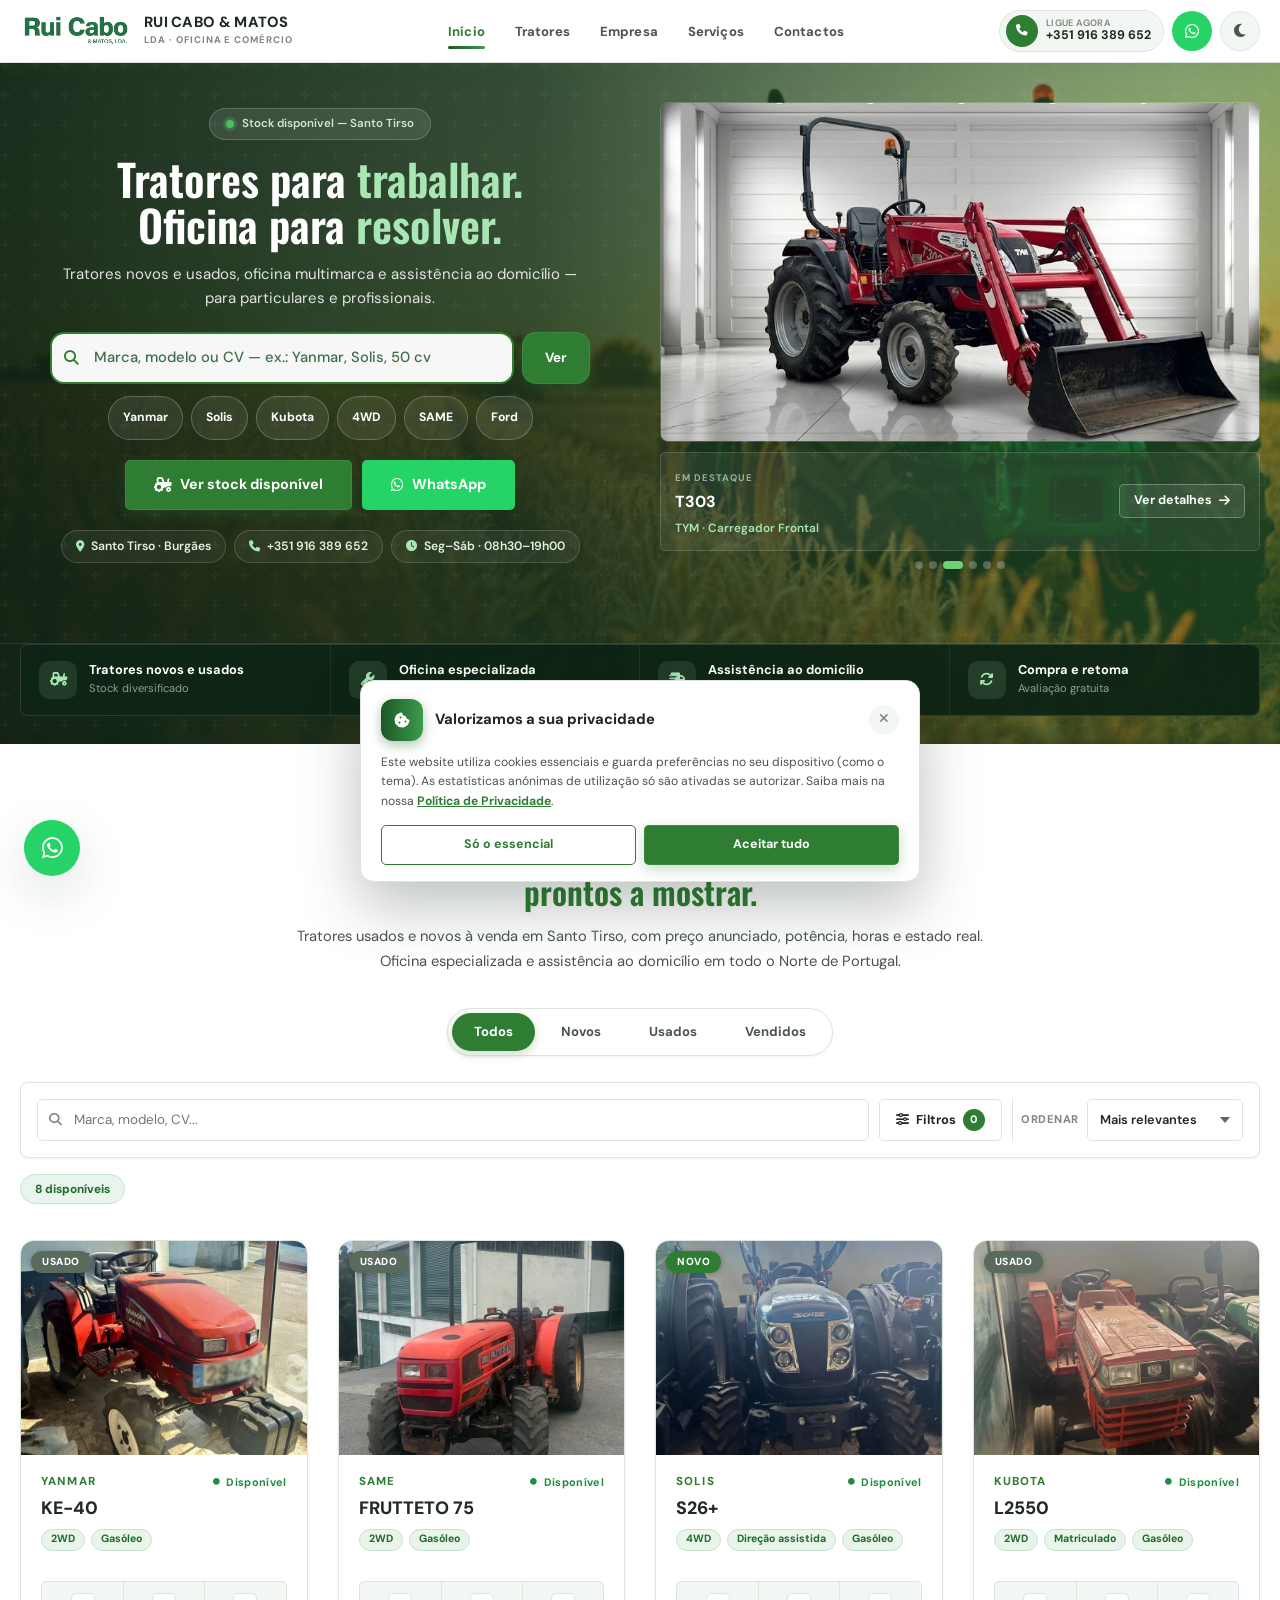
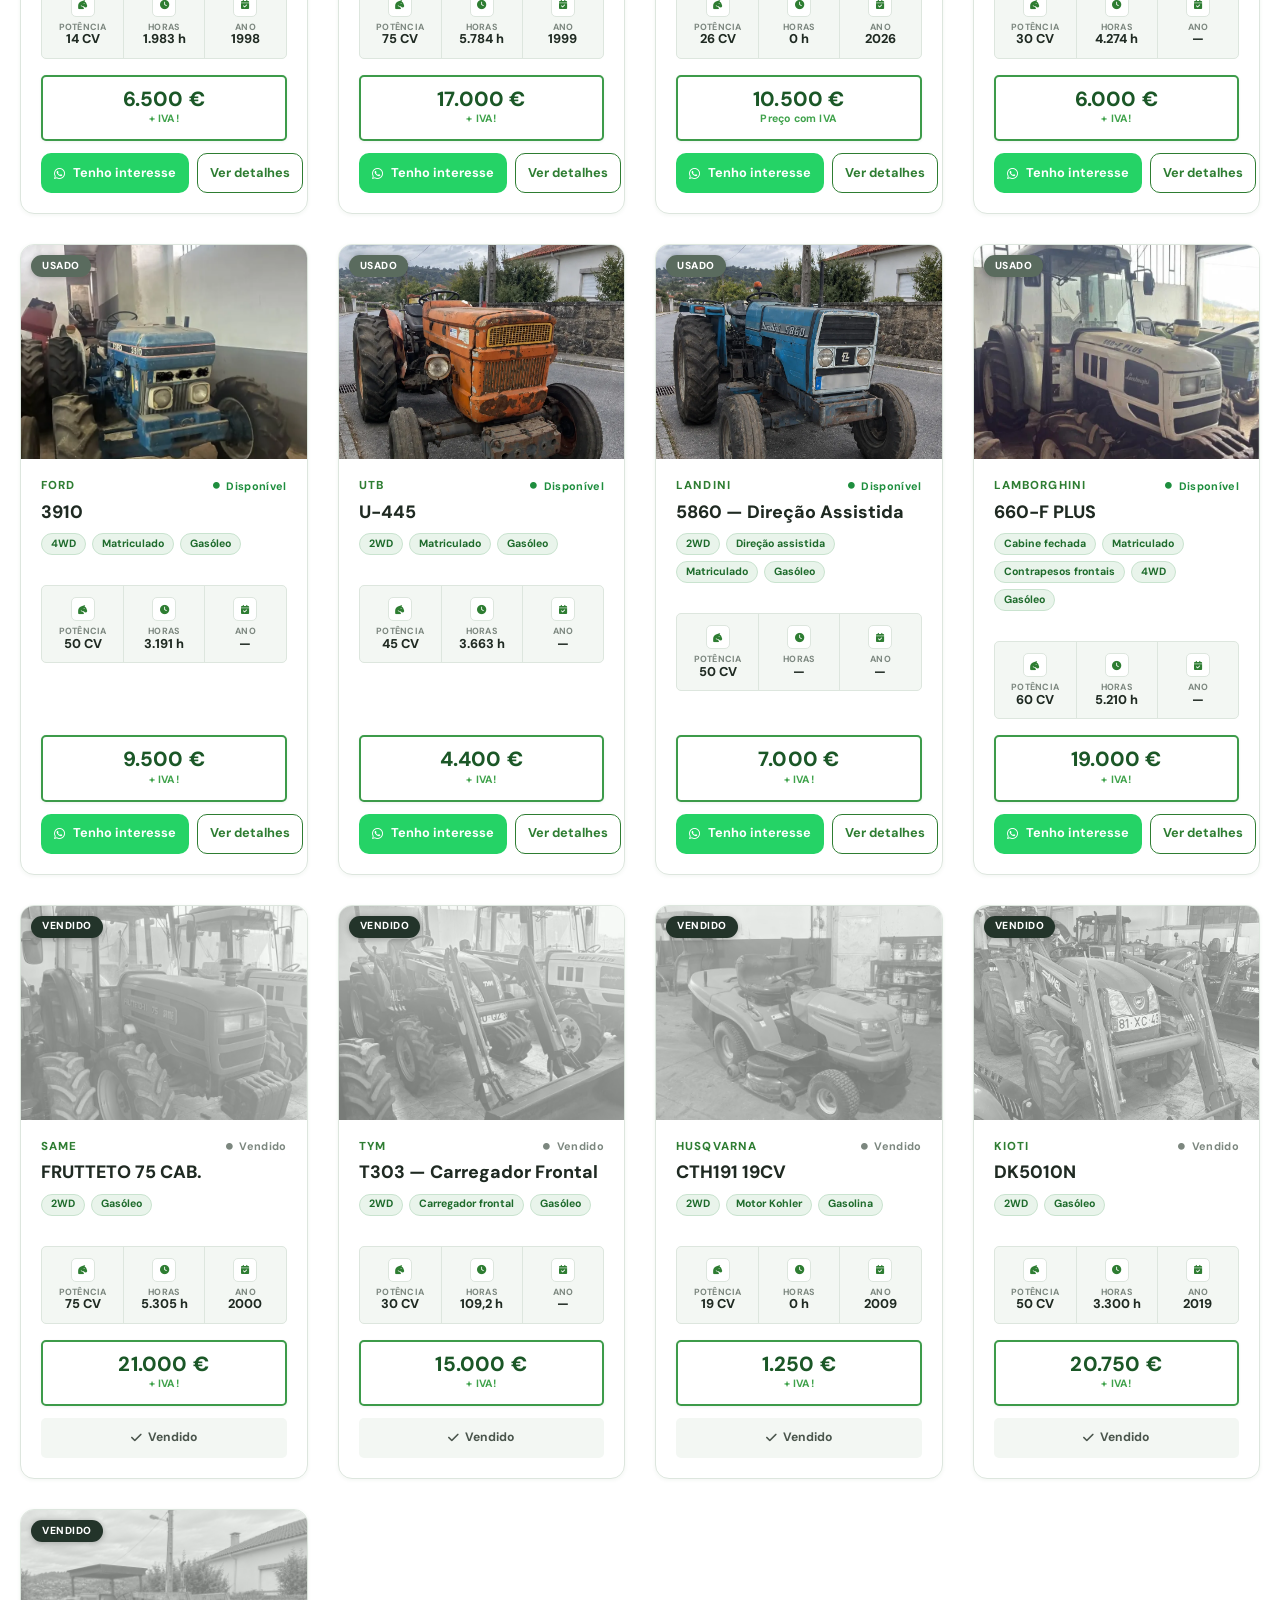
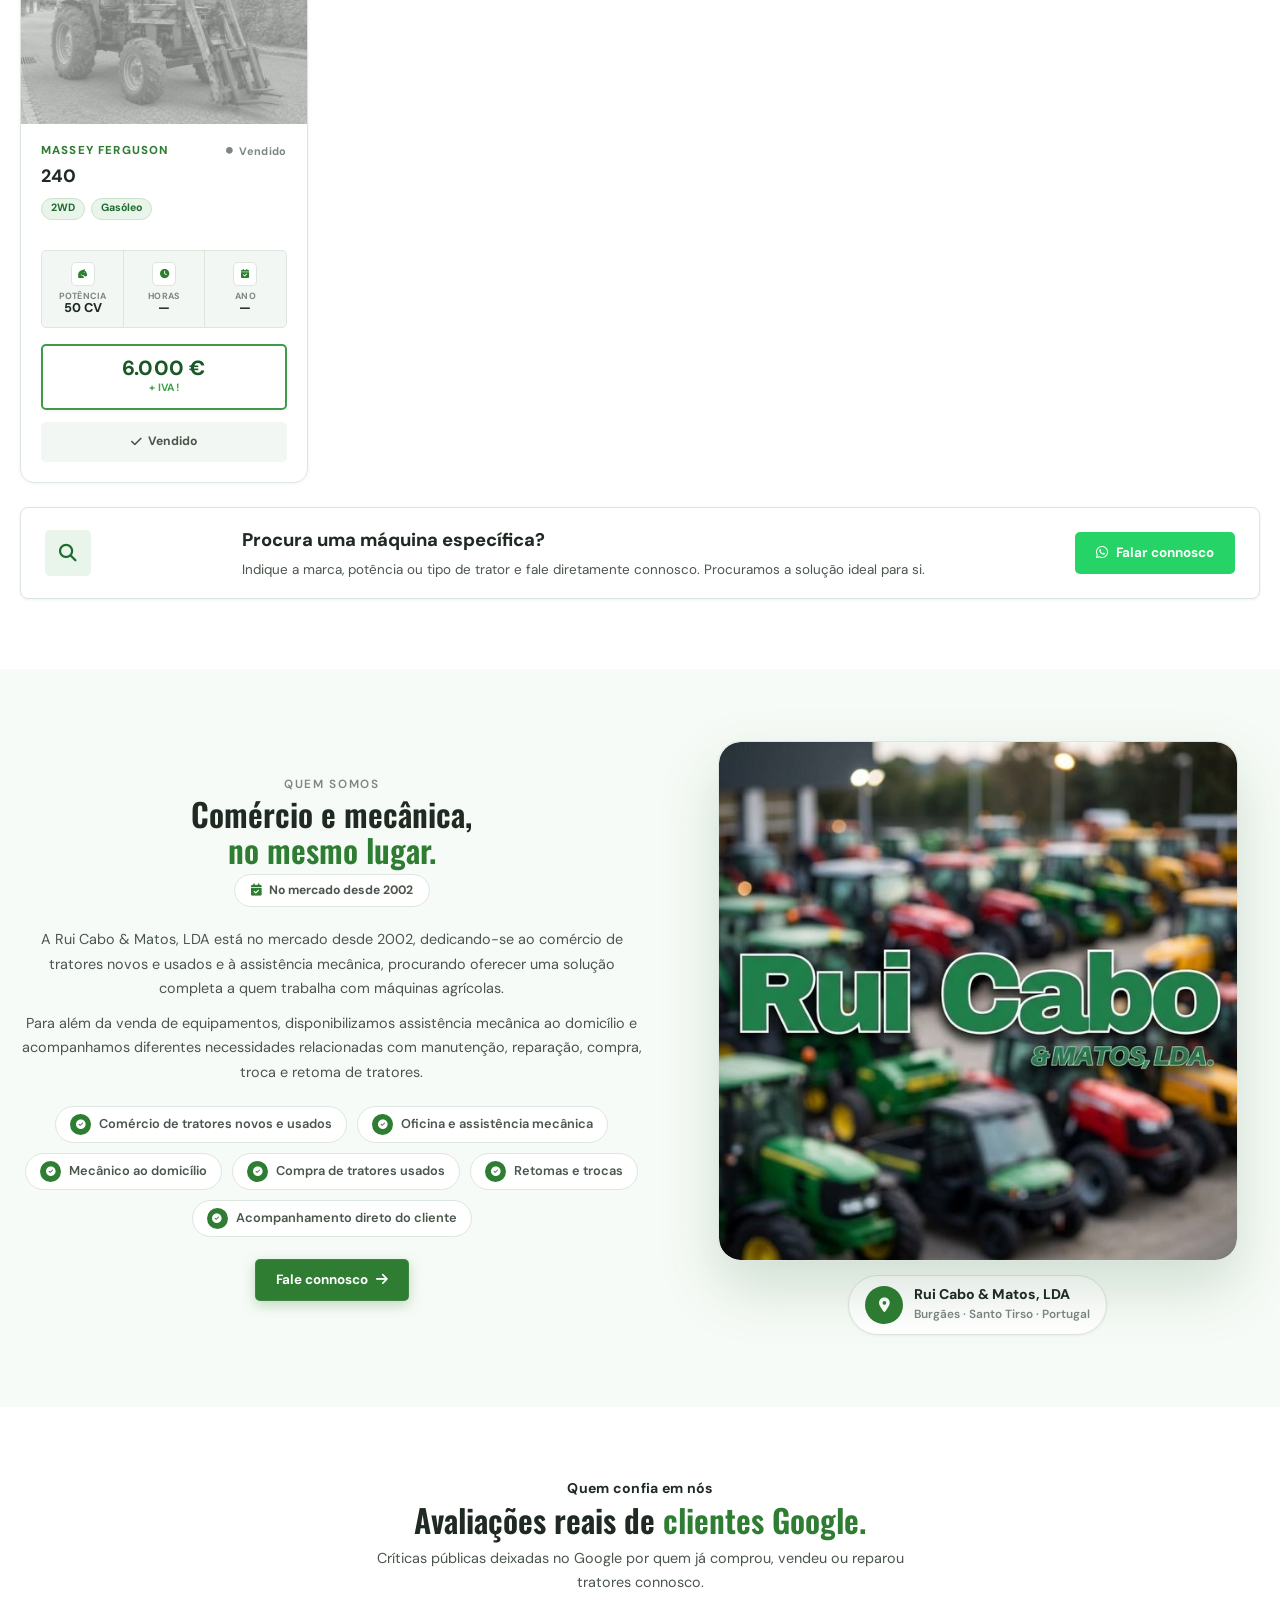
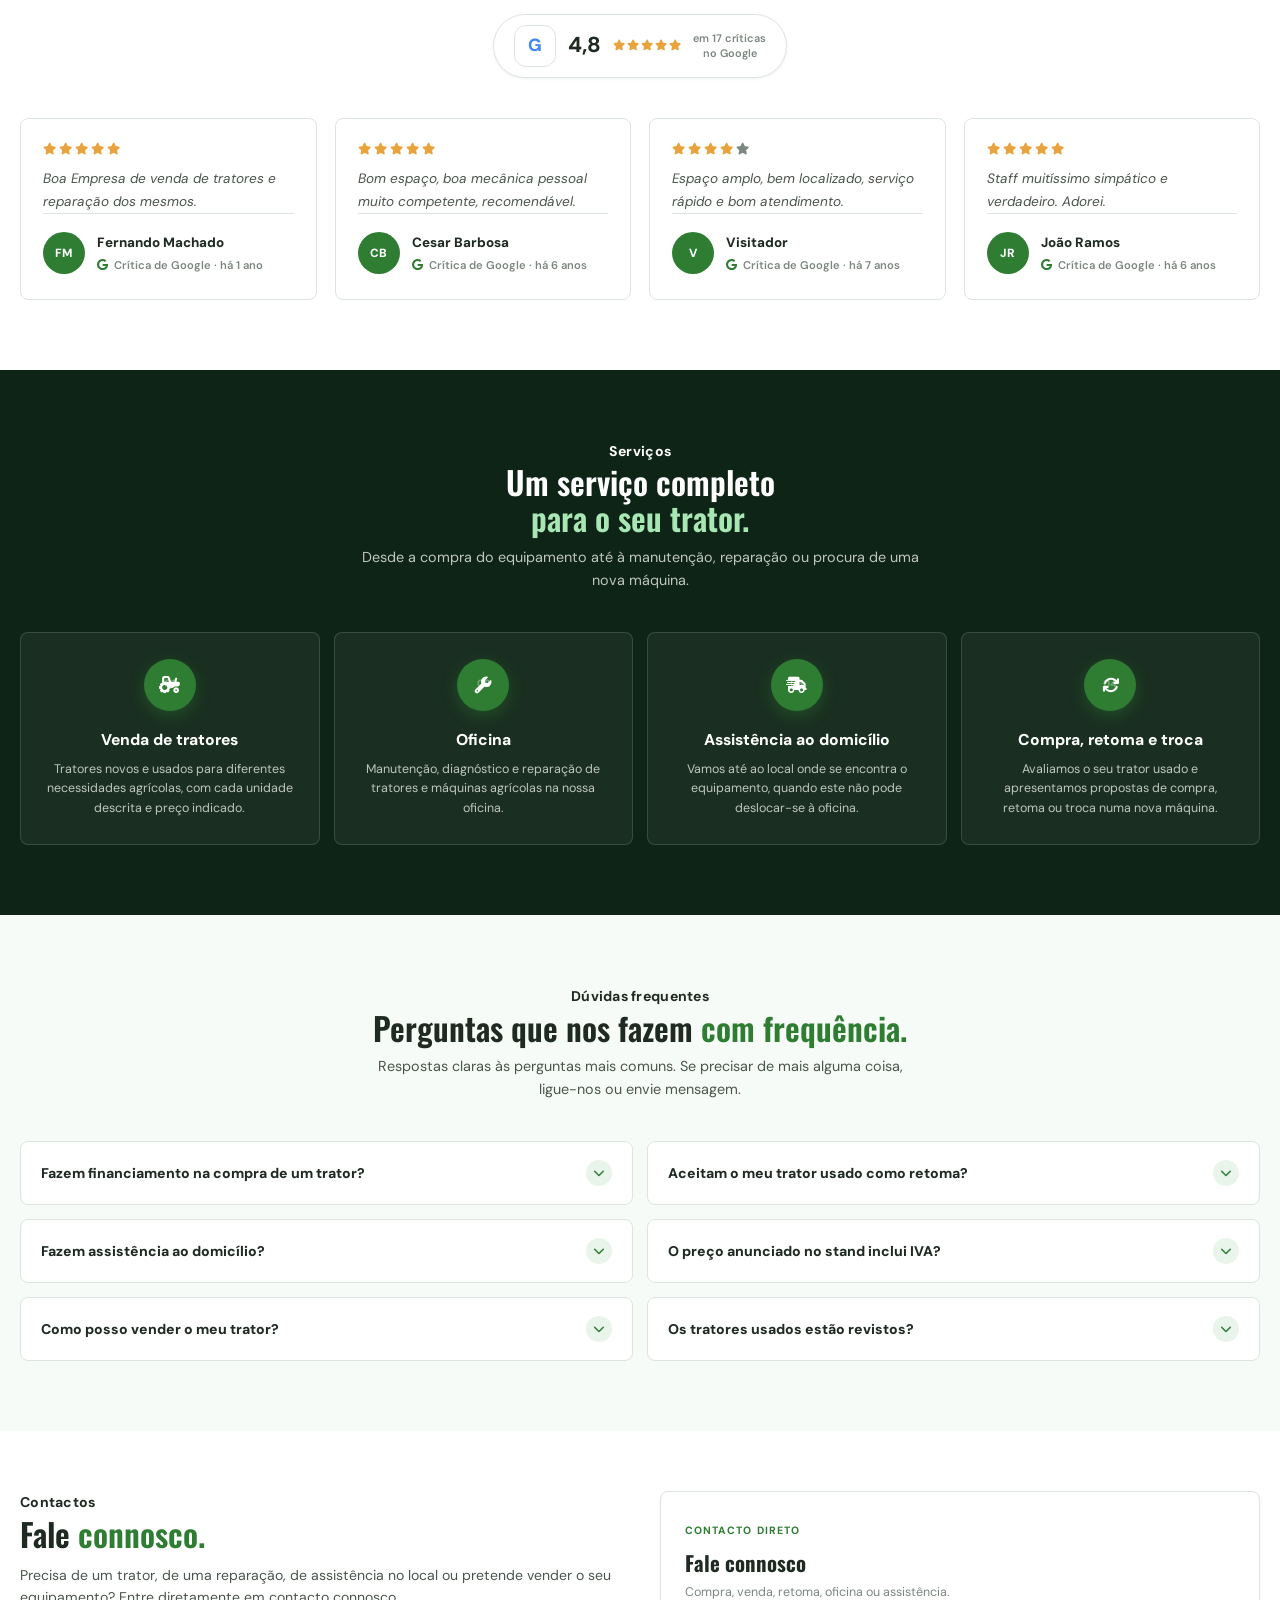
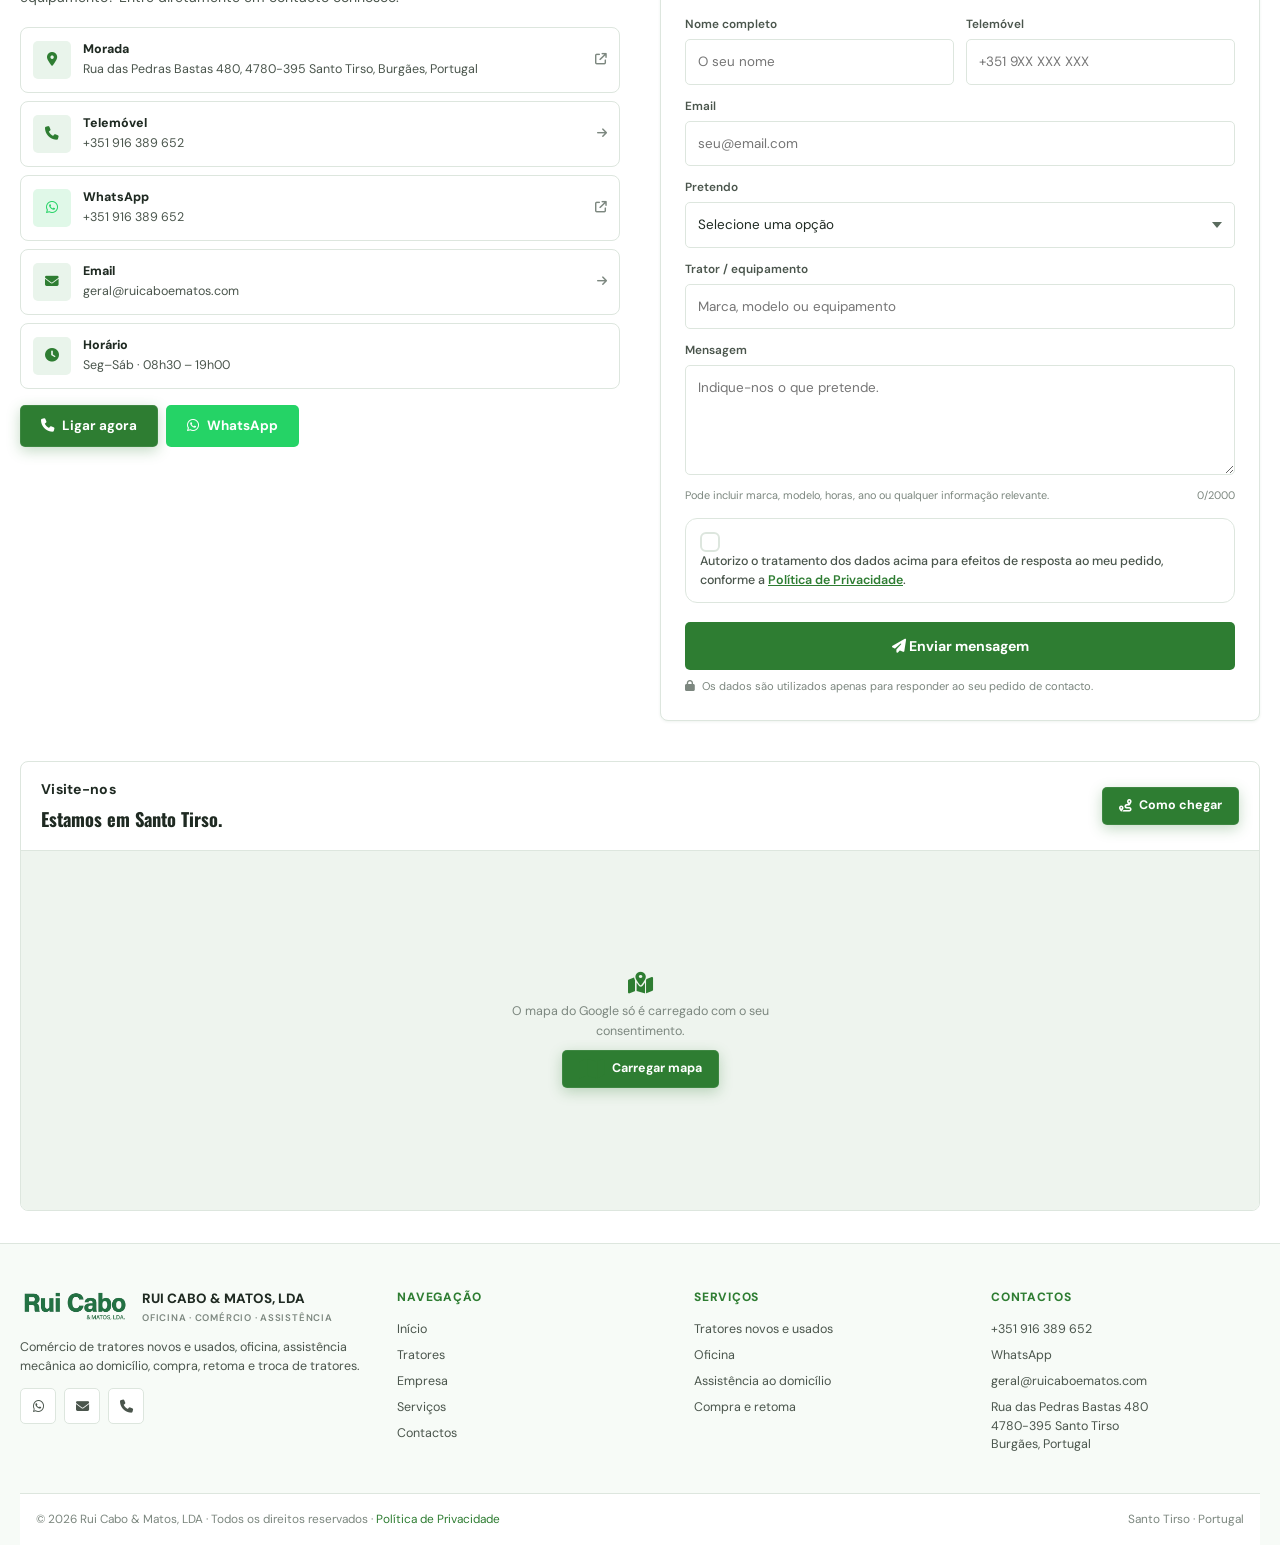
<file: index.html>
﻿<!DOCTYPE html>
<html lang="pt-PT">
<head>
    <meta charset="UTF-8">
    <meta name="viewport" content="width=device-width, initial-scale=1.0, viewport-fit=cover">
    <title>Tratores Novos e Usados em Santo Tirso | Rui Cabo & Matos</title>
    <meta name="description" content="Compra e venda de tratores novos e usados em Santo Tirso. Oficina multimarca, assistência ao domicílio, retoma e troca de tratores. Cada máquina com preço anunciado, potência, horas e estado real.">
    <meta name="keywords" content="tratores novos e usados, tratores usados Santo Tirso, venda de tratores, trator usado, comprar trator, tratores agrícolas, oficina de tratores, assistência ao domicílio, retoma de tratores, troca de tratores, assistência tratores, mecânico de tratores, Rui Cabo Matos">
    <meta name="geo.region" content="PT-13">
    <meta name="geo.placename" content="Santo Tirso">
    <meta name="geo.position" content="41.3225;-8.4773">
    <meta name="ICBM" content="41.3225, -8.4773">
    <script type="application/ld+json">
    {
        "@context": "https://schema.org",
        "@type": "FAQPage",
        "mainEntity": [
            {
                "@type": "Question",
                "name": "Fazem financiamento na compra de um trator?",
                "acceptedAnswer": { "@type": "Answer", "text": "Acompanhamos o cliente em todo o processo de compra e, no momento do contacto, apresentamos as condições disponíveis para a sua situação específica." }
            },
            {
                "@type": "Question",
                "name": "Aceitam o meu trator usado como retoma?",
                "acceptedAnswer": { "@type": "Answer", "text": "Sim. Avaliamos gratuitamente o seu equipamento e apresentamos uma proposta de retoma ou troca na aquisição de outra máquina." }
            },
            {
                "@type": "Question",
                "name": "Fazem assistência ao domicílio?",
                "acceptedAnswer": { "@type": "Answer", "text": "Sim. Se o trator não puder deslocar-se, a nossa equipa desloca-se ao local com as ferramentas e o conhecimento necessários." }
            },
            {
                "@type": "Question",
                "name": "O preço anunciado no stand inclui IVA?",
                "acceptedAnswer": { "@type": "Answer", "text": "Cada anúncio indica o IVA aplicável junto ao valor. Confirme sempre as condições de pagamento e cedência no momento do contacto." }
            },
            {
                "@type": "Question",
                "name": "Como posso vender o meu trator?",
                "acceptedAnswer": { "@type": "Answer", "text": "Envie-nos a marca, modelo, ano, horas e fotografias por WhatsApp, email ou formulário. Depois entramos em contacto consigo para apresentar a avaliação." }
            },
            {
                "@type": "Question",
                "name": "Os tratores usados estão revistos?",
                "acceptedAnswer": { "@type": "Answer", "text": "Todos os equipamentos em stock passam por revisão e verificação na nossa oficina antes de serem anunciados. Conheça o estado de cada máquina no anúncio ou contacte-nos." }
            }
        ]
    }
    </script>
    <meta name="robots" content="index, follow">
    <meta name="theme-color" content="#2E7D32">
    <meta name="author" content="Rui Cabo & Matos, LDA">
    <link rel="icon" type="image/png" href="favicon.png">
    <meta name="google-site-verification" content="zK9IBZV2TPg_5cLbYO3xtSV2w-gO60DWNLj7bAYpCrc">
    <link rel="canonical" href="https://ruicaboematos.pt/">
    <meta property="og:type" content="website">
    <meta property="og:locale" content="pt_PT">
    <meta property="og:site_name" content="Rui Cabo & Matos, LDA">
    <meta property="og:title" content="Rui Cabo & Matos | Oficina e Comércio de Tratores">
    <meta property="og:description" content="Tratores novos e usados, oficina, assistência mecânica ao domicílio, retomas, trocas e compra de tratores.">
    <meta property="og:url" content="https://ruicaboematos.pt/">
    <meta property="og:image" content="https://ruicaboematos.pt/solis_novo.webp">
    <meta property="og:image:alt" content="Rui Cabo & Matos - Tratores e Equipamentos Agrícolas">
    <meta property="og:image:width" content="1200">
    <meta property="og:image:height" content="630">
    <meta name="twitter:card" content="summary_large_image">
    <meta name="twitter:title" content="Rui Cabo & Matos | Oficina e Comércio de Tratores">
    <meta name="twitter:description" content="Tratores novos e usados, oficina, assistência mecânica ao domicílio, retomas, trocas e compra de tratores.">
    <meta name="twitter:image" content="https://ruicaboematos.pt/solis_novo.webp">
    <link rel="preconnect" href="https://fonts.googleapis.com">
    <link rel="preconnect" href="https://fonts.gstatic.com" crossorigin>
    <link href="https://fonts.googleapis.com/css2?family=DM+Sans:ital,opsz,wght@0,9..40,400;0,9..40,500;0,9..40,600;0,9..40,700;0,9..40,800;1,9..40,400&family=Oswald:wght@400;500;600;700&display=swap" rel="stylesheet">
    <link rel="stylesheet" href="https://cdnjs.cloudflare.com/ajax/libs/font-awesome/6.5.0/css/all.min.css">
    <script>(function(){var t="light";try{var s=localStorage.getItem("rcm-theme-v2");if(s==="dark")t="dark";}catch(e){}document.documentElement.setAttribute("data-theme",t);})();</script>
    <link rel="stylesheet" href="style.css">
    <script type="application/ld+json">
    {
        "@context": "https://schema.org",
        "@type": "AutomotiveBusiness",
        "name": "Rui Cabo & Matos, LDA",
        "url": "https://ruicaboematos.pt/",
        "telephone": "+351916389652",
        "email": "geral@ruicaboematos.com",
        "description": "Oficina e comércio de tratores, tratores novos e usados, assistência mecânica ao domicílio, retomas, trocas e compra de tratores.",
        "address": {
            "@type": "PostalAddress",
            "streetAddress": "Rua das Pedras Bastas 480",
            "postalCode": "4780-395",
            "addressLocality": "Burgães",
            "addressRegion": "Santo Tirso",
            "addressCountry": "PT"
        },
        "openingHours": ["Mo-Sa 08:30-19:00"],
        "geo": {
            "@type": "GeoCoordinates",
            "latitude": 41.3225,
            "longitude": -8.4773
        },
        "hasMap": "https://www.google.com/maps/search/?api=1&query=Rui+Cabo+e+Matos+Santo+Tirso",
        "priceRange": "€€",
        "currenciesAccepted": "EUR",
        "areaServed": { "@type": "Country", "name": "Portugal" },
        "aggregateRating": {
            "@type": "AggregateRating",
            "ratingValue": "4.8",
            "bestRating": "5",
            "reviewCount": "17"
        },
        "review": [
            {
                "@type": "Review",
                "author": { "@type": "Person", "name": "Fernando Machado" },
                "reviewRating": { "@type": "Rating", "ratingValue": "5" },
                "reviewBody": "Boa Empresa de venda de tratores e reparação dos mesmos."
            },
            {
                "@type": "Review",
                "author": { "@type": "Person", "name": "Cesar Barbosa" },
                "reviewRating": { "@type": "Rating", "ratingValue": "5" },
                "reviewBody": "Bom espaço, boa mecânica pessoal muito competente, recomendável."
            },
            {
                "@type": "Review",
                "author": { "@type": "Person", "name": "Visitador" },
                "reviewRating": { "@type": "Rating", "ratingValue": "4" },
                "reviewBody": "Espaço amplo, bem localizado, serviço rápido e bom atendimento."
            },
            {
                "@type": "Review",
                "author": { "@type": "Person", "name": "João Ramos" },
                "reviewRating": { "@type": "Rating", "ratingValue": "5" },
                "reviewBody": "Staff muito simpático e verdadeiro."
            }
        ]
    }
    </script>
</head>
<body>

<a class="skip-link" href="#inicio">Saltar para o conteúdo</a>

<!-- HEADER -->
<header id="mainHeader">
    <div class="header-wrap">
        <div class="container header-inner">
            <a href="#inicio" class="logo" aria-label="Rui Cabo & Matos, LDA">
                <div class="logo-mark">
                    <img src="logotipo.png" alt="Rui Cabo & Matos, LDA" onerror="this.style.display='none';this.parentElement.classList.add('no-logo');">
                    <span class="logo-icon"><i class="fas fa-tractor"></i></span>
                </div>
                <div class="logo-name">
                    <strong>RUI CABO &amp; MATOS</strong>
                    <small>LDA · Oficina e Comércio</small>
                </div>
            </a>
            <nav id="mainNav" aria-label="Navegação principal">
                <ul>
                    <li><a href="#inicio" class="nav-link active">Início</a></li>
                    <li><a href="#tratores" class="nav-link">Tratores</a></li>
                    <li><a href="#empresa" class="nav-link">Empresa</a></li>
                    <li><a href="#servicos" class="nav-link">Serviços</a></li>
                    <li><a href="#contactos" class="nav-link">Contactos</a></li>
                </ul>
            </nav>
            <div class="header-actions">
                <a href="tel:+351916389652" class="hdr-phone">
                    <i class="fas fa-phone"></i>
                    <span class="hdr-phone-text">
                        <small>Ligue agora</small>
                        <strong>+351 916 389 652</strong>
                    </span>
                </a>
                <a href="https://wa.me/351916389652?text=Ol%C3%A1!%20Estou%20a%20enviar-lhe%20mensagem%20pois%20vi%20um%20an%C3%BAncio%20no%20website%20da%20Rui%20Cabo%20%26%20Matos.%20Gostaria%20de%20obter%20mais%20informa%C3%A7%C3%B5es." target="_blank" rel="noopener noreferrer" class="hdr-wa">
                    <i class="fab fa-whatsapp"></i>
                </a>
                <button class="theme-toggle" id="themeToggle" type="button" aria-label="Alternar tema claro/escuro" aria-pressed="false">
                    <i class="fas fa-moon"></i>
                </button>
                <button class="mobile-menu-btn" id="mobileMenuBtn" type="button" aria-label="Abrir menu" aria-expanded="false">
                    <i class="fas fa-bars"></i>
                </button>
            </div>
        </div>
    </div>
</header>

<!-- HERO -->
<section class="hero" id="inicio">
    <div class="hero-bg">
        <div class="hero-overlay"></div>
    </div>
    <div class="container hero-layout">
        <div class="hero-content">
            <div class="hero-badge">
                <span class="pulse-dot"></span>
                Stock disponível — Santo Tirso
            </div>
            <h1 class="hero-title">
                Tratores para <em>trabalhar.</em><br>
                Oficina para <em>resolver.</em>
            </h1>
            <p class="hero-desc">
                Tratores novos e usados, oficina multimarca e assistência ao domicílio — para particulares e profissionais.
            </p>
            <form class="hero-search" id="heroSearchForm" role="search" aria-label="Pesquisar tratores em stock">
                <div class="hero-search-row">
                    <div class="hero-search-field">
                        <i class="fas fa-search" aria-hidden="true"></i>
                        <input type="search" id="heroSearchInput" placeholder="Marca, modelo ou CV — ex.: Yanmar, Solis, 50 cv" autocomplete="off" aria-label="Pesquisar por marca, modelo ou potência">
                    </div>
                    <button type="submit" class="btn btn-primary">Ver</button>
                </div>
                <div class="hero-search-tabs" aria-label="Pesquisas rápidas">
                    <button type="button" class="hero-search-tab" data-q="yanmar">Yanmar</button>
                    <button type="button" class="hero-search-tab" data-q="solis">Solis</button>
                    <button type="button" class="hero-search-tab" data-q="kubota">Kubota</button>
                    <button type="button" class="hero-search-tab" data-q="4WD">4WD</button>
                    <button type="button" class="hero-search-tab" data-q="same">SAME</button>
                    <button type="button" class="hero-search-tab" data-q="ford">Ford</button>
                </div>
            </form>
            <div class="hero-buttons">
                <a href="#tratores" class="btn btn-primary btn-lg">
                    <i class="fas fa-tractor"></i>
                    Ver stock disponível
                </a>
                <a href="https://wa.me/351916389652?text=Ol%C3%A1!%20Estou%20a%20enviar-lhe%20mensagem%20pois%20vi%20um%20an%C3%BAncio%20no%20website%20da%20Rui%20Cabo%20%26%20Matos.%20Gostaria%20de%20obter%20mais%20informa%C3%A7%C3%B5es." target="_blank" rel="noopener noreferrer" class="btn btn-whatsapp btn-lg">
                    <i class="fab fa-whatsapp"></i>
                    WhatsApp
                </a>
            </div>
            <div class="hero-meta">
                <div class="hero-meta-item">
                    <i class="fas fa-location-dot"></i>
                    <span>Santo Tirso · Burgães</span>
                </div>
                <div class="hero-meta-item">
                    <i class="fas fa-phone"></i>
                    <span>+351 916 389 652</span>
                </div>
                <div class="hero-meta-item">
                    <i class="fas fa-clock"></i>
                    <span>Seg–Sáb · 08h30–19h00</span>
                </div>
            </div>
        </div>
        <div class="hero-gallery-column">
            <div class="hero-gallery" id="heroGallery">
                <div class="hero-gallery-item active" data-index="0" data-tractor-id="1">

                    <img src="yanmar_ai.png" alt="Yanmar KE-40">
                </div>
                <div class="hero-gallery-item" data-index="1" data-tractor-id="2">
                    <img src="SAME_AI.JPG" alt="SAME Frutteto 75">
                </div>
                <div class="hero-gallery-item" data-index="2" data-tractor-id="4">
                    <img src="TYM_AI.JPG" alt="TYM T303 com carregador frontal">
                </div>
                <div class="hero-gallery-item" data-index="3" data-tractor-id="5">
                    <img src="SOLIS_AI.JPG" alt="Solis S26+">
                </div>
                <div class="hero-gallery-item" data-index="4" data-tractor-id="3">
                    <img src="SAME_AI_VENDIDO.jpg" alt="SAME FRUTTETO 75">
                </div>
                <div class="hero-gallery-item" data-index="5" data-tractor-id="8">
                    <img src="FORD_AI.JPG" alt="Ford 3910">
                </div>
            </div>
            <div class="hero-gallery-info">
                <div class="gallery-info-inner">
                    <span class="gallery-info-label">EM DESTAQUE</span>
                    <strong id="heroGalleryModel">T303</strong>
                    <small id="heroGalleryBrand">TYM · Carregador Frontal</small>
                </div>
                <button class="gallery-info-btn" id="heroGalleryOpen" type="button">
                    Ver detalhes <i class="fas fa-arrow-right"></i>
                </button>
            </div>
            <div class="gallery-dots" id="galleryDots"></div>
        </div>
    </div>
    <div class="hero-trust-bar">
        <div class="container">
            <div class="trust-grid">
                <div class="trust-item">
                    <div class="trust-icon"><i class="fas fa-tractor"></i></div>
                    <div><strong>Tratores novos e usados</strong><span>Stock diversificado</span></div>
                </div>
                <div class="trust-item">
                    <div class="trust-icon"><i class="fas fa-wrench"></i></div>
                    <div><strong>Oficina especializada</strong><span>Reparação multimarcas</span></div>
                </div>
                <div class="trust-item">
                    <div class="trust-icon"><i class="fas fa-truck-fast"></i></div>
                    <div><strong>Assistência ao domicílio</strong><span>Vamos até ao local</span></div>
                </div>
                <div class="trust-item">
                    <div class="trust-icon"><i class="fas fa-arrows-rotate"></i></div>
                    <div><strong>Compra e retoma</strong><span>Avaliação gratuita</span></div>
                </div>
            </div>
        </div>
    </div>
</section>

<!-- STOCK -->
<section class="stand-section" id="tratores">
    <div class="container">
        <div class="stand-head">
            <span class="section-label">Stock disponível</span>
            <h2 class="section-title">Tratores novos e usados,<br><em>prontos a mostrar.</em></h2>
            <span class="sec-line"></span>
            <p class="stand-sub">Tratores usados e novos à venda em Santo Tirso, com preço anunciado, potência, horas e estado real. Oficina especializada e assistência ao domicílio em todo o Norte de Portugal.</p>
        </div>
        <div class="stand-tabs" role="tablist" aria-label="Filtrar por estado">
            <button class="stand-tab active" type="button" data-tab="todos" role="tab" aria-selected="true">Todos</button>
            <button class="stand-tab" type="button" data-tab="novos" role="tab" aria-selected="false">Novos</button>
            <button class="stand-tab" type="button" data-tab="usados" role="tab" aria-selected="false">Usados</button>
            <button class="stand-tab" type="button" data-tab="vendidos" role="tab" aria-selected="false">Vendidos</button>
        </div>
        <div class="stand-toolbar">
            <div class="search-box">
                <i class="fas fa-search"></i>
                <input type="search" id="searchInput" placeholder="Marca, modelo, CV..." autocomplete="off" aria-label="Pesquisar tratores">
            </div>
            <button class="filter-open-btn" id="filterOpenBtn" type="button">
                <i class="fas fa-sliders"></i> Filtros
                <span class="filter-count" id="filterCount">0</span>
            </button>
            <button class="clear-filters" id="clearFilters" type="button">Limpar</button>
            <div class="toolbar-sort">
                <label for="sortSelect">Ordenar</label>
                <select id="sortSelect" aria-label="Ordenar stock">
                    <option value="featured">Mais relevantes</option>
                    <option value="priceAsc">Preço: mais baixo</option>
                    <option value="priceDesc">Preço: mais alto</option>
                    <option value="powerDesc">Potência: maior</option>
                    <option value="hoursAsc">Menos horas</option>
                    <option value="yearDesc">Mais recentes</option>
                </select>
            </div>
        </div>
        <div class="stand-status">
            <span class="results-count" id="resultsCount" aria-live="polite">0 disponíveis</span>
            <div class="active-filters" id="activeFilters"></div>
        </div>
        <div class="tractors-grid" id="tractorsGrid"></div>
        <div class="stock-cta">
            <div class="cta-banner-inner">
                <div class="cta-banner-icon"><i class="fas fa-magnifying-glass"></i></div>
                <div class="cta-banner-text">
                    <h3>Procura uma máquina específica?</h3>
                    <p>Indique a marca, potência ou tipo de trator e fale diretamente connosco. Procuramos a solução ideal para si.</p>
                </div>
                <a href="https://wa.me/351916389652?text=Ol%C3%A1!%20Estou%20a%20enviar-lhe%20mensagem%20pois%20vi%20um%20an%C3%BAncio%20no%20website%20da%20Rui%20Cabo%20%26%20Matos.%20Procuro%20uma%20m%C3%A1quina%20com%20determinadas%20caracter%C3%ADsticas%20e%20gostaria%20de%20saber%20se%20t%C3%AAm%20alguma%20op%C3%A7%C3%A3o%20dispon%C3%ADvel." target="_blank" rel="noopener noreferrer" class="btn btn-whatsapp">
                    <i class="fab fa-whatsapp"></i> Falar connosco
                </a>
            </div>
        </div>
    </div>
</section>

<!-- EMPRESA -->
<section class="about" id="empresa">
    <div class="container">
        <div class="about-split">
            <div class="about-text">
                <span class="section-label">Quem somos</span>
                <h2 class="section-title">Comércio e mecânica,<br><em>no mesmo lugar.</em></h2>
                <span class="sec-line"></span>
                <div class="about-since"><i class="fas fa-calendar-check"></i> No mercado desde 2002</div>
                <p>
                    A Rui Cabo &amp; Matos, LDA está no mercado desde 2002, dedicando-se ao comércio de tratores novos e usados e à assistência mecânica, procurando oferecer uma solução completa a quem trabalha com máquinas agrícolas.
                </p>
                <p>
                    Para além da venda de equipamentos, disponibilizamos assistência mecânica ao domicílio e acompanhamos diferentes necessidades relacionadas com manutenção, reparação, compra, troca e retoma de tratores.
                </p>
                <ul class="about-list">
                    <li><i class="fas fa-check-circle"></i> Comércio de tratores novos e usados</li>
                    <li><i class="fas fa-check-circle"></i> Oficina e assistência mecânica</li>
                    <li><i class="fas fa-check-circle"></i> Mecânico ao domicílio</li>
                    <li><i class="fas fa-check-circle"></i> Compra de tratores usados</li>
                    <li><i class="fas fa-check-circle"></i> Retomas e trocas</li>
                    <li><i class="fas fa-check-circle"></i> Acompanhamento direto do cliente</li>
                </ul>
                <a href="#contactos" class="btn btn-primary">
                    Fale connosco <i class="fas fa-arrow-right"></i>
                </a>
            </div>
            <div class="about-visual">
                <div class="about-frame">
                    <img src="logotipo.jpg" alt="Trator Solis S26+ novo em exposição na Rui Cabo & Matos, em Santo Tirso" width="960" height="720" loading="lazy" decoding="async">
                </div>
                <div class="about-caption">
                    <div class="about-caption-icon"><i class="fas fa-location-dot"></i></div>
                    <div>
                        <strong>Rui Cabo &amp; Matos, LDA</strong>
                        <span>Burgães · Santo Tirso · Portugal</span>
                    </div>
                </div>
            </div>
        </div>
    </div>
</section>

<!-- TESTEMUNHOS -->
<section class="testimonials">
    <div class="container">
        <div class="section-header">
            <span class="section-label">Quem confia em nós</span>
            <h2 class="section-title">Avaliações reais de <em>clientes Google.</em></h2>
            <span class="sec-line"></span>
            <p class="section-subtitle">Críticas públicas deixadas no Google por quem já comprou, vendeu ou reparou tratores connosco.</p>
            <div class="rating-summary">
                <span class="rating-badge">G</span>
                <span class="rating-value">4,8</span>
                <span class="rating-stars"><i class="fas fa-star"></i><i class="fas fa-star"></i><i class="fas fa-star"></i><i class="fas fa-star"></i><i class="fas fa-star"></i></span>
                <small>em 17 críticas<br>no Google</small>
            </div>
        </div>
        <div class="testimonials-grid">
            <article class="testimonial-card">
                <div class="testimonial-stars" aria-label="5 de 5 estrelas"><i class="fas fa-star"></i><i class="fas fa-star"></i><i class="fas fa-star"></i><i class="fas fa-star"></i><i class="fas fa-star"></i></div>
                <p class="testimonial-quote">Boa Empresa de venda de tratores e reparação dos mesmos.</p>
                <div class="testimonial-author">
                    <div class="testimonial-avatar">FM</div>
                    <div>
                        <strong>Fernando Machado</strong>
                        <span class="testimonial-meta"><i class="fab fa-google"></i> Crítica de Google · há 1 ano</span>
                    </div>
                </div>
            </article>
            <article class="testimonial-card">
                <div class="testimonial-stars" aria-label="5 de 5 estrelas"><i class="fas fa-star"></i><i class="fas fa-star"></i><i class="fas fa-star"></i><i class="fas fa-star"></i><i class="fas fa-star"></i></div>
                <p class="testimonial-quote">Bom espaço, boa mecânica pessoal muito competente, recomendável.</p>
                <div class="testimonial-author">
                    <div class="testimonial-avatar">CB</div>
                    <div>
                        <strong>Cesar Barbosa</strong>
                        <span class="testimonial-meta"><i class="fab fa-google"></i> Crítica de Google · há 6 anos</span>
                    </div>
                </div>
            </article>
            <article class="testimonial-card">
                <div class="testimonial-stars" aria-label="4 de 5 estrelas"><i class="fas fa-star"></i><i class="fas fa-star"></i><i class="fas fa-star"></i><i class="fas fa-star"></i><i class="fas fa-star star-empty"></i></div>
                <p class="testimonial-quote">Espaço amplo, bem localizado, serviço rápido e bom atendimento.</p>
                <div class="testimonial-author">
                    <div class="testimonial-avatar">V</div>
                    <div>
                        <strong>Visitador</strong>
                        <span class="testimonial-meta"><i class="fab fa-google"></i> Crítica de Google · há 7 anos</span>
                    </div>
                </div>
            </article>
            <article class="testimonial-card">
                <div class="testimonial-stars" aria-label="5 de 5 estrelas"><i class="fas fa-star"></i><i class="fas fa-star"></i><i class="fas fa-star"></i><i class="fas fa-star"></i><i class="fas fa-star"></i></div>
                <p class="testimonial-quote">Staff muitíssimo simpático e verdadeiro. Adorei.</p>
                <div class="testimonial-author">
                    <div class="testimonial-avatar">JR</div>
                    <div>
                        <strong>João Ramos</strong>
                        <span class="testimonial-meta"><i class="fab fa-google"></i> Crítica de Google · há 6 anos</span>
                    </div>
                </div>
            </article>
        </div>
    </div>
</section>

<!-- SERVIÇOS -->
<section class="services" id="servicos">
    <div class="container">
        <div class="section-header">
            <span class="section-label">Serviços</span>
            <h2 class="section-title">Um serviço completo<br><em>para o seu trator.</em></h2>
            <span class="sec-line"></span>
            <p class="section-subtitle">Desde a compra do equipamento até à manutenção, reparação ou procura de uma nova máquina.</p>
        </div>
        <div class="services-grid">
            <div class="service-card">
                <div class="service-top">
                    <span class="service-num">01</span>
                    <div class="service-icon"><i class="fas fa-tractor"></i></div>
                </div>
                <h4>Venda de tratores</h4>
                <p>Tratores novos e usados para diferentes necessidades agrícolas, com cada unidade descrita e preço indicado.</p>
            </div>
            <div class="service-card">
                <div class="service-top">
                    <span class="service-num">02</span>
                    <div class="service-icon"><i class="fas fa-wrench"></i></div>
                </div>
                <h4>Oficina</h4>
                <p>Manutenção, diagnóstico e reparação de tratores e máquinas agrícolas na nossa oficina.</p>
            </div>
            <div class="service-card">
                <div class="service-top">
                    <span class="service-num">03</span>
                    <div class="service-icon"><i class="fas fa-truck-fast"></i></div>
                </div>
                <h4>Assistência ao domicílio</h4>
                <p>Vamos até ao local onde se encontra o equipamento, quando este não pode deslocar-se à oficina.</p>
            </div>
            <div class="service-card">
                <div class="service-top">
                    <span class="service-num">04</span>
                    <div class="service-icon"><i class="fas fa-arrows-rotate"></i></div>
                </div>
                <h4>Compra, retoma e troca</h4>
                <p>Avaliamos o seu trator usado e apresentamos propostas de compra, retoma ou troca numa nova máquina.</p>
            </div>
        </div>
    </div>
</section>

<!-- FAQ -->
<section class="faq">
    <div class="container">
        <div class="section-header">
            <span class="section-label">Dúvidas frequentes</span>
            <h2 class="section-title">Perguntas que nos fazem <em>com frequência.</em></h2>
            <span class="sec-line"></span>
            <p class="section-subtitle">Respostas claras às perguntas mais comuns. Se precisar de mais alguma coisa, ligue-nos ou envie mensagem.</p>
        </div>
        <div class="faq-grid">
            <details class="faq-item">
                <summary>Fazem financiamento na compra de um trator?</summary>
                <p>Acompanhamos o cliente em todo o processo de compra e, no momento do contacto, apresentamos as condições disponíveis para a sua situação específica.</p>
            </details>
            <details class="faq-item">
                <summary>Aceitam o meu trator usado como retoma?</summary>
                <p>Sim. Avaliamos gratuitamente o seu equipamento e apresentamos uma proposta de retoma ou troca na aquisição de outra máquina.</p>
            </details>
            <details class="faq-item">
                <summary>Fazem assistência ao domicílio?</summary>
                <p>Sim. Se o trator não puder deslocar-se, a nossa equipa desloca-se ao local com as ferramentas e o conhecimento necessários.</p>
            </details>
            <details class="faq-item">
                <summary>O preço anunciado no stand inclui IVA?</summary>
                <p>Cada anúncio indica o IVA aplicável junto ao valor. Confirme sempre as condições de pagamento e cedência no momento do contacto.</p>
            </details>
            <details class="faq-item">
                <summary>Como posso vender o meu trator?</summary>
                <p>Envie-nos a marca, modelo, ano, horas e fotografias por WhatsApp, email ou formulário. Depois entramos em contacto consigo para apresentar a avaliação.</p>
            </details>
            <details class="faq-item">
                <summary>Os tratores usados estão revistos?</summary>
                <p>Todos os equipamentos em stock passam por revisão e verificação na nossa oficina antes de serem anunciados. Conheça o estado de cada máquina no anúncio ou contacte-nos.</p>
            </details>
        </div>
    </div>
</section>

<!-- CONTACTOS -->
<section class="contact" id="contactos">
    <div class="container">
        <div class="contact-layout">
            <div class="contact-info">
                <span class="section-label">Contactos</span>
                <h2 class="section-title">Fale <em>connosco.</em></h2>
                <p class="contact-intro">
                    Precisa de um trator, de uma reparação, de assistência no local ou pretende vender o seu equipamento? Entre diretamente em contacto connosco.
                </p>
                <div class="contact-cards">
                    <a href="https://www.google.com/maps/search/?api=1&query=Rua%20das%20Pedras%20Bastas%20480%2C%204780-395%20Santo%20Tirso" target="_blank" rel="noopener noreferrer" class="contact-card">
                        <div class="contact-card-icon"><i class="fas fa-map-marker-alt"></i></div>
                        <div class="contact-card-body">
                            <strong>Morada</strong>
                            <span>Rua das Pedras Bastas 480, 4780-395 Santo Tirso, Burgães, Portugal</span>
                        </div>
                        <i class="fas fa-arrow-up-right-from-square contact-card-arrow"></i>
                    </a>
                    <a href="tel:+351916389652" class="contact-card">
                        <div class="contact-card-icon"><i class="fas fa-phone"></i></div>
                        <div class="contact-card-body">
                            <strong>Telemóvel</strong>
                            <span>+351 916 389 652</span>
                        </div>
                        <i class="fas fa-arrow-right contact-card-arrow"></i>
                    </a>
                    <a href="https://wa.me/351916389652?text=Ol%C3%A1!%20Estou%20a%20enviar-lhe%20mensagem%20pois%20vi%20um%20an%C3%BAncio%20no%20website%20da%20Rui%20Cabo%20%26%20Matos.%20Gostaria%20de%20obter%20mais%20informa%C3%A7%C3%B5es." target="_blank" rel="noopener noreferrer" class="contact-card">
                        <div class="contact-card-icon wa-icon"><i class="fab fa-whatsapp"></i></div>
                        <div class="contact-card-body">
                            <strong>WhatsApp</strong>
                            <span>+351 916 389 652</span>
                        </div>
                        <i class="fas fa-arrow-up-right-from-square contact-card-arrow"></i>
                    </a>
                    <a href="mailto:geral@ruicaboematos.com?subject=Contacto%20atrav%C3%A9s%20do%20website&body=Ol%C3%A1!%20Estou%20a%20enviar-lhe%20mensagem%20pois%20vi%20um%20an%C3%BAncio%20no%20website%20da%20Rui%20Cabo%20%26%20Matos.%0A%0AGostaria%20de%20entrar%20em%20contacto%20consigo.%0A%0ANome%3A%0ATelem%C3%B3vel%3A%0A%0AMensagem%3A" class="contact-card">
                        <div class="contact-card-icon"><i class="fas fa-envelope"></i></div>
                        <div class="contact-card-body">
                            <strong>Email</strong>
                            <span>geral@ruicaboematos.com</span>
                        </div>
                        <i class="fas fa-arrow-right contact-card-arrow"></i>
                    </a>
                    <div class="contact-card">
                        <div class="contact-card-icon"><i class="fas fa-clock"></i></div>
                        <div class="contact-card-body">
                            <strong>Horário</strong>
                            <span>Seg–Sáb · 08h30 – 19h00</span>
                        </div>
                    </div>
                </div>
                <div class="contact-quick-btns">
                    <a href="tel:+351916389652" class="btn btn-primary"><i class="fas fa-phone"></i> Ligar agora</a>
                    <a href="https://wa.me/351916389652?text=Ol%C3%A1!%20Estou%20a%20enviar-lhe%20mensagem%20pois%20vi%20um%20an%C3%BAncio%20no%20website%20da%20Rui%20Cabo%20%26%20Matos.%20Gostaria%20de%20obter%20mais%20informa%C3%A7%C3%B5es." target="_blank" rel="noopener noreferrer" class="btn btn-whatsapp"><i class="fab fa-whatsapp"></i> WhatsApp</a>
                </div>
            </div>

            <div class="contact-form-wrap">
                <div id="contactFormWrapper">
                    <div class="form-header">
                        <span class="form-label">Contacto direto</span>
                        <h3>Fale connosco</h3>
                        <p>Compra, venda, retoma, oficina ou assistência.</p>
                    </div>
                    <form id="contactForm" method="POST" novalidate>
                        <input type="checkbox" name="botcheck" tabindex="-1" autocomplete="off" class="form-honeypot">
                        <div class="form-row-2">
                            <div class="form-group">
                                <label for="name">Nome completo</label>
                                <input type="text" id="name" name="name" autocomplete="name" required minlength="2" maxlength="100" placeholder="O seu nome">
                                <span class="field-error-msg" id="nameError"></span>
                            </div>
                            <div class="form-group">
                                <label for="phone">Telemóvel</label>
                                <input type="tel" id="phone" name="phone" autocomplete="tel" required minlength="9" maxlength="20" placeholder="+351 9XX XXX XXX">
                                <span class="field-error-msg" id="phoneError"></span>
                            </div>
                        </div>
                        <div class="form-group">
                            <label for="email">Email</label>
                            <input type="email" id="email" name="email" autocomplete="email" required maxlength="150" placeholder="seu@email.com">
                        <span class="field-error-msg" id="emailError"></span>
                        </div>
                        <div class="form-group">
                            <label for="interest">Pretendo</label>
                            <select id="interest" name="interest">
                                <option value="">Selecione uma opção</option>
                                <option value="Comprar trator">Comprar um trator</option>
                                <option value="Vender trator">Vender um trator</option>
                                <option value="Retoma / troca">Retoma / troca</option>
                                <option value="Oficina">Oficina / reparação</option>
                                <option value="Mecânico ao domicílio">Mecânico ao domicílio</option>
                                <option value="Outro assunto">Outro assunto</option>
                            </select>
                        </div>
                        <div class="form-group">
                            <label for="tractorInterest">Trator / equipamento</label>
                            <input type="text" id="tractorInterest" name="tractor_interest" maxlength="150" placeholder="Marca, modelo ou equipamento">
                        </div>
                        <div class="form-group">
                            <label for="message">Mensagem</label>
                            <textarea id="message" name="message" required minlength="5" maxlength="2000" placeholder="Indique-nos o que pretende."></textarea>
                            <span class="field-error-msg" id="messageError"></span>
                            <div class="msg-meta">
                                <small>Pode incluir marca, modelo, horas, ano ou qualquer informação relevante.</small>
                                <small><span id="messageCount">0</span>/2000</small>
                            </div>
                        </div>
                        <div class="form-group form-consent">
                            <label for="consent" class="consent-label">
                                <input type="checkbox" id="consent" name="consent" required>
                                <span class="consent-box" aria-hidden="true"><i class="fas fa-check"></i></span>
                                <span class="consent-text">Autorizo o tratamento dos dados acima para efeitos de resposta ao meu pedido, conforme a <a href="privacidade.html" target="_blank" rel="noopener">Política de Privacidade</a>.</span>
                            </label>
                            <span class="field-error-msg" id="consentError"></span>
                        </div>
                        <div class="form-error" id="formError" role="alert" aria-live="polite" hidden>
                            <i class="fas fa-circle-exclamation"></i>
                            <span>Não foi possível enviar a mensagem.</span>
                        </div>
                        <button type="submit" class="btn btn-submit" id="submitButton">
                            <span class="btn-normal"><i class="fas fa-paper-plane"></i> Enviar mensagem</span>
                            <span class="btn-loading"><i class="fas fa-spinner fa-spin"></i> A enviar...</span>
                        </button>
                        <p class="form-privacy"><i class="fas fa-lock"></i> Os dados são utilizados apenas para responder ao seu pedido de contacto.</p>
                    </form>
                </div>
                <div class="contact-success" id="contactSuccess" hidden>
                    <div class="success-icon"><i class="fas fa-check"></i></div>
                    <span class="success-label">CONTACTO RECEBIDO</span>
                    <h4>Mensagem enviada com sucesso</h4>
                    <p>Obrigado pelo seu contacto. Entraremos em contacto consigo o mais rapidamente possível.</p>
                    <div class="contact-summary" id="contactSummary"></div>
                    <div class="success-btns">
                        <a href="https://wa.me/351916389652?text=Ol%C3%A1!%20Estou%20a%20enviar-lhe%20mensagem%20pois%20vi%20um%20an%C3%BAncio%20no%20website%20da%20Rui%20Cabo%20%26%20Matos.%20Gostaria%20de%20obter%20mais%20informa%C3%A7%C3%B5es." target="_blank" rel="noopener noreferrer" class="btn btn-whatsapp" id="successWhatsapp"><i class="fab fa-whatsapp"></i> Enviar agora por WhatsApp</a>
                        <button class="btn btn-outline" id="newMessageButton" type="button">Enviar outra mensagem</button>
                    </div>
                </div>
            </div>
        </div>
    </div>
    <div class="container">
        <div class="map-section">
            <div class="map-header">
                <div>
                    <span class="section-label">Visite-nos</span>
                    <h3>Estamos em Santo Tirso.</h3>
                </div>
                <a href="https://www.google.com/maps/search/?api=1&query=Rua%20das%20Pedras%20Bastas%20480%2C%204780-395%20Santo%20Tirso" target="_blank" rel="noopener noreferrer" class="btn btn-primary btn-sm">
                    <i class="fas fa-route"></i> Como chegar
                </a>
            </div>
            <div class="map-frame">
                <div class="map-placeholder" id="mapPlaceholder">
                    <i class="fas fa-map-location-dot"></i>
                    <p>O mapa do Google só é carregado com o seu consentimento.</p>
                    <button type="button" class="btn btn-primary btn-sm" id="mapLoadBtn"><i class="fas fa-map"></i> Carregar mapa</button>
                </div>
                <iframe id="mapFrame" data-src="https://www.google.com/maps?q=Rua%20das%20Pedras%20Bastas%20480%2C%204780-395%20Santo%20Tirso&output=embed" loading="lazy" referrerpolicy="no-referrer-when-downgrade" title="Localização Rui Cabo & Matos"></iframe>
            </div>
        </div>
    </div>
</section>

<!-- FOOTER -->
<footer>
    <div class="container">
        <div class="footer-grid">
            <div class="footer-brand">
                <div class="footer-logo">
                    <div class="footer-logo-mark">
                        <img src="logotipo.png" alt="Rui Cabo & Matos" onerror="this.style.display='none';this.parentElement.classList.add('no-logo');">
                        <span class="footer-logo-icon"><i class="fas fa-tractor"></i></span>
                    </div>
                    <div>
                        <strong>RUI CABO &amp; MATOS, LDA</strong>
                        <small>Oficina · Comércio · Assistência</small>
                    </div>
                </div>
                <p>Comércio de tratores novos e usados, oficina, assistência mecânica ao domicílio, compra, retoma e troca de tratores.</p>
                <div class="footer-socials">
                    <a href="https://wa.me/351916389652?text=Ol%C3%A1!%20Estou%20a%20enviar-lhe%20mensagem%20pois%20vi%20um%20an%C3%BAncio%20no%20website%20da%20Rui%20Cabo%20%26%20Matos.%20Gostaria%20de%20obter%20mais%20informa%C3%A7%C3%B5es." target="_blank" rel="noopener noreferrer" aria-label="WhatsApp"><i class="fab fa-whatsapp"></i></a>
                    <a href="mailto:geral@ruicaboematos.com?subject=Contacto%20atrav%C3%A9s%20do%20website&body=Ol%C3%A1!%20Estou%20a%20enviar-lhe%20mensagem%20pois%20vi%20um%20an%C3%BAncio%20no%20website%20da%20Rui%20Cabo%20%26%20Matos.%0A%0AGostaria%20de%20entrar%20em%20contacto%20consigo.%0A%0ANome%3A%0ATelem%C3%B3vel%3A%0A%0AMensagem%3A" aria-label="Email"><i class="fas fa-envelope"></i></a>
                    <a href="tel:+351916389652" aria-label="Telefone"><i class="fas fa-phone"></i></a>
                </div>
            </div>
            <div class="footer-col">
                <h5>Navegação</h5>
                <a href="#inicio">Início</a>
                <a href="#tratores">Tratores</a>
                <a href="#empresa">Empresa</a>
                <a href="#servicos">Serviços</a>
                <a href="#contactos">Contactos</a>
            </div>
            <div class="footer-col">
                <h5>Serviços</h5>
                <a href="#tratores">Tratores novos e usados</a>
                <a href="#servicos">Oficina</a>
                <a href="#servicos">Assistência ao domicílio</a>
                <a href="#servicos">Compra e retoma</a>
            </div>
            <div class="footer-col">
                <h5>Contactos</h5>
                <a href="tel:+351916389652">+351 916 389 652</a>
                <a href="https://wa.me/351916389652?text=Ol%C3%A1!%20Estou%20a%20enviar-lhe%20mensagem%20pois%20vi%20um%20an%C3%BAncio%20no%20website%20da%20Rui%20Cabo%20%26%20Matos.%20Gostaria%20de%20obter%20mais%20informa%C3%A7%C3%B5es." target="_blank" rel="noopener noreferrer">WhatsApp</a>
                <a href="mailto:geral@ruicaboematos.com?subject=Contacto%20atrav%C3%A9s%20do%20website&body=Ol%C3%A1!%20Estou%20a%20enviar-lhe%20mensagem%20pois%20vi%20um%20an%C3%BAncio%20no%20website%20da%20Rui%20Cabo%20%26%20Matos.%0A%0AGostaria%20de%20entrar%20em%20contacto%20consigo.%0A%0ANome%3A%0ATelem%C3%B3vel%3A%0A%0AMensagem%3A">geral@ruicaboematos.com</a>
                <span class="footer-addr">Rua das Pedras Bastas 480<br>4780-395 Santo Tirso<br>Burgães, Portugal</span>
            </div>
        </div>
        <div class="footer-bottom">
        <div class="container footer-bottom-inner">
            <span>&copy; <span id="currentYear"></span> Rui Cabo &amp; Matos, LDA · Todos os direitos reservados · <a href="privacidade.html">Política de Privacidade</a></span>
            <span>Santo Tirso · Portugal</span>
        </div>
    </div>
</footer>

<!-- WHATSAPP FLUTUANTE -->
<a href="https://wa.me/351916389652?text=Ol%C3%A1!%20Estou%20a%20enviar-lhe%20mensagem%20pois%20vi%20um%20an%C3%BAncio%20no%20website%20da%20Rui%20Cabo%20%26%20Matos.%20Gostaria%20de%20obter%20mais%20informa%C3%A7%C3%B5es." target="_blank" rel="noopener noreferrer" class="wa-float" aria-label="Falar no WhatsApp">
    <i class="fab fa-whatsapp"></i>
</a>

<!-- SCROLL TO TOP -->
<button class="scroll-top" id="scrollTop" type="button" aria-label="Voltar ao topo">
    <i class="fas fa-chevron-up"></i>
</button>

<!-- CONSENTIMENTO DE COOKIES -->
<div class="cookie-banner" id="cookieBanner" role="dialog" aria-live="polite" aria-label="Consentimento de cookies" hidden>
    <div class="cookie-banner-inner">
        <div class="cookie-banner-head">
            <div class="cookie-banner-icon"><i class="fas fa-cookie-bite"></i></div>
            <div class="cookie-banner-title">
                <strong>Valorizamos a sua privacidade</strong>
            </div>
            <button type="button" class="cookie-close" id="cookieClose" aria-label="Fechar e continuar apenas com o essencial"><i class="fas fa-xmark"></i></button>
        </div>
        <p class="cookie-banner-text">Este website utiliza cookies essenciais e guarda preferências no seu dispositivo (como o tema). As estatísticas anónimas de utilização só são ativadas se autorizar. Saiba mais na nossa <a href="privacidade.html">Política de Privacidade</a>.</p>
        <div class="cookie-banner-actions">
            <button type="button" class="btn btn-outline btn-sm" id="cookieDecline">Só o essencial</button>
            <button type="button" class="btn btn-primary btn-sm" id="cookieAccept">Aceitar tudo</button>
        </div>
    </div>
</div>

<!-- FILTER DRAWER -->
<div class="filter-overlay" id="filterOverlay" aria-hidden="true">
    <aside class="filter-drawer" role="dialog" aria-modal="true" aria-labelledby="filterTitle">
        <div class="filter-drawer-header">
            <div class="filter-drawer-title">
                <div class="filter-drawer-title-icon"><i class="fas fa-sliders"></i></div>
                <div>
                    <strong id="filterTitle">Filtrar stock</strong>
                    <span>Encontre exatamente o que procura</span>
                </div>
            </div>
            <button class="filter-close" id="filterClose" type="button" aria-label="Fechar filtros"><i class="fas fa-times"></i></button>
        </div>
        <div class="filter-drawer-content">
            <div class="filter-group">
                <div class="filter-group-title">Estado <span>Escolha uma opção</span></div>
                <div class="filter-options">
                    <button class="filter-option active" data-type="condition" data-value="todos" type="button">Todos <i class="fas fa-check"></i></button>
                    <button class="filter-option" data-type="condition" data-value="disponiveis" type="button">Disponíveis <i class="fas fa-check"></i></button>
                    <button class="filter-option" data-type="condition" data-value="novos" type="button">Novos <i class="fas fa-check"></i></button>
                    <button class="filter-option" data-type="condition" data-value="usados" type="button">Usados <i class="fas fa-check"></i></button>
                    <button class="filter-option" data-type="condition" data-value="vendidos" type="button">Vendidos <i class="fas fa-check"></i></button>
                </div>
            </div>
            <div class="filter-group">
                <div class="filter-group-title">Marca <span>Selecione uma</span></div>
                <div class="filter-options">
                    <button class="filter-option active" data-type="brand" data-value="todas" type="button">Todas <i class="fas fa-check"></i></button>
                    <button class="filter-option" data-type="brand" data-value="yanmar" type="button">Yanmar <i class="fas fa-check"></i></button>
                    <button class="filter-option" data-type="brand" data-value="same" type="button">SAME <i class="fas fa-check"></i></button>
                    <button class="filter-option" data-type="brand" data-value="tym" type="button">TYM <i class="fas fa-check"></i></button>
                    <button class="filter-option" data-type="brand" data-value="solis" type="button">Solis <i class="fas fa-check"></i></button>
                    <button class="filter-option" data-type="brand" data-value="kubota" type="button">Kubota <i class="fas fa-check"></i></button>
                    <button class="filter-option" data-type="brand" data-value="husqvarna" type="button">Husqvarna <i class="fas fa-check"></i></button>
                    <button class="filter-option" data-type="brand" data-value="ford" type="button">Ford <i class="fas fa-check"></i></button>
                    <button class="filter-option" data-type="brand" data-value="kioti" type="button">Kioti <i class="fas fa-check"></i></button>
                    <button class="filter-option" data-type="brand" data-value="utb" type="button">UTB <i class="fas fa-check"></i></button>
                    <button class="filter-option" data-type="brand" data-value="landini" type="button">Landini <i class="fas fa-check"></i></button>
                    <button class="filter-option" data-type="brand" data-value="massey-ferguson" type="button">Massey Ferguson <i class="fas fa-check"></i></button>
                </div>
            </div>
            <div class="filter-group">
                <div class="filter-group-title">Tração <span>Escolha uma</span></div>
                <div class="filter-options">
                    <button class="filter-option active" data-type="drive" data-value="todas" type="button">Todas <i class="fas fa-check"></i></button>
                    <button class="filter-option" data-type="drive" data-value="2WD" type="button">2WD <i class="fas fa-check"></i></button>
                    <button class="filter-option" data-type="drive" data-value="4WD" type="button">4WD <i class="fas fa-check"></i></button>
                </div>
            </div>
            <div class="filter-group">
                <div class="filter-group-title">Potência <span>Intervalo</span></div>
                <div class="filter-options">
                    <button class="filter-option" data-type="power" data-value="under30" type="button">Até 29 CV <i class="fas fa-check"></i></button>
                    <button class="filter-option" data-type="power" data-value="30to49" type="button">30–49 CV <i class="fas fa-check"></i></button>
                    <button class="filter-option" data-type="power" data-value="50to79" type="button">50–79 CV <i class="fas fa-check"></i></button>
                    <button class="filter-option" data-type="power" data-value="80plus" type="button">80+ CV <i class="fas fa-check"></i></button>
                </div>
            </div>
            <div class="filter-group">
                <div class="filter-group-title">Preço <span>Valor anunciado</span></div>
                <div class="filter-options">
                    <button class="filter-option" data-type="price" data-value="under10000" type="button">Até 10.000 € <i class="fas fa-check"></i></button>
                    <button class="filter-option" data-type="price" data-value="10000to19999" type="button">10.000–19.999 € <i class="fas fa-check"></i></button>
                    <button class="filter-option" data-type="price" data-value="20000plus" type="button">20.000 €+ <i class="fas fa-check"></i></button>
                </div>
            </div>
            <div class="filter-group">
                <div class="filter-group-title">Ano <span>Período</span></div>
                <div class="filter-options">
                    <button class="filter-option active" data-type="ano" data-value="todos" type="button">Todos <i class="fas fa-check"></i></button>
                    <button class="filter-option" data-type="ano" data-value="2015plus" type="button">2015 + <i class="fas fa-check"></i></button>
                    <button class="filter-option" data-type="ano" data-value="2010s" type="button">2010–2014 <i class="fas fa-check"></i></button>
                    <button class="filter-option" data-type="ano" data-value="2000s" type="button">2000–2009 <i class="fas fa-check"></i></button>
                    <button class="filter-option" data-type="ano" data-value="under2000" type="button">Antes de 2000 <i class="fas fa-check"></i></button>
                </div>
            </div>
            <div class="filter-group">
                <div class="filter-group-title">Combustível <span>Escolha um</span></div>
                <div class="filter-options">
                    <button class="filter-option active" data-type="fuel" data-value="todos" type="button">Todos <i class="fas fa-check"></i></button>
                    <button class="filter-option" data-type="fuel" data-value="gasoleo" type="button">Gasóleo <i class="fas fa-check"></i></button>
                    <button class="filter-option" data-type="fuel" data-value="gasolina" type="button">Gasolina <i class="fas fa-check"></i></button>
                </div>
            </div>
        </div>
        <div class="filter-drawer-footer">
            <button class="drawer-clear" id="drawerClear" type="button">Limpar filtros</button>
            <button class="drawer-apply" id="drawerApply" type="button">Ver resultados</button>
        </div>
    </aside>
</div>

<!-- PRODUCT MODAL -->
<div class="product-modal" id="productModal" aria-hidden="true" role="dialog" aria-modal="true" aria-labelledby="modalTitle">
    <div class="modal-box">
        <button class="modal-close" id="modalClose" type="button" aria-label="Fechar detalhes"><i class="fas fa-times"></i></button>
        <div class="modal-content">
            <div class="modal-image-area">
                <div class="modal-image" id="modalImageContainer"></div>
                <div class="modal-image-footer">
                    <span><i class="fas fa-camera"></i> Equipamento anunciado</span>
                    <span id="modalAvailability">Disponível</span>
                </div>
            </div>
            <div class="modal-info">
                <div class="modal-topline">
                    <span class="modal-status" id="modalStatus">Novo</span>
                    <button class="modal-share" id="modalShare" type="button"><i class="fas fa-share-nodes"></i> Partilhar</button>
                </div>
                <div class="modal-brand" id="modalBrand">SOLIS</div>
                <h2 class="modal-title" id="modalTitle">S26+</h2>
                <p class="modal-description" id="modalDescription"></p>
                <div class="modal-chips" id="modalChips"></div>
                <div class="modal-specs" id="modalSpecs"></div>
                <div class="modal-price-block">
                    <span>Preço anunciado</span>
                    <div class="modal-price" id="modalPrice"></div>
                </div>
                <div class="modal-actions">
                    <a href="#" target="_blank" rel="noopener noreferrer" class="btn btn-whatsapp modal-wa" id="modalWhatsapp">
                        <i class="fab fa-whatsapp"></i> Tenho interesse
                    </a>
                    <a href="tel:+351916389652" class="btn btn-primary modal-call">
                        <i class="fas fa-phone"></i> Ligar
                    </a>
                </div>
                <a href="#" class="btn btn-outline btn-sm modal-page-link" id="modalPageLink" style="display:none">
                    <i class="fas fa-arrow-right"></i> Ver ficha completa
                </a>
                <div class="modal-note">
                    <i class="fas fa-circle-info"></i>
                    <span>Contacte-nos para confirmar disponibilidade, características e restantes condições do equipamento.</span>
                </div>
            </div>
        </div>
    </div>
</div>

<!-- TOAST -->
<div class="toast" id="toast" aria-live="polite"></div>

<script src="tractors.js"></script>
<script>
(function () {
    "use strict";

    const COMPANY = { phone: "+351916389652", phoneDisplay: "+351 916 389 652", email: "geral@ruicaboematos.com", website: "https://ruicaboematos.pt/", companyName: "Rui Cabo & Matos, LDA" };
    const FORM_ENDPOINT = "https://script.google.com/macros/s/AKfycbyUUOzWEgHVSwsrquZRqY9vaBBjTeTYfPJte6OLhsQMUs9IYtXdgtsNDpMXc8HvSW3y/exec";

    const tractors = (window.RCM_TRACTORS || []);

    const grid=document.getElementById("tractorsGrid"),modal=document.getElementById("productModal"),modalClose=document.getElementById("modalClose"),modalImageContainer=document.getElementById("modalImageContainer"),modalStatus=document.getElementById("modalStatus"),modalBrand=document.getElementById("modalBrand"),modalTitle=document.getElementById("modalTitle"),modalDescription=document.getElementById("modalDescription"),modalSpecs=document.getElementById("modalSpecs"),modalPrice=document.getElementById("modalPrice"),modalWhatsapp=document.getElementById("modalWhatsapp"),modalAvailability=document.getElementById("modalAvailability"),modalShare=document.getElementById("modalShare"),searchInput=document.getElementById("searchInput"),resultsCount=document.getElementById("resultsCount"),filterCount=document.getElementById("filterCount"),activeFilters=document.getElementById("activeFilters"),filterOverlay=document.getElementById("filterOverlay"),filterOpenBtn=document.getElementById("filterOpenBtn"),filterClose=document.getElementById("filterClose"),drawerClear=document.getElementById("drawerClear"),drawerApply=document.getElementById("drawerApply"),clearFilters=document.getElementById("clearFilters"),mainNav=document.getElementById("mainNav"),mobileMenuBtn=document.getElementById("mobileMenuBtn"),toast=document.getElementById("toast"),contactForm=document.getElementById("contactForm"),contactFormWrapper=document.getElementById("contactFormWrapper"),contactSuccess=document.getElementById("contactSuccess"),contactSummary=document.getElementById("contactSummary"),submitButton=document.getElementById("submitButton"),newMessageButton=document.getElementById("newMessageButton"),successWhatsapp=document.getElementById("successWhatsapp"),header=document.getElementById("mainHeader"),messageField=document.getElementById("message"),messageCount=document.getElementById("messageCount"),formError=document.getElementById("formError"),sortSelect=document.getElementById("sortSelect"),tractorInterest=document.getElementById("tractorInterest"),heroGalleryItems=Array.from(document.querySelectorAll(".hero-gallery-item")),heroGalleryModel=document.getElementById("heroGalleryModel"),heroGalleryBrand=document.getElementById("heroGalleryBrand"),heroGalleryOpen=document.getElementById("heroGalleryOpen"),scrollTop=document.getElementById("scrollTop"),galleryDots=document.getElementById("galleryDots");

    const filters={condition:"todos",brand:"todas",drive:"todas",power:"todos",price:"todos",ano:"todos",fuel:"todos",search:""};

    function escapeHtml(v){if(v===null||v===undefined)return"";return String(v).replace(/&/g,"&amp;").replace(/</g,"&lt;").replace(/>/g,"&gt;").replace(/"/g,"&quot;").replace(/'/g,"&#039;");}
    function normalize(v){return String(v).toLowerCase().normalize("NFD").replace(/[\u0300-\u036f]/g,"");}
    function whatsappUrl(t){return "https://wa.me/351916389652?text="+encodeURIComponent("Olá! Estou a enviar-lhe mensagem pois vi um anúncio no website da Rui Cabo & Matos. "+(t||""));}
    function getStatusClass(s){return s==="Novo"?"badge-new":"badge-used";}
    function priceLabelOpt(label){var l=String(label||"");if(l.indexOf("+ IVA")>=0)return "+ IVA!";if(l.indexOf("Com IVA")>=0)return "Preço com IVA";return l;}
    function tractorAlt(t){var s=(t.status||"").toLowerCase();if(t.sold)s="vendido";return "Trator "+t.brand+" "+t.model+" "+s;}
    function availableTractors(){return tractors.filter(function(t){return t.available;});}
    function getPowerBucket(v){if(v<30)return"under30";if(v<50)return"30to49";if(v<80)return"50to79";return"80plus";}
    function getYearBucket(y){if(!y||y<0)return"none";if(y<2000)return"under2000";if(y<2010)return"2000s";if(y<2015)return"2010s";return"2015plus";}
    function matchesPowerFilter(t){if(filters.power==="todos")return true;return getPowerBucket(t.powerNumber)===filters.power;}
    function matchesPriceFilter(t){if(filters.price==="todos")return true;if(filters.price==="under10000")return t.priceNumber<10000;if(filters.price==="10000to19999")return t.priceNumber>=10000&&t.priceNumber<20000;if(filters.price==="20000plus")return t.priceNumber>=20000;return true;}
    function matchesYearFilter(t){if(filters.ano==="todos")return true;var b=getYearBucket(t.yearNumber);if(b==="none")return false;return b===filters.ano;}
    function matchesFuelFilter(t){if(filters.fuel==="todos")return true;return normalize(t.fuel)===filters.fuel;}

    function getFilteredTractors(){
        var s=normalize(filters.search);
        return tractors.filter(function(t){
            if(filters.condition==="disponiveis"&&!t.available)return false;
            if(filters.condition==="vendidos"&&!t.sold)return false;
            if(filters.condition==="novos"&&t.condition!=="novos")return false;
            if(filters.condition==="usados"&&t.condition!=="usados")return false;
            if(filters.brand!=="todas"&&t.brandFilter!==filters.brand)return false;
            if(filters.drive!=="todas"&&t.drive!==filters.drive)return false;
            if(!matchesPowerFilter(t))return false;
            if(!matchesPriceFilter(t))return false;
            if(!matchesYearFilter(t))return false;
            if(!matchesFuelFilter(t))return false;
            if(s){var searchable=normalize([t.brand,t.model,t.description,t.power,t.drive,t.year,t.hours,t.fuel].join(" "));if(!searchable.includes(s))return false;}
            return true;
        });
    }

    function sortTractors(list){
        var sorted=list.slice();
        switch(sortSelect.value){
            case"priceAsc":sorted.sort(function(a,b){return a.priceNumber-b.priceNumber;});break;
            case"priceDesc":sorted.sort(function(a,b){return b.priceNumber-a.priceNumber;});break;
            case"powerDesc":sorted.sort(function(a,b){return b.powerNumber-a.powerNumber;});break;
            case"hoursAsc":sorted.sort(function(a,b){return a.hoursNumber-b.hoursNumber;});break;
            case"yearDesc":sorted.sort(function(a,b){return b.yearNumber-a.yearNumber;});break;
            default:sorted.sort(function(a,b){if(a.available!==b.available)return a.available?-1:1;if(a.sold!==b.sold)return a.sold?1:-1;return a.id-b.id;});
        }
        return sorted;
    }

    function renderTractors(list){
        grid.innerHTML="";
        if(!list.length){
            grid.innerHTML='<div class="empty-state"><div class="empty-state-icon"><i class="fas fa-search"></i></div><h4>Não encontrámos nenhum equipamento.</h4><p>Experimente alterar os filtros ou pesquise outra marca ou modelo.</p><div class="empty-state-actions"><button class="btn btn-outline" id="emptyReset" type="button">Limpar filtros</button><a href="#contactos" class="btn btn-primary">Procurar equipamento</a></div></div>';
            document.getElementById("emptyReset").addEventListener("click",resetFilters);
            return;
        }
        var sorted=sortTractors(list);
        sorted.forEach(function(tractor,index){
            var card=document.createElement("article");
            card.className="tractor-card"+(tractor.sold?" sold":"");
            card.dataset.id=tractor.id;
            card.tabIndex=0;
            card.setAttribute("aria-label","Ver detalhes de "+tractor.brand+" "+tractor.model);
            card.style.animationDelay=index*.045+"s";
            var imageHtml=tractor.image?'<img src="'+escapeHtml(tractor.image)+'" alt="'+escapeHtml(tractorAlt(tractor))+'" loading="lazy" decoding="async">':'<div class="placeholder-image"><i class="fas fa-tractor"></i></div>';
            var badgeHtml='<div class="card-badges"><span class="badge '+(tractor.sold?'badge-sold':getStatusClass(tractor.status))+'">'+escapeHtml(tractor.sold?"Vendido":tractor.status)+'</span></div>';
            var availHtml=tractor.available?'<span class="tractor-avail available"><i class="fas fa-circle"></i> Disponível</span>':'<span class="tractor-avail sold"><i class="fas fa-circle"></i> Vendido</span>';
            var productPath=tractor.slug?'trator/'+escapeHtml(tractor.slug)+'/':null;
            var detailsBtn=productPath?'<a href="'+productPath+'" class="btn btn-outline btn-sm details-btn" aria-label="Ver ficha completa de '+escapeHtml(tractor.brand)+' '+escapeHtml(tractor.model)+'">Ver detalhes</a>':'<button type="button" class="btn btn-outline btn-sm details-btn" data-product-open="'+tractor.id+'">Ver detalhes</button>';
            var buttonHtml=tractor.sold?'<span class="btn-sold"><i class="fas fa-check"></i> Vendido</span>':'<div class="card-actions"><a href="'+whatsappUrl("Olá, estou interessado no "+tractor.brand+" "+tractor.model+" que vi no vosso site.")+'" target="_blank" rel="noopener noreferrer" class="btn btn-whatsapp btn-sm contact-product"><i class="fab fa-whatsapp"></i> Tenho interesse</a>'+detailsBtn+'</div>';
            var statsHtml='<div class="spec"><i class="fas fa-horse-head"></i><div><small>Potência</small><strong>'+escapeHtml(tractor.power)+'</strong></div></div><div class="spec"><i class="fas fa-clock"></i><div><small>Horas</small><strong>'+escapeHtml(tractor.hours)+'</strong></div></div><div class="spec"><i class="fas fa-calendar-check"></i><div><small>Ano</small><strong>'+escapeHtml(tractor.year)+'</strong></div></div>';
            var chips="";
            tractor.features.forEach(function(f){if(f!==tractor.power&&f!==tractor.hours&&f!==String(tractor.year))chips+='<span class="tractor-chip">'+escapeHtml(f)+'</span>';});
            card.innerHTML='<div class="tractor-image">'+imageHtml+badgeHtml+(productPath?'<a href="'+productPath+'" class="details-hint" data-product-open="'+tractor.id+'">Ver detalhes <i class="fas fa-arrow-right"></i></a>':'<button type="button" class="details-hint" data-product-open="'+tractor.id+'">Ver detalhes <i class="fas fa-arrow-right"></i></button>')+'</div><div class="tractor-info"><div class="tractor-top"><span class="tractor-brand">'+escapeHtml(tractor.brand)+'</span>'+availHtml+'</div><div class="tractor-model">'+escapeHtml(tractor.model)+'</div>'+(chips?'<div class="tractor-chips">'+chips+'</div>':"")+'<div class="tractor-specs">'+statsHtml+'</div><div class="tractor-footer"><div class="price-block"><strong class="price-value">'+escapeHtml(tractor.price)+'</strong><span class="price-label">'+escapeHtml(priceLabelOpt(tractor.priceLabel))+'</span></div>'+buttonHtml+'</div></div>';
            grid.appendChild(card);
        });
        observeNewCards();
    }

    function getActiveFilterCount(){var c=0;if(filters.condition!=="todos")c++;if(filters.brand!=="todas")c++;if(filters.drive!=="todas")c++;if(filters.power!=="todos")c++;if(filters.price!=="todos")c++;if(filters.ano!=="todos")c++;if(filters.fuel!=="todos")c++;return c;}
    function updateFilterUI(n){
        var c=getActiveFilterCount();
        filterCount.textContent=c;
        clearFilters.classList.toggle("visible",c>0||Boolean(filters.search));
        var av=availableTractors().length;
        var isDefault=filters.condition==="todos"&&filters.brand==="todas"&&filters.drive==="todas"&&filters.power==="todos"&&filters.price==="todos"&&filters.ano==="todos"&&filters.fuel==="todos"&&!filters.search;
        if(isDefault){resultsCount.textContent=av+" disponíveis";}
        else{resultsCount.textContent=n+" "+(n===1?"resultado":"resultados");}
        renderActiveFilterTags();syncFilterButtons();
    }

    function renderActiveFilterTags(){
        activeFilters.innerHTML="";
        var tags=[];
        if(filters.condition!=="todos")tags.push({type:"condition",label:{disponiveis:"Disponíveis",novos:"Novos",usados:"Usados",vendidos:"Vendidos"}[filters.condition]});
        if(filters.brand!=="todas")tags.push({type:"brand",label:{yanmar:"Yanmar",same:"SAME",tym:"TYM",solis:"Solis",kubota:"Kubota",husqvarna:"Husqvarna",ford:"Ford",kioti:"Kioti",utb:"UTB",landini:"Landini","massey-ferguson":"Massey Ferguson"}[filters.brand]});
        if(filters.drive!=="todas")tags.push({type:"drive",label:filters.drive});
        if(filters.power!=="todos")tags.push({type:"power",label:{under30:"Até 29 CV","30to49":"30–49 CV","50to79":"50–79 CV","80plus":"80+ CV"}[filters.power]});
        if(filters.price!=="todos")tags.push({type:"price",label:{under10000:"Até 10.000 €","10000to19999":"10.000–19.999 €","20000plus":"20.000 €+"}[filters.price]});
        if(filters.ano!=="todos")tags.push({type:"ano",label:{under2000:"Antes de 2000","2000s":"2000–2009","2010s":"2010–2014","2015plus":"2015 +"}[filters.ano]});
        if(filters.fuel!=="todos")tags.push({type:"fuel",label:{gasoleo:"Gasóleo",gasolina:"Gasolina"}[filters.fuel]});
        if(filters.search)tags.push({type:"search",label:"\""+filters.search+"\""});
        if(!tags.length){activeFilters.classList.remove("visible");return;}
        activeFilters.classList.add("visible");
        tags.forEach(function(tag){
            var el=document.createElement("div");el.className="filter-tag";
            el.innerHTML=escapeHtml(tag.label)+' <button type="button" data-remove="'+tag.type+'" aria-label="Remover filtro"><i class="fas fa-times"></i></button>';
            activeFilters.appendChild(el);
        });
        activeFilters.querySelectorAll("button").forEach(function(btn){
            btn.addEventListener("click",function(){
                var t=this.dataset.remove;
                if(t==="condition")filters.condition="todos";if(t==="brand")filters.brand="todas";if(t==="drive")filters.drive="todas";if(t==="power")filters.power="todos";if(t==="price")filters.price="todos";if(t==="ano")filters.ano="todos";if(t==="fuel")filters.fuel="todos";
                if(t==="search"){filters.search="";searchInput.value="";}
                applyFilters();
            });
        });
    }

    function syncFilterButtons(){
        document.querySelectorAll(".filter-option").forEach(function(btn){
            var type=btn.dataset.type,value=btn.dataset.value,current;
            if(type==="condition")current=filters.condition;if(type==="brand")current=filters.brand;if(type==="drive")current=filters.drive;if(type==="power")current=filters.power;if(type==="price")current=filters.price;if(type==="ano")current=filters.ano;if(type==="fuel")current=filters.fuel;
            btn.classList.toggle("active",current===value);
        });
        document.querySelectorAll(".stand-tab").forEach(function(btn){
            btn.classList.toggle("active",btn.dataset.tab===filters.condition);
            btn.setAttribute("aria-selected",btn.dataset.tab===filters.condition?"true":"false");
        });
    }

    function applyFilters(){var f=getFilteredTractors();renderTractors(f);updateFilterUI(f.length);}

    document.querySelectorAll(".filter-option").forEach(function(btn){
        btn.addEventListener("click",function(){
            var t=this.dataset.type,v=this.dataset.value;
            if(t==="condition")filters.condition=v;if(t==="brand")filters.brand=v;if(t==="drive")filters.drive=v;if(t==="power")filters.power=v;if(t==="price")filters.price=v;if(t==="ano")filters.ano=v;if(t==="fuel")filters.fuel=v;
            syncFilterButtons();
        });
    });

    document.querySelectorAll(".stand-tab").forEach(function(btn){
        btn.addEventListener("click",function(){
            filters.condition=this.dataset.tab;
            applyFilters();
        });
    });

    function openFilters(){filterOverlay.classList.add("active");filterOverlay.setAttribute("aria-hidden","false");document.body.classList.add("filters-open");filterClose.focus();}
    function closeFilters(){filterOverlay.classList.remove("active");filterOverlay.setAttribute("aria-hidden","true");document.body.classList.remove("filters-open");}
    filterOpenBtn.addEventListener("click",openFilters);
    filterClose.addEventListener("click",closeFilters);
    filterOverlay.addEventListener("click",function(e){if(e.target===filterOverlay)closeFilters();});
    drawerApply.addEventListener("click",function(){applyFilters();closeFilters();});
    function resetFilters(){filters.condition="todos";filters.brand="todas";filters.drive="todas";filters.power="todos";filters.price="todos";filters.ano="todos";filters.fuel="todos";filters.search="";searchInput.value="";sortSelect.value="featured";applyFilters();closeFilters();}
    drawerClear.addEventListener("click",resetFilters);
    clearFilters.addEventListener("click",resetFilters);
    var searchTimer;
    searchInput.addEventListener("input",function(){
        var v=this.value.trim();
        clearTimeout(searchTimer);
        searchTimer=setTimeout(function(){if(filters.search!==v){filters.search=v;applyFilters();}},200);
    });
    sortSelect.addEventListener("change",function(){applyFilters();});
    var heroSearchForm=document.getElementById("heroSearchForm"),heroSearchInput=document.getElementById("heroSearchInput");
    function goHeroSearch(q){
        q=String(q||"").trim();
        searchInput.value=q;
        filters.search=q;
        applyFilters();
        closeFilters();
        var s=document.getElementById("tratores");
        if(s)s.scrollIntoView({behavior:smoothBehavior(),block:"start"});
    }
    function smoothBehavior(){return (reducedMotionQuery&&reducedMotionQuery.matches)?"auto":"smooth";}
    if(heroSearchForm)heroSearchForm.addEventListener("submit",function(e){e.preventDefault();goHeroSearch(heroSearchInput?heroSearchInput.value:"");});
    if(heroSearchInput)heroSearchInput.addEventListener("keydown",function(e){if(e.key==="Enter"){e.preventDefault();heroSearchForm.dispatchEvent(new Event("submit",{cancelable:true}));}});
    document.querySelectorAll(".hero-search-tab").forEach(function(btn){
        btn.addEventListener("click",function(){goHeroSearch(this.dataset.q);});
    });
var lastFocusedCard=null,currentProduct=null;
    function updateProductSEO(t){
        if(!t)return;document.title=t.brand+" "+t.model+" | Rui Cabo & Matos";
        var m=document.querySelector('meta[name="description"]');if(m)m.setAttribute("content",t.brand+" "+t.model+" — "+t.power+", "+t.drive+", "+t.hours+". "+t.price+" "+t.priceLabel+". Rui Cabo & Matos, LDA.");
        var s=document.getElementById("dynamicProductSchema");
        if(!s){s=document.createElement("script");s.id="dynamicProductSchema";s.type="application/ld+json";document.head.appendChild(s);}
        s.textContent=JSON.stringify({"@context":"https://schema.org","@type":"Product","name":t.brand+" "+t.model,"description":t.description,"image":[new URL(t.image,window.location.href).href],"brand":{"@type":"Brand","name":t.brand},"itemCondition":t.condition==="novos"?"https://schema.org/NewCondition":"https://schema.org/UsedCondition","offers":{"@type":"Offer","priceCurrency":"EUR","price":t.priceNumber,"availability":t.available?"https://schema.org/InStock":"https://schema.org/SoldOut","url":window.location.href},"additionalProperty":[{"@type":"PropertyValue","name":"Potência","value":t.power},{"@type":"PropertyValue","name":"Tração","value":t.drive},{"@type":"PropertyValue","name":"Horas","value":t.hours},{"@type":"PropertyValue","name":"Ano","value":t.year},{"@type":"PropertyValue","name":"Combustível","value":t.fuel}]});
    }
    function clearProductSEO(){document.title="Rui Cabo & Matos, LDA | Oficina e Comércio de Tratores";var m=document.querySelector('meta[name="description"]');if(m)m.setAttribute("content","Rui Cabo & Matos, LDA — oficina e comércio de tratores em Santo Tirso. Tratores novos e usados, reparações e assistência mecânica ao domicílio. Aceitamos retomas e trocas e compramos tratores.");var s=document.getElementById("dynamicProductSchema");if(s)s.remove();}

    function openProduct(id,updateUrl){
        var tractor=tractors.find(function(item){return item.id===Number(id);});
        if(!tractor)return;
        currentProduct=tractor;
        lastFocusedCard=document.querySelector('.tractor-card[data-id="'+tractor.id+'"]');
        modalStatus.textContent=tractor.status;
        modalStatus.className="modal-status "+(tractor.sold?"sold-status":tractor.status==="Novo"?"new-status":"used-status");
        modalAvailability.textContent=tractor.available?"Disponível":"Vendido";
        modalAvailability.className=tractor.available?"modal-avail available":"modal-avail sold";
        modalBrand.textContent=tractor.brand;
        modalTitle.textContent=tractor.model;
        modalDescription.textContent=tractor.description;
        modalPrice.innerHTML=escapeHtml(tractor.price)+' <small>'+escapeHtml(priceLabelOpt(tractor.priceLabel))+'</small>';
        modalSpecs.innerHTML='<div class="modal-spec"><i class="fas fa-horse"></i><div><small>Potência</small><strong>'+escapeHtml(tractor.power)+'</strong></div></div><div class="modal-spec"><i class="fas fa-cog"></i><div><small>Tração</small><strong>'+escapeHtml(tractor.drive)+'</strong></div></div><div class="modal-spec"><i class="fas fa-clock"></i><div><small>Horas</small><strong>'+escapeHtml(tractor.hours)+'</strong></div></div><div class="modal-spec"><i class="fas fa-calendar"></i><div><small>Ano</small><strong>'+escapeHtml(tractor.year)+'</strong></div></div><div class="modal-spec"><i class="fas fa-gas-pump"></i><div><small>Combustível</small><strong>'+escapeHtml(tractor.fuel)+'</strong></div></div>';
        var chipsBox=document.getElementById("modalChips");
        if(chipsBox){var skip=[tractor.power,tractor.hours,tractor.year];chipsBox.innerHTML=(tractor.features||[]).filter(function(f){return skip.indexOf(f)===-1;}).map(function(f){return '<span class="tractor-chip">'+escapeHtml(f)+'</span>';}).join("");}
        var pageLink=document.getElementById("modalPageLink");
        if(pageLink){if(tractor.slug){pageLink.style.display="inline-flex";pageLink.href="trator/"+encodeURIComponent(tractor.slug)+"/";}else{pageLink.style.display="none";}}
        if(tractor.image){modalImageContainer.innerHTML='<img src="'+escapeHtml(tractor.image)+'" alt="'+escapeHtml(tractorAlt(tractor))+'" decoding="async">';}
        else{modalImageContainer.innerHTML='<div class="modal-placeholder"><i class="fas fa-tractor"></i></div>';}
        modalImageContainer.classList.toggle("sold",!!tractor.sold);
        if(tractor.sold){modalWhatsapp.style.display="none";}else{modalWhatsapp.style.display="inline-flex";modalWhatsapp.href=whatsappUrl("Olá, estou interessado no "+tractor.brand+" "+tractor.model+" que vi no vosso site.");}
        modal.classList.add("active");modal.setAttribute("aria-hidden","false");document.body.classList.add("modal-open");
        updateProductSEO(tractor);
        trackGA("view_item",{items:[{item_id:tractor.slug||String(tractor.id),item_name:tractor.brand+" "+tractor.model,price:tractor.priceNumber,item_brand:tractor.brand,item_category:tractor.condition}]});
        modalClose.focus();
    }

    function closeProduct(updateUrl){
        modal.classList.remove("active");modal.setAttribute("aria-hidden","true");document.body.classList.remove("modal-open");
        clearProductSEO();if(lastFocusedCard)lastFocusedCard.focus();
    }

    grid.addEventListener("click",function(e){
        if(e.target.closest(".contact-product"))return;
        var db=e.target.closest("[data-product-open]");
        if(db){if(db.tagName==="A")return;openProduct(db.dataset.productOpen);return;}
        var c=e.target.closest(".tractor-card");if(c)openProduct(c.dataset.id);
    });
    grid.addEventListener("keydown",function(e){
        if(e.key!=="Enter"&&e.key!==" ")return;
        var c=e.target.closest(".tractor-card");if(!c)return;e.preventDefault();openProduct(c.dataset.id);
    });
    modalClose.addEventListener("click",function(){closeProduct();});
    modal.addEventListener("click",function(e){if(e.target===modal)closeProduct();});
    modalShare.addEventListener("click",async function(){
        if(!currentProduct)return;var url=window.location.href;
        try{if(navigator.share){await navigator.share({title:currentProduct.brand+" "+currentProduct.model,text:"Veja este equipamento: "+currentProduct.brand+" "+currentProduct.model,url});return;}await navigator.clipboard.writeText(url);showToast("Link copiado para a área de transferência.");}catch(err){console.error("Share:",err);}
    });
    document.addEventListener("keydown",function(e){if(e.key!=="Escape")return;if(modal.classList.contains("active")){closeProduct();return;}if(filterOverlay.classList.contains("active"))closeFilters();});

    mobileMenuBtn.addEventListener("click",function(){var isOpen=mainNav.classList.toggle("mobile-open");this.setAttribute("aria-expanded",String(isOpen));this.innerHTML=isOpen?'<i class="fas fa-times"></i>':'<i class="fas fa-bars"></i>';});
    mainNav.querySelectorAll("a").forEach(function(link){link.addEventListener("click",function(){mainNav.classList.remove("mobile-open");mobileMenuBtn.setAttribute("aria-expanded","false");mobileMenuBtn.innerHTML='<i class="fas fa-bars"></i>';});});

    window.addEventListener("scroll",function(){
        header.classList.toggle("scrolled",window.scrollY>25);
        scrollTop.classList.toggle("visible",window.scrollY>600);
    },{passive:true});
    scrollTop.addEventListener("click",function(){window.scrollTo({top:0,behavior:"smooth"});});

    function updateMessageCounter(){if(!messageField||!messageCount)return;messageCount.textContent=messageField.value.length;}
    function setFormError(msg){if(!formError)return;var t=formError.querySelector("span");if(t)t.textContent=msg;formError.hidden=false;}
    function clearFormError(){if(formError)formError.hidden=true;}
    function clearFieldErrors(){
        ["name","email","phone","message","consent"].forEach(function(id){
            var el=document.getElementById(id);
            if(el){el.removeAttribute("aria-invalid");el.removeAttribute("aria-describedby");}
            var err=document.getElementById(id+"Error");
            if(err){err.textContent="";err.hidden=true;}
        });
    }
    function setFieldError(id,msg){
        var el=document.getElementById(id);
        if(el){el.setAttribute("aria-invalid","true");el.setAttribute("aria-describedby",id+"Error");}
        var err=document.getElementById(id+"Error");
        if(err){err.textContent=msg;err.hidden=false;}
    }
    function validateContactForm(){
        clearFieldErrors();var first=null;
        var n=document.getElementById("name").value.trim(),
            e=document.getElementById("email").value.trim(),
            p=document.getElementById("phone").value.trim(),
            m=document.getElementById("message").value.trim();
        var consent=document.getElementById("consent");
        if(!consent||!consent.checked){setFieldError("consent","É necessário aceitar a Política de Privacidade.");if(!first)first=consent||document.getElementById("name");}
        if(n.length<2){setFieldError("name","Indique o seu nome.");if(!first)first=document.getElementById("name");}
        if(!/^[^\s@]+@[^\s@]+\.[^\s@]+$/.test(e)){setFieldError("email","Indique um email válido.");if(!first)first=document.getElementById("email");}
        if(p.replace(/\D/g,"").length<9){setFieldError("phone","Indique um número de telemóvel válido.");if(!first)first=document.getElementById("phone");}
        if(m.length<5){setFieldError("message","Escreva a sua mensagem (mínimo 5 caracteres).");if(!first)first=document.getElementById("message");}
        if(first)first.focus();
        return !first;
    }
    ["name","email","phone","message","consent"].forEach(function(id){
        var el=document.getElementById(id);
        if(!el)return;
        el.addEventListener("input",function(){this.removeAttribute("aria-invalid");var err=document.getElementById(id+"Error");if(err){err.textContent="";err.hidden=true;}});
        el.addEventListener("change",function(){this.removeAttribute("aria-invalid");var err=document.getElementById(id+"Error");if(err){err.textContent="";err.hidden=true;}});
    });
    messageField.addEventListener("input",updateMessageCounter);
    contactForm.addEventListener("submit",async function(event){
        event.preventDefault();clearFormError();
        if(!validateContactForm())return;
        var botcheck=contactForm.querySelector('[name="botcheck"]');
        if(botcheck&&botcheck.checked){contactFormWrapper.hidden=true;contactSuccess.hidden=false;return;}
        var name=document.getElementById("name").value.trim(),email=document.getElementById("email").value.trim(),phone=document.getElementById("phone").value.trim(),interest=document.getElementById("interest").value.trim(),tractor=tractorInterest.value.trim(),message=document.getElementById("message").value.trim();
        submitButton.disabled=true;submitButton.classList.add("is-loading");
        try{
            var consentido=document.getElementById("consent").checked?"Sim":"Não";
            var payload={nome:name,email:email,telefone:phone,pedido:interest,equipamento:tractor,mensagem:message,consentimento:consentido};
            var response=await fetch(FORM_ENDPOINT,{method:"POST",redirect:"follow",headers:{"Content-Type":"text/plain;charset=utf-8"},body:JSON.stringify(payload)});
            var data=await response.json().catch(function(){return null;});
            console.log("Apps Script:",data);
            if(!response.ok||!data||!data.success)throw new Error((data&&data.error)||"Não foi possível enviar a mensagem.");
            contactSummary.innerHTML='<div class="summary-item"><strong>Nome</strong><span>'+escapeHtml(name)+'</span></div><div class="summary-item"><strong>Email</strong><span>'+escapeHtml(email)+'</span></div><div class="summary-item"><strong>Telemóvel</strong><span>'+escapeHtml(phone)+'</span></div>'+(interest?'<div class="summary-item"><strong>Pedido</strong><span>'+escapeHtml(interest)+'</span></div>':"")+(tractor?'<div class="summary-item"><strong>Equipamento</strong><span>'+escapeHtml(tractor)+'</span></div>':"")+'<div class="summary-item"><strong>Mensagem</strong><span>'+escapeHtml(message)+'</span></div>';
            var waText="🔔 CONTACTO WEBSITE\n\n👤 Nome: "+name+"\n📱 Telemóvel: "+phone+"\n✉️ Email: "+email+(interest?"\n🎯 Pedido: "+interest:"")+(tractor?"\n🚜 Equipamento: "+tractor:"")+"\n💬 Mensagem: "+message;
            successWhatsapp.href="https://wa.me/351916389652?text="+encodeURIComponent(waText);
            contactFormWrapper.hidden=true;contactSuccess.hidden=false;showToast("Mensagem enviada com sucesso.");contactSuccess.scrollIntoView({behavior:"smooth",block:"center"});
            trackGA("generate_lead",{value:0,currency:"EUR"});
        }catch(err){console.error("Apps Script:",err);setFormError(err.message||"Não foi possível enviar a mensagem. Tente novamente.");showToast("Não foi possível enviar a mensagem.");}
        finally{submitButton.disabled=false;submitButton.classList.remove("is-loading");}
    });
    newMessageButton.addEventListener("click",function(){contactSuccess.hidden=true;contactFormWrapper.hidden=false;contactForm.reset();clearFormError();updateMessageCounter();submitButton.disabled=false;submitButton.classList.remove("is-loading");document.getElementById("name").focus();});

    var heroGalleryData=[{model:"KE-40",brand:"Yanmar",tractorId:1},{model:"FRUTTETO 75",brand:"SAME",tractorId:2},{model:"T303",brand:"TYM · Carregador Frontal",tractorId:4},{model:"S26+",brand:"Solis",tractorId:5},{model:"FRUTTETO 75",brand:"SAME",tractorId:3},{model:"3910",brand:"Ford",tractorId:8}];
    var galleryIndex=2;

    function createGalleryDots(){
        galleryDots.innerHTML="";
        heroGalleryData.forEach(function(d,i){
            var dot=document.createElement("button");
            dot.className="gallery-dot"+(i===galleryIndex?" active":"");
            dot.setAttribute("aria-label","Ver "+d.model);
            dot.addEventListener("click",function(){galleryIndex=i;updateHeroGallery();});
            galleryDots.appendChild(dot);
        });
    }

    function updateHeroGallery(animate){
        heroGalleryItems.forEach(function(item,index){
            var pos=index-galleryIndex;
            item.className="hero-gallery-item";
            if(pos===0)item.classList.add("active");else if(pos===1||pos===-heroGalleryItems.length+1)item.classList.add("next");else if(pos===-1||pos===heroGalleryItems.length-1)item.classList.add("prev");else item.classList.add("hidden");
        });
        var data=heroGalleryData[galleryIndex];
        if(heroGalleryModel)heroGalleryModel.textContent=data.model;
        if(heroGalleryBrand)heroGalleryBrand.textContent=data.brand;
        if(heroGalleryOpen)heroGalleryOpen.dataset.tractorId=data.tractorId;
        var dots=galleryDots.querySelectorAll(".gallery-dot");
        dots.forEach(function(d,i){d.classList.toggle("active",i===galleryIndex);});
    }

    heroGalleryOpen.addEventListener("click",function(){openProduct(this.dataset.tractorId);});
    createGalleryDots();
    updateHeroGallery(true);
    heroGalleryItems.forEach(function(item,index){item.addEventListener("click",function(){galleryIndex=index;updateHeroGallery();});});

    var heroGalleryEl=document.getElementById("heroGallery"),heroTouchStartX=null,galleryTimer=null,galleryPaused=false,reducedMotionQuery="matchMedia" in window?window.matchMedia("(prefers-reduced-motion: reduce)"):null,isTouchDevice=("ontouchstart" in window)||(navigator.maxTouchPoints>0||0);
    function stopGalleryAuto(){if(galleryTimer){clearInterval(galleryTimer);galleryTimer=null;}}
    function startGalleryAuto(){
        if(galleryTimer||galleryPaused)return;
        if(isTouchDevice)return;
        if(reducedMotionQuery&&reducedMotionQuery.matches)return;
        galleryTimer=setInterval(function(){galleryIndex=(galleryIndex+1)%heroGalleryItems.length;updateHeroGallery();},2500);
    }
    heroGalleryEl.addEventListener("mouseenter",function(){galleryPaused=true;stopGalleryAuto();});
    heroGalleryEl.addEventListener("mouseleave",function(){galleryPaused=false;startGalleryAuto();});
    heroGalleryEl.addEventListener("focusin",function(){galleryPaused=true;stopGalleryAuto();});
    heroGalleryEl.addEventListener("focusout",function(){galleryPaused=false;startGalleryAuto();});
    function onReducedMotionChange(e){if(e.matches)stopGalleryAuto();else if(!isTouchDevice)startGalleryAuto();}
    if(reducedMotionQuery){if(reducedMotionQuery.addEventListener)reducedMotionQuery.addEventListener("change",onReducedMotionChange);else if(reducedMotionQuery.addListener)reducedMotionQuery.addListener(onReducedMotionChange);}
    if(!isTouchDevice)startGalleryAuto();
    if(heroGalleryEl){
        heroGalleryEl.addEventListener("touchstart",function(e){heroTouchStartX=e.touches[0].clientX;},{passive:true});
        heroGalleryEl.addEventListener("touchend",function(e){
            if(heroTouchStartX===null)return;
            var dx=e.changedTouches[0].clientX-heroTouchStartX;
            heroTouchStartX=null;
            if(Math.abs(dx)<40)return;
            if(dx<0)galleryIndex=(galleryIndex+1)%heroGalleryItems.length;
            else galleryIndex=(galleryIndex-1+heroGalleryItems.length)%heroGalleryItems.length;
            updateHeroGallery();
        },{passive:true});
    }

    var revealObserver=null;
    function observeNewCards(){
        var cards=document.querySelectorAll(".tractor-card:not(.reveal-observed)");
        cards.forEach(function(card){card.classList.add("reveal-observed");if(revealObserver)revealObserver.observe(card);else card.classList.add("is-visible");});
    }
    if("IntersectionObserver" in window){
        revealObserver=new IntersectionObserver(function(entries){entries.forEach(function(entry){if(entry.isIntersecting){entry.target.classList.add("is-visible");revealObserver.unobserve(entry.target);}});},{threshold:.08,rootMargin:"0px 0px -30px 0px"});
        document.querySelectorAll(".reveal").forEach(function(el){revealObserver.observe(el);});
        observeNewCards();
    }

    var sections=document.querySelectorAll("section[id]"),navLinks=document.querySelectorAll(".nav-link");
    navLinks.forEach(function(link){
        link.addEventListener("click",function(e){
            var targetId=this.getAttribute("href");if(!targetId||!targetId.startsWith("#"))return;
            var target=document.querySelector(targetId);if(!target)return;
            e.preventDefault();this.classList.add("nav-clicked");setTimeout(function(){link.classList.remove("nav-clicked");},280);
            var headerHeight=header.offsetHeight,targetTop=target.getBoundingClientRect().top+window.scrollY-headerHeight-8;
            window.scrollTo({top:targetTop,behavior:"smooth"});
            navLinks.forEach(function(item){item.classList.remove("active");});link.classList.add("active");
        });
    });
    if("IntersectionObserver" in window){
        var sectionObserver=new IntersectionObserver(function(entries){entries.forEach(function(entry){if(entry.isIntersecting){navLinks.forEach(function(link){link.classList.toggle("active",link.getAttribute("href")==="#"+entry.target.id);});}});},{rootMargin:"-35% 0px -55% 0px"});
        sections.forEach(function(section){sectionObserver.observe(section);});
    }

    var themeToggle=document.getElementById("themeToggle"),themeMeta=document.querySelector('meta[name="theme-color"]');
    function applyTheme(t){
        document.documentElement.setAttribute("data-theme",t);
        try{localStorage.setItem("rcm-theme-v2",t);}catch(e){}
        if(themeMeta)themeMeta.setAttribute("content",t==="dark"?"#0C1A11":"#2E7D32");
        var icon=themeToggle?themeToggle.querySelector("i"):null;
        if(icon)icon.className=t==="dark"?"fas fa-sun":"fas fa-moon";
        if(themeToggle)themeToggle.setAttribute("aria-pressed",t==="dark"?"true":"false");
    }
    var savedTheme=null;try{savedTheme=localStorage.getItem("rcm-theme-v2");}catch(e){}
    applyTheme(savedTheme==="dark"?"dark":"light");
    if(themeToggle)themeToggle.addEventListener("click",function(){applyTheme(document.documentElement.getAttribute("data-theme")==="dark"?"light":"dark");});

    var toastTimer;
    function showToast(msg){toast.textContent=msg;toast.classList.add("show");clearTimeout(toastTimer);toastTimer=setTimeout(function(){toast.classList.remove("show");},4000);}

    var cookieBanner=document.getElementById("cookieBanner"),mapFrame=document.getElementById("mapFrame"),mapPlaceholder=document.getElementById("mapPlaceholder"),mapLoadBtn=document.getElementById("mapLoadBtn");
    function getConsent(){var c=null;try{c=localStorage.getItem("rcm-consent-v1");}catch(e){}return c;}
    function setConsent(v){try{localStorage.setItem("rcm-consent-v1",v);}catch(e){}}
    function hideCookieBanner(){if(cookieBanner){cookieBanner.hidden=true;cookieBanner.classList.remove("show");}}
    function loadMap(){
        if(!mapFrame)return;
        if(!mapFrame.getAttribute("src"))mapFrame.setAttribute("src",mapFrame.getAttribute("data-src"));
        mapFrame.style.display="block";
        if(mapPlaceholder)mapPlaceholder.hidden=true;
    }
    var GA4_ID="G-7XH3TR4B4Q";
    function loadAnalytics(){
        if(document.getElementById("gtag-js"))return;
        if(!GA4_ID||GA4_ID.indexOf("G-XXXX")===0)return;
        var s=document.createElement("script");s.id="gtag-js";s.async=true;s.src="https://www.googletagmanager.com/gtag/js?id="+GA4_ID;
        document.head.appendChild(s);
        window.dataLayer=window.dataLayer||[];
        window.gtag=function(){window.dataLayer.push(arguments);};
        window.gtag("js",new Date());
        window.gtag("config",GA4_ID);
    }
    function trackGA(name,params){
        if(getConsent()!=="all")return;
        loadAnalytics();
        if(window.gtag)window.gtag("event",name,params||{});
    }
    document.addEventListener("click",function(e){
        var a=e.target.closest("a");
        if(!a)return;
        var h=a.getAttribute("href")||"";
        if(h.indexOf("tel:")===0)trackGA("contact_call",{});
        else if(h.indexOf("https://wa.me")===0)trackGA("contact_whatsapp",{});
    });
    if(mapFrame)mapFrame.style.display="none";
    if(getConsent()==="all")loadMap();
    if(cookieBanner&&!getConsent()){
        setTimeout(function(){
            cookieBanner.hidden=false;
            requestAnimationFrame(function(){cookieBanner.classList.add("show");});
        },900);
    }
    var cookieAccept=document.getElementById("cookieAccept"),cookieDecline=document.getElementById("cookieDecline"),cookieClose=document.getElementById("cookieClose");
    function consentAll(){setConsent("all");loadAnalytics();if(window.gtag)window.gtag("consent","update",{analytics_storage:"granted"});trackGA("consent_granted",{});loadMap();hideCookieBanner();}
    function consentMinimal(){setConsent("minimal");loadMap();hideCookieBanner();}
    if(cookieAccept)cookieAccept.addEventListener("click",consentAll);
    if(cookieDecline)cookieDecline.addEventListener("click",consentMinimal);
    if(cookieClose)cookieClose.addEventListener("click",consentMinimal);
    if(mapLoadBtn)mapLoadBtn.addEventListener("click",function(){consentAll();});
    if(getConsent()==="all"){loadAnalytics();if(window.gtag)window.gtag("consent","update",{analytics_storage:"granted"});}

    var faqItems=document.querySelectorAll(".faq-item");
    faqItems.forEach(function(item){
        item.addEventListener("toggle",function(){
            if(!item.open)return;
            item.parentElement.querySelectorAll(".faq-item[open]").forEach(function(other){if(other!==item)other.open=false;});
        });
    });

    document.getElementById("currentYear").textContent=new Date().getFullYear();
    applyFilters();updateMessageCounter();
})();
</script>

<!-- SEO LOCAL — invisível, apenas para motores de busca -->
<p class="seo-hidden">Comércio de tratores novos e usados, oficina multimarca e assistência ao domicílio em Santo Tirso e em todo o Norte de Portugal. Tratores usados, tratores agrícolas, venda de tratores em Porto, Vila Nova de Gaia, Matosinhos, Maia, Valongo, Gondomar, Paredes, Penafiel, Lousada, Paços de Ferreira, Santo Tirso, Trofa, Vila do Conde, Póvoa de Varzim, Vila Nova de Famalicão, Barcelos, Guimarães, Vizela, Fafe, Felgueiras, Amarante, Marco de Canaveses, Resende, Cinfães, Peso da Régua, Lamego, Armamar, Tabuaço, Vila Real, Sabrosa, Alijó, Murça, Santa Marta de Penaguião, Ribeira de Pena, Chaves, Valpaços, Mirandela, Macedo de Cavaleiros, Bragança, Vimioso, Braga, Amares, Terras de Bouro, Esposende, Viana do Castelo, Ponte de Lima, Ponte da Barca, Arcos de Valdevez, Caminha, Vila Nova de Cerveira, Valença, Monção, Melgaço, Paredes de Coura, Viseu, Tondela, Mangualde, Sátão, Vouzela, Minho, Douro, Trás-os-Montes, Alto Minho, Alto Tâmega, Ave, Câvado, Sousa, Lima e demais concelhos da região Norte. Oficina de tratores, assistência mecânica, reboque, compra e retoma de tratores usados.</p>

<script>if(location.protocol==="file:"){document.addEventListener("DOMContentLoaded",function(){function f(h){if(!h||/^(https?:|mailto:|tel:|javascript:)/i.test(h))return h;if(h.charAt(0)==="#")return"index.html"+h;var i=h.indexOf("#"),x=i>=0?h.slice(i):"",p=i>=0?h.slice(0,i):h;if(!p||p.slice(-1)==="/")p+="index.html";else if(!/(\.\w+)$/.test(p))p+="/index.html";return p+x;}document.querySelectorAll("a[href]").forEach(function(a){var h=a.getAttribute("href");if(h)a.setAttribute("href",f(h));});});}</script>
</body>
</html>
</file>
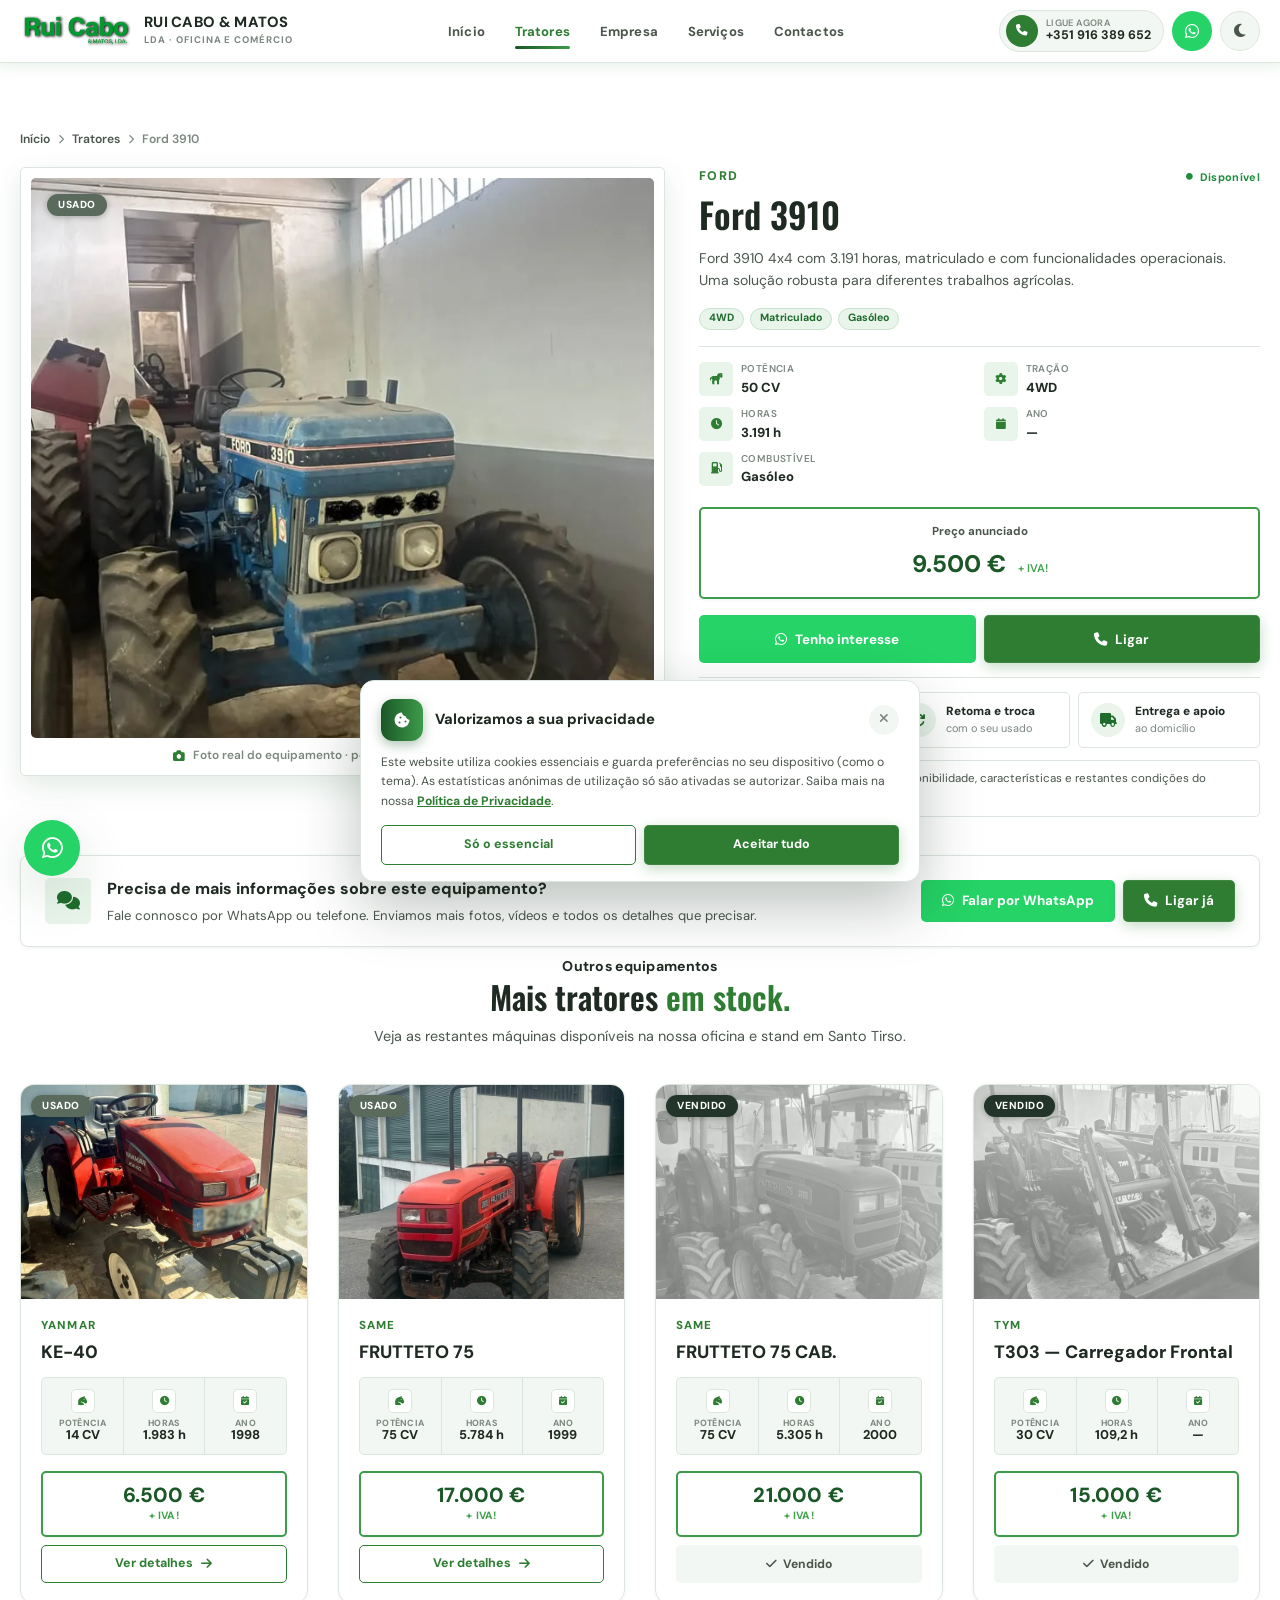
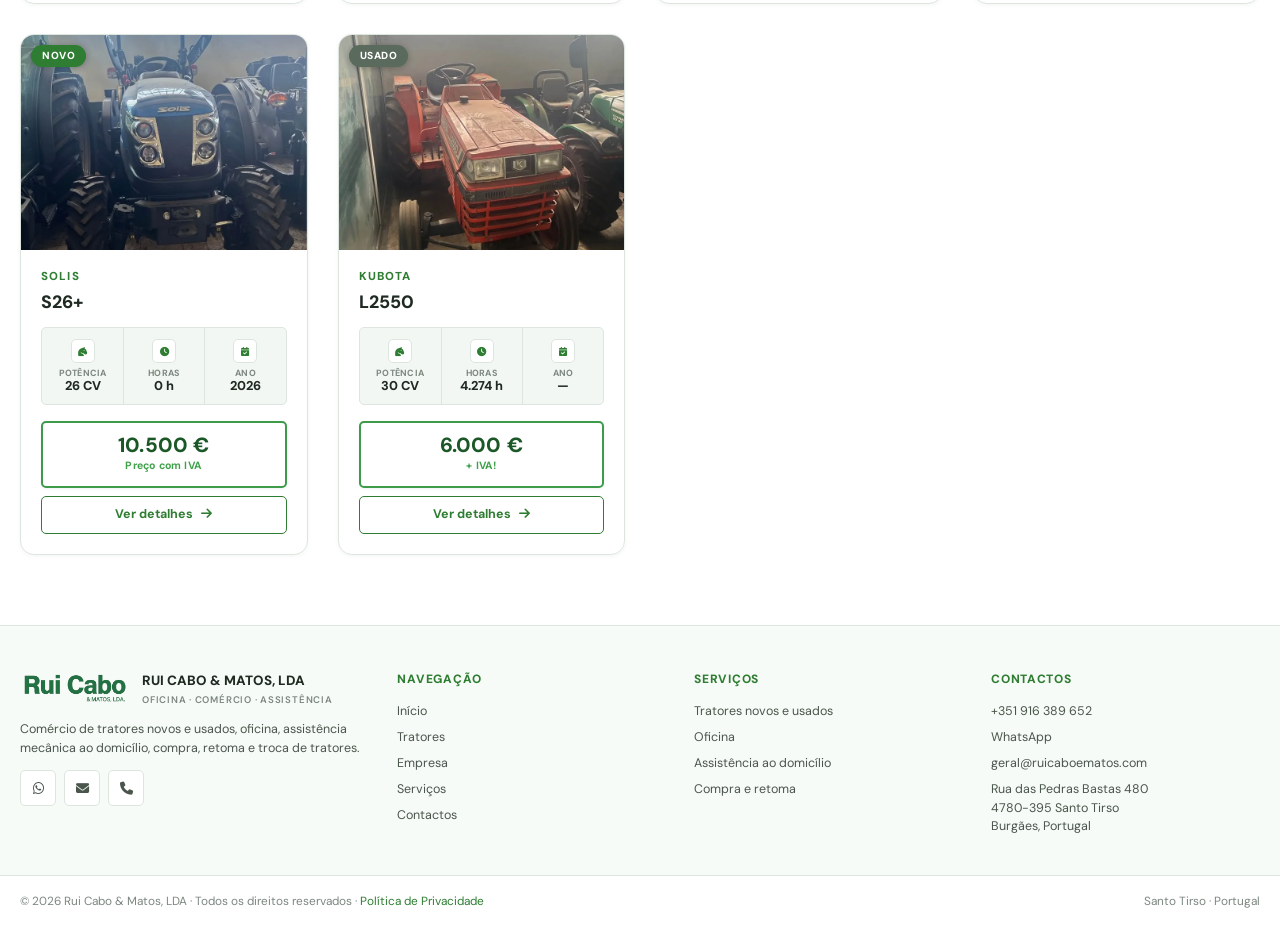
<file: trator/ford-3910/index.html>
<!DOCTYPE html>
<html lang="pt-PT">
<head>
    <meta charset="UTF-8">
    <meta name="viewport" content="width=device-width, initial-scale=1.0, viewport-fit=cover">
    <title>Ford 3910 — 50CV 4x4 Usado | Rui Cabo & Matos</title>
    <meta name="description" content="Ford 3910 4x4 usado com 50 CV e 3.191 h. Trator robusto, matriculado e funcional. Visite-nos em Santo Tirso.">
    <meta name="robots" content="index, follow">
    <meta name="keywords" content="Ford 3910, Ford 3910 50 CV, trator Ford 3910 usado, venda de tratores usados, trator, tratores usados a venda Portugal, oficina de tratores Santo Tirso, Rui Cabo & Matos">
    <meta name="theme-color" content="#2E7D32">
    <meta name="geo.region" content="PT-13">
    <meta name="geo.placename" content="Santo Tirso, Burgães">
    <meta name="ICBM" content="41.3529, -8.4541">
    <link rel="icon" type="image/png" href="../../favicon.png">
    <meta name="google-site-verification" content="zK9IBZV2TPg_5cLbYO3xtSV2w-gO60DWNLj7bAYpCrc">
    <link rel="canonical" href="https://ruicaboematos.pt/trator/ford-3910/">
    <meta property="og:type" content="product">
    <meta property="og:locale" content="pt_PT">
    <meta property="og:site_name" content="Rui Cabo & Matos, LDA">
    <meta property="og:title" content="Ford 3910 — 50 CV | Rui Cabo & Matos">
    <meta property="og:description" content="Ford 3910 4x4 usado com 50 CV e 3.191 h. Trator robusto, matriculado e funcional. Visite-nos em Santo Tirso.">
    <meta property="og:url" content="https://ruicaboematos.pt/trator/ford-3910/">
    <meta property="og:image" content="https://ruicaboematos.pt/ford_3910.webp">
    <meta property="og:image:alt" content="Ford 3910">
    <meta name="twitter:card" content="summary_large_image">
    <meta name="twitter:title" content="Ford 3910 — 50 CV | Rui Cabo & Matos">
    <meta name="twitter:description" content="Ford 3910 4x4 usado com 50 CV e 3.191 h. Trator robusto, matriculado e funcional. Visite-nos em Santo Tirso.">
    <meta name="twitter:image" content="https://ruicaboematos.pt/ford_3910.webp">
    <link rel="preconnect" href="https://fonts.googleapis.com">
    <link rel="preconnect" href="https://fonts.gstatic.com" crossorigin>
    <link href="https://fonts.googleapis.com/css2?family=DM+Sans:ital,opsz,wght@0,9..40,400;0,9..40,500;0,9..40,600;0,9..40,700;0,9..40,800;1,9..40,400&family=Oswald:wght@400;500;600;700&display=swap" rel="stylesheet">
    <link rel="stylesheet" href="https://cdnjs.cloudflare.com/ajax/libs/font-awesome/6.5.0/css/all.min.css">
    <script>(function(){var t="light";try{var s=localStorage.getItem("rcm-theme-v2");if(s==="dark")t="dark";}catch(e){}document.documentElement.setAttribute("data-theme",t);})();</script>
    <link rel="stylesheet" href="../../style.css">
    <script type="application/ld+json">
    {"@context": "https://schema.org", "@type": "Product", "name": "Ford 3910", "image": ["https://ruicaboematos.pt/ford_3910.webp"], "description": "Ford 3910 4x4 com 3.191 horas, matriculado e com funcionalidades operacionais. Uma solução robusta para diferentes trabalhos agrícolas.", "brand": {"@type": "Brand", "name": "Ford"}, "itemCondition": "https://schema.org/UsedCondition", "offers": {"@type": "Offer", "url": "https://ruicaboematos.pt/trator/ford-3910/", "priceCurrency": "EUR", "price": "9500.0", "availability": "https://schema.org/InStock"}, "additionalProperty": [{"@type": "PropertyValue", "name": "Potência", "value": "50 CV"}, {"@type": "PropertyValue", "name": "Tração", "value": "4WD"}, {"@type": "PropertyValue", "name": "Horas", "value": "3.191 h"}, {"@type": "PropertyValue", "name": "Ano", "value": "—"}, {"@type": "PropertyValue", "name": "Combustível", "value": "Gasóleo"}, {"@type": "PropertyValue", "name": "Condição", "value": "Usado"}]}
    </script>
    <script type="application/ld+json">
    {"@context": "https://schema.org", "@type": "BreadcrumbList", "itemListElement": [{"@type": "ListItem", "position": 1, "name": "Início", "item": "https://ruicaboematos.pt/"}, {"@type": "ListItem", "position": 2, "name": "Tratores", "item": "https://ruicaboematos.pt/#tratores"}, {"@type": "ListItem", "position": 3, "name": "Ford 3910", "item": "https://ruicaboematos.pt/trator/ford-3910/"}]}
    </script>
</head>
<body>

<a class="skip-link" href="#principal">Saltar para o conteúdo</a>

<header id="mainHeader">
    <div class="header-wrap">
        <div class="container header-inner">
            <a href="../../" class="logo" aria-label="Rui Cabo & Matos, LDA">
                <div class="logo-mark">
                    <img src="../../logotipo2.png" alt="Rui Cabo & Matos, LDA" onerror="this.style.display='none';this.parentElement.classList.add('no-logo');">
                    <span class="logo-icon"><i class="fas fa-tractor"></i></span>
                </div>
                <div class="logo-name">
                    <strong>RUI CABO &amp; MATOS</strong>
                    <small>LDA · Oficina e Comércio</small>
                </div>
            </a>
            <nav id="mainNav" aria-label="Navegação principal">
                <ul>
                    <li><a href="../../#inicio" class="nav-link">Início</a></li>
                    <li><a href="../../#tratores" class="nav-link active">Tratores</a></li>
                    <li><a href="../../#empresa" class="nav-link">Empresa</a></li>
                    <li><a href="../../#servicos" class="nav-link">Serviços</a></li>
                    <li><a href="../../#contactos" class="nav-link">Contactos</a></li>
                </ul>
            </nav>
            <div class="header-actions">
                <a href="tel:+351916389652" class="hdr-phone">
                    <i class="fas fa-phone"></i>
                    <span class="hdr-phone-text">
                        <small>Ligue agora</small>
                        <strong>+351 916 389 652</strong>
                    </span>
                </a>
                <a href="https://wa.me/351916389652?text=Ol%C3%A1%21%20Estou%20a%20enviar-lhe%20mensagem%20pois%20vi%20um%20an%C3%BAncio%20no%20website%20da%20Rui%20Cabo%20%26%20Matos.%20" target="_blank" rel="noopener noreferrer" class="hdr-wa">
                    <i class="fab fa-whatsapp"></i>
                </a>
                <button class="theme-toggle" id="themeToggle" type="button" aria-label="Alternar tema claro/escuro" aria-pressed="false">
                    <i class="fas fa-moon"></i>
                </button>
                <button class="mobile-menu-btn" id="mobileMenuBtn" type="button" aria-label="Abrir menu" aria-expanded="false">
                    <i class="fas fa-bars"></i>
                </button>
            </div>
        </div>
    </div>
</header>


<main class="product-page" id="principal">
    <div class="container">
        <nav class="crumbs" aria-label="Localização atual">
            <a href="../../#inicio">Início</a>
            <i class="fas fa-chevron-right"></i>
            <a href="../../#tratores">Tratores</a>
            <i class="fas fa-chevron-right"></i>
            <span>Ford 3910</span>
        </nav>
        <div class="product-layout">
            <div class="product-media">
                <div class="product-img-wrap">
                    <span class="badge badge-used">Usado</span><img src="../../ford_3910.webp" alt="Trator Ford 3910 usado" fetchpriority="high">
                </div>
                <div class="product-media-caption"><i class="fas fa-camera"></i> Foto real do equipamento · peça mais imagens e vídeos</div>
            </div>
            <div class="product-info">
                <div class="tractor-top">
                    <span class="tractor-brand">Ford</span>
                    <span class="tractor-avail available"><i class="fas fa-circle"></i> Disponível</span>
                </div>
                <h1>Ford 3910</h1>
                <p class="product-desc">Ford 3910 4x4 com 3.191 horas, matriculado e com funcionalidades operacionais. Uma solução robusta para diferentes trabalhos agrícolas.</p>
                <div class="tractor-chips"><span class="tractor-chip">4WD</span><span class="tractor-chip">Matriculado</span><span class="tractor-chip">Gasóleo</span></div>
                <div class="product-specs">
                    <div class="modal-spec"><i class="fas fa-horse"></i><div><small>Potência</small><strong>50 CV</strong></div></div>
                    <div class="modal-spec"><i class="fas fa-cog"></i><div><small>Tração</small><strong>4WD</strong></div></div>
                    <div class="modal-spec"><i class="fas fa-clock"></i><div><small>Horas</small><strong>3.191 h</strong></div></div>
                    <div class="modal-spec"><i class="fas fa-calendar"></i><div><small>Ano</small><strong>—</strong></div></div>
                    <div class="modal-spec"><i class="fas fa-gas-pump"></i><div><small>Combustível</small><strong>Gasóleo</strong></div></div>
                </div>
                <div class="modal-price-block">
                    <span>Preço anunciado</span>
                    <div class="modal-price">9.500 € <small>+ IVA!</small></div>
                </div>
                <div class="product-actions"><a href="https://wa.me/351916389652?text=Ol%C3%A1%21%20Estou%20a%20enviar-lhe%20mensagem%20pois%20vi%20um%20an%C3%BAncio%20no%20website%20da%20Rui%20Cabo%20%26%20Matos.%20Ol%C3%A1%2C%20estou%20interessado%20no%20Ford%203910%20que%20vi%20no%20vosso%20site." target="_blank" rel="noopener noreferrer" class="btn btn-whatsapp"><i class="fab fa-whatsapp"></i> Tenho interesse</a><a href="tel:+351916389652" class="btn btn-primary"><i class="fas fa-phone"></i> Ligar</a></div>
                <div class="product-trust">
                    <div class="product-trust-item"><i class="fas fa-shield-halved"></i><span><strong>Avaliação gratuita</strong><small>do seu trator</small></span></div>
                    <div class="product-trust-item"><i class="fas fa-arrows-rotate"></i><span><strong>Retoma e troca</strong><small>com o seu usado</small></span></div>
                    <div class="product-trust-item"><i class="fas fa-truck"></i><span><strong>Entrega e apoio</strong><small>ao domicílio</small></span></div>
                </div>
                <div class="modal-note">
                    <i class="fas fa-circle-info"></i>
                    <span>Contacte-nos para confirmar disponibilidade, características e restantes condições do equipamento.</span>
                </div>
            </div>
        </div>

        <div class="product-cta">
            <div class="product-cta-inner">
                <div class="product-cta-icon"><i class="fas fa-comments"></i></div>
                <div class="product-cta-text">
                    <strong>Precisa de mais informações sobre este equipamento?</strong>
                    <p>Fale connosco por WhatsApp ou telefone. Enviamos mais fotos, vídeos e todos os detalhes que precisar.</p>
                </div>
                <div class="product-cta-actions">
                    <a href="https://wa.me/351916389652?text=Ol%C3%A1%21%20Estou%20a%20enviar-lhe%20mensagem%20pois%20vi%20um%20an%C3%BAncio%20no%20website%20da%20Rui%20Cabo%20%26%20Matos.%20" target="_blank" rel="noopener noreferrer" class="btn btn-whatsapp"><i class="fab fa-whatsapp"></i> Falar por WhatsApp</a>
                    <a href="tel:+351916389652" class="btn btn-primary"><i class="fas fa-phone"></i> Ligar já</a>
                </div>
            </div>
        </div>

        <div class="product-related">
            <div class="section-header">
                <span class="section-label">Outros equipamentos</span>
                <h2 class="section-title">Mais tratores <em>em stock.</em></h2>
                <span class="sec-line"></span>
                <p class="section-subtitle">Veja as restantes máquinas disponíveis na nossa oficina e stand em Santo Tirso.</p>
            </div>
            <div class="tractors-grid" id="relatedGrid"></div>
        </div>
    </div>
</main>

<footer>
    <div class="container">
        <div class="footer-grid">
            <div class="footer-brand">
                <div class="footer-logo">
                    <div class="footer-logo-mark">
                        <img src="../../logotipo.png" alt="Rui Cabo & Matos" onerror="this.style.display='none';this.parentElement.classList.add('no-logo');">
                        <span class="footer-logo-icon"><i class="fas fa-tractor"></i></span>
                    </div>
                    <div>
                        <strong>RUI CABO &amp; MATOS, LDA</strong>
                        <small>Oficina · Comércio · Assistência</small>
                    </div>
                </div>
                <p>Comércio de tratores novos e usados, oficina, assistência mecânica ao domicílio, compra, retoma e troca de tratores.</p>
                <div class="footer-socials">
                    <a href="https://wa.me/351916389652?text=Ol%C3%A1%21%20Estou%20a%20enviar-lhe%20mensagem%20pois%20vi%20um%20an%C3%BAncio%20no%20website%20da%20Rui%20Cabo%20%26%20Matos.%20" target="_blank" rel="noopener noreferrer" aria-label="WhatsApp"><i class="fab fa-whatsapp"></i></a>
                    <a href="mailto:geral@ruicaboematos.com?subject=Contacto%20atrav%C3%A9s%20do%20website&body=Ol%C3%A1!%20Estou%20a%20enviar-lhe%20mensagem%20pois%20vi%20um%20an%C3%BAncio%20no%20website%20da%20Rui%20Cabo%20%26%20Matos.%0A%0AGostaria%20de%20entrar%20em%20contacto%20consigo.%0A%0ANome%3A%0ATelem%C3%B3vel%3A%0A%0AMensagem%3A" aria-label="Email"><i class="fas fa-envelope"></i></a>
                    <a href="tel:+351916389652" aria-label="Telefone"><i class="fas fa-phone"></i></a>
                </div>
            </div>
            <div class="footer-col">
                <h5>Navegação</h5>
                <a href="../../#inicio">Início</a>
                <a href="../../#tratores">Tratores</a>
                <a href="../../#empresa">Empresa</a>
                <a href="../../#servicos">Serviços</a>
                <a href="../../#contactos">Contactos</a>
            </div>
            <div class="footer-col">
                <h5>Serviços</h5>
                <a href="../../#tratores">Tratores novos e usados</a>
                <a href="../../#servicos">Oficina</a>
                <a href="../../#servicos">Assistência ao domicílio</a>
                <a href="../../#servicos">Compra e retoma</a>
            </div>
            <div class="footer-col">
                <h5>Contactos</h5>
                <a href="tel:+351916389652">+351 916 389 652</a>
                <a href="https://wa.me/351916389652?text=Ol%C3%A1%21%20Estou%20a%20enviar-lhe%20mensagem%20pois%20vi%20um%20an%C3%BAncio%20no%20website%20da%20Rui%20Cabo%20%26%20Matos.%20" target="_blank" rel="noopener noreferrer">WhatsApp</a>
                <a href="mailto:geral@ruicaboematos.com?subject=Contacto%20atrav%C3%A9s%20do%20website&body=Ol%C3%A1!%20Estou%20a%20enviar-lhe%20mensagem%20pois%20vi%20um%20an%C3%BAncio%20no%20website%20da%20Rui%20Cabo%20%26%20Matos.%0A%0AGostaria%20de%20entrar%20em%20contacto%20consigo.%0A%0ANome%3A%0ATelem%C3%B3vel%3A%0A%0AMensagem%3A">geral@ruicaboematos.com</a>
                <span class="footer-addr">Rua das Pedras Bastas 480<br>4780-395 Santo Tirso<br>Burgães, Portugal</span>
            </div>
        </div>
    </div>
    <div class="footer-bottom">
        <div class="container footer-bottom-inner">
            <span>&copy; <span id="currentYear"></span> Rui Cabo &amp; Matos, LDA · Todos os direitos reservados · <a href="../../privacidade.html">Política de Privacidade</a></span>
            <span>Santo Tirso · Portugal</span>
        </div>
    </div>
</footer>

<a href="https://wa.me/351916389652?text=Ol%C3%A1%21%20Estou%20a%20enviar-lhe%20mensagem%20pois%20vi%20um%20an%C3%BAncio%20no%20website%20da%20Rui%20Cabo%20%26%20Matos.%20" target="_blank" rel="noopener noreferrer" class="wa-float" aria-label="Falar no WhatsApp">
    <i class="fab fa-whatsapp"></i>
</a>

<div class="cookie-banner" id="cookieBanner" role="dialog" aria-live="polite" aria-label="Consentimento de cookies" hidden>
    <div class="cookie-banner-inner">
        <div class="cookie-banner-head">
            <div class="cookie-banner-icon"><i class="fas fa-cookie-bite"></i></div>
            <div class="cookie-banner-title">
                <strong>Valorizamos a sua privacidade</strong>
            </div>
            <button type="button" class="cookie-close" id="cookieClose" aria-label="Fechar e continuar apenas com o essencial"><i class="fas fa-xmark"></i></button>
        </div>
        <p class="cookie-banner-text">Este website utiliza cookies essenciais e guarda preferências no seu dispositivo (como o tema). As estatísticas anónimas de utilização só são ativadas se autorizar. Saiba mais na nossa <a href="../../privacidade.html">Política de Privacidade</a>.</p>
        <div class="cookie-banner-actions">
            <button type="button" class="btn btn-outline btn-sm" id="cookieDecline">Só o essencial</button>
            <button type="button" class="btn btn-primary btn-sm" id="cookieAccept">Aceitar tudo</button>
        </div>
    </div>
</div>

<div class="toast" id="toast" aria-live="polite"></div>

<script src="../../tractors.js"></script>
<script>
(function () {
    "use strict";
    var ROOT = "../../";
    window.RCM_CURRENT = {"id": 8, "category": "Trator", "brand": "Ford", "model": "3910", "status": "Usado", "sold": false, "available": true, "image": "ford_3910.webp", "power": "50 CV", "drive": "4WD", "hours": "3.191 h", "year": "—", "fuel": "Gasóleo", "price": "9.500 €", "priceLabel": "+ IVA", "description": "Ford 3910 4x4 com 3.191 horas, matriculado e com funcionalidades operacionais. Uma solução robusta para diferentes trabalhos agrícolas.", "features": ["50 CV", "4WD", "3.191 h", "Matriculado", "Gasóleo"], "metaTitle": "Ford 3910 — 50CV 4x4 Usado | Rui Cabo & Matos", "metaDesc": "Ford 3910 4x4 usado com 50 CV e 3.191 h. Trator robusto, matriculado e funcional. Visite-nos em Santo Tirso.", "brandFilter": "ford", "slug": "ford-3910", "condition": "usados", "priceNumber": 9500.0, "powerNumber": 50.0, "hoursNumber": 3191.0, "yearNumber": 0};
    function escapeHtml(v){if(v===null||v===undefined)return"";return String(v).replace(/&/g,"&amp;").replace(/</g,"&lt;").replace(/>/g,"&gt;").replace(/"/g,"&quot;").replace(/'/g,"&#039;");}
    function waUrl(t){return "https://wa.me/351916389652?text="+encodeURIComponent("Olá! Estou a enviar-lhe mensagem pois vi um anúncio no website da Rui Cabo & Matos. "+(t||""));}
    function priceLabelOpt(label){var l=String(label||"");if(l.indexOf("+ IVA")>=0)return "+ IVA!";if(l.indexOf("Com IVA")>=0)return "Preço com IVA";return l;}
    var current = window.RCM_CURRENT || {};
    var list=(window.RCM_TRACTORS||[]).filter(function(t){return t.slug!==current.slug;});
    var grid=document.getElementById("relatedGrid");
    if(grid){
        grid.innerHTML="";
        list.slice(0,6).forEach(function(t){
            var card=document.createElement("article");
            card.className="tractor-card"+(t.sold?" sold":"");
            var tAlt="Trator "+t.brand+" "+t.model+(t.sold?" vendido":(t.status?(" "+t.status.toLowerCase()):""));
            card.innerHTML='<div class="tractor-image"><a href="'+ROOT+'trator/'+escapeHtml(t.slug)+'/" aria-label="'+escapeHtml(t.brand+" "+t.model)+'"><img src="'+ROOT+escapeHtml(t.image)+'" alt="'+escapeHtml(tAlt)+'" loading="lazy" decoding="async"></a><div class="card-badges"><span class="badge '+(t.sold?"badge-sold":(t.status==="Novo"?"badge-new":"badge-used"))+'">'+escapeHtml(t.sold?"Vendido":t.status)+'</span></div></div><div class="tractor-info"><div class="tractor-top"><span class="tractor-brand">'+escapeHtml(t.brand)+'</span></div><div class="tractor-model">'+escapeHtml(t.model)+'</div><div class="tractor-specs"><div class="spec"><i class="fas fa-horse-head"></i><div><small>Potência</small><strong>'+escapeHtml(t.power)+'</strong></div></div><div class="spec"><i class="fas fa-clock"></i><div><small>Horas</small><strong>'+escapeHtml(t.hours)+'</strong></div></div><div class="spec"><i class="fas fa-calendar-check"></i><div><small>Ano</small><strong>'+escapeHtml(t.year)+'</strong></div></div></div><div class="tractor-footer"><div class="price-block"><strong class="price-value">'+escapeHtml(t.price)+'</strong><span class="price-label">'+escapeHtml(priceLabelOpt(t.priceLabel))+'</span></div>'+(t.sold?'<span class="btn-sold"><i class="fas fa-check"></i> Vendido</span>':'<a href="'+ROOT+'trator/'+escapeHtml(t.slug)+'/" class="btn btn-outline btn-sm">Ver detalhes <i class="fas fa-arrow-right"></i></a>')+'</div></div>';
            grid.appendChild(card);
        });
    }
})();

(function () {
    "use strict";
    var HEADER = document.getElementById("mainHeader");
    var current = window.RCM_CURRENT || null;
    if(current)trackProductView(current);
    function trackProductView(p){try{var __c=window.localStorage.getItem('rcm-consent-v1');if(__c==='all'){window.dataLayer=window.dataLayer||[];window.gtag=window.gtag||function(){window.dataLayer.push(arguments);};window.gtag('event','view_item',{items:[{item_id:p.slug,item_name:p.brand+' '+p.model,price:p.priceNumber,item_brand:p.brand,item_category:p.condition}]});}}catch(e){}}
})();
</script>
<script>

(function () {
    "use strict";
    var HEADER = document.getElementById("mainHeader");
    var cookieBanner = document.getElementById("cookieBanner");
    var mobileMenuBtn = document.getElementById("mobileMenuBtn");
    var mainNav = document.getElementById("mainNav");
    var themeToggle = document.getElementById("themeToggle");
    var themeMeta = document.querySelector('meta[name="theme-color"]');
    var scrollTop = document.getElementById("scrollTop");
    var toast = document.getElementById("toast");
    var GA4_ID = "G-7XH3TR4B4Q";

    function getConsent(){var c=null;try{c=localStorage.getItem("rcm-consent-v1");}catch(e){}return c;}
    function setConsent(v){try{localStorage.setItem("rcm-consent-v1",v);}catch(e){}}
    function hideCookieBanner(){if(cookieBanner){cookieBanner.hidden=true;cookieBanner.classList.remove("show");}}
    function showToast(msg){toast.textContent=msg;toast.classList.add("show");setTimeout(function(){toast.classList.remove("show");},4000);}

    function loadAnalytics(){
        if(document.getElementById("gtag-js"))return;
        if(!GA4_ID||GA4_ID.indexOf("G-XXXX")===0)return;
        var s=document.createElement("script");s.id="gtag-js";s.async=true;s.src="https://www.googletagmanager.com/gtag/js?id="+GA4_ID;
        document.head.appendChild(s);
        window.dataLayer=window.dataLayer||[];
        window.gtag=function(){window.dataLayer.push(arguments);};
        window.gtag("js",new Date());
        window.gtag("config",GA4_ID);
    }
    function trackGA(name,params){
        if(getConsent()!=="all")return;
        loadAnalytics();
        if(window.gtag)window.gtag("event",name,params||{});
    }
    document.addEventListener("click",function(e){
        var a=e.target.closest("a");
        if(!a)return;
        var h=a.getAttribute("href")||"";
        if(h.indexOf("tel:")===0)trackGA("contact_call",{});
        else if(h.indexOf("https://wa.me")===0)trackGA("contact_whatsapp",{});
    });

    function applyTheme(t){
        document.documentElement.setAttribute("data-theme",t);
        try{localStorage.setItem("rcm-theme-v2",t);}catch(e){}
        if(themeMeta)themeMeta.setAttribute("content",t==="dark"?"#0C1A11":"#2E7D32");
        if(themeToggle){var i=themeToggle.querySelector("i");if(i)i.className=t==="dark"?"fas fa-sun":"fas fa-moon";themeToggle.setAttribute("aria-pressed",t==="dark"?"true":"false");}
    }
    var savedTheme=null;try{savedTheme=localStorage.getItem("rcm-theme-v2");}catch(e){}
    applyTheme(savedTheme==="dark"?"dark":"light");
    if(themeToggle)themeToggle.addEventListener("click",function(){applyTheme(document.documentElement.getAttribute("data-theme")==="dark"?"light":"dark");});

    if(cookieBanner&&!getConsent()){
        setTimeout(function(){cookieBanner.hidden=false;requestAnimationFrame(function(){cookieBanner.classList.add("show");});},900);
    }
    var cookieAccept=document.getElementById("cookieAccept"),cookieDecline=document.getElementById("cookieDecline"),cookieClose=document.getElementById("cookieClose");
    function consentAll(){setConsent("all");loadAnalytics();if(window.gtag)window.gtag("consent","update",{analytics_storage:"granted"});trackGA("consent_granted",{});hideCookieBanner();}
    function consentMinimal(){setConsent("minimal");hideCookieBanner();}
    if(cookieAccept)cookieAccept.addEventListener("click",consentAll);
    if(cookieDecline)cookieDecline.addEventListener("click",consentMinimal);
    if(cookieClose)cookieClose.addEventListener("click",consentMinimal);
    if(getConsent()==="all"){loadAnalytics();if(window.gtag)window.gtag("consent","update",{analytics_storage:"granted"});}

    if(mobileMenuBtn&&mainNav)mobileMenuBtn.addEventListener("click",function(){var isOpen=mainNav.classList.toggle("mobile-open");this.setAttribute("aria-expanded",String(isOpen));this.innerHTML=isOpen?'<i class="fas fa-times"></i>':'<i class="fas fa-bars"></i>';});
    if(mainNav)mainNav.querySelectorAll("a").forEach(function(link){link.addEventListener("click",function(){mainNav.classList.remove("mobile-open");if(mobileMenuBtn){mobileMenuBtn.setAttribute("aria-expanded","false");mobileMenuBtn.innerHTML='<i class="fas fa-bars"></i>';}});});

    window.addEventListener("scroll",function(){
        if(HEADER)HEADER.classList.toggle("scrolled",window.scrollY>25);
        if(scrollTop)scrollTop.classList.toggle("visible",window.scrollY>600);
    },{passive:true});
    if(scrollTop)scrollTop.addEventListener("click",function(){window.scrollTo({top:0,behavior:"smooth"});});
    var y=document.getElementById("currentYear");if(y)y.textContent=new Date().getFullYear();
})();

</script>
<script>if(location.protocol==="file:"){document.addEventListener("DOMContentLoaded",function(){function f(h){if(!h||/^(https?:|mailto:|tel:|javascript:)/i.test(h))return h;if(h.charAt(0)==="#")return"index.html"+h;var i=h.indexOf("#"),x=i>=0?h.slice(i):"",p=i>=0?h.slice(0,i):h;if(!p||p.slice(-1)==="/")p+="index.html";else if(!/(\.\w+)$/.test(p))p+="/index.html";return p+x;}document.querySelectorAll("a[href]").forEach(function(a){var h=a.getAttribute("href");if(h)a.setAttribute("href",f(h));});});}</script>
</body>
</html>
</file>
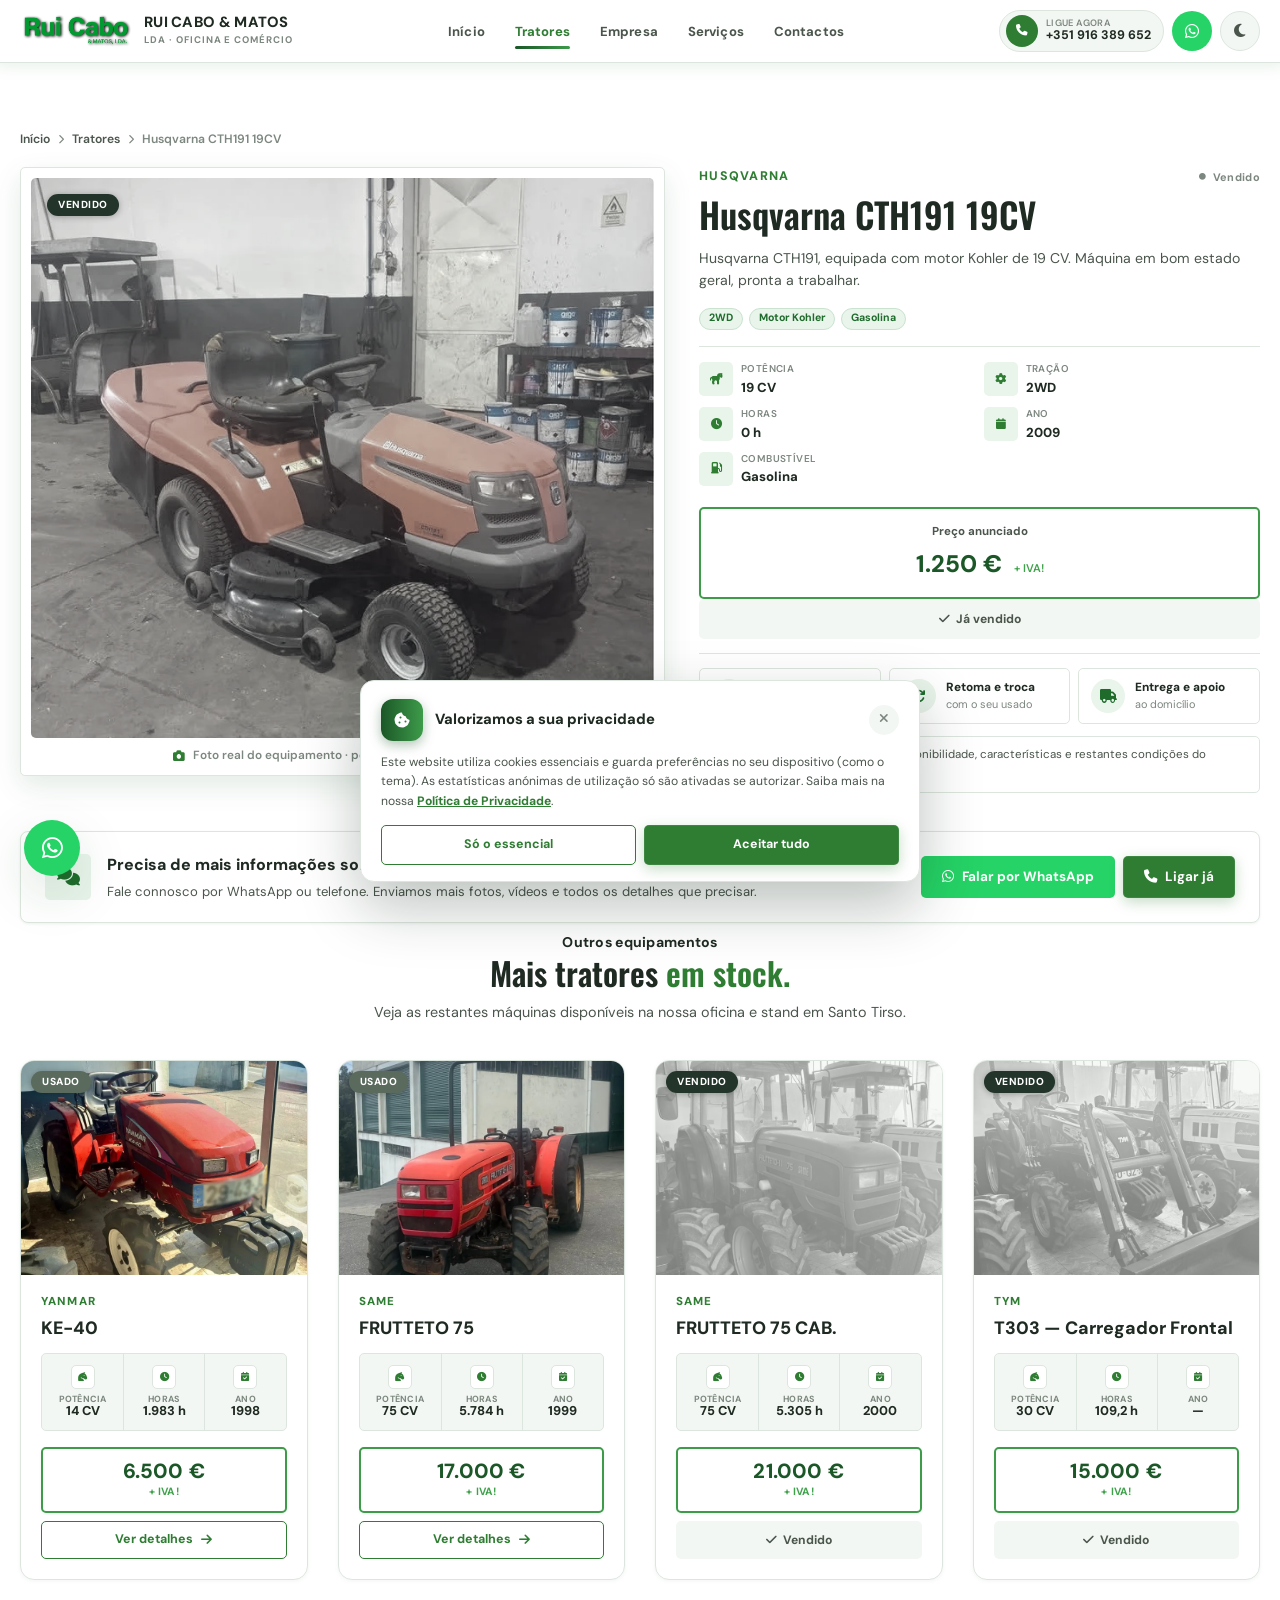
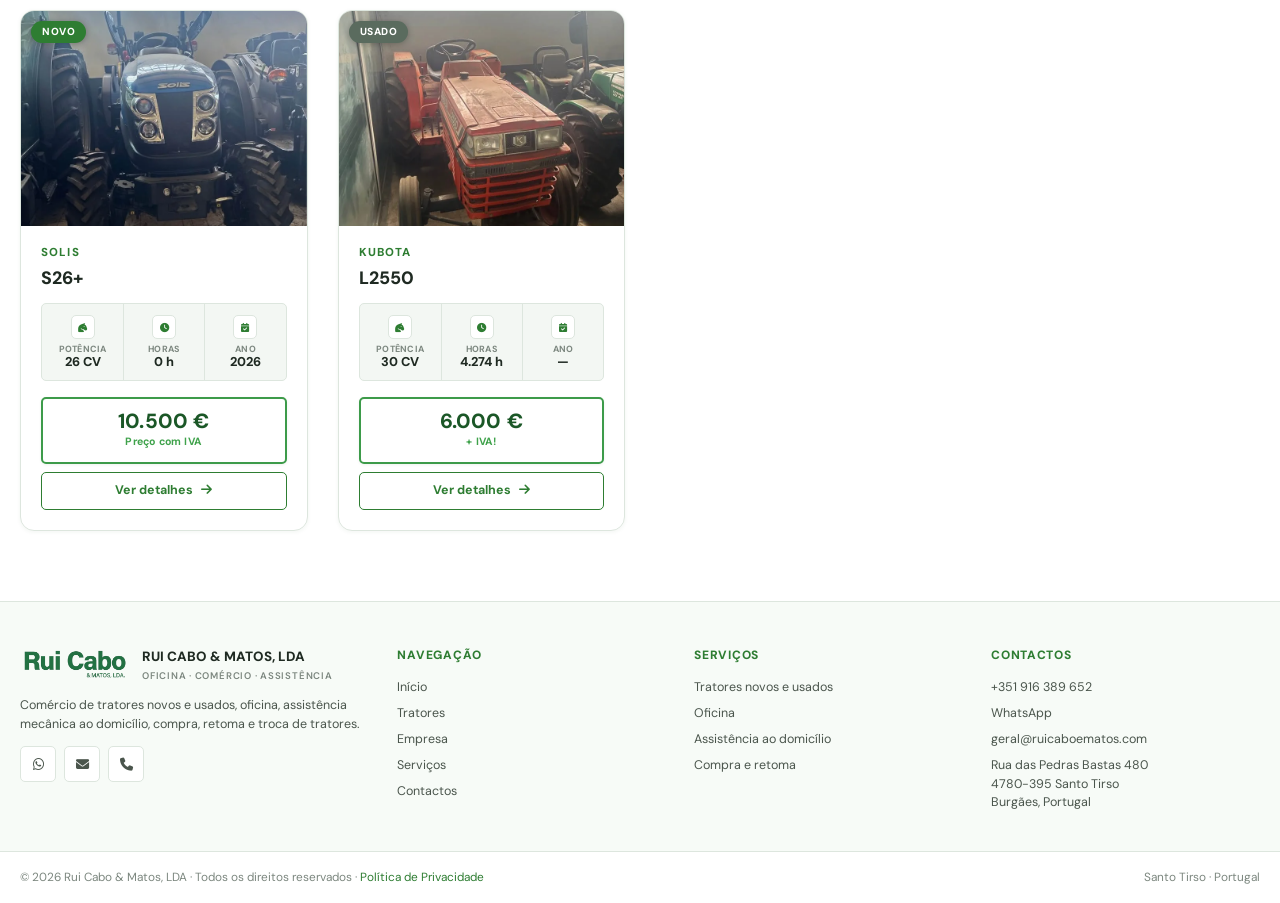
<file: trator/husqvarna-cth191-19cv/index.html>
<!DOCTYPE html>
<html lang="pt-PT">
<head>
    <meta charset="UTF-8">
    <meta name="viewport" content="width=device-width, initial-scale=1.0, viewport-fit=cover">
    <title>Husqvarna CTH191 — 19CV | Rui Cabo & Matos</title>
    <meta name="description" content="Husqvarna CTH191 com motor Kohler 19 CV. Referência vendida. Contacte-nos para equipamentos semelhantes.">
    <meta name="robots" content="index, follow">
    <meta name="keywords" content="Husqvarna CTH191 19CV, Husqvarna CTH191 19CV 19 CV, trator Husqvarna CTH191 19CV usado, venda de tratores usados, trator, tratores usados a venda Portugal, oficina de tratores Santo Tirso, Rui Cabo & Matos">
    <meta name="theme-color" content="#2E7D32">
    <meta name="geo.region" content="PT-13">
    <meta name="geo.placename" content="Santo Tirso, Burgães">
    <meta name="ICBM" content="41.3529, -8.4541">
    <link rel="icon" type="image/png" href="../../favicon.png">
    <meta name="google-site-verification" content="zK9IBZV2TPg_5cLbYO3xtSV2w-gO60DWNLj7bAYpCrc">
    <link rel="canonical" href="https://ruicaboematos.pt/trator/husqvarna-cth191-19cv/">
    <meta property="og:type" content="product">
    <meta property="og:locale" content="pt_PT">
    <meta property="og:site_name" content="Rui Cabo & Matos, LDA">
    <meta property="og:title" content="Husqvarna CTH191 19CV — 19 CV | Rui Cabo & Matos">
    <meta property="og:description" content="Husqvarna CTH191 com motor Kohler 19 CV. Referência vendida. Contacte-nos para equipamentos semelhantes.">
    <meta property="og:url" content="https://ruicaboematos.pt/trator/husqvarna-cth191-19cv/">
    <meta property="og:image" content="https://ruicaboematos.pt/husqvarna_vendido.webp">
    <meta property="og:image:alt" content="Husqvarna CTH191 19CV">
    <meta name="twitter:card" content="summary_large_image">
    <meta name="twitter:title" content="Husqvarna CTH191 19CV — 19 CV | Rui Cabo & Matos">
    <meta name="twitter:description" content="Husqvarna CTH191 com motor Kohler 19 CV. Referência vendida. Contacte-nos para equipamentos semelhantes.">
    <meta name="twitter:image" content="https://ruicaboematos.pt/husqvarna_vendido.webp">
    <link rel="preconnect" href="https://fonts.googleapis.com">
    <link rel="preconnect" href="https://fonts.gstatic.com" crossorigin>
    <link href="https://fonts.googleapis.com/css2?family=DM+Sans:ital,opsz,wght@0,9..40,400;0,9..40,500;0,9..40,600;0,9..40,700;0,9..40,800;1,9..40,400&family=Oswald:wght@400;500;600;700&display=swap" rel="stylesheet">
    <link rel="stylesheet" href="https://cdnjs.cloudflare.com/ajax/libs/font-awesome/6.5.0/css/all.min.css">
    <script>(function(){var t="light";try{var s=localStorage.getItem("rcm-theme-v2");if(s==="dark")t="dark";}catch(e){}document.documentElement.setAttribute("data-theme",t);})();</script>
    <link rel="stylesheet" href="../../style.css">
    <script type="application/ld+json">
    {"@context": "https://schema.org", "@type": "Product", "name": "Husqvarna CTH191 19CV", "image": ["https://ruicaboematos.pt/husqvarna_vendido.webp"], "description": "Husqvarna CTH191, equipada com motor Kohler de 19 CV. Máquina em bom estado geral, pronta a trabalhar.", "brand": {"@type": "Brand", "name": "Husqvarna"}, "itemCondition": "https://schema.org/UsedCondition", "offers": {"@type": "Offer", "url": "https://ruicaboematos.pt/trator/husqvarna-cth191-19cv/", "priceCurrency": "EUR", "price": "1250.0", "availability": "https://schema.org/SoldOut"}, "additionalProperty": [{"@type": "PropertyValue", "name": "Potência", "value": "19 CV"}, {"@type": "PropertyValue", "name": "Tração", "value": "2WD"}, {"@type": "PropertyValue", "name": "Horas", "value": "0 h"}, {"@type": "PropertyValue", "name": "Ano", "value": "2009"}, {"@type": "PropertyValue", "name": "Combustível", "value": "Gasolina"}, {"@type": "PropertyValue", "name": "Condição", "value": "Vendido"}]}
    </script>
    <script type="application/ld+json">
    {"@context": "https://schema.org", "@type": "BreadcrumbList", "itemListElement": [{"@type": "ListItem", "position": 1, "name": "Início", "item": "https://ruicaboematos.pt/"}, {"@type": "ListItem", "position": 2, "name": "Tratores", "item": "https://ruicaboematos.pt/#tratores"}, {"@type": "ListItem", "position": 3, "name": "Husqvarna CTH191 19CV", "item": "https://ruicaboematos.pt/trator/husqvarna-cth191-19cv/"}]}
    </script>
</head>
<body>

<a class="skip-link" href="#principal">Saltar para o conteúdo</a>

<header id="mainHeader">
    <div class="header-wrap">
        <div class="container header-inner">
            <a href="../../" class="logo" aria-label="Rui Cabo & Matos, LDA">
                <div class="logo-mark">
                    <img src="../../logotipo2.png" alt="Rui Cabo & Matos, LDA" onerror="this.style.display='none';this.parentElement.classList.add('no-logo');">
                    <span class="logo-icon"><i class="fas fa-tractor"></i></span>
                </div>
                <div class="logo-name">
                    <strong>RUI CABO &amp; MATOS</strong>
                    <small>LDA · Oficina e Comércio</small>
                </div>
            </a>
            <nav id="mainNav" aria-label="Navegação principal">
                <ul>
                    <li><a href="../../#inicio" class="nav-link">Início</a></li>
                    <li><a href="../../#tratores" class="nav-link active">Tratores</a></li>
                    <li><a href="../../#empresa" class="nav-link">Empresa</a></li>
                    <li><a href="../../#servicos" class="nav-link">Serviços</a></li>
                    <li><a href="../../#contactos" class="nav-link">Contactos</a></li>
                </ul>
            </nav>
            <div class="header-actions">
                <a href="tel:+351916389652" class="hdr-phone">
                    <i class="fas fa-phone"></i>
                    <span class="hdr-phone-text">
                        <small>Ligue agora</small>
                        <strong>+351 916 389 652</strong>
                    </span>
                </a>
                <a href="https://wa.me/351916389652?text=Ol%C3%A1%21%20Estou%20a%20enviar-lhe%20mensagem%20pois%20vi%20um%20an%C3%BAncio%20no%20website%20da%20Rui%20Cabo%20%26%20Matos.%20" target="_blank" rel="noopener noreferrer" class="hdr-wa">
                    <i class="fab fa-whatsapp"></i>
                </a>
                <button class="theme-toggle" id="themeToggle" type="button" aria-label="Alternar tema claro/escuro" aria-pressed="false">
                    <i class="fas fa-moon"></i>
                </button>
                <button class="mobile-menu-btn" id="mobileMenuBtn" type="button" aria-label="Abrir menu" aria-expanded="false">
                    <i class="fas fa-bars"></i>
                </button>
            </div>
        </div>
    </div>
</header>


<main class="product-page" id="principal">
    <div class="container">
        <nav class="crumbs" aria-label="Localização atual">
            <a href="../../#inicio">Início</a>
            <i class="fas fa-chevron-right"></i>
            <a href="../../#tratores">Tratores</a>
            <i class="fas fa-chevron-right"></i>
            <span>Husqvarna CTH191 19CV</span>
        </nav>
        <div class="product-layout">
            <div class="product-media">
                <div class="product-img-wrap">
                    <span class="badge badge-sold">Vendido</span><img src="../../husqvarna_vendido.webp" alt="Trator Husqvarna CTH191 19CV vendido" class="sold-img" fetchpriority="high">
                </div>
                <div class="product-media-caption"><i class="fas fa-camera"></i> Foto real do equipamento · peça mais imagens e vídeos</div>
            </div>
            <div class="product-info">
                <div class="tractor-top">
                    <span class="tractor-brand">Husqvarna</span>
                    <span class="tractor-avail sold"><i class="fas fa-circle"></i> Vendido</span>
                </div>
                <h1>Husqvarna CTH191 19CV</h1>
                <p class="product-desc">Husqvarna CTH191, equipada com motor Kohler de 19 CV. Máquina em bom estado geral, pronta a trabalhar.</p>
                <div class="tractor-chips"><span class="tractor-chip">2WD</span><span class="tractor-chip">Motor Kohler</span><span class="tractor-chip">Gasolina</span></div>
                <div class="product-specs">
                    <div class="modal-spec"><i class="fas fa-horse"></i><div><small>Potência</small><strong>19 CV</strong></div></div>
                    <div class="modal-spec"><i class="fas fa-cog"></i><div><small>Tração</small><strong>2WD</strong></div></div>
                    <div class="modal-spec"><i class="fas fa-clock"></i><div><small>Horas</small><strong>0 h</strong></div></div>
                    <div class="modal-spec"><i class="fas fa-calendar"></i><div><small>Ano</small><strong>2009</strong></div></div>
                    <div class="modal-spec"><i class="fas fa-gas-pump"></i><div><small>Combustível</small><strong>Gasolina</strong></div></div>
                </div>
                <div class="modal-price-block">
                    <span>Preço anunciado</span>
                    <div class="modal-price">1.250 € <small>+ IVA!</small></div>
                </div>
                <span class="btn btn-sold"><i class="fas fa-check"></i> Já vendido</span>
                <div class="product-trust">
                    <div class="product-trust-item"><i class="fas fa-shield-halved"></i><span><strong>Avaliação gratuita</strong><small>do seu trator</small></span></div>
                    <div class="product-trust-item"><i class="fas fa-arrows-rotate"></i><span><strong>Retoma e troca</strong><small>com o seu usado</small></span></div>
                    <div class="product-trust-item"><i class="fas fa-truck"></i><span><strong>Entrega e apoio</strong><small>ao domicílio</small></span></div>
                </div>
                <div class="modal-note">
                    <i class="fas fa-circle-info"></i>
                    <span>Contacte-nos para confirmar disponibilidade, características e restantes condições do equipamento.</span>
                </div>
            </div>
        </div>

        <div class="product-cta">
            <div class="product-cta-inner">
                <div class="product-cta-icon"><i class="fas fa-comments"></i></div>
                <div class="product-cta-text">
                    <strong>Precisa de mais informações sobre este equipamento?</strong>
                    <p>Fale connosco por WhatsApp ou telefone. Enviamos mais fotos, vídeos e todos os detalhes que precisar.</p>
                </div>
                <div class="product-cta-actions">
                    <a href="https://wa.me/351916389652?text=Ol%C3%A1%21%20Estou%20a%20enviar-lhe%20mensagem%20pois%20vi%20um%20an%C3%BAncio%20no%20website%20da%20Rui%20Cabo%20%26%20Matos.%20" target="_blank" rel="noopener noreferrer" class="btn btn-whatsapp"><i class="fab fa-whatsapp"></i> Falar por WhatsApp</a>
                    <a href="tel:+351916389652" class="btn btn-primary"><i class="fas fa-phone"></i> Ligar já</a>
                </div>
            </div>
        </div>

        <div class="product-related">
            <div class="section-header">
                <span class="section-label">Outros equipamentos</span>
                <h2 class="section-title">Mais tratores <em>em stock.</em></h2>
                <span class="sec-line"></span>
                <p class="section-subtitle">Veja as restantes máquinas disponíveis na nossa oficina e stand em Santo Tirso.</p>
            </div>
            <div class="tractors-grid" id="relatedGrid"></div>
        </div>
    </div>
</main>

<footer>
    <div class="container">
        <div class="footer-grid">
            <div class="footer-brand">
                <div class="footer-logo">
                    <div class="footer-logo-mark">
                        <img src="../../logotipo.png" alt="Rui Cabo & Matos" onerror="this.style.display='none';this.parentElement.classList.add('no-logo');">
                        <span class="footer-logo-icon"><i class="fas fa-tractor"></i></span>
                    </div>
                    <div>
                        <strong>RUI CABO &amp; MATOS, LDA</strong>
                        <small>Oficina · Comércio · Assistência</small>
                    </div>
                </div>
                <p>Comércio de tratores novos e usados, oficina, assistência mecânica ao domicílio, compra, retoma e troca de tratores.</p>
                <div class="footer-socials">
                    <a href="https://wa.me/351916389652?text=Ol%C3%A1%21%20Estou%20a%20enviar-lhe%20mensagem%20pois%20vi%20um%20an%C3%BAncio%20no%20website%20da%20Rui%20Cabo%20%26%20Matos.%20" target="_blank" rel="noopener noreferrer" aria-label="WhatsApp"><i class="fab fa-whatsapp"></i></a>
                    <a href="mailto:geral@ruicaboematos.com?subject=Contacto%20atrav%C3%A9s%20do%20website&body=Ol%C3%A1!%20Estou%20a%20enviar-lhe%20mensagem%20pois%20vi%20um%20an%C3%BAncio%20no%20website%20da%20Rui%20Cabo%20%26%20Matos.%0A%0AGostaria%20de%20entrar%20em%20contacto%20consigo.%0A%0ANome%3A%0ATelem%C3%B3vel%3A%0A%0AMensagem%3A" aria-label="Email"><i class="fas fa-envelope"></i></a>
                    <a href="tel:+351916389652" aria-label="Telefone"><i class="fas fa-phone"></i></a>
                </div>
            </div>
            <div class="footer-col">
                <h5>Navegação</h5>
                <a href="../../#inicio">Início</a>
                <a href="../../#tratores">Tratores</a>
                <a href="../../#empresa">Empresa</a>
                <a href="../../#servicos">Serviços</a>
                <a href="../../#contactos">Contactos</a>
            </div>
            <div class="footer-col">
                <h5>Serviços</h5>
                <a href="../../#tratores">Tratores novos e usados</a>
                <a href="../../#servicos">Oficina</a>
                <a href="../../#servicos">Assistência ao domicílio</a>
                <a href="../../#servicos">Compra e retoma</a>
            </div>
            <div class="footer-col">
                <h5>Contactos</h5>
                <a href="tel:+351916389652">+351 916 389 652</a>
                <a href="https://wa.me/351916389652?text=Ol%C3%A1%21%20Estou%20a%20enviar-lhe%20mensagem%20pois%20vi%20um%20an%C3%BAncio%20no%20website%20da%20Rui%20Cabo%20%26%20Matos.%20" target="_blank" rel="noopener noreferrer">WhatsApp</a>
                <a href="mailto:geral@ruicaboematos.com?subject=Contacto%20atrav%C3%A9s%20do%20website&body=Ol%C3%A1!%20Estou%20a%20enviar-lhe%20mensagem%20pois%20vi%20um%20an%C3%BAncio%20no%20website%20da%20Rui%20Cabo%20%26%20Matos.%0A%0AGostaria%20de%20entrar%20em%20contacto%20consigo.%0A%0ANome%3A%0ATelem%C3%B3vel%3A%0A%0AMensagem%3A">geral@ruicaboematos.com</a>
                <span class="footer-addr">Rua das Pedras Bastas 480<br>4780-395 Santo Tirso<br>Burgães, Portugal</span>
            </div>
        </div>
    </div>
    <div class="footer-bottom">
        <div class="container footer-bottom-inner">
            <span>&copy; <span id="currentYear"></span> Rui Cabo &amp; Matos, LDA · Todos os direitos reservados · <a href="../../privacidade.html">Política de Privacidade</a></span>
            <span>Santo Tirso · Portugal</span>
        </div>
    </div>
</footer>

<a href="https://wa.me/351916389652?text=Ol%C3%A1%21%20Estou%20a%20enviar-lhe%20mensagem%20pois%20vi%20um%20an%C3%BAncio%20no%20website%20da%20Rui%20Cabo%20%26%20Matos.%20" target="_blank" rel="noopener noreferrer" class="wa-float" aria-label="Falar no WhatsApp">
    <i class="fab fa-whatsapp"></i>
</a>

<div class="cookie-banner" id="cookieBanner" role="dialog" aria-live="polite" aria-label="Consentimento de cookies" hidden>
    <div class="cookie-banner-inner">
        <div class="cookie-banner-head">
            <div class="cookie-banner-icon"><i class="fas fa-cookie-bite"></i></div>
            <div class="cookie-banner-title">
                <strong>Valorizamos a sua privacidade</strong>
            </div>
            <button type="button" class="cookie-close" id="cookieClose" aria-label="Fechar e continuar apenas com o essencial"><i class="fas fa-xmark"></i></button>
        </div>
        <p class="cookie-banner-text">Este website utiliza cookies essenciais e guarda preferências no seu dispositivo (como o tema). As estatísticas anónimas de utilização só são ativadas se autorizar. Saiba mais na nossa <a href="../../privacidade.html">Política de Privacidade</a>.</p>
        <div class="cookie-banner-actions">
            <button type="button" class="btn btn-outline btn-sm" id="cookieDecline">Só o essencial</button>
            <button type="button" class="btn btn-primary btn-sm" id="cookieAccept">Aceitar tudo</button>
        </div>
    </div>
</div>

<div class="toast" id="toast" aria-live="polite"></div>

<script src="../../tractors.js"></script>
<script>
(function () {
    "use strict";
    var ROOT = "../../";
    window.RCM_CURRENT = {"id": 7, "category": "Trator", "brand": "Husqvarna", "model": "CTH191 19CV", "status": "Vendido", "sold": true, "available": false, "image": "husqvarna_vendido.webp", "power": "19 CV", "drive": "2WD", "hours": "0 h", "year": "2009", "fuel": "Gasolina", "price": "1.250 €", "priceLabel": "+ IVA", "description": "Husqvarna CTH191, equipada com motor Kohler de 19 CV. Máquina em bom estado geral, pronta a trabalhar.", "features": ["19 CV", "2WD", "Motor Kohler", "2009", "Gasolina"], "metaTitle": "Husqvarna CTH191 — 19CV | Rui Cabo & Matos", "metaDesc": "Husqvarna CTH191 com motor Kohler 19 CV. Referência vendida. Contacte-nos para equipamentos semelhantes.", "brandFilter": "husqvarna", "slug": "husqvarna-cth191-19cv", "condition": "usados", "priceNumber": 1250.0, "powerNumber": 19.0, "hoursNumber": 0.0, "yearNumber": 2009};
    function escapeHtml(v){if(v===null||v===undefined)return"";return String(v).replace(/&/g,"&amp;").replace(/</g,"&lt;").replace(/>/g,"&gt;").replace(/"/g,"&quot;").replace(/'/g,"&#039;");}
    function waUrl(t){return "https://wa.me/351916389652?text="+encodeURIComponent("Olá! Estou a enviar-lhe mensagem pois vi um anúncio no website da Rui Cabo & Matos. "+(t||""));}
    function priceLabelOpt(label){var l=String(label||"");if(l.indexOf("+ IVA")>=0)return "+ IVA!";if(l.indexOf("Com IVA")>=0)return "Preço com IVA";return l;}
    var current = window.RCM_CURRENT || {};
    var list=(window.RCM_TRACTORS||[]).filter(function(t){return t.slug!==current.slug;});
    var grid=document.getElementById("relatedGrid");
    if(grid){
        grid.innerHTML="";
        list.slice(0,6).forEach(function(t){
            var card=document.createElement("article");
            card.className="tractor-card"+(t.sold?" sold":"");
            var tAlt="Trator "+t.brand+" "+t.model+(t.sold?" vendido":(t.status?(" "+t.status.toLowerCase()):""));
            card.innerHTML='<div class="tractor-image"><a href="'+ROOT+'trator/'+escapeHtml(t.slug)+'/" aria-label="'+escapeHtml(t.brand+" "+t.model)+'"><img src="'+ROOT+escapeHtml(t.image)+'" alt="'+escapeHtml(tAlt)+'" loading="lazy" decoding="async"></a><div class="card-badges"><span class="badge '+(t.sold?"badge-sold":(t.status==="Novo"?"badge-new":"badge-used"))+'">'+escapeHtml(t.sold?"Vendido":t.status)+'</span></div></div><div class="tractor-info"><div class="tractor-top"><span class="tractor-brand">'+escapeHtml(t.brand)+'</span></div><div class="tractor-model">'+escapeHtml(t.model)+'</div><div class="tractor-specs"><div class="spec"><i class="fas fa-horse-head"></i><div><small>Potência</small><strong>'+escapeHtml(t.power)+'</strong></div></div><div class="spec"><i class="fas fa-clock"></i><div><small>Horas</small><strong>'+escapeHtml(t.hours)+'</strong></div></div><div class="spec"><i class="fas fa-calendar-check"></i><div><small>Ano</small><strong>'+escapeHtml(t.year)+'</strong></div></div></div><div class="tractor-footer"><div class="price-block"><strong class="price-value">'+escapeHtml(t.price)+'</strong><span class="price-label">'+escapeHtml(priceLabelOpt(t.priceLabel))+'</span></div>'+(t.sold?'<span class="btn-sold"><i class="fas fa-check"></i> Vendido</span>':'<a href="'+ROOT+'trator/'+escapeHtml(t.slug)+'/" class="btn btn-outline btn-sm">Ver detalhes <i class="fas fa-arrow-right"></i></a>')+'</div></div>';
            grid.appendChild(card);
        });
    }
})();

(function () {
    "use strict";
    var HEADER = document.getElementById("mainHeader");
    var current = window.RCM_CURRENT || null;
    if(current)trackProductView(current);
    function trackProductView(p){try{var __c=window.localStorage.getItem('rcm-consent-v1');if(__c==='all'){window.dataLayer=window.dataLayer||[];window.gtag=window.gtag||function(){window.dataLayer.push(arguments);};window.gtag('event','view_item',{items:[{item_id:p.slug,item_name:p.brand+' '+p.model,price:p.priceNumber,item_brand:p.brand,item_category:p.condition}]});}}catch(e){}}
})();
</script>
<script>

(function () {
    "use strict";
    var HEADER = document.getElementById("mainHeader");
    var cookieBanner = document.getElementById("cookieBanner");
    var mobileMenuBtn = document.getElementById("mobileMenuBtn");
    var mainNav = document.getElementById("mainNav");
    var themeToggle = document.getElementById("themeToggle");
    var themeMeta = document.querySelector('meta[name="theme-color"]');
    var scrollTop = document.getElementById("scrollTop");
    var toast = document.getElementById("toast");
    var GA4_ID = "G-7XH3TR4B4Q";

    function getConsent(){var c=null;try{c=localStorage.getItem("rcm-consent-v1");}catch(e){}return c;}
    function setConsent(v){try{localStorage.setItem("rcm-consent-v1",v);}catch(e){}}
    function hideCookieBanner(){if(cookieBanner){cookieBanner.hidden=true;cookieBanner.classList.remove("show");}}
    function showToast(msg){toast.textContent=msg;toast.classList.add("show");setTimeout(function(){toast.classList.remove("show");},4000);}

    function loadAnalytics(){
        if(document.getElementById("gtag-js"))return;
        if(!GA4_ID||GA4_ID.indexOf("G-XXXX")===0)return;
        var s=document.createElement("script");s.id="gtag-js";s.async=true;s.src="https://www.googletagmanager.com/gtag/js?id="+GA4_ID;
        document.head.appendChild(s);
        window.dataLayer=window.dataLayer||[];
        window.gtag=function(){window.dataLayer.push(arguments);};
        window.gtag("js",new Date());
        window.gtag("config",GA4_ID);
    }
    function trackGA(name,params){
        if(getConsent()!=="all")return;
        loadAnalytics();
        if(window.gtag)window.gtag("event",name,params||{});
    }
    document.addEventListener("click",function(e){
        var a=e.target.closest("a");
        if(!a)return;
        var h=a.getAttribute("href")||"";
        if(h.indexOf("tel:")===0)trackGA("contact_call",{});
        else if(h.indexOf("https://wa.me")===0)trackGA("contact_whatsapp",{});
    });

    function applyTheme(t){
        document.documentElement.setAttribute("data-theme",t);
        try{localStorage.setItem("rcm-theme-v2",t);}catch(e){}
        if(themeMeta)themeMeta.setAttribute("content",t==="dark"?"#0C1A11":"#2E7D32");
        if(themeToggle){var i=themeToggle.querySelector("i");if(i)i.className=t==="dark"?"fas fa-sun":"fas fa-moon";themeToggle.setAttribute("aria-pressed",t==="dark"?"true":"false");}
    }
    var savedTheme=null;try{savedTheme=localStorage.getItem("rcm-theme-v2");}catch(e){}
    applyTheme(savedTheme==="dark"?"dark":"light");
    if(themeToggle)themeToggle.addEventListener("click",function(){applyTheme(document.documentElement.getAttribute("data-theme")==="dark"?"light":"dark");});

    if(cookieBanner&&!getConsent()){
        setTimeout(function(){cookieBanner.hidden=false;requestAnimationFrame(function(){cookieBanner.classList.add("show");});},900);
    }
    var cookieAccept=document.getElementById("cookieAccept"),cookieDecline=document.getElementById("cookieDecline"),cookieClose=document.getElementById("cookieClose");
    function consentAll(){setConsent("all");loadAnalytics();if(window.gtag)window.gtag("consent","update",{analytics_storage:"granted"});trackGA("consent_granted",{});hideCookieBanner();}
    function consentMinimal(){setConsent("minimal");hideCookieBanner();}
    if(cookieAccept)cookieAccept.addEventListener("click",consentAll);
    if(cookieDecline)cookieDecline.addEventListener("click",consentMinimal);
    if(cookieClose)cookieClose.addEventListener("click",consentMinimal);
    if(getConsent()==="all"){loadAnalytics();if(window.gtag)window.gtag("consent","update",{analytics_storage:"granted"});}

    if(mobileMenuBtn&&mainNav)mobileMenuBtn.addEventListener("click",function(){var isOpen=mainNav.classList.toggle("mobile-open");this.setAttribute("aria-expanded",String(isOpen));this.innerHTML=isOpen?'<i class="fas fa-times"></i>':'<i class="fas fa-bars"></i>';});
    if(mainNav)mainNav.querySelectorAll("a").forEach(function(link){link.addEventListener("click",function(){mainNav.classList.remove("mobile-open");if(mobileMenuBtn){mobileMenuBtn.setAttribute("aria-expanded","false");mobileMenuBtn.innerHTML='<i class="fas fa-bars"></i>';}});});

    window.addEventListener("scroll",function(){
        if(HEADER)HEADER.classList.toggle("scrolled",window.scrollY>25);
        if(scrollTop)scrollTop.classList.toggle("visible",window.scrollY>600);
    },{passive:true});
    if(scrollTop)scrollTop.addEventListener("click",function(){window.scrollTo({top:0,behavior:"smooth"});});
    var y=document.getElementById("currentYear");if(y)y.textContent=new Date().getFullYear();
})();

</script>
<script>if(location.protocol==="file:"){document.addEventListener("DOMContentLoaded",function(){function f(h){if(!h||/^(https?:|mailto:|tel:|javascript:)/i.test(h))return h;if(h.charAt(0)==="#")return"index.html"+h;var i=h.indexOf("#"),x=i>=0?h.slice(i):"",p=i>=0?h.slice(0,i):h;if(!p||p.slice(-1)==="/")p+="index.html";else if(!/(\.\w+)$/.test(p))p+="/index.html";return p+x;}document.querySelectorAll("a[href]").forEach(function(a){var h=a.getAttribute("href");if(h)a.setAttribute("href",f(h));});});}</script>
</body>
</html>
</file>
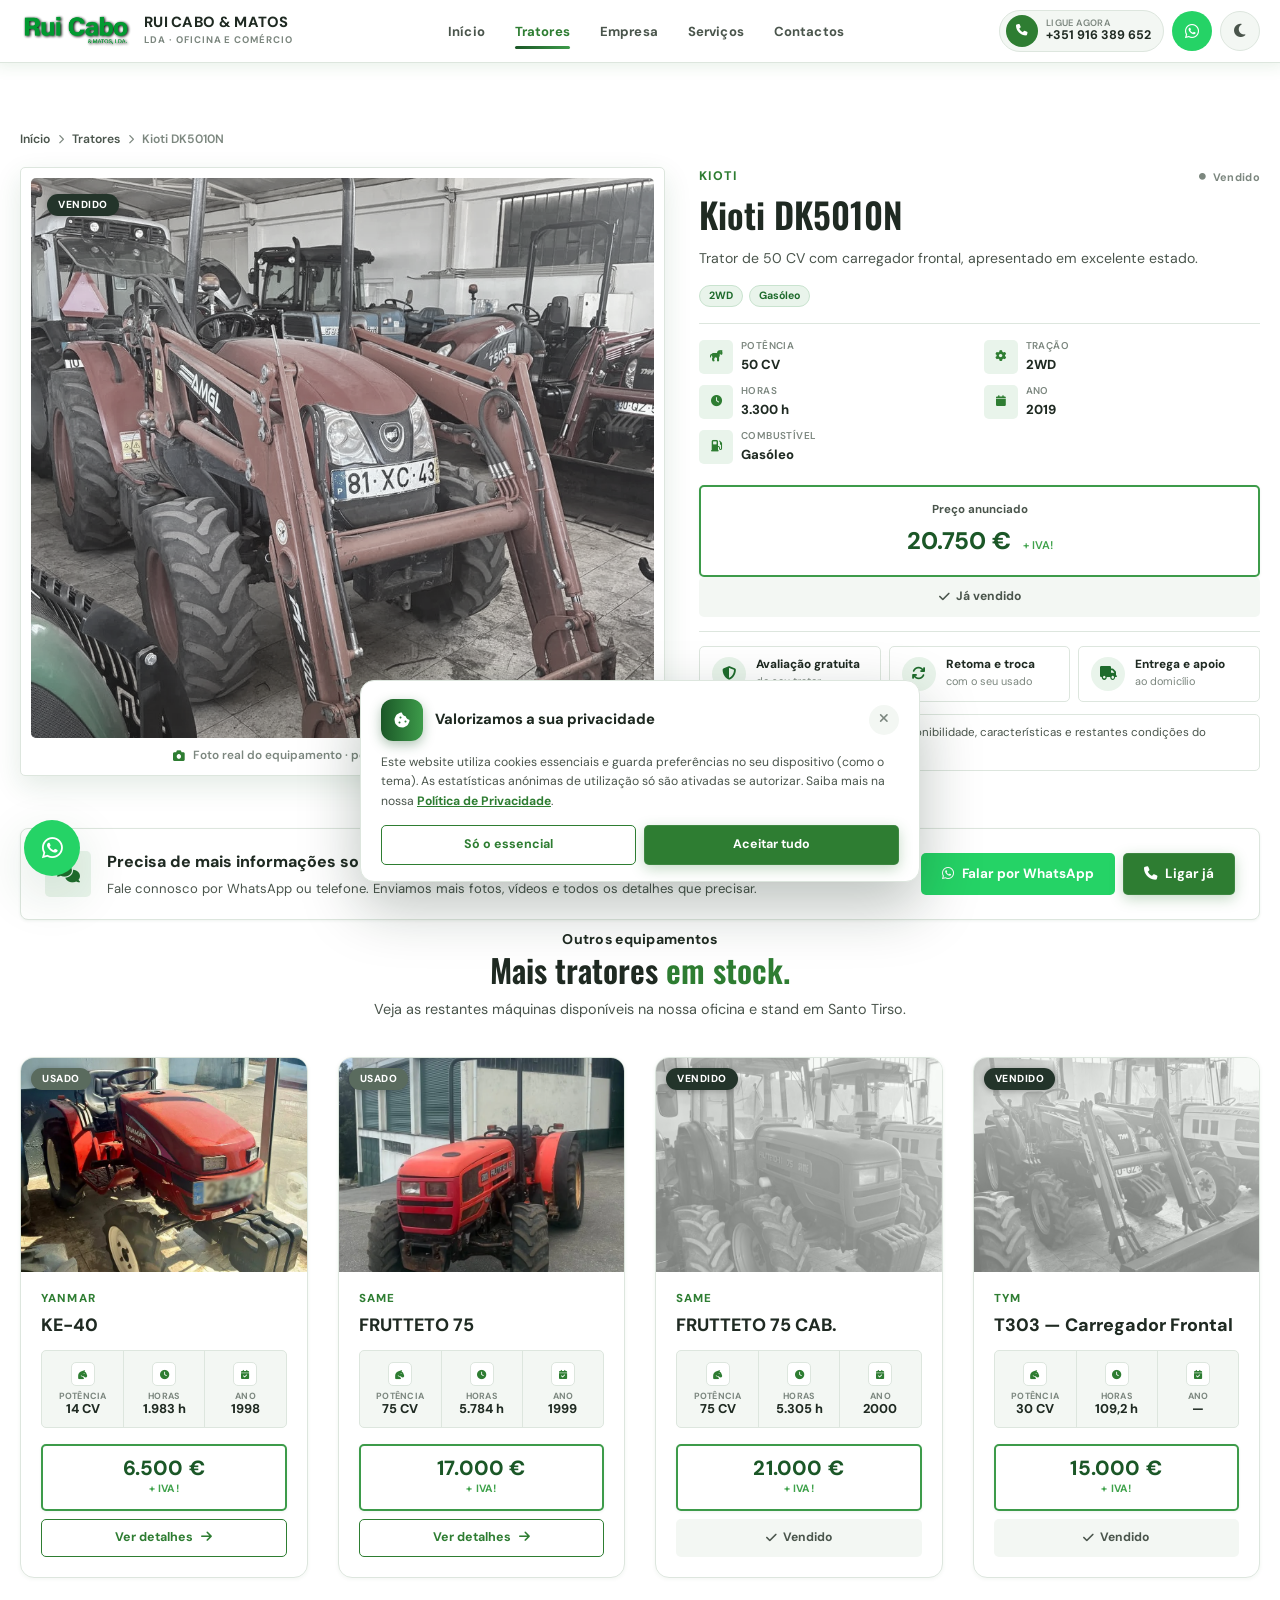
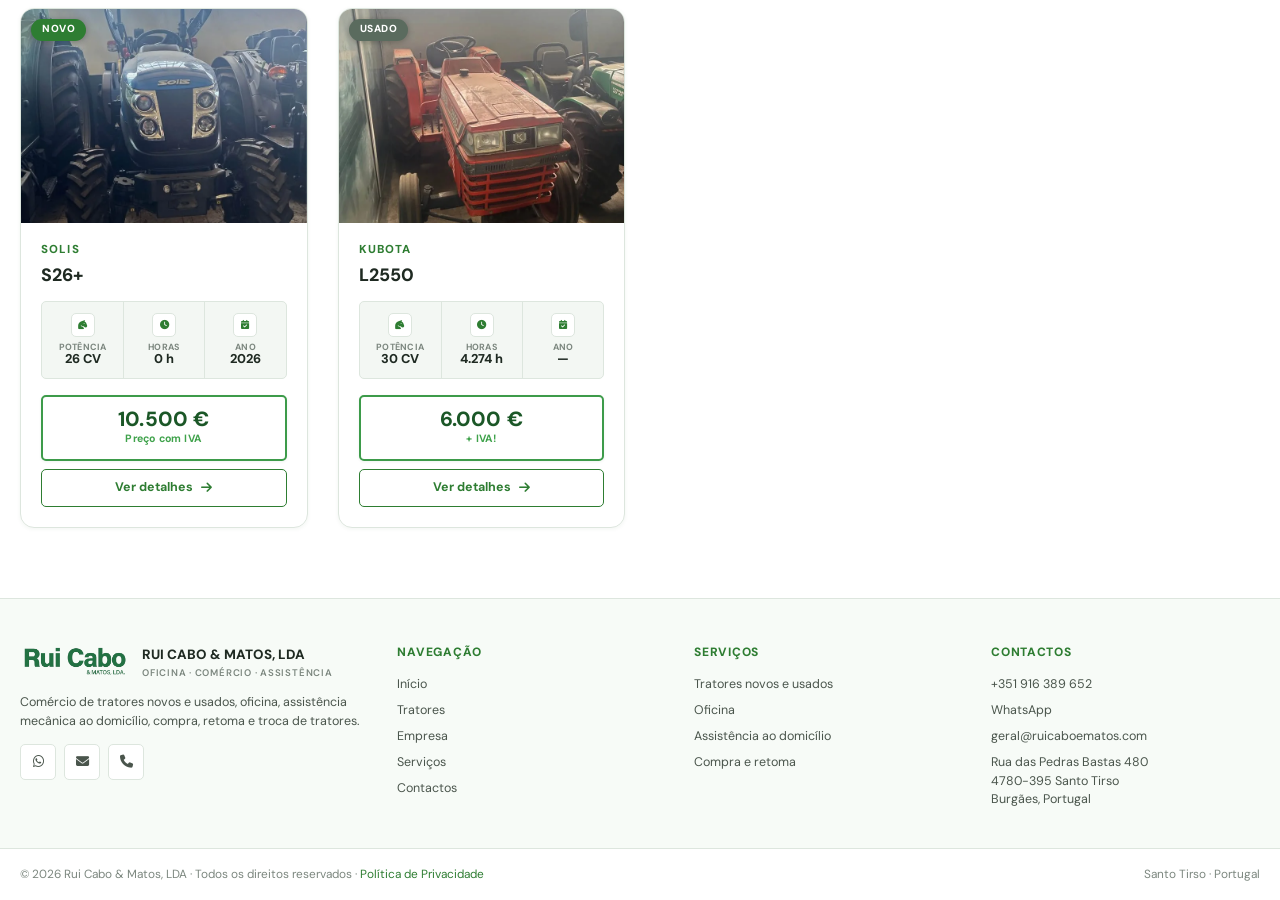
<file: trator/kioti-dk5010n/index.html>
<!DOCTYPE html>
<html lang="pt-PT">
<head>
    <meta charset="UTF-8">
    <meta name="viewport" content="width=device-width, initial-scale=1.0, viewport-fit=cover">
    <title>Kioti DK5010N — 50CV Usado | Rui Cabo & Matos</title>
    <meta name="description" content="Kioti DK5010N — 50 CV com carregador frontal. Referência vendida. Consulte-nos para tratores semelhantes.">
    <meta name="robots" content="index, follow">
    <meta name="keywords" content="Kioti DK5010N, Kioti DK5010N 50 CV, trator Kioti DK5010N usado, venda de tratores usados, trator, tratores usados a venda Portugal, oficina de tratores Santo Tirso, Rui Cabo & Matos">
    <meta name="theme-color" content="#2E7D32">
    <meta name="geo.region" content="PT-13">
    <meta name="geo.placename" content="Santo Tirso, Burgães">
    <meta name="ICBM" content="41.3529, -8.4541">
    <link rel="icon" type="image/png" href="../../favicon.png">
    <meta name="google-site-verification" content="zK9IBZV2TPg_5cLbYO3xtSV2w-gO60DWNLj7bAYpCrc">
    <link rel="canonical" href="https://ruicaboematos.pt/trator/kioti-dk5010n/">
    <meta property="og:type" content="product">
    <meta property="og:locale" content="pt_PT">
    <meta property="og:site_name" content="Rui Cabo & Matos, LDA">
    <meta property="og:title" content="Kioti DK5010N — 50 CV | Rui Cabo & Matos">
    <meta property="og:description" content="Kioti DK5010N — 50 CV com carregador frontal. Referência vendida. Consulte-nos para tratores semelhantes.">
    <meta property="og:url" content="https://ruicaboematos.pt/trator/kioti-dk5010n/">
    <meta property="og:image" content="https://ruicaboematos.pt/kioti_vendido.webp">
    <meta property="og:image:alt" content="Kioti DK5010N">
    <meta name="twitter:card" content="summary_large_image">
    <meta name="twitter:title" content="Kioti DK5010N — 50 CV | Rui Cabo & Matos">
    <meta name="twitter:description" content="Kioti DK5010N — 50 CV com carregador frontal. Referência vendida. Consulte-nos para tratores semelhantes.">
    <meta name="twitter:image" content="https://ruicaboematos.pt/kioti_vendido.webp">
    <link rel="preconnect" href="https://fonts.googleapis.com">
    <link rel="preconnect" href="https://fonts.gstatic.com" crossorigin>
    <link href="https://fonts.googleapis.com/css2?family=DM+Sans:ital,opsz,wght@0,9..40,400;0,9..40,500;0,9..40,600;0,9..40,700;0,9..40,800;1,9..40,400&family=Oswald:wght@400;500;600;700&display=swap" rel="stylesheet">
    <link rel="stylesheet" href="https://cdnjs.cloudflare.com/ajax/libs/font-awesome/6.5.0/css/all.min.css">
    <script>(function(){var t="light";try{var s=localStorage.getItem("rcm-theme-v2");if(s==="dark")t="dark";}catch(e){}document.documentElement.setAttribute("data-theme",t);})();</script>
    <link rel="stylesheet" href="../../style.css">
    <script type="application/ld+json">
    {"@context": "https://schema.org", "@type": "Product", "name": "Kioti DK5010N", "image": ["https://ruicaboematos.pt/kioti_vendido.webp"], "description": "Trator de 50 CV com carregador frontal, apresentado em excelente estado.", "brand": {"@type": "Brand", "name": "Kioti"}, "itemCondition": "https://schema.org/UsedCondition", "offers": {"@type": "Offer", "url": "https://ruicaboematos.pt/trator/kioti-dk5010n/", "priceCurrency": "EUR", "price": "20750.0", "availability": "https://schema.org/SoldOut"}, "additionalProperty": [{"@type": "PropertyValue", "name": "Potência", "value": "50 CV"}, {"@type": "PropertyValue", "name": "Tração", "value": "2WD"}, {"@type": "PropertyValue", "name": "Horas", "value": "3.300 h"}, {"@type": "PropertyValue", "name": "Ano", "value": "2019"}, {"@type": "PropertyValue", "name": "Combustível", "value": "Gasóleo"}, {"@type": "PropertyValue", "name": "Condição", "value": "Vendido"}]}
    </script>
    <script type="application/ld+json">
    {"@context": "https://schema.org", "@type": "BreadcrumbList", "itemListElement": [{"@type": "ListItem", "position": 1, "name": "Início", "item": "https://ruicaboematos.pt/"}, {"@type": "ListItem", "position": 2, "name": "Tratores", "item": "https://ruicaboematos.pt/#tratores"}, {"@type": "ListItem", "position": 3, "name": "Kioti DK5010N", "item": "https://ruicaboematos.pt/trator/kioti-dk5010n/"}]}
    </script>
</head>
<body>

<a class="skip-link" href="#principal">Saltar para o conteúdo</a>

<header id="mainHeader">
    <div class="header-wrap">
        <div class="container header-inner">
            <a href="../../" class="logo" aria-label="Rui Cabo & Matos, LDA">
                <div class="logo-mark">
                    <img src="../../logotipo2.png" alt="Rui Cabo & Matos, LDA" onerror="this.style.display='none';this.parentElement.classList.add('no-logo');">
                    <span class="logo-icon"><i class="fas fa-tractor"></i></span>
                </div>
                <div class="logo-name">
                    <strong>RUI CABO &amp; MATOS</strong>
                    <small>LDA · Oficina e Comércio</small>
                </div>
            </a>
            <nav id="mainNav" aria-label="Navegação principal">
                <ul>
                    <li><a href="../../#inicio" class="nav-link">Início</a></li>
                    <li><a href="../../#tratores" class="nav-link active">Tratores</a></li>
                    <li><a href="../../#empresa" class="nav-link">Empresa</a></li>
                    <li><a href="../../#servicos" class="nav-link">Serviços</a></li>
                    <li><a href="../../#contactos" class="nav-link">Contactos</a></li>
                </ul>
            </nav>
            <div class="header-actions">
                <a href="tel:+351916389652" class="hdr-phone">
                    <i class="fas fa-phone"></i>
                    <span class="hdr-phone-text">
                        <small>Ligue agora</small>
                        <strong>+351 916 389 652</strong>
                    </span>
                </a>
                <a href="https://wa.me/351916389652?text=Ol%C3%A1%21%20Estou%20a%20enviar-lhe%20mensagem%20pois%20vi%20um%20an%C3%BAncio%20no%20website%20da%20Rui%20Cabo%20%26%20Matos.%20" target="_blank" rel="noopener noreferrer" class="hdr-wa">
                    <i class="fab fa-whatsapp"></i>
                </a>
                <button class="theme-toggle" id="themeToggle" type="button" aria-label="Alternar tema claro/escuro" aria-pressed="false">
                    <i class="fas fa-moon"></i>
                </button>
                <button class="mobile-menu-btn" id="mobileMenuBtn" type="button" aria-label="Abrir menu" aria-expanded="false">
                    <i class="fas fa-bars"></i>
                </button>
            </div>
        </div>
    </div>
</header>


<main class="product-page" id="principal">
    <div class="container">
        <nav class="crumbs" aria-label="Localização atual">
            <a href="../../#inicio">Início</a>
            <i class="fas fa-chevron-right"></i>
            <a href="../../#tratores">Tratores</a>
            <i class="fas fa-chevron-right"></i>
            <span>Kioti DK5010N</span>
        </nav>
        <div class="product-layout">
            <div class="product-media">
                <div class="product-img-wrap">
                    <span class="badge badge-sold">Vendido</span><img src="../../kioti_vendido.webp" alt="Trator Kioti DK5010N vendido" class="sold-img" fetchpriority="high">
                </div>
                <div class="product-media-caption"><i class="fas fa-camera"></i> Foto real do equipamento · peça mais imagens e vídeos</div>
            </div>
            <div class="product-info">
                <div class="tractor-top">
                    <span class="tractor-brand">Kioti</span>
                    <span class="tractor-avail sold"><i class="fas fa-circle"></i> Vendido</span>
                </div>
                <h1>Kioti DK5010N</h1>
                <p class="product-desc">Trator de 50 CV com carregador frontal, apresentado em excelente estado.</p>
                <div class="tractor-chips"><span class="tractor-chip">2WD</span><span class="tractor-chip">Gasóleo</span></div>
                <div class="product-specs">
                    <div class="modal-spec"><i class="fas fa-horse"></i><div><small>Potência</small><strong>50 CV</strong></div></div>
                    <div class="modal-spec"><i class="fas fa-cog"></i><div><small>Tração</small><strong>2WD</strong></div></div>
                    <div class="modal-spec"><i class="fas fa-clock"></i><div><small>Horas</small><strong>3.300 h</strong></div></div>
                    <div class="modal-spec"><i class="fas fa-calendar"></i><div><small>Ano</small><strong>2019</strong></div></div>
                    <div class="modal-spec"><i class="fas fa-gas-pump"></i><div><small>Combustível</small><strong>Gasóleo</strong></div></div>
                </div>
                <div class="modal-price-block">
                    <span>Preço anunciado</span>
                    <div class="modal-price">20.750 € <small>+ IVA!</small></div>
                </div>
                <span class="btn btn-sold"><i class="fas fa-check"></i> Já vendido</span>
                <div class="product-trust">
                    <div class="product-trust-item"><i class="fas fa-shield-halved"></i><span><strong>Avaliação gratuita</strong><small>do seu trator</small></span></div>
                    <div class="product-trust-item"><i class="fas fa-arrows-rotate"></i><span><strong>Retoma e troca</strong><small>com o seu usado</small></span></div>
                    <div class="product-trust-item"><i class="fas fa-truck"></i><span><strong>Entrega e apoio</strong><small>ao domicílio</small></span></div>
                </div>
                <div class="modal-note">
                    <i class="fas fa-circle-info"></i>
                    <span>Contacte-nos para confirmar disponibilidade, características e restantes condições do equipamento.</span>
                </div>
            </div>
        </div>

        <div class="product-cta">
            <div class="product-cta-inner">
                <div class="product-cta-icon"><i class="fas fa-comments"></i></div>
                <div class="product-cta-text">
                    <strong>Precisa de mais informações sobre este equipamento?</strong>
                    <p>Fale connosco por WhatsApp ou telefone. Enviamos mais fotos, vídeos e todos os detalhes que precisar.</p>
                </div>
                <div class="product-cta-actions">
                    <a href="https://wa.me/351916389652?text=Ol%C3%A1%21%20Estou%20a%20enviar-lhe%20mensagem%20pois%20vi%20um%20an%C3%BAncio%20no%20website%20da%20Rui%20Cabo%20%26%20Matos.%20" target="_blank" rel="noopener noreferrer" class="btn btn-whatsapp"><i class="fab fa-whatsapp"></i> Falar por WhatsApp</a>
                    <a href="tel:+351916389652" class="btn btn-primary"><i class="fas fa-phone"></i> Ligar já</a>
                </div>
            </div>
        </div>

        <div class="product-related">
            <div class="section-header">
                <span class="section-label">Outros equipamentos</span>
                <h2 class="section-title">Mais tratores <em>em stock.</em></h2>
                <span class="sec-line"></span>
                <p class="section-subtitle">Veja as restantes máquinas disponíveis na nossa oficina e stand em Santo Tirso.</p>
            </div>
            <div class="tractors-grid" id="relatedGrid"></div>
        </div>
    </div>
</main>

<footer>
    <div class="container">
        <div class="footer-grid">
            <div class="footer-brand">
                <div class="footer-logo">
                    <div class="footer-logo-mark">
                        <img src="../../logotipo.png" alt="Rui Cabo & Matos" onerror="this.style.display='none';this.parentElement.classList.add('no-logo');">
                        <span class="footer-logo-icon"><i class="fas fa-tractor"></i></span>
                    </div>
                    <div>
                        <strong>RUI CABO &amp; MATOS, LDA</strong>
                        <small>Oficina · Comércio · Assistência</small>
                    </div>
                </div>
                <p>Comércio de tratores novos e usados, oficina, assistência mecânica ao domicílio, compra, retoma e troca de tratores.</p>
                <div class="footer-socials">
                    <a href="https://wa.me/351916389652?text=Ol%C3%A1%21%20Estou%20a%20enviar-lhe%20mensagem%20pois%20vi%20um%20an%C3%BAncio%20no%20website%20da%20Rui%20Cabo%20%26%20Matos.%20" target="_blank" rel="noopener noreferrer" aria-label="WhatsApp"><i class="fab fa-whatsapp"></i></a>
                    <a href="mailto:geral@ruicaboematos.com?subject=Contacto%20atrav%C3%A9s%20do%20website&body=Ol%C3%A1!%20Estou%20a%20enviar-lhe%20mensagem%20pois%20vi%20um%20an%C3%BAncio%20no%20website%20da%20Rui%20Cabo%20%26%20Matos.%0A%0AGostaria%20de%20entrar%20em%20contacto%20consigo.%0A%0ANome%3A%0ATelem%C3%B3vel%3A%0A%0AMensagem%3A" aria-label="Email"><i class="fas fa-envelope"></i></a>
                    <a href="tel:+351916389652" aria-label="Telefone"><i class="fas fa-phone"></i></a>
                </div>
            </div>
            <div class="footer-col">
                <h5>Navegação</h5>
                <a href="../../#inicio">Início</a>
                <a href="../../#tratores">Tratores</a>
                <a href="../../#empresa">Empresa</a>
                <a href="../../#servicos">Serviços</a>
                <a href="../../#contactos">Contactos</a>
            </div>
            <div class="footer-col">
                <h5>Serviços</h5>
                <a href="../../#tratores">Tratores novos e usados</a>
                <a href="../../#servicos">Oficina</a>
                <a href="../../#servicos">Assistência ao domicílio</a>
                <a href="../../#servicos">Compra e retoma</a>
            </div>
            <div class="footer-col">
                <h5>Contactos</h5>
                <a href="tel:+351916389652">+351 916 389 652</a>
                <a href="https://wa.me/351916389652?text=Ol%C3%A1%21%20Estou%20a%20enviar-lhe%20mensagem%20pois%20vi%20um%20an%C3%BAncio%20no%20website%20da%20Rui%20Cabo%20%26%20Matos.%20" target="_blank" rel="noopener noreferrer">WhatsApp</a>
                <a href="mailto:geral@ruicaboematos.com?subject=Contacto%20atrav%C3%A9s%20do%20website&body=Ol%C3%A1!%20Estou%20a%20enviar-lhe%20mensagem%20pois%20vi%20um%20an%C3%BAncio%20no%20website%20da%20Rui%20Cabo%20%26%20Matos.%0A%0AGostaria%20de%20entrar%20em%20contacto%20consigo.%0A%0ANome%3A%0ATelem%C3%B3vel%3A%0A%0AMensagem%3A">geral@ruicaboematos.com</a>
                <span class="footer-addr">Rua das Pedras Bastas 480<br>4780-395 Santo Tirso<br>Burgães, Portugal</span>
            </div>
        </div>
    </div>
    <div class="footer-bottom">
        <div class="container footer-bottom-inner">
            <span>&copy; <span id="currentYear"></span> Rui Cabo &amp; Matos, LDA · Todos os direitos reservados · <a href="../../privacidade.html">Política de Privacidade</a></span>
            <span>Santo Tirso · Portugal</span>
        </div>
    </div>
</footer>

<a href="https://wa.me/351916389652?text=Ol%C3%A1%21%20Estou%20a%20enviar-lhe%20mensagem%20pois%20vi%20um%20an%C3%BAncio%20no%20website%20da%20Rui%20Cabo%20%26%20Matos.%20" target="_blank" rel="noopener noreferrer" class="wa-float" aria-label="Falar no WhatsApp">
    <i class="fab fa-whatsapp"></i>
</a>

<div class="cookie-banner" id="cookieBanner" role="dialog" aria-live="polite" aria-label="Consentimento de cookies" hidden>
    <div class="cookie-banner-inner">
        <div class="cookie-banner-head">
            <div class="cookie-banner-icon"><i class="fas fa-cookie-bite"></i></div>
            <div class="cookie-banner-title">
                <strong>Valorizamos a sua privacidade</strong>
            </div>
            <button type="button" class="cookie-close" id="cookieClose" aria-label="Fechar e continuar apenas com o essencial"><i class="fas fa-xmark"></i></button>
        </div>
        <p class="cookie-banner-text">Este website utiliza cookies essenciais e guarda preferências no seu dispositivo (como o tema). As estatísticas anónimas de utilização só são ativadas se autorizar. Saiba mais na nossa <a href="../../privacidade.html">Política de Privacidade</a>.</p>
        <div class="cookie-banner-actions">
            <button type="button" class="btn btn-outline btn-sm" id="cookieDecline">Só o essencial</button>
            <button type="button" class="btn btn-primary btn-sm" id="cookieAccept">Aceitar tudo</button>
        </div>
    </div>
</div>

<div class="toast" id="toast" aria-live="polite"></div>

<script src="../../tractors.js"></script>
<script>
(function () {
    "use strict";
    var ROOT = "../../";
    window.RCM_CURRENT = {"id": 9, "category": "Trator", "brand": "Kioti", "model": "DK5010N", "status": "Vendido", "sold": true, "available": false, "image": "kioti_vendido.webp", "power": "50 CV", "drive": "2WD", "hours": "3.300 h", "year": "2019", "fuel": "Gasóleo", "price": "20.750 €", "priceLabel": "+ IVA", "description": "Trator de 50 CV com carregador frontal, apresentado em excelente estado.", "features": ["50 CV", "2WD", "3.300 h", "2019", "Gasóleo"], "metaTitle": "Kioti DK5010N — 50CV Usado | Rui Cabo & Matos", "metaDesc": "Kioti DK5010N — 50 CV com carregador frontal. Referência vendida. Consulte-nos para tratores semelhantes.", "brandFilter": "kioti", "slug": "kioti-dk5010n", "condition": "usados", "priceNumber": 20750.0, "powerNumber": 50.0, "hoursNumber": 3300.0, "yearNumber": 2019};
    function escapeHtml(v){if(v===null||v===undefined)return"";return String(v).replace(/&/g,"&amp;").replace(/</g,"&lt;").replace(/>/g,"&gt;").replace(/"/g,"&quot;").replace(/'/g,"&#039;");}
    function waUrl(t){return "https://wa.me/351916389652?text="+encodeURIComponent("Olá! Estou a enviar-lhe mensagem pois vi um anúncio no website da Rui Cabo & Matos. "+(t||""));}
    function priceLabelOpt(label){var l=String(label||"");if(l.indexOf("+ IVA")>=0)return "+ IVA!";if(l.indexOf("Com IVA")>=0)return "Preço com IVA";return l;}
    var current = window.RCM_CURRENT || {};
    var list=(window.RCM_TRACTORS||[]).filter(function(t){return t.slug!==current.slug;});
    var grid=document.getElementById("relatedGrid");
    if(grid){
        grid.innerHTML="";
        list.slice(0,6).forEach(function(t){
            var card=document.createElement("article");
            card.className="tractor-card"+(t.sold?" sold":"");
            var tAlt="Trator "+t.brand+" "+t.model+(t.sold?" vendido":(t.status?(" "+t.status.toLowerCase()):""));
            card.innerHTML='<div class="tractor-image"><a href="'+ROOT+'trator/'+escapeHtml(t.slug)+'/" aria-label="'+escapeHtml(t.brand+" "+t.model)+'"><img src="'+ROOT+escapeHtml(t.image)+'" alt="'+escapeHtml(tAlt)+'" loading="lazy" decoding="async"></a><div class="card-badges"><span class="badge '+(t.sold?"badge-sold":(t.status==="Novo"?"badge-new":"badge-used"))+'">'+escapeHtml(t.sold?"Vendido":t.status)+'</span></div></div><div class="tractor-info"><div class="tractor-top"><span class="tractor-brand">'+escapeHtml(t.brand)+'</span></div><div class="tractor-model">'+escapeHtml(t.model)+'</div><div class="tractor-specs"><div class="spec"><i class="fas fa-horse-head"></i><div><small>Potência</small><strong>'+escapeHtml(t.power)+'</strong></div></div><div class="spec"><i class="fas fa-clock"></i><div><small>Horas</small><strong>'+escapeHtml(t.hours)+'</strong></div></div><div class="spec"><i class="fas fa-calendar-check"></i><div><small>Ano</small><strong>'+escapeHtml(t.year)+'</strong></div></div></div><div class="tractor-footer"><div class="price-block"><strong class="price-value">'+escapeHtml(t.price)+'</strong><span class="price-label">'+escapeHtml(priceLabelOpt(t.priceLabel))+'</span></div>'+(t.sold?'<span class="btn-sold"><i class="fas fa-check"></i> Vendido</span>':'<a href="'+ROOT+'trator/'+escapeHtml(t.slug)+'/" class="btn btn-outline btn-sm">Ver detalhes <i class="fas fa-arrow-right"></i></a>')+'</div></div>';
            grid.appendChild(card);
        });
    }
})();

(function () {
    "use strict";
    var HEADER = document.getElementById("mainHeader");
    var current = window.RCM_CURRENT || null;
    if(current)trackProductView(current);
    function trackProductView(p){try{var __c=window.localStorage.getItem('rcm-consent-v1');if(__c==='all'){window.dataLayer=window.dataLayer||[];window.gtag=window.gtag||function(){window.dataLayer.push(arguments);};window.gtag('event','view_item',{items:[{item_id:p.slug,item_name:p.brand+' '+p.model,price:p.priceNumber,item_brand:p.brand,item_category:p.condition}]});}}catch(e){}}
})();
</script>
<script>

(function () {
    "use strict";
    var HEADER = document.getElementById("mainHeader");
    var cookieBanner = document.getElementById("cookieBanner");
    var mobileMenuBtn = document.getElementById("mobileMenuBtn");
    var mainNav = document.getElementById("mainNav");
    var themeToggle = document.getElementById("themeToggle");
    var themeMeta = document.querySelector('meta[name="theme-color"]');
    var scrollTop = document.getElementById("scrollTop");
    var toast = document.getElementById("toast");
    var GA4_ID = "G-7XH3TR4B4Q";

    function getConsent(){var c=null;try{c=localStorage.getItem("rcm-consent-v1");}catch(e){}return c;}
    function setConsent(v){try{localStorage.setItem("rcm-consent-v1",v);}catch(e){}}
    function hideCookieBanner(){if(cookieBanner){cookieBanner.hidden=true;cookieBanner.classList.remove("show");}}
    function showToast(msg){toast.textContent=msg;toast.classList.add("show");setTimeout(function(){toast.classList.remove("show");},4000);}

    function loadAnalytics(){
        if(document.getElementById("gtag-js"))return;
        if(!GA4_ID||GA4_ID.indexOf("G-XXXX")===0)return;
        var s=document.createElement("script");s.id="gtag-js";s.async=true;s.src="https://www.googletagmanager.com/gtag/js?id="+GA4_ID;
        document.head.appendChild(s);
        window.dataLayer=window.dataLayer||[];
        window.gtag=function(){window.dataLayer.push(arguments);};
        window.gtag("js",new Date());
        window.gtag("config",GA4_ID);
    }
    function trackGA(name,params){
        if(getConsent()!=="all")return;
        loadAnalytics();
        if(window.gtag)window.gtag("event",name,params||{});
    }
    document.addEventListener("click",function(e){
        var a=e.target.closest("a");
        if(!a)return;
        var h=a.getAttribute("href")||"";
        if(h.indexOf("tel:")===0)trackGA("contact_call",{});
        else if(h.indexOf("https://wa.me")===0)trackGA("contact_whatsapp",{});
    });

    function applyTheme(t){
        document.documentElement.setAttribute("data-theme",t);
        try{localStorage.setItem("rcm-theme-v2",t);}catch(e){}
        if(themeMeta)themeMeta.setAttribute("content",t==="dark"?"#0C1A11":"#2E7D32");
        if(themeToggle){var i=themeToggle.querySelector("i");if(i)i.className=t==="dark"?"fas fa-sun":"fas fa-moon";themeToggle.setAttribute("aria-pressed",t==="dark"?"true":"false");}
    }
    var savedTheme=null;try{savedTheme=localStorage.getItem("rcm-theme-v2");}catch(e){}
    applyTheme(savedTheme==="dark"?"dark":"light");
    if(themeToggle)themeToggle.addEventListener("click",function(){applyTheme(document.documentElement.getAttribute("data-theme")==="dark"?"light":"dark");});

    if(cookieBanner&&!getConsent()){
        setTimeout(function(){cookieBanner.hidden=false;requestAnimationFrame(function(){cookieBanner.classList.add("show");});},900);
    }
    var cookieAccept=document.getElementById("cookieAccept"),cookieDecline=document.getElementById("cookieDecline"),cookieClose=document.getElementById("cookieClose");
    function consentAll(){setConsent("all");loadAnalytics();if(window.gtag)window.gtag("consent","update",{analytics_storage:"granted"});trackGA("consent_granted",{});hideCookieBanner();}
    function consentMinimal(){setConsent("minimal");hideCookieBanner();}
    if(cookieAccept)cookieAccept.addEventListener("click",consentAll);
    if(cookieDecline)cookieDecline.addEventListener("click",consentMinimal);
    if(cookieClose)cookieClose.addEventListener("click",consentMinimal);
    if(getConsent()==="all"){loadAnalytics();if(window.gtag)window.gtag("consent","update",{analytics_storage:"granted"});}

    if(mobileMenuBtn&&mainNav)mobileMenuBtn.addEventListener("click",function(){var isOpen=mainNav.classList.toggle("mobile-open");this.setAttribute("aria-expanded",String(isOpen));this.innerHTML=isOpen?'<i class="fas fa-times"></i>':'<i class="fas fa-bars"></i>';});
    if(mainNav)mainNav.querySelectorAll("a").forEach(function(link){link.addEventListener("click",function(){mainNav.classList.remove("mobile-open");if(mobileMenuBtn){mobileMenuBtn.setAttribute("aria-expanded","false");mobileMenuBtn.innerHTML='<i class="fas fa-bars"></i>';}});});

    window.addEventListener("scroll",function(){
        if(HEADER)HEADER.classList.toggle("scrolled",window.scrollY>25);
        if(scrollTop)scrollTop.classList.toggle("visible",window.scrollY>600);
    },{passive:true});
    if(scrollTop)scrollTop.addEventListener("click",function(){window.scrollTo({top:0,behavior:"smooth"});});
    var y=document.getElementById("currentYear");if(y)y.textContent=new Date().getFullYear();
})();

</script>
<script>if(location.protocol==="file:"){document.addEventListener("DOMContentLoaded",function(){function f(h){if(!h||/^(https?:|mailto:|tel:|javascript:)/i.test(h))return h;if(h.charAt(0)==="#")return"index.html"+h;var i=h.indexOf("#"),x=i>=0?h.slice(i):"",p=i>=0?h.slice(0,i):h;if(!p||p.slice(-1)==="/")p+="index.html";else if(!/(\.\w+)$/.test(p))p+="/index.html";return p+x;}document.querySelectorAll("a[href]").forEach(function(a){var h=a.getAttribute("href");if(h)a.setAttribute("href",f(h));});});}</script>
</body>
</html>
</file>
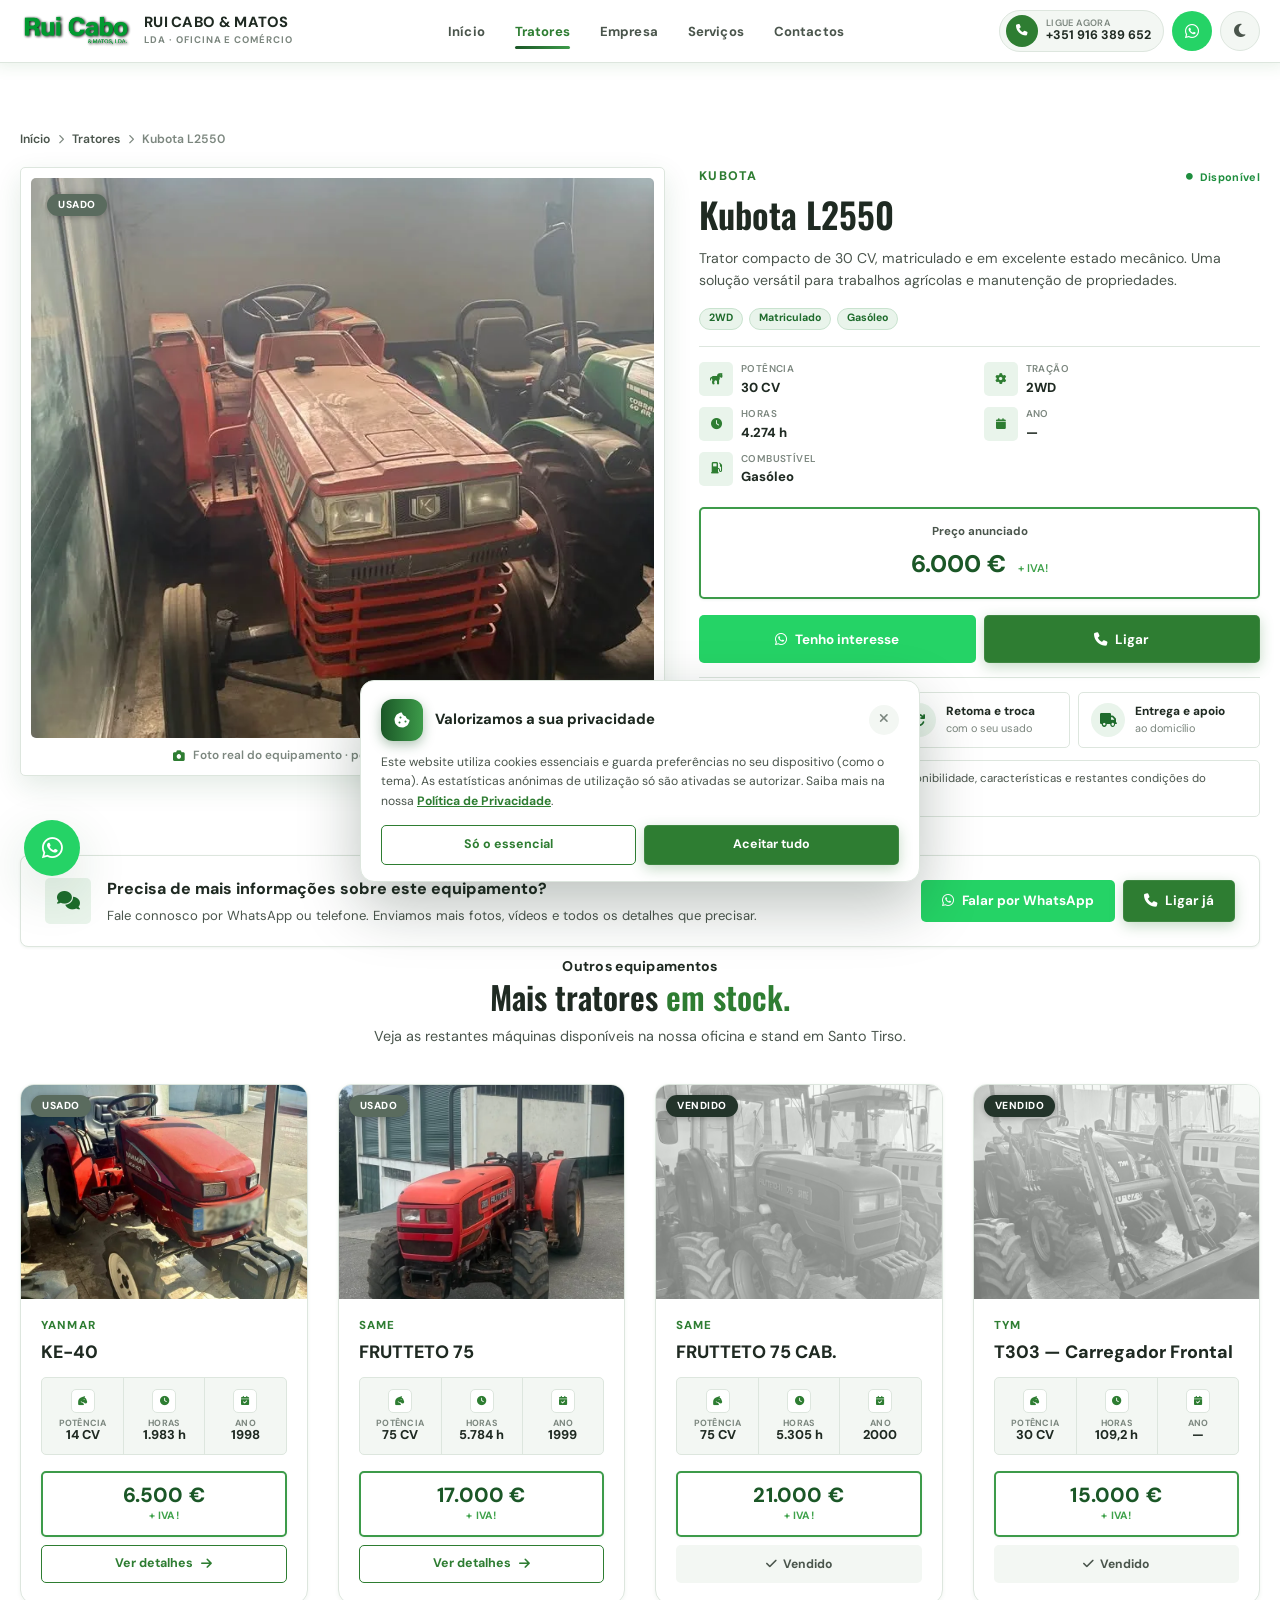
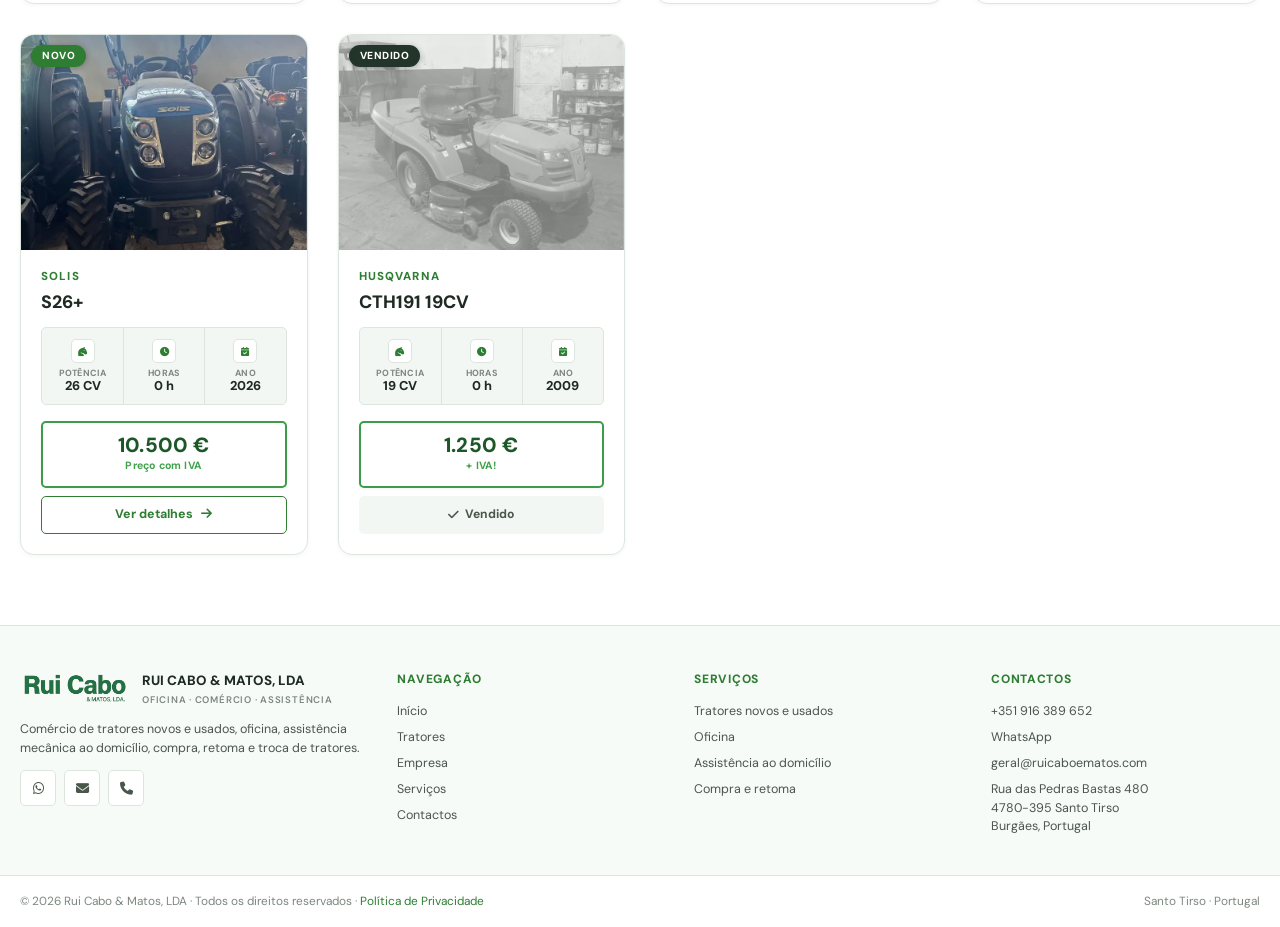
<file: trator/kubota-l2550/index.html>
<!DOCTYPE html>
<html lang="pt-PT">
<head>
    <meta charset="UTF-8">
    <meta name="viewport" content="width=device-width, initial-scale=1.0, viewport-fit=cover">
    <title>Kubota L2550 — 30CV Usado | Rui Cabo & Matos</title>
    <meta name="description" content="Kubota L2550 usado com 30 CV e 4.274 h. Trator compacto matriculado e em excelente estado. Visite-nos.">
    <meta name="robots" content="index, follow">
    <meta name="keywords" content="Kubota L2550, Kubota L2550 30 CV, trator Kubota L2550 usado, venda de tratores usados, trator, tratores usados a venda Portugal, oficina de tratores Santo Tirso, Rui Cabo & Matos">
    <meta name="theme-color" content="#2E7D32">
    <meta name="geo.region" content="PT-13">
    <meta name="geo.placename" content="Santo Tirso, Burgães">
    <meta name="ICBM" content="41.3529, -8.4541">
    <link rel="icon" type="image/png" href="../../favicon.png">
    <meta name="google-site-verification" content="zK9IBZV2TPg_5cLbYO3xtSV2w-gO60DWNLj7bAYpCrc">
    <link rel="canonical" href="https://ruicaboematos.pt/trator/kubota-l2550/">
    <meta property="og:type" content="product">
    <meta property="og:locale" content="pt_PT">
    <meta property="og:site_name" content="Rui Cabo & Matos, LDA">
    <meta property="og:title" content="Kubota L2550 — 30 CV | Rui Cabo & Matos">
    <meta property="og:description" content="Kubota L2550 usado com 30 CV e 4.274 h. Trator compacto matriculado e em excelente estado. Visite-nos.">
    <meta property="og:url" content="https://ruicaboematos.pt/trator/kubota-l2550/">
    <meta property="og:image" content="https://ruicaboematos.pt/kubota_usado.webp">
    <meta property="og:image:alt" content="Kubota L2550">
    <meta name="twitter:card" content="summary_large_image">
    <meta name="twitter:title" content="Kubota L2550 — 30 CV | Rui Cabo & Matos">
    <meta name="twitter:description" content="Kubota L2550 usado com 30 CV e 4.274 h. Trator compacto matriculado e em excelente estado. Visite-nos.">
    <meta name="twitter:image" content="https://ruicaboematos.pt/kubota_usado.webp">
    <link rel="preconnect" href="https://fonts.googleapis.com">
    <link rel="preconnect" href="https://fonts.gstatic.com" crossorigin>
    <link href="https://fonts.googleapis.com/css2?family=DM+Sans:ital,opsz,wght@0,9..40,400;0,9..40,500;0,9..40,600;0,9..40,700;0,9..40,800;1,9..40,400&family=Oswald:wght@400;500;600;700&display=swap" rel="stylesheet">
    <link rel="stylesheet" href="https://cdnjs.cloudflare.com/ajax/libs/font-awesome/6.5.0/css/all.min.css">
    <script>(function(){var t="light";try{var s=localStorage.getItem("rcm-theme-v2");if(s==="dark")t="dark";}catch(e){}document.documentElement.setAttribute("data-theme",t);})();</script>
    <link rel="stylesheet" href="../../style.css">
    <script type="application/ld+json">
    {"@context": "https://schema.org", "@type": "Product", "name": "Kubota L2550", "image": ["https://ruicaboematos.pt/kubota_usado.webp"], "description": "Trator compacto de 30 CV, matriculado e em excelente estado mecânico. Uma solução versátil para trabalhos agrícolas e manutenção de propriedades.", "brand": {"@type": "Brand", "name": "Kubota"}, "itemCondition": "https://schema.org/UsedCondition", "offers": {"@type": "Offer", "url": "https://ruicaboematos.pt/trator/kubota-l2550/", "priceCurrency": "EUR", "price": "6000.0", "availability": "https://schema.org/InStock"}, "additionalProperty": [{"@type": "PropertyValue", "name": "Potência", "value": "30 CV"}, {"@type": "PropertyValue", "name": "Tração", "value": "2WD"}, {"@type": "PropertyValue", "name": "Horas", "value": "4.274 h"}, {"@type": "PropertyValue", "name": "Ano", "value": "—"}, {"@type": "PropertyValue", "name": "Combustível", "value": "Gasóleo"}, {"@type": "PropertyValue", "name": "Condição", "value": "Usado"}]}
    </script>
    <script type="application/ld+json">
    {"@context": "https://schema.org", "@type": "BreadcrumbList", "itemListElement": [{"@type": "ListItem", "position": 1, "name": "Início", "item": "https://ruicaboematos.pt/"}, {"@type": "ListItem", "position": 2, "name": "Tratores", "item": "https://ruicaboematos.pt/#tratores"}, {"@type": "ListItem", "position": 3, "name": "Kubota L2550", "item": "https://ruicaboematos.pt/trator/kubota-l2550/"}]}
    </script>
</head>
<body>

<a class="skip-link" href="#principal">Saltar para o conteúdo</a>

<header id="mainHeader">
    <div class="header-wrap">
        <div class="container header-inner">
            <a href="../../" class="logo" aria-label="Rui Cabo & Matos, LDA">
                <div class="logo-mark">
                    <img src="../../logotipo2.png" alt="Rui Cabo & Matos, LDA" onerror="this.style.display='none';this.parentElement.classList.add('no-logo');">
                    <span class="logo-icon"><i class="fas fa-tractor"></i></span>
                </div>
                <div class="logo-name">
                    <strong>RUI CABO &amp; MATOS</strong>
                    <small>LDA · Oficina e Comércio</small>
                </div>
            </a>
            <nav id="mainNav" aria-label="Navegação principal">
                <ul>
                    <li><a href="../../#inicio" class="nav-link">Início</a></li>
                    <li><a href="../../#tratores" class="nav-link active">Tratores</a></li>
                    <li><a href="../../#empresa" class="nav-link">Empresa</a></li>
                    <li><a href="../../#servicos" class="nav-link">Serviços</a></li>
                    <li><a href="../../#contactos" class="nav-link">Contactos</a></li>
                </ul>
            </nav>
            <div class="header-actions">
                <a href="tel:+351916389652" class="hdr-phone">
                    <i class="fas fa-phone"></i>
                    <span class="hdr-phone-text">
                        <small>Ligue agora</small>
                        <strong>+351 916 389 652</strong>
                    </span>
                </a>
                <a href="https://wa.me/351916389652?text=Ol%C3%A1%21%20Estou%20a%20enviar-lhe%20mensagem%20pois%20vi%20um%20an%C3%BAncio%20no%20website%20da%20Rui%20Cabo%20%26%20Matos.%20" target="_blank" rel="noopener noreferrer" class="hdr-wa">
                    <i class="fab fa-whatsapp"></i>
                </a>
                <button class="theme-toggle" id="themeToggle" type="button" aria-label="Alternar tema claro/escuro" aria-pressed="false">
                    <i class="fas fa-moon"></i>
                </button>
                <button class="mobile-menu-btn" id="mobileMenuBtn" type="button" aria-label="Abrir menu" aria-expanded="false">
                    <i class="fas fa-bars"></i>
                </button>
            </div>
        </div>
    </div>
</header>


<main class="product-page" id="principal">
    <div class="container">
        <nav class="crumbs" aria-label="Localização atual">
            <a href="../../#inicio">Início</a>
            <i class="fas fa-chevron-right"></i>
            <a href="../../#tratores">Tratores</a>
            <i class="fas fa-chevron-right"></i>
            <span>Kubota L2550</span>
        </nav>
        <div class="product-layout">
            <div class="product-media">
                <div class="product-img-wrap">
                    <span class="badge badge-used">Usado</span><img src="../../kubota_usado.webp" alt="Trator Kubota L2550 usado" fetchpriority="high">
                </div>
                <div class="product-media-caption"><i class="fas fa-camera"></i> Foto real do equipamento · peça mais imagens e vídeos</div>
            </div>
            <div class="product-info">
                <div class="tractor-top">
                    <span class="tractor-brand">Kubota</span>
                    <span class="tractor-avail available"><i class="fas fa-circle"></i> Disponível</span>
                </div>
                <h1>Kubota L2550</h1>
                <p class="product-desc">Trator compacto de 30 CV, matriculado e em excelente estado mecânico. Uma solução versátil para trabalhos agrícolas e manutenção de propriedades.</p>
                <div class="tractor-chips"><span class="tractor-chip">2WD</span><span class="tractor-chip">Matriculado</span><span class="tractor-chip">Gasóleo</span></div>
                <div class="product-specs">
                    <div class="modal-spec"><i class="fas fa-horse"></i><div><small>Potência</small><strong>30 CV</strong></div></div>
                    <div class="modal-spec"><i class="fas fa-cog"></i><div><small>Tração</small><strong>2WD</strong></div></div>
                    <div class="modal-spec"><i class="fas fa-clock"></i><div><small>Horas</small><strong>4.274 h</strong></div></div>
                    <div class="modal-spec"><i class="fas fa-calendar"></i><div><small>Ano</small><strong>—</strong></div></div>
                    <div class="modal-spec"><i class="fas fa-gas-pump"></i><div><small>Combustível</small><strong>Gasóleo</strong></div></div>
                </div>
                <div class="modal-price-block">
                    <span>Preço anunciado</span>
                    <div class="modal-price">6.000 € <small>+ IVA!</small></div>
                </div>
                <div class="product-actions"><a href="https://wa.me/351916389652?text=Ol%C3%A1%21%20Estou%20a%20enviar-lhe%20mensagem%20pois%20vi%20um%20an%C3%BAncio%20no%20website%20da%20Rui%20Cabo%20%26%20Matos.%20Ol%C3%A1%2C%20estou%20interessado%20no%20Kubota%20L2550%20que%20vi%20no%20vosso%20site." target="_blank" rel="noopener noreferrer" class="btn btn-whatsapp"><i class="fab fa-whatsapp"></i> Tenho interesse</a><a href="tel:+351916389652" class="btn btn-primary"><i class="fas fa-phone"></i> Ligar</a></div>
                <div class="product-trust">
                    <div class="product-trust-item"><i class="fas fa-shield-halved"></i><span><strong>Avaliação gratuita</strong><small>do seu trator</small></span></div>
                    <div class="product-trust-item"><i class="fas fa-arrows-rotate"></i><span><strong>Retoma e troca</strong><small>com o seu usado</small></span></div>
                    <div class="product-trust-item"><i class="fas fa-truck"></i><span><strong>Entrega e apoio</strong><small>ao domicílio</small></span></div>
                </div>
                <div class="modal-note">
                    <i class="fas fa-circle-info"></i>
                    <span>Contacte-nos para confirmar disponibilidade, características e restantes condições do equipamento.</span>
                </div>
            </div>
        </div>

        <div class="product-cta">
            <div class="product-cta-inner">
                <div class="product-cta-icon"><i class="fas fa-comments"></i></div>
                <div class="product-cta-text">
                    <strong>Precisa de mais informações sobre este equipamento?</strong>
                    <p>Fale connosco por WhatsApp ou telefone. Enviamos mais fotos, vídeos e todos os detalhes que precisar.</p>
                </div>
                <div class="product-cta-actions">
                    <a href="https://wa.me/351916389652?text=Ol%C3%A1%21%20Estou%20a%20enviar-lhe%20mensagem%20pois%20vi%20um%20an%C3%BAncio%20no%20website%20da%20Rui%20Cabo%20%26%20Matos.%20" target="_blank" rel="noopener noreferrer" class="btn btn-whatsapp"><i class="fab fa-whatsapp"></i> Falar por WhatsApp</a>
                    <a href="tel:+351916389652" class="btn btn-primary"><i class="fas fa-phone"></i> Ligar já</a>
                </div>
            </div>
        </div>

        <div class="product-related">
            <div class="section-header">
                <span class="section-label">Outros equipamentos</span>
                <h2 class="section-title">Mais tratores <em>em stock.</em></h2>
                <span class="sec-line"></span>
                <p class="section-subtitle">Veja as restantes máquinas disponíveis na nossa oficina e stand em Santo Tirso.</p>
            </div>
            <div class="tractors-grid" id="relatedGrid"></div>
        </div>
    </div>
</main>

<footer>
    <div class="container">
        <div class="footer-grid">
            <div class="footer-brand">
                <div class="footer-logo">
                    <div class="footer-logo-mark">
                        <img src="../../logotipo.png" alt="Rui Cabo & Matos" onerror="this.style.display='none';this.parentElement.classList.add('no-logo');">
                        <span class="footer-logo-icon"><i class="fas fa-tractor"></i></span>
                    </div>
                    <div>
                        <strong>RUI CABO &amp; MATOS, LDA</strong>
                        <small>Oficina · Comércio · Assistência</small>
                    </div>
                </div>
                <p>Comércio de tratores novos e usados, oficina, assistência mecânica ao domicílio, compra, retoma e troca de tratores.</p>
                <div class="footer-socials">
                    <a href="https://wa.me/351916389652?text=Ol%C3%A1%21%20Estou%20a%20enviar-lhe%20mensagem%20pois%20vi%20um%20an%C3%BAncio%20no%20website%20da%20Rui%20Cabo%20%26%20Matos.%20" target="_blank" rel="noopener noreferrer" aria-label="WhatsApp"><i class="fab fa-whatsapp"></i></a>
                    <a href="mailto:geral@ruicaboematos.com?subject=Contacto%20atrav%C3%A9s%20do%20website&body=Ol%C3%A1!%20Estou%20a%20enviar-lhe%20mensagem%20pois%20vi%20um%20an%C3%BAncio%20no%20website%20da%20Rui%20Cabo%20%26%20Matos.%0A%0AGostaria%20de%20entrar%20em%20contacto%20consigo.%0A%0ANome%3A%0ATelem%C3%B3vel%3A%0A%0AMensagem%3A" aria-label="Email"><i class="fas fa-envelope"></i></a>
                    <a href="tel:+351916389652" aria-label="Telefone"><i class="fas fa-phone"></i></a>
                </div>
            </div>
            <div class="footer-col">
                <h5>Navegação</h5>
                <a href="../../#inicio">Início</a>
                <a href="../../#tratores">Tratores</a>
                <a href="../../#empresa">Empresa</a>
                <a href="../../#servicos">Serviços</a>
                <a href="../../#contactos">Contactos</a>
            </div>
            <div class="footer-col">
                <h5>Serviços</h5>
                <a href="../../#tratores">Tratores novos e usados</a>
                <a href="../../#servicos">Oficina</a>
                <a href="../../#servicos">Assistência ao domicílio</a>
                <a href="../../#servicos">Compra e retoma</a>
            </div>
            <div class="footer-col">
                <h5>Contactos</h5>
                <a href="tel:+351916389652">+351 916 389 652</a>
                <a href="https://wa.me/351916389652?text=Ol%C3%A1%21%20Estou%20a%20enviar-lhe%20mensagem%20pois%20vi%20um%20an%C3%BAncio%20no%20website%20da%20Rui%20Cabo%20%26%20Matos.%20" target="_blank" rel="noopener noreferrer">WhatsApp</a>
                <a href="mailto:geral@ruicaboematos.com?subject=Contacto%20atrav%C3%A9s%20do%20website&body=Ol%C3%A1!%20Estou%20a%20enviar-lhe%20mensagem%20pois%20vi%20um%20an%C3%BAncio%20no%20website%20da%20Rui%20Cabo%20%26%20Matos.%0A%0AGostaria%20de%20entrar%20em%20contacto%20consigo.%0A%0ANome%3A%0ATelem%C3%B3vel%3A%0A%0AMensagem%3A">geral@ruicaboematos.com</a>
                <span class="footer-addr">Rua das Pedras Bastas 480<br>4780-395 Santo Tirso<br>Burgães, Portugal</span>
            </div>
        </div>
    </div>
    <div class="footer-bottom">
        <div class="container footer-bottom-inner">
            <span>&copy; <span id="currentYear"></span> Rui Cabo &amp; Matos, LDA · Todos os direitos reservados · <a href="../../privacidade.html">Política de Privacidade</a></span>
            <span>Santo Tirso · Portugal</span>
        </div>
    </div>
</footer>

<a href="https://wa.me/351916389652?text=Ol%C3%A1%21%20Estou%20a%20enviar-lhe%20mensagem%20pois%20vi%20um%20an%C3%BAncio%20no%20website%20da%20Rui%20Cabo%20%26%20Matos.%20" target="_blank" rel="noopener noreferrer" class="wa-float" aria-label="Falar no WhatsApp">
    <i class="fab fa-whatsapp"></i>
</a>

<div class="cookie-banner" id="cookieBanner" role="dialog" aria-live="polite" aria-label="Consentimento de cookies" hidden>
    <div class="cookie-banner-inner">
        <div class="cookie-banner-head">
            <div class="cookie-banner-icon"><i class="fas fa-cookie-bite"></i></div>
            <div class="cookie-banner-title">
                <strong>Valorizamos a sua privacidade</strong>
            </div>
            <button type="button" class="cookie-close" id="cookieClose" aria-label="Fechar e continuar apenas com o essencial"><i class="fas fa-xmark"></i></button>
        </div>
        <p class="cookie-banner-text">Este website utiliza cookies essenciais e guarda preferências no seu dispositivo (como o tema). As estatísticas anónimas de utilização só são ativadas se autorizar. Saiba mais na nossa <a href="../../privacidade.html">Política de Privacidade</a>.</p>
        <div class="cookie-banner-actions">
            <button type="button" class="btn btn-outline btn-sm" id="cookieDecline">Só o essencial</button>
            <button type="button" class="btn btn-primary btn-sm" id="cookieAccept">Aceitar tudo</button>
        </div>
    </div>
</div>

<div class="toast" id="toast" aria-live="polite"></div>

<script src="../../tractors.js"></script>
<script>
(function () {
    "use strict";
    var ROOT = "../../";
    window.RCM_CURRENT = {"id": 6, "category": "Trator", "brand": "Kubota", "model": "L2550", "status": "Usado", "sold": false, "available": true, "image": "kubota_usado.webp", "power": "30 CV", "drive": "2WD", "hours": "4.274 h", "year": "—", "fuel": "Gasóleo", "price": "6.000 €", "priceLabel": "+ IVA", "description": "Trator compacto de 30 CV, matriculado e em excelente estado mecânico. Uma solução versátil para trabalhos agrícolas e manutenção de propriedades.", "features": ["30 CV", "2WD", "4.274 h", "Matriculado", "Gasóleo"], "metaTitle": "Kubota L2550 — 30CV Usado | Rui Cabo & Matos", "metaDesc": "Kubota L2550 usado com 30 CV e 4.274 h. Trator compacto matriculado e em excelente estado. Visite-nos.", "brandFilter": "kubota", "slug": "kubota-l2550", "condition": "usados", "priceNumber": 6000.0, "powerNumber": 30.0, "hoursNumber": 4274.0, "yearNumber": 0};
    function escapeHtml(v){if(v===null||v===undefined)return"";return String(v).replace(/&/g,"&amp;").replace(/</g,"&lt;").replace(/>/g,"&gt;").replace(/"/g,"&quot;").replace(/'/g,"&#039;");}
    function waUrl(t){return "https://wa.me/351916389652?text="+encodeURIComponent("Olá! Estou a enviar-lhe mensagem pois vi um anúncio no website da Rui Cabo & Matos. "+(t||""));}
    function priceLabelOpt(label){var l=String(label||"");if(l.indexOf("+ IVA")>=0)return "+ IVA!";if(l.indexOf("Com IVA")>=0)return "Preço com IVA";return l;}
    var current = window.RCM_CURRENT || {};
    var list=(window.RCM_TRACTORS||[]).filter(function(t){return t.slug!==current.slug;});
    var grid=document.getElementById("relatedGrid");
    if(grid){
        grid.innerHTML="";
        list.slice(0,6).forEach(function(t){
            var card=document.createElement("article");
            card.className="tractor-card"+(t.sold?" sold":"");
            var tAlt="Trator "+t.brand+" "+t.model+(t.sold?" vendido":(t.status?(" "+t.status.toLowerCase()):""));
            card.innerHTML='<div class="tractor-image"><a href="'+ROOT+'trator/'+escapeHtml(t.slug)+'/" aria-label="'+escapeHtml(t.brand+" "+t.model)+'"><img src="'+ROOT+escapeHtml(t.image)+'" alt="'+escapeHtml(tAlt)+'" loading="lazy" decoding="async"></a><div class="card-badges"><span class="badge '+(t.sold?"badge-sold":(t.status==="Novo"?"badge-new":"badge-used"))+'">'+escapeHtml(t.sold?"Vendido":t.status)+'</span></div></div><div class="tractor-info"><div class="tractor-top"><span class="tractor-brand">'+escapeHtml(t.brand)+'</span></div><div class="tractor-model">'+escapeHtml(t.model)+'</div><div class="tractor-specs"><div class="spec"><i class="fas fa-horse-head"></i><div><small>Potência</small><strong>'+escapeHtml(t.power)+'</strong></div></div><div class="spec"><i class="fas fa-clock"></i><div><small>Horas</small><strong>'+escapeHtml(t.hours)+'</strong></div></div><div class="spec"><i class="fas fa-calendar-check"></i><div><small>Ano</small><strong>'+escapeHtml(t.year)+'</strong></div></div></div><div class="tractor-footer"><div class="price-block"><strong class="price-value">'+escapeHtml(t.price)+'</strong><span class="price-label">'+escapeHtml(priceLabelOpt(t.priceLabel))+'</span></div>'+(t.sold?'<span class="btn-sold"><i class="fas fa-check"></i> Vendido</span>':'<a href="'+ROOT+'trator/'+escapeHtml(t.slug)+'/" class="btn btn-outline btn-sm">Ver detalhes <i class="fas fa-arrow-right"></i></a>')+'</div></div>';
            grid.appendChild(card);
        });
    }
})();

(function () {
    "use strict";
    var HEADER = document.getElementById("mainHeader");
    var current = window.RCM_CURRENT || null;
    if(current)trackProductView(current);
    function trackProductView(p){try{var __c=window.localStorage.getItem('rcm-consent-v1');if(__c==='all'){window.dataLayer=window.dataLayer||[];window.gtag=window.gtag||function(){window.dataLayer.push(arguments);};window.gtag('event','view_item',{items:[{item_id:p.slug,item_name:p.brand+' '+p.model,price:p.priceNumber,item_brand:p.brand,item_category:p.condition}]});}}catch(e){}}
})();
</script>
<script>

(function () {
    "use strict";
    var HEADER = document.getElementById("mainHeader");
    var cookieBanner = document.getElementById("cookieBanner");
    var mobileMenuBtn = document.getElementById("mobileMenuBtn");
    var mainNav = document.getElementById("mainNav");
    var themeToggle = document.getElementById("themeToggle");
    var themeMeta = document.querySelector('meta[name="theme-color"]');
    var scrollTop = document.getElementById("scrollTop");
    var toast = document.getElementById("toast");
    var GA4_ID = "G-7XH3TR4B4Q";

    function getConsent(){var c=null;try{c=localStorage.getItem("rcm-consent-v1");}catch(e){}return c;}
    function setConsent(v){try{localStorage.setItem("rcm-consent-v1",v);}catch(e){}}
    function hideCookieBanner(){if(cookieBanner){cookieBanner.hidden=true;cookieBanner.classList.remove("show");}}
    function showToast(msg){toast.textContent=msg;toast.classList.add("show");setTimeout(function(){toast.classList.remove("show");},4000);}

    function loadAnalytics(){
        if(document.getElementById("gtag-js"))return;
        if(!GA4_ID||GA4_ID.indexOf("G-XXXX")===0)return;
        var s=document.createElement("script");s.id="gtag-js";s.async=true;s.src="https://www.googletagmanager.com/gtag/js?id="+GA4_ID;
        document.head.appendChild(s);
        window.dataLayer=window.dataLayer||[];
        window.gtag=function(){window.dataLayer.push(arguments);};
        window.gtag("js",new Date());
        window.gtag("config",GA4_ID);
    }
    function trackGA(name,params){
        if(getConsent()!=="all")return;
        loadAnalytics();
        if(window.gtag)window.gtag("event",name,params||{});
    }
    document.addEventListener("click",function(e){
        var a=e.target.closest("a");
        if(!a)return;
        var h=a.getAttribute("href")||"";
        if(h.indexOf("tel:")===0)trackGA("contact_call",{});
        else if(h.indexOf("https://wa.me")===0)trackGA("contact_whatsapp",{});
    });

    function applyTheme(t){
        document.documentElement.setAttribute("data-theme",t);
        try{localStorage.setItem("rcm-theme-v2",t);}catch(e){}
        if(themeMeta)themeMeta.setAttribute("content",t==="dark"?"#0C1A11":"#2E7D32");
        if(themeToggle){var i=themeToggle.querySelector("i");if(i)i.className=t==="dark"?"fas fa-sun":"fas fa-moon";themeToggle.setAttribute("aria-pressed",t==="dark"?"true":"false");}
    }
    var savedTheme=null;try{savedTheme=localStorage.getItem("rcm-theme-v2");}catch(e){}
    applyTheme(savedTheme==="dark"?"dark":"light");
    if(themeToggle)themeToggle.addEventListener("click",function(){applyTheme(document.documentElement.getAttribute("data-theme")==="dark"?"light":"dark");});

    if(cookieBanner&&!getConsent()){
        setTimeout(function(){cookieBanner.hidden=false;requestAnimationFrame(function(){cookieBanner.classList.add("show");});},900);
    }
    var cookieAccept=document.getElementById("cookieAccept"),cookieDecline=document.getElementById("cookieDecline"),cookieClose=document.getElementById("cookieClose");
    function consentAll(){setConsent("all");loadAnalytics();if(window.gtag)window.gtag("consent","update",{analytics_storage:"granted"});trackGA("consent_granted",{});hideCookieBanner();}
    function consentMinimal(){setConsent("minimal");hideCookieBanner();}
    if(cookieAccept)cookieAccept.addEventListener("click",consentAll);
    if(cookieDecline)cookieDecline.addEventListener("click",consentMinimal);
    if(cookieClose)cookieClose.addEventListener("click",consentMinimal);
    if(getConsent()==="all"){loadAnalytics();if(window.gtag)window.gtag("consent","update",{analytics_storage:"granted"});}

    if(mobileMenuBtn&&mainNav)mobileMenuBtn.addEventListener("click",function(){var isOpen=mainNav.classList.toggle("mobile-open");this.setAttribute("aria-expanded",String(isOpen));this.innerHTML=isOpen?'<i class="fas fa-times"></i>':'<i class="fas fa-bars"></i>';});
    if(mainNav)mainNav.querySelectorAll("a").forEach(function(link){link.addEventListener("click",function(){mainNav.classList.remove("mobile-open");if(mobileMenuBtn){mobileMenuBtn.setAttribute("aria-expanded","false");mobileMenuBtn.innerHTML='<i class="fas fa-bars"></i>';}});});

    window.addEventListener("scroll",function(){
        if(HEADER)HEADER.classList.toggle("scrolled",window.scrollY>25);
        if(scrollTop)scrollTop.classList.toggle("visible",window.scrollY>600);
    },{passive:true});
    if(scrollTop)scrollTop.addEventListener("click",function(){window.scrollTo({top:0,behavior:"smooth"});});
    var y=document.getElementById("currentYear");if(y)y.textContent=new Date().getFullYear();
})();

</script>
<script>if(location.protocol==="file:"){document.addEventListener("DOMContentLoaded",function(){function f(h){if(!h||/^(https?:|mailto:|tel:|javascript:)/i.test(h))return h;if(h.charAt(0)==="#")return"index.html"+h;var i=h.indexOf("#"),x=i>=0?h.slice(i):"",p=i>=0?h.slice(0,i):h;if(!p||p.slice(-1)==="/")p+="index.html";else if(!/(\.\w+)$/.test(p))p+="/index.html";return p+x;}document.querySelectorAll("a[href]").forEach(function(a){var h=a.getAttribute("href");if(h)a.setAttribute("href",f(h));});});}</script>
</body>
</html>
</file>
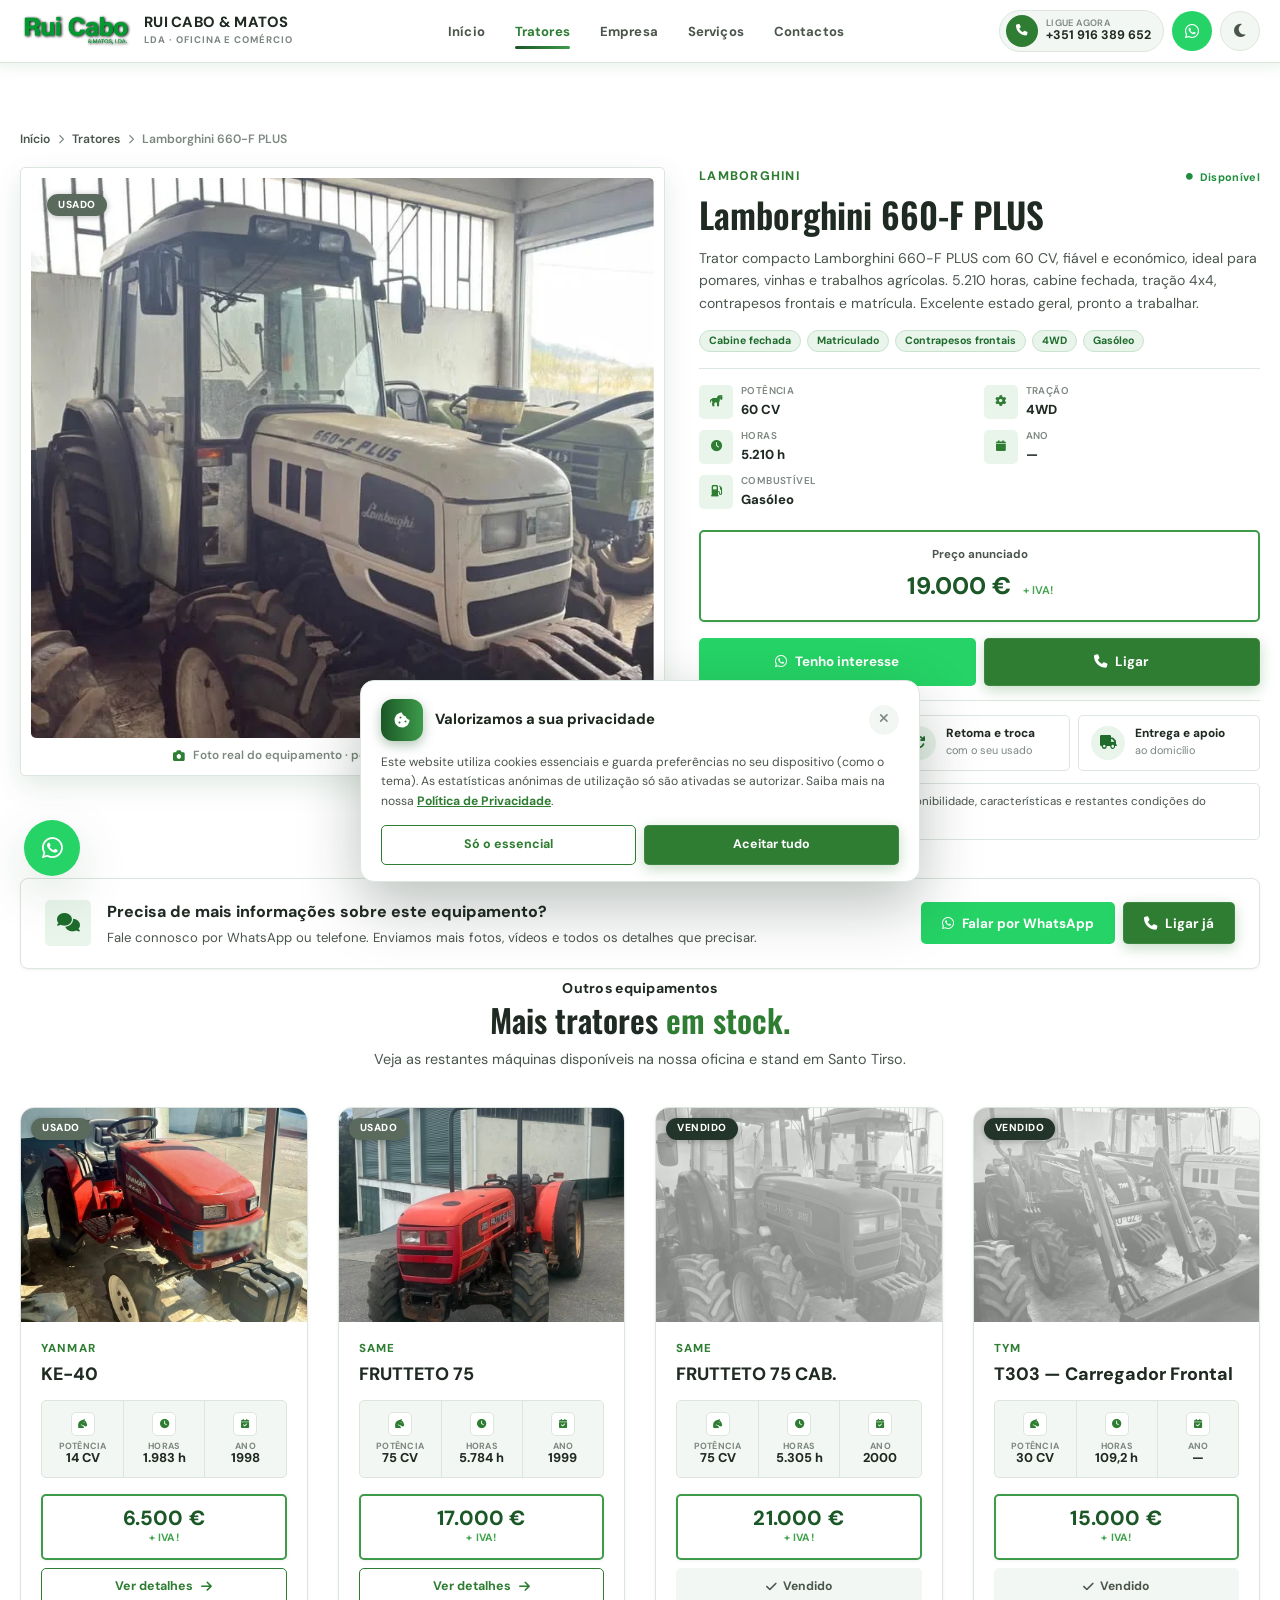
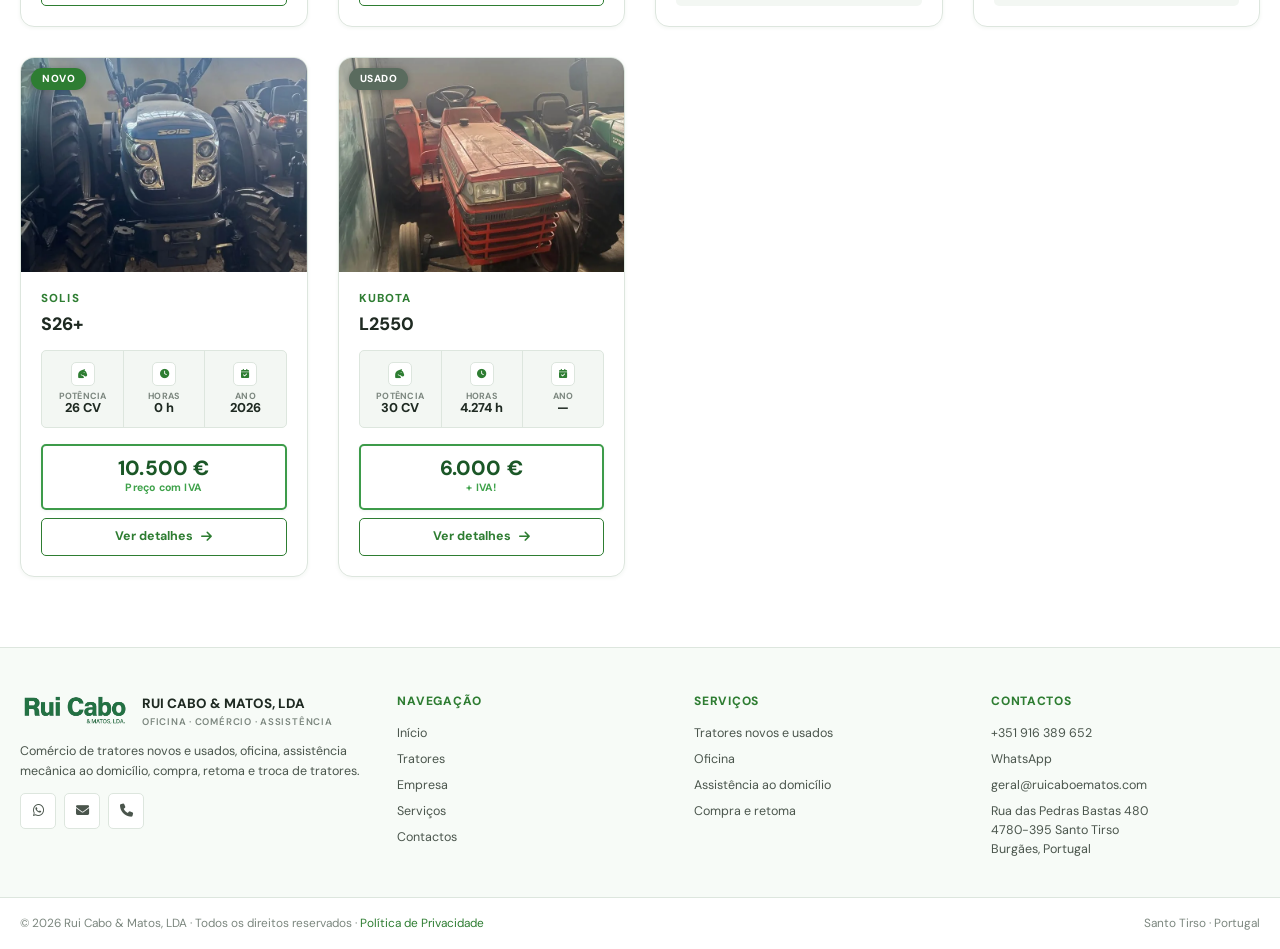
<file: trator/lamborghini-660-f-plus/index.html>
<!DOCTYPE html>
<html lang="pt-PT">
<head>
    <meta charset="UTF-8">
    <meta name="viewport" content="width=device-width, initial-scale=1.0, viewport-fit=cover">
    <title>Lamborghini 660-F PLUS — 60CV 4x4 Usado | Rui Cabo & Matos</title>
    <meta name="description" content="Lamborghini 660-F PLUS — 60 CV 4x4 com cabine fechada. 5.210 h, pronto a trabalhar. Consulte-nos.">
    <meta name="robots" content="index, follow">
    <meta name="keywords" content="Lamborghini 660-F PLUS, Lamborghini 660-F PLUS 60 CV, trator Lamborghini 660-F PLUS usado, venda de tratores usados, trator, tratores usados a venda Portugal, oficina de tratores Santo Tirso, Rui Cabo & Matos">
    <meta name="theme-color" content="#2E7D32">
    <meta name="geo.region" content="PT-13">
    <meta name="geo.placename" content="Santo Tirso, Burgães">
    <meta name="ICBM" content="41.3529, -8.4541">
    <link rel="icon" type="image/png" href="../../favicon.png">
    <meta name="google-site-verification" content="zK9IBZV2TPg_5cLbYO3xtSV2w-gO60DWNLj7bAYpCrc">
    <link rel="canonical" href="https://ruicaboematos.pt/trator/lamborghini-660-f-plus/">
    <meta property="og:type" content="product">
    <meta property="og:locale" content="pt_PT">
    <meta property="og:site_name" content="Rui Cabo & Matos, LDA">
    <meta property="og:title" content="Lamborghini 660-F PLUS — 60 CV | Rui Cabo & Matos">
    <meta property="og:description" content="Lamborghini 660-F PLUS — 60 CV 4x4 com cabine fechada. 5.210 h, pronto a trabalhar. Consulte-nos.">
    <meta property="og:url" content="https://ruicaboematos.pt/trator/lamborghini-660-f-plus/">
    <meta property="og:image" content="https://ruicaboematos.pt/lamborghini.webp">
    <meta property="og:image:alt" content="Lamborghini 660-F PLUS">
    <meta name="twitter:card" content="summary_large_image">
    <meta name="twitter:title" content="Lamborghini 660-F PLUS — 60 CV | Rui Cabo & Matos">
    <meta name="twitter:description" content="Lamborghini 660-F PLUS — 60 CV 4x4 com cabine fechada. 5.210 h, pronto a trabalhar. Consulte-nos.">
    <meta name="twitter:image" content="https://ruicaboematos.pt/lamborghini.webp">
    <link rel="preconnect" href="https://fonts.googleapis.com">
    <link rel="preconnect" href="https://fonts.gstatic.com" crossorigin>
    <link href="https://fonts.googleapis.com/css2?family=DM+Sans:ital,opsz,wght@0,9..40,400;0,9..40,500;0,9..40,600;0,9..40,700;0,9..40,800;1,9..40,400&family=Oswald:wght@400;500;600;700&display=swap" rel="stylesheet">
    <link rel="stylesheet" href="https://cdnjs.cloudflare.com/ajax/libs/font-awesome/6.5.0/css/all.min.css">
    <script>(function(){var t="light";try{var s=localStorage.getItem("rcm-theme-v2");if(s==="dark")t="dark";}catch(e){}document.documentElement.setAttribute("data-theme",t);})();</script>
    <link rel="stylesheet" href="../../style.css">
    <script type="application/ld+json">
    {"@context": "https://schema.org", "@type": "Product", "name": "Lamborghini 660-F PLUS", "image": ["https://ruicaboematos.pt/lamborghini.webp"], "description": "Trator compacto Lamborghini 660-F PLUS com 60 CV, fiável e económico, ideal para pomares, vinhas e trabalhos agrícolas. 5.210 horas, cabine fechada, tração 4x4, contrapesos frontais e matrícula. Excelente estado geral, pronto a trabalhar.", "brand": {"@type": "Brand", "name": "Lamborghini"}, "itemCondition": "https://schema.org/UsedCondition", "offers": {"@type": "Offer", "url": "https://ruicaboematos.pt/trator/lamborghini-660-f-plus/", "priceCurrency": "EUR", "price": "19000.0", "availability": "https://schema.org/InStock"}, "additionalProperty": [{"@type": "PropertyValue", "name": "Potência", "value": "60 CV"}, {"@type": "PropertyValue", "name": "Tração", "value": "4WD"}, {"@type": "PropertyValue", "name": "Horas", "value": "5.210 h"}, {"@type": "PropertyValue", "name": "Ano", "value": "—"}, {"@type": "PropertyValue", "name": "Combustível", "value": "Gasóleo"}, {"@type": "PropertyValue", "name": "Condição", "value": "Usado"}]}
    </script>
    <script type="application/ld+json">
    {"@context": "https://schema.org", "@type": "BreadcrumbList", "itemListElement": [{"@type": "ListItem", "position": 1, "name": "Início", "item": "https://ruicaboematos.pt/"}, {"@type": "ListItem", "position": 2, "name": "Tratores", "item": "https://ruicaboematos.pt/#tratores"}, {"@type": "ListItem", "position": 3, "name": "Lamborghini 660-F PLUS", "item": "https://ruicaboematos.pt/trator/lamborghini-660-f-plus/"}]}
    </script>
</head>
<body>

<a class="skip-link" href="#principal">Saltar para o conteúdo</a>

<header id="mainHeader">
    <div class="header-wrap">
        <div class="container header-inner">
            <a href="../../" class="logo" aria-label="Rui Cabo & Matos, LDA">
                <div class="logo-mark">
                    <img src="../../logotipo2.png" alt="Rui Cabo & Matos, LDA" onerror="this.style.display='none';this.parentElement.classList.add('no-logo');">
                    <span class="logo-icon"><i class="fas fa-tractor"></i></span>
                </div>
                <div class="logo-name">
                    <strong>RUI CABO &amp; MATOS</strong>
                    <small>LDA · Oficina e Comércio</small>
                </div>
            </a>
            <nav id="mainNav" aria-label="Navegação principal">
                <ul>
                    <li><a href="../../#inicio" class="nav-link">Início</a></li>
                    <li><a href="../../#tratores" class="nav-link active">Tratores</a></li>
                    <li><a href="../../#empresa" class="nav-link">Empresa</a></li>
                    <li><a href="../../#servicos" class="nav-link">Serviços</a></li>
                    <li><a href="../../#contactos" class="nav-link">Contactos</a></li>
                </ul>
            </nav>
            <div class="header-actions">
                <a href="tel:+351916389652" class="hdr-phone">
                    <i class="fas fa-phone"></i>
                    <span class="hdr-phone-text">
                        <small>Ligue agora</small>
                        <strong>+351 916 389 652</strong>
                    </span>
                </a>
                <a href="https://wa.me/351916389652?text=Ol%C3%A1%21%20Estou%20a%20enviar-lhe%20mensagem%20pois%20vi%20um%20an%C3%BAncio%20no%20website%20da%20Rui%20Cabo%20%26%20Matos.%20" target="_blank" rel="noopener noreferrer" class="hdr-wa">
                    <i class="fab fa-whatsapp"></i>
                </a>
                <button class="theme-toggle" id="themeToggle" type="button" aria-label="Alternar tema claro/escuro" aria-pressed="false">
                    <i class="fas fa-moon"></i>
                </button>
                <button class="mobile-menu-btn" id="mobileMenuBtn" type="button" aria-label="Abrir menu" aria-expanded="false">
                    <i class="fas fa-bars"></i>
                </button>
            </div>
        </div>
    </div>
</header>


<main class="product-page" id="principal">
    <div class="container">
        <nav class="crumbs" aria-label="Localização atual">
            <a href="../../#inicio">Início</a>
            <i class="fas fa-chevron-right"></i>
            <a href="../../#tratores">Tratores</a>
            <i class="fas fa-chevron-right"></i>
            <span>Lamborghini 660-F PLUS</span>
        </nav>
        <div class="product-layout">
            <div class="product-media">
                <div class="product-img-wrap">
                    <span class="badge badge-used">Usado</span><img src="../../lamborghini.webp" alt="Trator Lamborghini 660-F PLUS usado" fetchpriority="high">
                </div>
                <div class="product-media-caption"><i class="fas fa-camera"></i> Foto real do equipamento · peça mais imagens e vídeos</div>
            </div>
            <div class="product-info">
                <div class="tractor-top">
                    <span class="tractor-brand">Lamborghini</span>
                    <span class="tractor-avail available"><i class="fas fa-circle"></i> Disponível</span>
                </div>
                <h1>Lamborghini 660-F PLUS</h1>
                <p class="product-desc">Trator compacto Lamborghini 660-F PLUS com 60 CV, fiável e económico, ideal para pomares, vinhas e trabalhos agrícolas. 5.210 horas, cabine fechada, tração 4x4, contrapesos frontais e matrícula. Excelente estado geral, pronto a trabalhar.</p>
                <div class="tractor-chips"><span class="tractor-chip">Cabine fechada</span><span class="tractor-chip">Matriculado</span><span class="tractor-chip">Contrapesos frontais</span><span class="tractor-chip">4WD</span><span class="tractor-chip">Gasóleo</span></div>
                <div class="product-specs">
                    <div class="modal-spec"><i class="fas fa-horse"></i><div><small>Potência</small><strong>60 CV</strong></div></div>
                    <div class="modal-spec"><i class="fas fa-cog"></i><div><small>Tração</small><strong>4WD</strong></div></div>
                    <div class="modal-spec"><i class="fas fa-clock"></i><div><small>Horas</small><strong>5.210 h</strong></div></div>
                    <div class="modal-spec"><i class="fas fa-calendar"></i><div><small>Ano</small><strong>—</strong></div></div>
                    <div class="modal-spec"><i class="fas fa-gas-pump"></i><div><small>Combustível</small><strong>Gasóleo</strong></div></div>
                </div>
                <div class="modal-price-block">
                    <span>Preço anunciado</span>
                    <div class="modal-price">19.000 € <small>+ IVA!</small></div>
                </div>
                <div class="product-actions"><a href="https://wa.me/351916389652?text=Ol%C3%A1%21%20Estou%20a%20enviar-lhe%20mensagem%20pois%20vi%20um%20an%C3%BAncio%20no%20website%20da%20Rui%20Cabo%20%26%20Matos.%20Ol%C3%A1%2C%20estou%20interessado%20no%20Lamborghini%20660-F%20PLUS%20que%20vi%20no%20vosso%20site." target="_blank" rel="noopener noreferrer" class="btn btn-whatsapp"><i class="fab fa-whatsapp"></i> Tenho interesse</a><a href="tel:+351916389652" class="btn btn-primary"><i class="fas fa-phone"></i> Ligar</a></div>
                <div class="product-trust">
                    <div class="product-trust-item"><i class="fas fa-shield-halved"></i><span><strong>Avaliação gratuita</strong><small>do seu trator</small></span></div>
                    <div class="product-trust-item"><i class="fas fa-arrows-rotate"></i><span><strong>Retoma e troca</strong><small>com o seu usado</small></span></div>
                    <div class="product-trust-item"><i class="fas fa-truck"></i><span><strong>Entrega e apoio</strong><small>ao domicílio</small></span></div>
                </div>
                <div class="modal-note">
                    <i class="fas fa-circle-info"></i>
                    <span>Contacte-nos para confirmar disponibilidade, características e restantes condições do equipamento.</span>
                </div>
            </div>
        </div>

        <div class="product-cta">
            <div class="product-cta-inner">
                <div class="product-cta-icon"><i class="fas fa-comments"></i></div>
                <div class="product-cta-text">
                    <strong>Precisa de mais informações sobre este equipamento?</strong>
                    <p>Fale connosco por WhatsApp ou telefone. Enviamos mais fotos, vídeos e todos os detalhes que precisar.</p>
                </div>
                <div class="product-cta-actions">
                    <a href="https://wa.me/351916389652?text=Ol%C3%A1%21%20Estou%20a%20enviar-lhe%20mensagem%20pois%20vi%20um%20an%C3%BAncio%20no%20website%20da%20Rui%20Cabo%20%26%20Matos.%20" target="_blank" rel="noopener noreferrer" class="btn btn-whatsapp"><i class="fab fa-whatsapp"></i> Falar por WhatsApp</a>
                    <a href="tel:+351916389652" class="btn btn-primary"><i class="fas fa-phone"></i> Ligar já</a>
                </div>
            </div>
        </div>

        <div class="product-related">
            <div class="section-header">
                <span class="section-label">Outros equipamentos</span>
                <h2 class="section-title">Mais tratores <em>em stock.</em></h2>
                <span class="sec-line"></span>
                <p class="section-subtitle">Veja as restantes máquinas disponíveis na nossa oficina e stand em Santo Tirso.</p>
            </div>
            <div class="tractors-grid" id="relatedGrid"></div>
        </div>
    </div>
</main>

<footer>
    <div class="container">
        <div class="footer-grid">
            <div class="footer-brand">
                <div class="footer-logo">
                    <div class="footer-logo-mark">
                        <img src="../../logotipo.png" alt="Rui Cabo & Matos" onerror="this.style.display='none';this.parentElement.classList.add('no-logo');">
                        <span class="footer-logo-icon"><i class="fas fa-tractor"></i></span>
                    </div>
                    <div>
                        <strong>RUI CABO &amp; MATOS, LDA</strong>
                        <small>Oficina · Comércio · Assistência</small>
                    </div>
                </div>
                <p>Comércio de tratores novos e usados, oficina, assistência mecânica ao domicílio, compra, retoma e troca de tratores.</p>
                <div class="footer-socials">
                    <a href="https://wa.me/351916389652?text=Ol%C3%A1%21%20Estou%20a%20enviar-lhe%20mensagem%20pois%20vi%20um%20an%C3%BAncio%20no%20website%20da%20Rui%20Cabo%20%26%20Matos.%20" target="_blank" rel="noopener noreferrer" aria-label="WhatsApp"><i class="fab fa-whatsapp"></i></a>
                    <a href="mailto:geral@ruicaboematos.com?subject=Contacto%20atrav%C3%A9s%20do%20website&body=Ol%C3%A1!%20Estou%20a%20enviar-lhe%20mensagem%20pois%20vi%20um%20an%C3%BAncio%20no%20website%20da%20Rui%20Cabo%20%26%20Matos.%0A%0AGostaria%20de%20entrar%20em%20contacto%20consigo.%0A%0ANome%3A%0ATelem%C3%B3vel%3A%0A%0AMensagem%3A" aria-label="Email"><i class="fas fa-envelope"></i></a>
                    <a href="tel:+351916389652" aria-label="Telefone"><i class="fas fa-phone"></i></a>
                </div>
            </div>
            <div class="footer-col">
                <h5>Navegação</h5>
                <a href="../../#inicio">Início</a>
                <a href="../../#tratores">Tratores</a>
                <a href="../../#empresa">Empresa</a>
                <a href="../../#servicos">Serviços</a>
                <a href="../../#contactos">Contactos</a>
            </div>
            <div class="footer-col">
                <h5>Serviços</h5>
                <a href="../../#tratores">Tratores novos e usados</a>
                <a href="../../#servicos">Oficina</a>
                <a href="../../#servicos">Assistência ao domicílio</a>
                <a href="../../#servicos">Compra e retoma</a>
            </div>
            <div class="footer-col">
                <h5>Contactos</h5>
                <a href="tel:+351916389652">+351 916 389 652</a>
                <a href="https://wa.me/351916389652?text=Ol%C3%A1%21%20Estou%20a%20enviar-lhe%20mensagem%20pois%20vi%20um%20an%C3%BAncio%20no%20website%20da%20Rui%20Cabo%20%26%20Matos.%20" target="_blank" rel="noopener noreferrer">WhatsApp</a>
                <a href="mailto:geral@ruicaboematos.com?subject=Contacto%20atrav%C3%A9s%20do%20website&body=Ol%C3%A1!%20Estou%20a%20enviar-lhe%20mensagem%20pois%20vi%20um%20an%C3%BAncio%20no%20website%20da%20Rui%20Cabo%20%26%20Matos.%0A%0AGostaria%20de%20entrar%20em%20contacto%20consigo.%0A%0ANome%3A%0ATelem%C3%B3vel%3A%0A%0AMensagem%3A">geral@ruicaboematos.com</a>
                <span class="footer-addr">Rua das Pedras Bastas 480<br>4780-395 Santo Tirso<br>Burgães, Portugal</span>
            </div>
        </div>
    </div>
    <div class="footer-bottom">
        <div class="container footer-bottom-inner">
            <span>&copy; <span id="currentYear"></span> Rui Cabo &amp; Matos, LDA · Todos os direitos reservados · <a href="../../privacidade.html">Política de Privacidade</a></span>
            <span>Santo Tirso · Portugal</span>
        </div>
    </div>
</footer>

<a href="https://wa.me/351916389652?text=Ol%C3%A1%21%20Estou%20a%20enviar-lhe%20mensagem%20pois%20vi%20um%20an%C3%BAncio%20no%20website%20da%20Rui%20Cabo%20%26%20Matos.%20" target="_blank" rel="noopener noreferrer" class="wa-float" aria-label="Falar no WhatsApp">
    <i class="fab fa-whatsapp"></i>
</a>

<div class="cookie-banner" id="cookieBanner" role="dialog" aria-live="polite" aria-label="Consentimento de cookies" hidden>
    <div class="cookie-banner-inner">
        <div class="cookie-banner-head">
            <div class="cookie-banner-icon"><i class="fas fa-cookie-bite"></i></div>
            <div class="cookie-banner-title">
                <strong>Valorizamos a sua privacidade</strong>
            </div>
            <button type="button" class="cookie-close" id="cookieClose" aria-label="Fechar e continuar apenas com o essencial"><i class="fas fa-xmark"></i></button>
        </div>
        <p class="cookie-banner-text">Este website utiliza cookies essenciais e guarda preferências no seu dispositivo (como o tema). As estatísticas anónimas de utilização só são ativadas se autorizar. Saiba mais na nossa <a href="../../privacidade.html">Política de Privacidade</a>.</p>
        <div class="cookie-banner-actions">
            <button type="button" class="btn btn-outline btn-sm" id="cookieDecline">Só o essencial</button>
            <button type="button" class="btn btn-primary btn-sm" id="cookieAccept">Aceitar tudo</button>
        </div>
    </div>
</div>

<div class="toast" id="toast" aria-live="polite"></div>

<script src="../../tractors.js"></script>
<script>
(function () {
    "use strict";
    var ROOT = "../../";
    window.RCM_CURRENT = {"id": 12, "category": "Trator", "brand": "Lamborghini", "model": "660-F PLUS", "status": "Usado", "sold": false, "available": true, "image": "lamborghini.webp", "power": "60 CV", "drive": "4WD", "hours": "5.210 h", "year": "—", "fuel": "Gasóleo", "price": "19.000 €", "priceLabel": "+ IVA", "description": "Trator compacto Lamborghini 660-F PLUS com 60 CV, fiável e económico, ideal para pomares, vinhas e trabalhos agrícolas. 5.210 horas, cabine fechada, tração 4x4, contrapesos frontais e matrícula. Excelente estado geral, pronto a trabalhar.", "features": ["Cabine fechada", "Matriculado", "Contrapesos frontais", "4WD", "Gasóleo"], "metaTitle": "Lamborghini 660-F PLUS — 60CV 4x4 Usado | Rui Cabo & Matos", "metaDesc": "Lamborghini 660-F PLUS — 60 CV 4x4 com cabine fechada. 5.210 h, pronto a trabalhar. Consulte-nos.", "brandFilter": "lamborghini", "slug": "lamborghini-660-f-plus", "condition": "usados", "priceNumber": 19000.0, "powerNumber": 60.0, "hoursNumber": 5210.0, "yearNumber": 0};
    function escapeHtml(v){if(v===null||v===undefined)return"";return String(v).replace(/&/g,"&amp;").replace(/</g,"&lt;").replace(/>/g,"&gt;").replace(/"/g,"&quot;").replace(/'/g,"&#039;");}
    function waUrl(t){return "https://wa.me/351916389652?text="+encodeURIComponent("Olá! Estou a enviar-lhe mensagem pois vi um anúncio no website da Rui Cabo & Matos. "+(t||""));}
    function priceLabelOpt(label){var l=String(label||"");if(l.indexOf("+ IVA")>=0)return "+ IVA!";if(l.indexOf("Com IVA")>=0)return "Preço com IVA";return l;}
    var current = window.RCM_CURRENT || {};
    var list=(window.RCM_TRACTORS||[]).filter(function(t){return t.slug!==current.slug;});
    var grid=document.getElementById("relatedGrid");
    if(grid){
        grid.innerHTML="";
        list.slice(0,6).forEach(function(t){
            var card=document.createElement("article");
            card.className="tractor-card"+(t.sold?" sold":"");
            var tAlt="Trator "+t.brand+" "+t.model+(t.sold?" vendido":(t.status?(" "+t.status.toLowerCase()):""));
            card.innerHTML='<div class="tractor-image"><a href="'+ROOT+'trator/'+escapeHtml(t.slug)+'/" aria-label="'+escapeHtml(t.brand+" "+t.model)+'"><img src="'+ROOT+escapeHtml(t.image)+'" alt="'+escapeHtml(tAlt)+'" loading="lazy" decoding="async"></a><div class="card-badges"><span class="badge '+(t.sold?"badge-sold":(t.status==="Novo"?"badge-new":"badge-used"))+'">'+escapeHtml(t.sold?"Vendido":t.status)+'</span></div></div><div class="tractor-info"><div class="tractor-top"><span class="tractor-brand">'+escapeHtml(t.brand)+'</span></div><div class="tractor-model">'+escapeHtml(t.model)+'</div><div class="tractor-specs"><div class="spec"><i class="fas fa-horse-head"></i><div><small>Potência</small><strong>'+escapeHtml(t.power)+'</strong></div></div><div class="spec"><i class="fas fa-clock"></i><div><small>Horas</small><strong>'+escapeHtml(t.hours)+'</strong></div></div><div class="spec"><i class="fas fa-calendar-check"></i><div><small>Ano</small><strong>'+escapeHtml(t.year)+'</strong></div></div></div><div class="tractor-footer"><div class="price-block"><strong class="price-value">'+escapeHtml(t.price)+'</strong><span class="price-label">'+escapeHtml(priceLabelOpt(t.priceLabel))+'</span></div>'+(t.sold?'<span class="btn-sold"><i class="fas fa-check"></i> Vendido</span>':'<a href="'+ROOT+'trator/'+escapeHtml(t.slug)+'/" class="btn btn-outline btn-sm">Ver detalhes <i class="fas fa-arrow-right"></i></a>')+'</div></div>';
            grid.appendChild(card);
        });
    }
})();

(function () {
    "use strict";
    var HEADER = document.getElementById("mainHeader");
    var current = window.RCM_CURRENT || null;
    if(current)trackProductView(current);
    function trackProductView(p){try{var __c=window.localStorage.getItem('rcm-consent-v1');if(__c==='all'){window.dataLayer=window.dataLayer||[];window.gtag=window.gtag||function(){window.dataLayer.push(arguments);};window.gtag('event','view_item',{items:[{item_id:p.slug,item_name:p.brand+' '+p.model,price:p.priceNumber,item_brand:p.brand,item_category:p.condition}]});}}catch(e){}}
})();
</script>
<script>

(function () {
    "use strict";
    var HEADER = document.getElementById("mainHeader");
    var cookieBanner = document.getElementById("cookieBanner");
    var mobileMenuBtn = document.getElementById("mobileMenuBtn");
    var mainNav = document.getElementById("mainNav");
    var themeToggle = document.getElementById("themeToggle");
    var themeMeta = document.querySelector('meta[name="theme-color"]');
    var scrollTop = document.getElementById("scrollTop");
    var toast = document.getElementById("toast");
    var GA4_ID = "G-7XH3TR4B4Q";

    function getConsent(){var c=null;try{c=localStorage.getItem("rcm-consent-v1");}catch(e){}return c;}
    function setConsent(v){try{localStorage.setItem("rcm-consent-v1",v);}catch(e){}}
    function hideCookieBanner(){if(cookieBanner){cookieBanner.hidden=true;cookieBanner.classList.remove("show");}}
    function showToast(msg){toast.textContent=msg;toast.classList.add("show");setTimeout(function(){toast.classList.remove("show");},4000);}

    function loadAnalytics(){
        if(document.getElementById("gtag-js"))return;
        if(!GA4_ID||GA4_ID.indexOf("G-XXXX")===0)return;
        var s=document.createElement("script");s.id="gtag-js";s.async=true;s.src="https://www.googletagmanager.com/gtag/js?id="+GA4_ID;
        document.head.appendChild(s);
        window.dataLayer=window.dataLayer||[];
        window.gtag=function(){window.dataLayer.push(arguments);};
        window.gtag("js",new Date());
        window.gtag("config",GA4_ID);
    }
    function trackGA(name,params){
        if(getConsent()!=="all")return;
        loadAnalytics();
        if(window.gtag)window.gtag("event",name,params||{});
    }
    document.addEventListener("click",function(e){
        var a=e.target.closest("a");
        if(!a)return;
        var h=a.getAttribute("href")||"";
        if(h.indexOf("tel:")===0)trackGA("contact_call",{});
        else if(h.indexOf("https://wa.me")===0)trackGA("contact_whatsapp",{});
    });

    function applyTheme(t){
        document.documentElement.setAttribute("data-theme",t);
        try{localStorage.setItem("rcm-theme-v2",t);}catch(e){}
        if(themeMeta)themeMeta.setAttribute("content",t==="dark"?"#0C1A11":"#2E7D32");
        if(themeToggle){var i=themeToggle.querySelector("i");if(i)i.className=t==="dark"?"fas fa-sun":"fas fa-moon";themeToggle.setAttribute("aria-pressed",t==="dark"?"true":"false");}
    }
    var savedTheme=null;try{savedTheme=localStorage.getItem("rcm-theme-v2");}catch(e){}
    applyTheme(savedTheme==="dark"?"dark":"light");
    if(themeToggle)themeToggle.addEventListener("click",function(){applyTheme(document.documentElement.getAttribute("data-theme")==="dark"?"light":"dark");});

    if(cookieBanner&&!getConsent()){
        setTimeout(function(){cookieBanner.hidden=false;requestAnimationFrame(function(){cookieBanner.classList.add("show");});},900);
    }
    var cookieAccept=document.getElementById("cookieAccept"),cookieDecline=document.getElementById("cookieDecline"),cookieClose=document.getElementById("cookieClose");
    function consentAll(){setConsent("all");loadAnalytics();if(window.gtag)window.gtag("consent","update",{analytics_storage:"granted"});trackGA("consent_granted",{});hideCookieBanner();}
    function consentMinimal(){setConsent("minimal");hideCookieBanner();}
    if(cookieAccept)cookieAccept.addEventListener("click",consentAll);
    if(cookieDecline)cookieDecline.addEventListener("click",consentMinimal);
    if(cookieClose)cookieClose.addEventListener("click",consentMinimal);
    if(getConsent()==="all"){loadAnalytics();if(window.gtag)window.gtag("consent","update",{analytics_storage:"granted"});}

    if(mobileMenuBtn&&mainNav)mobileMenuBtn.addEventListener("click",function(){var isOpen=mainNav.classList.toggle("mobile-open");this.setAttribute("aria-expanded",String(isOpen));this.innerHTML=isOpen?'<i class="fas fa-times"></i>':'<i class="fas fa-bars"></i>';});
    if(mainNav)mainNav.querySelectorAll("a").forEach(function(link){link.addEventListener("click",function(){mainNav.classList.remove("mobile-open");if(mobileMenuBtn){mobileMenuBtn.setAttribute("aria-expanded","false");mobileMenuBtn.innerHTML='<i class="fas fa-bars"></i>';}});});

    window.addEventListener("scroll",function(){
        if(HEADER)HEADER.classList.toggle("scrolled",window.scrollY>25);
        if(scrollTop)scrollTop.classList.toggle("visible",window.scrollY>600);
    },{passive:true});
    if(scrollTop)scrollTop.addEventListener("click",function(){window.scrollTo({top:0,behavior:"smooth"});});
    var y=document.getElementById("currentYear");if(y)y.textContent=new Date().getFullYear();
})();

</script>
<script>if(location.protocol==="file:"){document.addEventListener("DOMContentLoaded",function(){function f(h){if(!h||/^(https?:|mailto:|tel:|javascript:)/i.test(h))return h;if(h.charAt(0)==="#")return"index.html"+h;var i=h.indexOf("#"),x=i>=0?h.slice(i):"",p=i>=0?h.slice(0,i):h;if(!p||p.slice(-1)==="/")p+="index.html";else if(!/(\.\w+)$/.test(p))p+="/index.html";return p+x;}document.querySelectorAll("a[href]").forEach(function(a){var h=a.getAttribute("href");if(h)a.setAttribute("href",f(h));});});}</script>
</body>
</html>
</file>
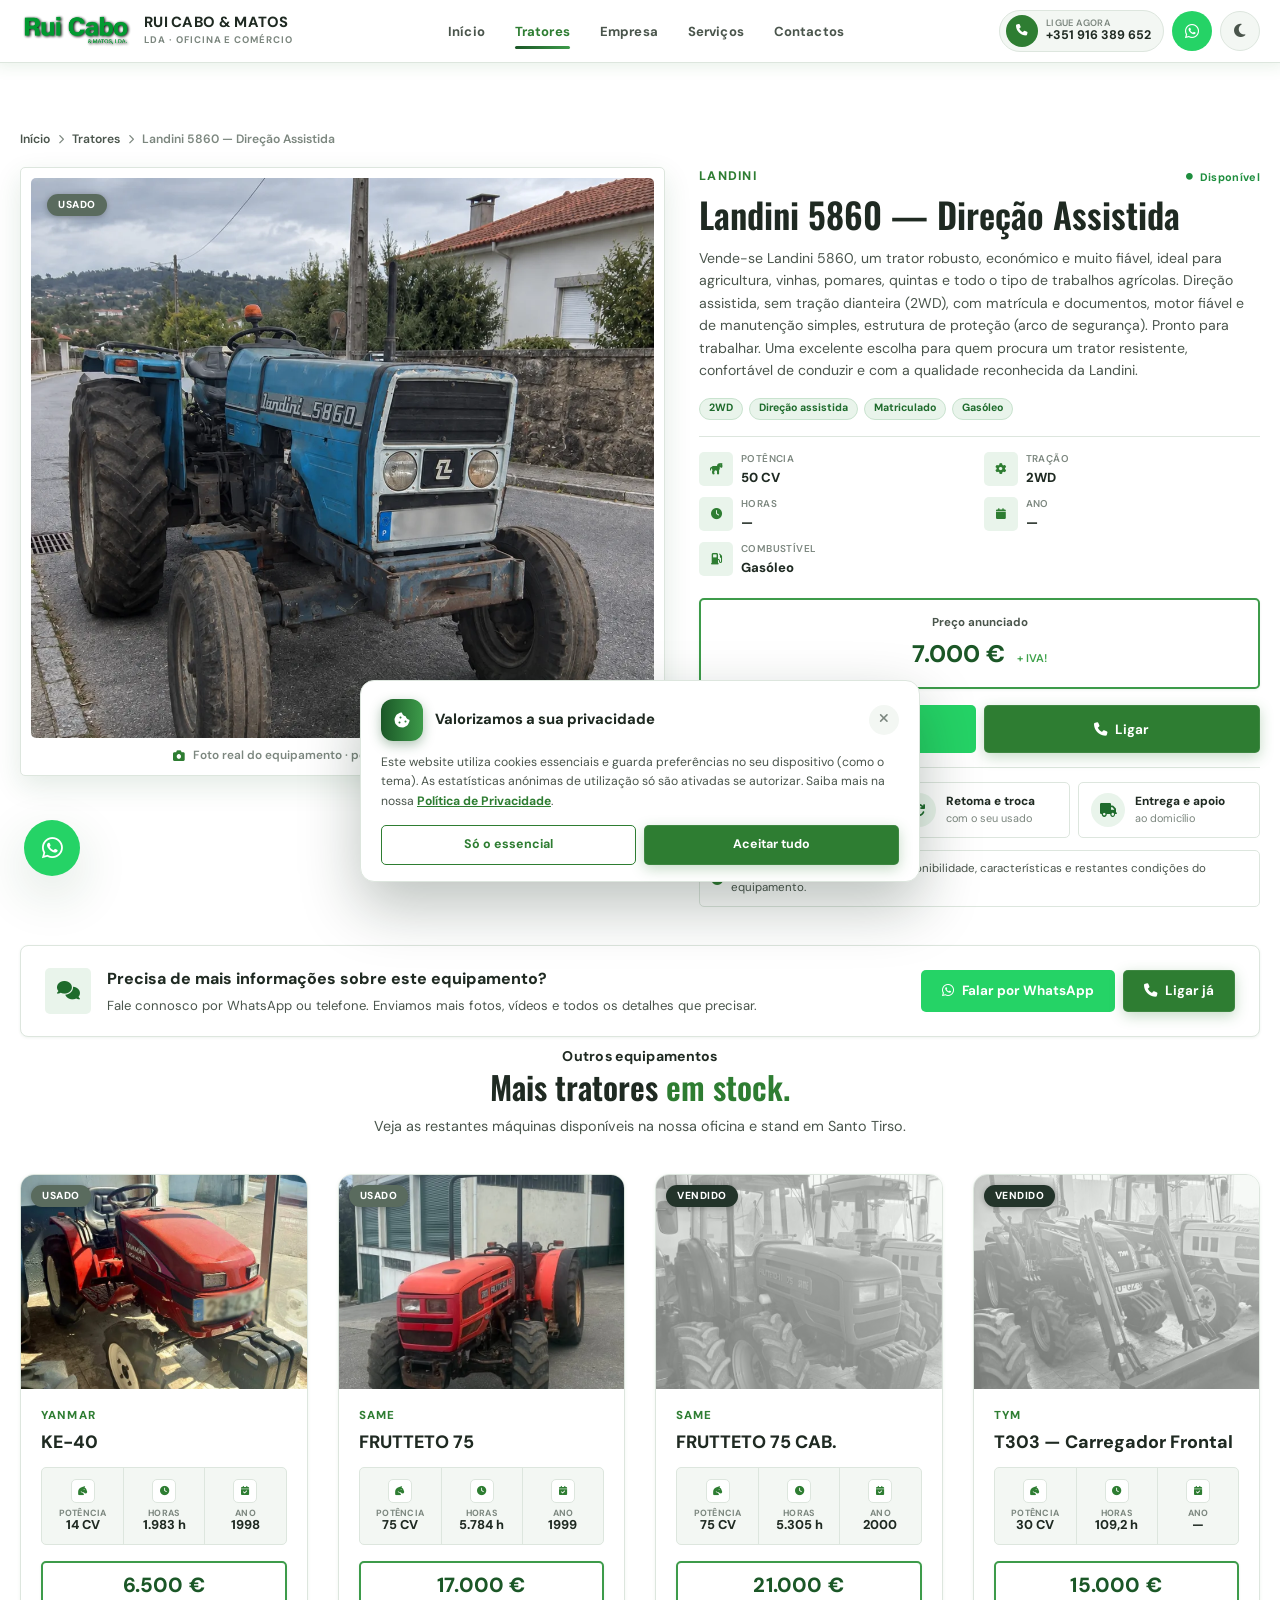
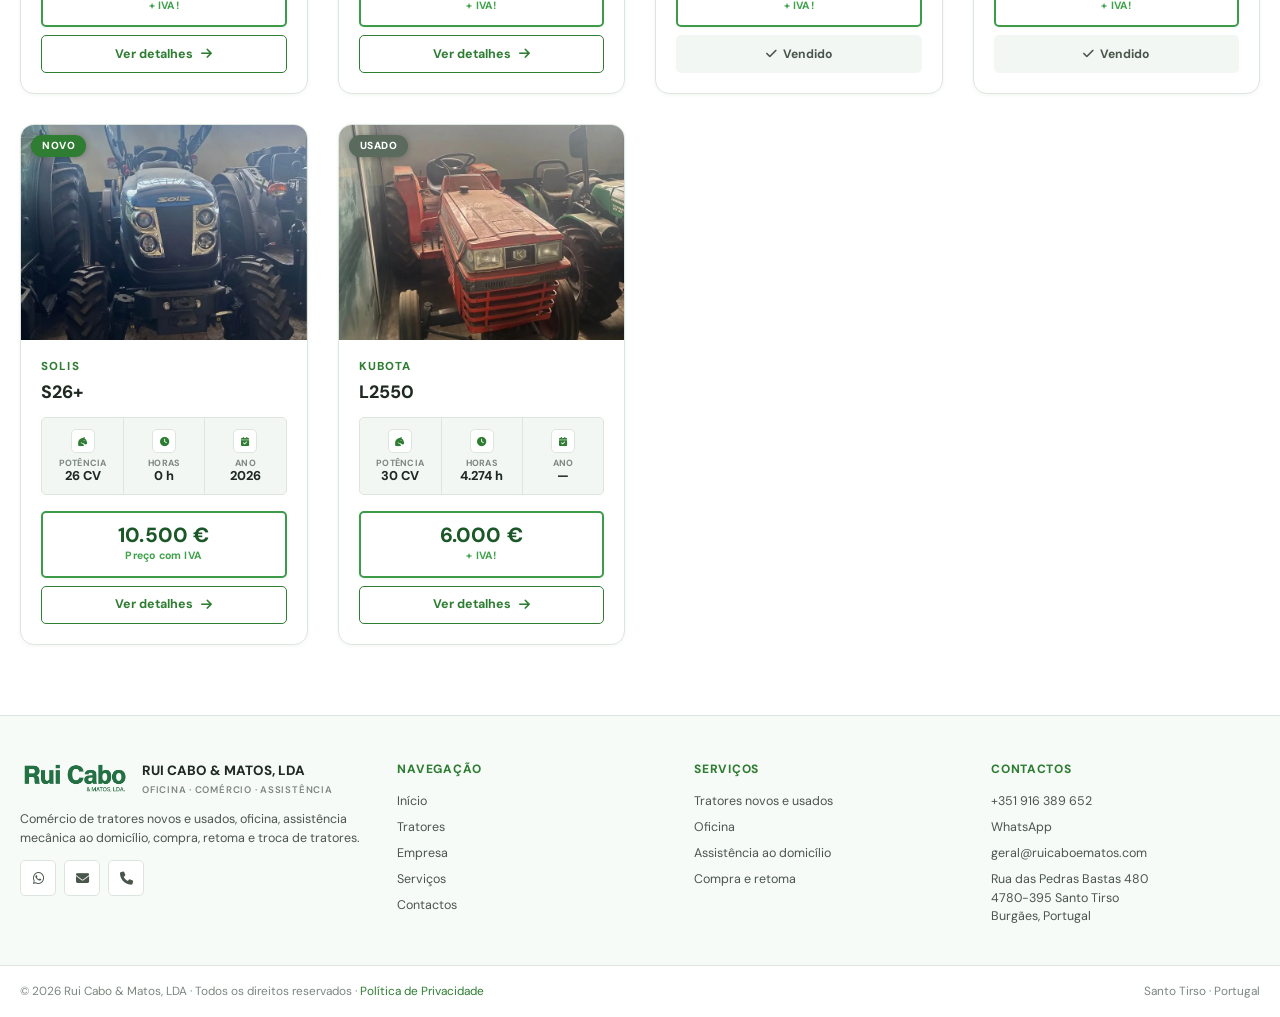
<file: trator/landini-5860-dire-o-assistida/index.html>
<!DOCTYPE html>
<html lang="pt-PT">
<head>
    <meta charset="UTF-8">
    <meta name="viewport" content="width=device-width, initial-scale=1.0, viewport-fit=cover">
    <title>Landini 5860 Dir. Assistida — 50CV Usado | Rui Cabo & Matos</title>
    <meta name="description" content="Landini 5860 com direção assistida — 50 CV. Trator robusto, económico e matriculado. Visite-nos em Santo Tirso.">
    <meta name="robots" content="index, follow">
    <meta name="keywords" content="Landini 5860 — Direção Assistida, Landini 5860 — Direção Assistida 50 CV, trator Landini 5860 — Direção Assistida usado, venda de tratores usados, trator, tratores usados a venda Portugal, oficina de tratores Santo Tirso, Rui Cabo & Matos">
    <meta name="theme-color" content="#2E7D32">
    <meta name="geo.region" content="PT-13">
    <meta name="geo.placename" content="Santo Tirso, Burgães">
    <meta name="ICBM" content="41.3529, -8.4541">
    <link rel="icon" type="image/png" href="../../favicon.png">
    <meta name="google-site-verification" content="zK9IBZV2TPg_5cLbYO3xtSV2w-gO60DWNLj7bAYpCrc">
    <link rel="canonical" href="https://ruicaboematos.pt/trator/landini-5860-dire-o-assistida/">
    <meta property="og:type" content="product">
    <meta property="og:locale" content="pt_PT">
    <meta property="og:site_name" content="Rui Cabo & Matos, LDA">
    <meta property="og:title" content="Landini 5860 — Direção Assistida — 50 CV | Rui Cabo & Matos">
    <meta property="og:description" content="Landini 5860 com direção assistida — 50 CV. Trator robusto, económico e matriculado. Visite-nos em Santo Tirso.">
    <meta property="og:url" content="https://ruicaboematos.pt/trator/landini-5860-dire-o-assistida/">
    <meta property="og:image" content="https://ruicaboematos.pt/landini.webp">
    <meta property="og:image:alt" content="Landini 5860 — Direção Assistida">
    <meta name="twitter:card" content="summary_large_image">
    <meta name="twitter:title" content="Landini 5860 — Direção Assistida — 50 CV | Rui Cabo & Matos">
    <meta name="twitter:description" content="Landini 5860 com direção assistida — 50 CV. Trator robusto, económico e matriculado. Visite-nos em Santo Tirso.">
    <meta name="twitter:image" content="https://ruicaboematos.pt/landini.webp">
    <link rel="preconnect" href="https://fonts.googleapis.com">
    <link rel="preconnect" href="https://fonts.gstatic.com" crossorigin>
    <link href="https://fonts.googleapis.com/css2?family=DM+Sans:ital,opsz,wght@0,9..40,400;0,9..40,500;0,9..40,600;0,9..40,700;0,9..40,800;1,9..40,400&family=Oswald:wght@400;500;600;700&display=swap" rel="stylesheet">
    <link rel="stylesheet" href="https://cdnjs.cloudflare.com/ajax/libs/font-awesome/6.5.0/css/all.min.css">
    <script>(function(){var t="light";try{var s=localStorage.getItem("rcm-theme-v2");if(s==="dark")t="dark";}catch(e){}document.documentElement.setAttribute("data-theme",t);})();</script>
    <link rel="stylesheet" href="../../style.css">
    <script type="application/ld+json">
    {"@context": "https://schema.org", "@type": "Product", "name": "Landini 5860 — Direção Assistida", "image": ["https://ruicaboematos.pt/landini.webp"], "description": "Vende-se Landini 5860, um trator robusto, económico e muito fiável, ideal para agricultura, vinhas, pomares, quintas e todo o tipo de trabalhos agrícolas. Direção assistida, sem tração dianteira (2WD), com matrícula e documentos, motor fiável e de manutenção simples, estrutura de proteção (arco de segurança). Pronto para trabalhar. Uma excelente escolha para quem procura um trator resistente, confortável de conduzir e com a qualidade reconhecida da Landini.", "brand": {"@type": "Brand", "name": "Landini"}, "itemCondition": "https://schema.org/UsedCondition", "offers": {"@type": "Offer", "url": "https://ruicaboematos.pt/trator/landini-5860-dire-o-assistida/", "priceCurrency": "EUR", "price": "7000.0", "availability": "https://schema.org/InStock"}, "additionalProperty": [{"@type": "PropertyValue", "name": "Potência", "value": "50 CV"}, {"@type": "PropertyValue", "name": "Tração", "value": "2WD"}, {"@type": "PropertyValue", "name": "Horas", "value": "—"}, {"@type": "PropertyValue", "name": "Ano", "value": "—"}, {"@type": "PropertyValue", "name": "Combustível", "value": "Gasóleo"}, {"@type": "PropertyValue", "name": "Condição", "value": "Usado"}]}
    </script>
    <script type="application/ld+json">
    {"@context": "https://schema.org", "@type": "BreadcrumbList", "itemListElement": [{"@type": "ListItem", "position": 1, "name": "Início", "item": "https://ruicaboematos.pt/"}, {"@type": "ListItem", "position": 2, "name": "Tratores", "item": "https://ruicaboematos.pt/#tratores"}, {"@type": "ListItem", "position": 3, "name": "Landini 5860 — Direção Assistida", "item": "https://ruicaboematos.pt/trator/landini-5860-dire-o-assistida/"}]}
    </script>
</head>
<body>

<a class="skip-link" href="#principal">Saltar para o conteúdo</a>

<header id="mainHeader">
    <div class="header-wrap">
        <div class="container header-inner">
            <a href="../../" class="logo" aria-label="Rui Cabo & Matos, LDA">
                <div class="logo-mark">
                    <img src="../../logotipo2.png" alt="Rui Cabo & Matos, LDA" onerror="this.style.display='none';this.parentElement.classList.add('no-logo');">
                    <span class="logo-icon"><i class="fas fa-tractor"></i></span>
                </div>
                <div class="logo-name">
                    <strong>RUI CABO &amp; MATOS</strong>
                    <small>LDA · Oficina e Comércio</small>
                </div>
            </a>
            <nav id="mainNav" aria-label="Navegação principal">
                <ul>
                    <li><a href="../../#inicio" class="nav-link">Início</a></li>
                    <li><a href="../../#tratores" class="nav-link active">Tratores</a></li>
                    <li><a href="../../#empresa" class="nav-link">Empresa</a></li>
                    <li><a href="../../#servicos" class="nav-link">Serviços</a></li>
                    <li><a href="../../#contactos" class="nav-link">Contactos</a></li>
                </ul>
            </nav>
            <div class="header-actions">
                <a href="tel:+351916389652" class="hdr-phone">
                    <i class="fas fa-phone"></i>
                    <span class="hdr-phone-text">
                        <small>Ligue agora</small>
                        <strong>+351 916 389 652</strong>
                    </span>
                </a>
                <a href="https://wa.me/351916389652?text=Ol%C3%A1%21%20Estou%20a%20enviar-lhe%20mensagem%20pois%20vi%20um%20an%C3%BAncio%20no%20website%20da%20Rui%20Cabo%20%26%20Matos.%20" target="_blank" rel="noopener noreferrer" class="hdr-wa">
                    <i class="fab fa-whatsapp"></i>
                </a>
                <button class="theme-toggle" id="themeToggle" type="button" aria-label="Alternar tema claro/escuro" aria-pressed="false">
                    <i class="fas fa-moon"></i>
                </button>
                <button class="mobile-menu-btn" id="mobileMenuBtn" type="button" aria-label="Abrir menu" aria-expanded="false">
                    <i class="fas fa-bars"></i>
                </button>
            </div>
        </div>
    </div>
</header>


<main class="product-page" id="principal">
    <div class="container">
        <nav class="crumbs" aria-label="Localização atual">
            <a href="../../#inicio">Início</a>
            <i class="fas fa-chevron-right"></i>
            <a href="../../#tratores">Tratores</a>
            <i class="fas fa-chevron-right"></i>
            <span>Landini 5860 — Direção Assistida</span>
        </nav>
        <div class="product-layout">
            <div class="product-media">
                <div class="product-img-wrap">
                    <span class="badge badge-used">Usado</span><img src="../../landini.webp" alt="Trator Landini 5860 — Direção Assistida usado" fetchpriority="high">
                </div>
                <div class="product-media-caption"><i class="fas fa-camera"></i> Foto real do equipamento · peça mais imagens e vídeos</div>
            </div>
            <div class="product-info">
                <div class="tractor-top">
                    <span class="tractor-brand">Landini</span>
                    <span class="tractor-avail available"><i class="fas fa-circle"></i> Disponível</span>
                </div>
                <h1>Landini 5860 — Direção Assistida</h1>
                <p class="product-desc">Vende-se Landini 5860, um trator robusto, económico e muito fiável, ideal para agricultura, vinhas, pomares, quintas e todo o tipo de trabalhos agrícolas. Direção assistida, sem tração dianteira (2WD), com matrícula e documentos, motor fiável e de manutenção simples, estrutura de proteção (arco de segurança). Pronto para trabalhar. Uma excelente escolha para quem procura um trator resistente, confortável de conduzir e com a qualidade reconhecida da Landini.</p>
                <div class="tractor-chips"><span class="tractor-chip">2WD</span><span class="tractor-chip">Direção assistida</span><span class="tractor-chip">Matriculado</span><span class="tractor-chip">Gasóleo</span></div>
                <div class="product-specs">
                    <div class="modal-spec"><i class="fas fa-horse"></i><div><small>Potência</small><strong>50 CV</strong></div></div>
                    <div class="modal-spec"><i class="fas fa-cog"></i><div><small>Tração</small><strong>2WD</strong></div></div>
                    <div class="modal-spec"><i class="fas fa-clock"></i><div><small>Horas</small><strong>—</strong></div></div>
                    <div class="modal-spec"><i class="fas fa-calendar"></i><div><small>Ano</small><strong>—</strong></div></div>
                    <div class="modal-spec"><i class="fas fa-gas-pump"></i><div><small>Combustível</small><strong>Gasóleo</strong></div></div>
                </div>
                <div class="modal-price-block">
                    <span>Preço anunciado</span>
                    <div class="modal-price">7.000 € <small>+ IVA!</small></div>
                </div>
                <div class="product-actions"><a href="https://wa.me/351916389652?text=Ol%C3%A1%21%20Estou%20a%20enviar-lhe%20mensagem%20pois%20vi%20um%20an%C3%BAncio%20no%20website%20da%20Rui%20Cabo%20%26%20Matos.%20Ol%C3%A1%2C%20estou%20interessado%20no%20Landini%205860%20%E2%80%94%20Dire%C3%A7%C3%A3o%20Assistida%20que%20vi%20no%20vosso%20site." target="_blank" rel="noopener noreferrer" class="btn btn-whatsapp"><i class="fab fa-whatsapp"></i> Tenho interesse</a><a href="tel:+351916389652" class="btn btn-primary"><i class="fas fa-phone"></i> Ligar</a></div>
                <div class="product-trust">
                    <div class="product-trust-item"><i class="fas fa-shield-halved"></i><span><strong>Avaliação gratuita</strong><small>do seu trator</small></span></div>
                    <div class="product-trust-item"><i class="fas fa-arrows-rotate"></i><span><strong>Retoma e troca</strong><small>com o seu usado</small></span></div>
                    <div class="product-trust-item"><i class="fas fa-truck"></i><span><strong>Entrega e apoio</strong><small>ao domicílio</small></span></div>
                </div>
                <div class="modal-note">
                    <i class="fas fa-circle-info"></i>
                    <span>Contacte-nos para confirmar disponibilidade, características e restantes condições do equipamento.</span>
                </div>
            </div>
        </div>

        <div class="product-cta">
            <div class="product-cta-inner">
                <div class="product-cta-icon"><i class="fas fa-comments"></i></div>
                <div class="product-cta-text">
                    <strong>Precisa de mais informações sobre este equipamento?</strong>
                    <p>Fale connosco por WhatsApp ou telefone. Enviamos mais fotos, vídeos e todos os detalhes que precisar.</p>
                </div>
                <div class="product-cta-actions">
                    <a href="https://wa.me/351916389652?text=Ol%C3%A1%21%20Estou%20a%20enviar-lhe%20mensagem%20pois%20vi%20um%20an%C3%BAncio%20no%20website%20da%20Rui%20Cabo%20%26%20Matos.%20" target="_blank" rel="noopener noreferrer" class="btn btn-whatsapp"><i class="fab fa-whatsapp"></i> Falar por WhatsApp</a>
                    <a href="tel:+351916389652" class="btn btn-primary"><i class="fas fa-phone"></i> Ligar já</a>
                </div>
            </div>
        </div>

        <div class="product-related">
            <div class="section-header">
                <span class="section-label">Outros equipamentos</span>
                <h2 class="section-title">Mais tratores <em>em stock.</em></h2>
                <span class="sec-line"></span>
                <p class="section-subtitle">Veja as restantes máquinas disponíveis na nossa oficina e stand em Santo Tirso.</p>
            </div>
            <div class="tractors-grid" id="relatedGrid"></div>
        </div>
    </div>
</main>

<footer>
    <div class="container">
        <div class="footer-grid">
            <div class="footer-brand">
                <div class="footer-logo">
                    <div class="footer-logo-mark">
                        <img src="../../logotipo.png" alt="Rui Cabo & Matos" onerror="this.style.display='none';this.parentElement.classList.add('no-logo');">
                        <span class="footer-logo-icon"><i class="fas fa-tractor"></i></span>
                    </div>
                    <div>
                        <strong>RUI CABO &amp; MATOS, LDA</strong>
                        <small>Oficina · Comércio · Assistência</small>
                    </div>
                </div>
                <p>Comércio de tratores novos e usados, oficina, assistência mecânica ao domicílio, compra, retoma e troca de tratores.</p>
                <div class="footer-socials">
                    <a href="https://wa.me/351916389652?text=Ol%C3%A1%21%20Estou%20a%20enviar-lhe%20mensagem%20pois%20vi%20um%20an%C3%BAncio%20no%20website%20da%20Rui%20Cabo%20%26%20Matos.%20" target="_blank" rel="noopener noreferrer" aria-label="WhatsApp"><i class="fab fa-whatsapp"></i></a>
                    <a href="mailto:geral@ruicaboematos.com?subject=Contacto%20atrav%C3%A9s%20do%20website&body=Ol%C3%A1!%20Estou%20a%20enviar-lhe%20mensagem%20pois%20vi%20um%20an%C3%BAncio%20no%20website%20da%20Rui%20Cabo%20%26%20Matos.%0A%0AGostaria%20de%20entrar%20em%20contacto%20consigo.%0A%0ANome%3A%0ATelem%C3%B3vel%3A%0A%0AMensagem%3A" aria-label="Email"><i class="fas fa-envelope"></i></a>
                    <a href="tel:+351916389652" aria-label="Telefone"><i class="fas fa-phone"></i></a>
                </div>
            </div>
            <div class="footer-col">
                <h5>Navegação</h5>
                <a href="../../#inicio">Início</a>
                <a href="../../#tratores">Tratores</a>
                <a href="../../#empresa">Empresa</a>
                <a href="../../#servicos">Serviços</a>
                <a href="../../#contactos">Contactos</a>
            </div>
            <div class="footer-col">
                <h5>Serviços</h5>
                <a href="../../#tratores">Tratores novos e usados</a>
                <a href="../../#servicos">Oficina</a>
                <a href="../../#servicos">Assistência ao domicílio</a>
                <a href="../../#servicos">Compra e retoma</a>
            </div>
            <div class="footer-col">
                <h5>Contactos</h5>
                <a href="tel:+351916389652">+351 916 389 652</a>
                <a href="https://wa.me/351916389652?text=Ol%C3%A1%21%20Estou%20a%20enviar-lhe%20mensagem%20pois%20vi%20um%20an%C3%BAncio%20no%20website%20da%20Rui%20Cabo%20%26%20Matos.%20" target="_blank" rel="noopener noreferrer">WhatsApp</a>
                <a href="mailto:geral@ruicaboematos.com?subject=Contacto%20atrav%C3%A9s%20do%20website&body=Ol%C3%A1!%20Estou%20a%20enviar-lhe%20mensagem%20pois%20vi%20um%20an%C3%BAncio%20no%20website%20da%20Rui%20Cabo%20%26%20Matos.%0A%0AGostaria%20de%20entrar%20em%20contacto%20consigo.%0A%0ANome%3A%0ATelem%C3%B3vel%3A%0A%0AMensagem%3A">geral@ruicaboematos.com</a>
                <span class="footer-addr">Rua das Pedras Bastas 480<br>4780-395 Santo Tirso<br>Burgães, Portugal</span>
            </div>
        </div>
    </div>
    <div class="footer-bottom">
        <div class="container footer-bottom-inner">
            <span>&copy; <span id="currentYear"></span> Rui Cabo &amp; Matos, LDA · Todos os direitos reservados · <a href="../../privacidade.html">Política de Privacidade</a></span>
            <span>Santo Tirso · Portugal</span>
        </div>
    </div>
</footer>

<a href="https://wa.me/351916389652?text=Ol%C3%A1%21%20Estou%20a%20enviar-lhe%20mensagem%20pois%20vi%20um%20an%C3%BAncio%20no%20website%20da%20Rui%20Cabo%20%26%20Matos.%20" target="_blank" rel="noopener noreferrer" class="wa-float" aria-label="Falar no WhatsApp">
    <i class="fab fa-whatsapp"></i>
</a>

<div class="cookie-banner" id="cookieBanner" role="dialog" aria-live="polite" aria-label="Consentimento de cookies" hidden>
    <div class="cookie-banner-inner">
        <div class="cookie-banner-head">
            <div class="cookie-banner-icon"><i class="fas fa-cookie-bite"></i></div>
            <div class="cookie-banner-title">
                <strong>Valorizamos a sua privacidade</strong>
            </div>
            <button type="button" class="cookie-close" id="cookieClose" aria-label="Fechar e continuar apenas com o essencial"><i class="fas fa-xmark"></i></button>
        </div>
        <p class="cookie-banner-text">Este website utiliza cookies essenciais e guarda preferências no seu dispositivo (como o tema). As estatísticas anónimas de utilização só são ativadas se autorizar. Saiba mais na nossa <a href="../../privacidade.html">Política de Privacidade</a>.</p>
        <div class="cookie-banner-actions">
            <button type="button" class="btn btn-outline btn-sm" id="cookieDecline">Só o essencial</button>
            <button type="button" class="btn btn-primary btn-sm" id="cookieAccept">Aceitar tudo</button>
        </div>
    </div>
</div>

<div class="toast" id="toast" aria-live="polite"></div>

<script src="../../tractors.js"></script>
<script>
(function () {
    "use strict";
    var ROOT = "../../";
    window.RCM_CURRENT = {"id": 11, "category": "Trator", "brand": "Landini", "model": "5860 — Direção Assistida", "status": "Usado", "sold": false, "available": true, "image": "landini.webp", "power": "50 CV", "drive": "2WD", "hours": "—", "year": "—", "fuel": "Gasóleo", "price": "7.000 €", "priceLabel": "+ IVA", "description": "Vende-se Landini 5860, um trator robusto, económico e muito fiável, ideal para agricultura, vinhas, pomares, quintas e todo o tipo de trabalhos agrícolas. Direção assistida, sem tração dianteira (2WD), com matrícula e documentos, motor fiável e de manutenção simples, estrutura de proteção (arco de segurança). Pronto para trabalhar. Uma excelente escolha para quem procura um trator resistente, confortável de conduzir e com a qualidade reconhecida da Landini.", "features": ["50 CV", "2WD", "Direção assistida", "Matriculado", "Gasóleo"], "metaTitle": "Landini 5860 Dir. Assistida — 50CV Usado | Rui Cabo & Matos", "metaDesc": "Landini 5860 com direção assistida — 50 CV. Trator robusto, económico e matriculado. Visite-nos em Santo Tirso.", "brandFilter": "landini", "slug": "landini-5860-dire-o-assistida", "condition": "usados", "priceNumber": 7000.0, "powerNumber": 50.0, "hoursNumber": 0, "yearNumber": 0};
    function escapeHtml(v){if(v===null||v===undefined)return"";return String(v).replace(/&/g,"&amp;").replace(/</g,"&lt;").replace(/>/g,"&gt;").replace(/"/g,"&quot;").replace(/'/g,"&#039;");}
    function waUrl(t){return "https://wa.me/351916389652?text="+encodeURIComponent("Olá! Estou a enviar-lhe mensagem pois vi um anúncio no website da Rui Cabo & Matos. "+(t||""));}
    function priceLabelOpt(label){var l=String(label||"");if(l.indexOf("+ IVA")>=0)return "+ IVA!";if(l.indexOf("Com IVA")>=0)return "Preço com IVA";return l;}
    var current = window.RCM_CURRENT || {};
    var list=(window.RCM_TRACTORS||[]).filter(function(t){return t.slug!==current.slug;});
    var grid=document.getElementById("relatedGrid");
    if(grid){
        grid.innerHTML="";
        list.slice(0,6).forEach(function(t){
            var card=document.createElement("article");
            card.className="tractor-card"+(t.sold?" sold":"");
            var tAlt="Trator "+t.brand+" "+t.model+(t.sold?" vendido":(t.status?(" "+t.status.toLowerCase()):""));
            card.innerHTML='<div class="tractor-image"><a href="'+ROOT+'trator/'+escapeHtml(t.slug)+'/" aria-label="'+escapeHtml(t.brand+" "+t.model)+'"><img src="'+ROOT+escapeHtml(t.image)+'" alt="'+escapeHtml(tAlt)+'" loading="lazy" decoding="async"></a><div class="card-badges"><span class="badge '+(t.sold?"badge-sold":(t.status==="Novo"?"badge-new":"badge-used"))+'">'+escapeHtml(t.sold?"Vendido":t.status)+'</span></div></div><div class="tractor-info"><div class="tractor-top"><span class="tractor-brand">'+escapeHtml(t.brand)+'</span></div><div class="tractor-model">'+escapeHtml(t.model)+'</div><div class="tractor-specs"><div class="spec"><i class="fas fa-horse-head"></i><div><small>Potência</small><strong>'+escapeHtml(t.power)+'</strong></div></div><div class="spec"><i class="fas fa-clock"></i><div><small>Horas</small><strong>'+escapeHtml(t.hours)+'</strong></div></div><div class="spec"><i class="fas fa-calendar-check"></i><div><small>Ano</small><strong>'+escapeHtml(t.year)+'</strong></div></div></div><div class="tractor-footer"><div class="price-block"><strong class="price-value">'+escapeHtml(t.price)+'</strong><span class="price-label">'+escapeHtml(priceLabelOpt(t.priceLabel))+'</span></div>'+(t.sold?'<span class="btn-sold"><i class="fas fa-check"></i> Vendido</span>':'<a href="'+ROOT+'trator/'+escapeHtml(t.slug)+'/" class="btn btn-outline btn-sm">Ver detalhes <i class="fas fa-arrow-right"></i></a>')+'</div></div>';
            grid.appendChild(card);
        });
    }
})();

(function () {
    "use strict";
    var HEADER = document.getElementById("mainHeader");
    var current = window.RCM_CURRENT || null;
    if(current)trackProductView(current);
    function trackProductView(p){try{var __c=window.localStorage.getItem('rcm-consent-v1');if(__c==='all'){window.dataLayer=window.dataLayer||[];window.gtag=window.gtag||function(){window.dataLayer.push(arguments);};window.gtag('event','view_item',{items:[{item_id:p.slug,item_name:p.brand+' '+p.model,price:p.priceNumber,item_brand:p.brand,item_category:p.condition}]});}}catch(e){}}
})();
</script>
<script>

(function () {
    "use strict";
    var HEADER = document.getElementById("mainHeader");
    var cookieBanner = document.getElementById("cookieBanner");
    var mobileMenuBtn = document.getElementById("mobileMenuBtn");
    var mainNav = document.getElementById("mainNav");
    var themeToggle = document.getElementById("themeToggle");
    var themeMeta = document.querySelector('meta[name="theme-color"]');
    var scrollTop = document.getElementById("scrollTop");
    var toast = document.getElementById("toast");
    var GA4_ID = "G-7XH3TR4B4Q";

    function getConsent(){var c=null;try{c=localStorage.getItem("rcm-consent-v1");}catch(e){}return c;}
    function setConsent(v){try{localStorage.setItem("rcm-consent-v1",v);}catch(e){}}
    function hideCookieBanner(){if(cookieBanner){cookieBanner.hidden=true;cookieBanner.classList.remove("show");}}
    function showToast(msg){toast.textContent=msg;toast.classList.add("show");setTimeout(function(){toast.classList.remove("show");},4000);}

    function loadAnalytics(){
        if(document.getElementById("gtag-js"))return;
        if(!GA4_ID||GA4_ID.indexOf("G-XXXX")===0)return;
        var s=document.createElement("script");s.id="gtag-js";s.async=true;s.src="https://www.googletagmanager.com/gtag/js?id="+GA4_ID;
        document.head.appendChild(s);
        window.dataLayer=window.dataLayer||[];
        window.gtag=function(){window.dataLayer.push(arguments);};
        window.gtag("js",new Date());
        window.gtag("config",GA4_ID);
    }
    function trackGA(name,params){
        if(getConsent()!=="all")return;
        loadAnalytics();
        if(window.gtag)window.gtag("event",name,params||{});
    }
    document.addEventListener("click",function(e){
        var a=e.target.closest("a");
        if(!a)return;
        var h=a.getAttribute("href")||"";
        if(h.indexOf("tel:")===0)trackGA("contact_call",{});
        else if(h.indexOf("https://wa.me")===0)trackGA("contact_whatsapp",{});
    });

    function applyTheme(t){
        document.documentElement.setAttribute("data-theme",t);
        try{localStorage.setItem("rcm-theme-v2",t);}catch(e){}
        if(themeMeta)themeMeta.setAttribute("content",t==="dark"?"#0C1A11":"#2E7D32");
        if(themeToggle){var i=themeToggle.querySelector("i");if(i)i.className=t==="dark"?"fas fa-sun":"fas fa-moon";themeToggle.setAttribute("aria-pressed",t==="dark"?"true":"false");}
    }
    var savedTheme=null;try{savedTheme=localStorage.getItem("rcm-theme-v2");}catch(e){}
    applyTheme(savedTheme==="dark"?"dark":"light");
    if(themeToggle)themeToggle.addEventListener("click",function(){applyTheme(document.documentElement.getAttribute("data-theme")==="dark"?"light":"dark");});

    if(cookieBanner&&!getConsent()){
        setTimeout(function(){cookieBanner.hidden=false;requestAnimationFrame(function(){cookieBanner.classList.add("show");});},900);
    }
    var cookieAccept=document.getElementById("cookieAccept"),cookieDecline=document.getElementById("cookieDecline"),cookieClose=document.getElementById("cookieClose");
    function consentAll(){setConsent("all");loadAnalytics();if(window.gtag)window.gtag("consent","update",{analytics_storage:"granted"});trackGA("consent_granted",{});hideCookieBanner();}
    function consentMinimal(){setConsent("minimal");hideCookieBanner();}
    if(cookieAccept)cookieAccept.addEventListener("click",consentAll);
    if(cookieDecline)cookieDecline.addEventListener("click",consentMinimal);
    if(cookieClose)cookieClose.addEventListener("click",consentMinimal);
    if(getConsent()==="all"){loadAnalytics();if(window.gtag)window.gtag("consent","update",{analytics_storage:"granted"});}

    if(mobileMenuBtn&&mainNav)mobileMenuBtn.addEventListener("click",function(){var isOpen=mainNav.classList.toggle("mobile-open");this.setAttribute("aria-expanded",String(isOpen));this.innerHTML=isOpen?'<i class="fas fa-times"></i>':'<i class="fas fa-bars"></i>';});
    if(mainNav)mainNav.querySelectorAll("a").forEach(function(link){link.addEventListener("click",function(){mainNav.classList.remove("mobile-open");if(mobileMenuBtn){mobileMenuBtn.setAttribute("aria-expanded","false");mobileMenuBtn.innerHTML='<i class="fas fa-bars"></i>';}});});

    window.addEventListener("scroll",function(){
        if(HEADER)HEADER.classList.toggle("scrolled",window.scrollY>25);
        if(scrollTop)scrollTop.classList.toggle("visible",window.scrollY>600);
    },{passive:true});
    if(scrollTop)scrollTop.addEventListener("click",function(){window.scrollTo({top:0,behavior:"smooth"});});
    var y=document.getElementById("currentYear");if(y)y.textContent=new Date().getFullYear();
})();

</script>
<script>if(location.protocol==="file:"){document.addEventListener("DOMContentLoaded",function(){function f(h){if(!h||/^(https?:|mailto:|tel:|javascript:)/i.test(h))return h;if(h.charAt(0)==="#")return"index.html"+h;var i=h.indexOf("#"),x=i>=0?h.slice(i):"",p=i>=0?h.slice(0,i):h;if(!p||p.slice(-1)==="/")p+="index.html";else if(!/(\.\w+)$/.test(p))p+="/index.html";return p+x;}document.querySelectorAll("a[href]").forEach(function(a){var h=a.getAttribute("href");if(h)a.setAttribute("href",f(h));});});}</script>
</body>
</html>
</file>
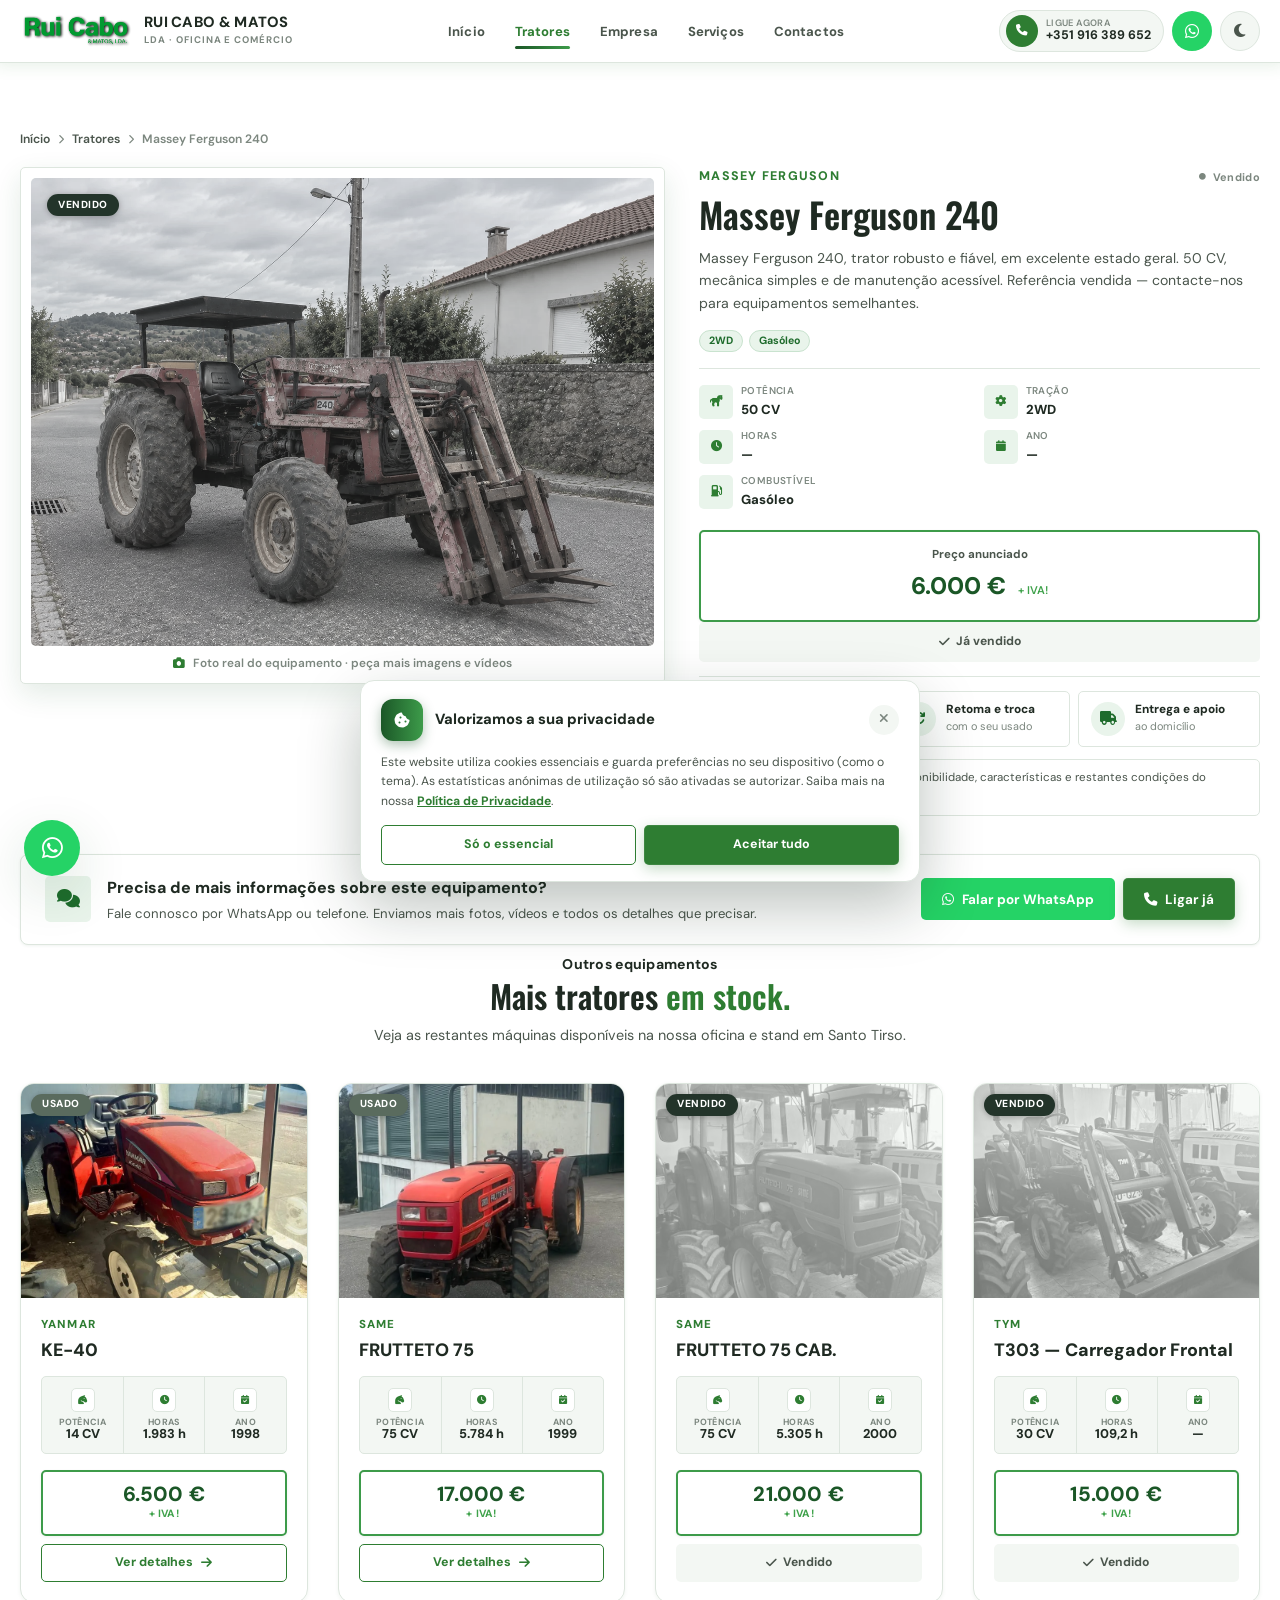
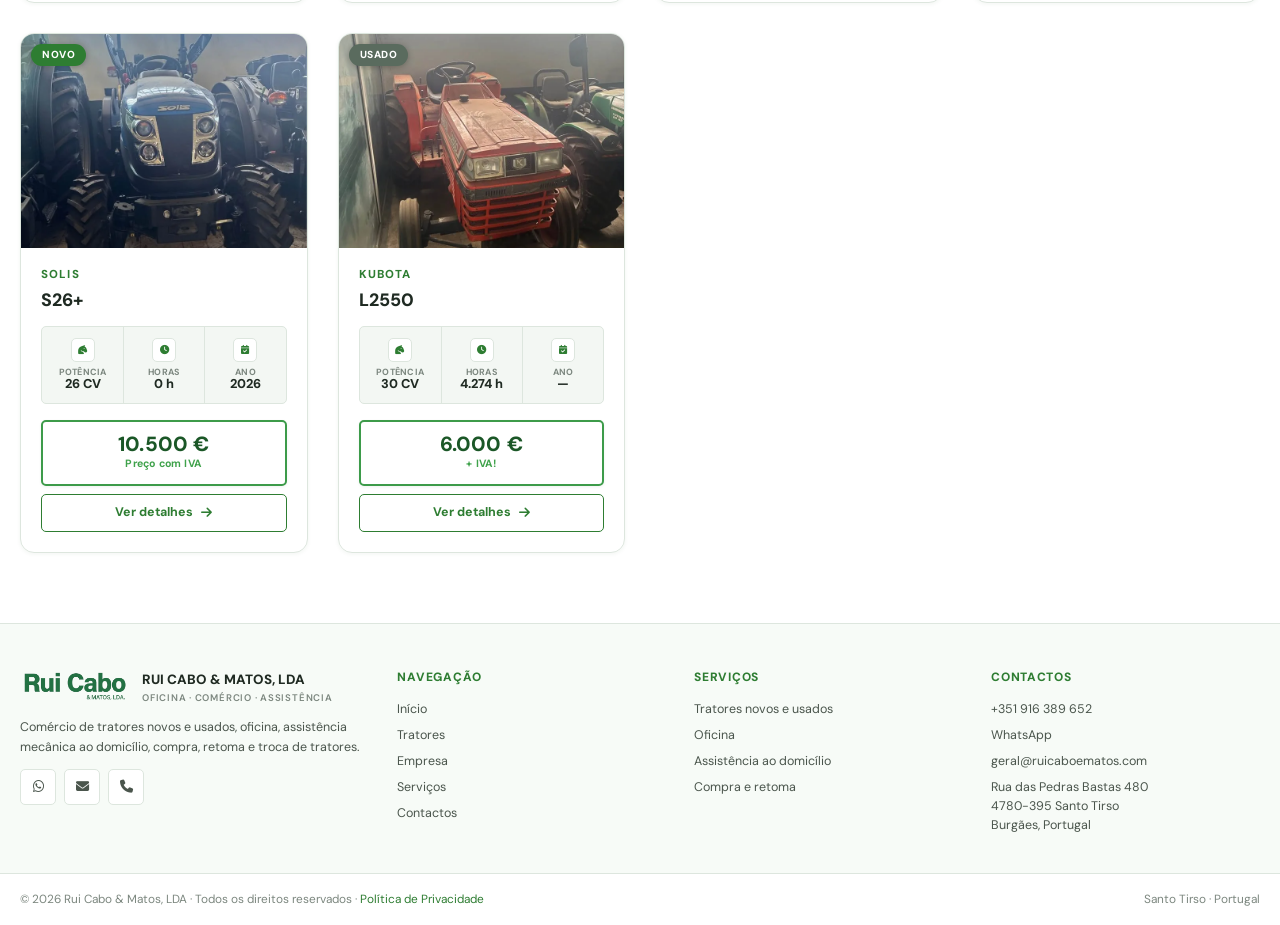
<file: trator/massey-ferguson-240/index.html>
<!DOCTYPE html>
<html lang="pt-PT">
<head>
    <meta charset="UTF-8">
    <meta name="viewport" content="width=device-width, initial-scale=1.0, viewport-fit=cover">
    <title>Massey Ferguson 240 — 50CV Usado | Rui Cabo & Matos</title>
    <meta name="description" content="Massey Ferguson 240 — 50 CV, 2WD. Referência vendida. Contacte-nos para equipamentos semelhantes.">
    <meta name="robots" content="index, follow">
    <meta name="keywords" content="Massey Ferguson 240, Massey Ferguson 240 50 CV, trator Massey Ferguson 240 usado, venda de tratores usados, trator, tratores usados a venda Portugal, oficina de tratores Santo Tirso, Rui Cabo & Matos">
    <meta name="theme-color" content="#2E7D32">
    <meta name="geo.region" content="PT-13">
    <meta name="geo.placename" content="Santo Tirso, Burgães">
    <meta name="ICBM" content="41.3529, -8.4541">
    <link rel="icon" type="image/png" href="../../favicon.png">
    <meta name="google-site-verification" content="zK9IBZV2TPg_5cLbYO3xtSV2w-gO60DWNLj7bAYpCrc">
    <link rel="canonical" href="https://ruicaboematos.pt/trator/massey-ferguson-240/">
    <meta property="og:type" content="product">
    <meta property="og:locale" content="pt_PT">
    <meta property="og:site_name" content="Rui Cabo & Matos, LDA">
    <meta property="og:title" content="Massey Ferguson 240 — 50 CV | Rui Cabo & Matos">
    <meta property="og:description" content="Massey Ferguson 240 — 50 CV, 2WD. Referência vendida. Contacte-nos para equipamentos semelhantes.">
    <meta property="og:url" content="https://ruicaboematos.pt/trator/massey-ferguson-240/">
    <meta property="og:image" content="https://ruicaboematos.pt/massey_ferguson.webp">
    <meta property="og:image:alt" content="Massey Ferguson 240">
    <meta name="twitter:card" content="summary_large_image">
    <meta name="twitter:title" content="Massey Ferguson 240 — 50 CV | Rui Cabo & Matos">
    <meta name="twitter:description" content="Massey Ferguson 240 — 50 CV, 2WD. Referência vendida. Contacte-nos para equipamentos semelhantes.">
    <meta name="twitter:image" content="https://ruicaboematos.pt/massey_ferguson.webp">
    <link rel="preconnect" href="https://fonts.googleapis.com">
    <link rel="preconnect" href="https://fonts.gstatic.com" crossorigin>
    <link href="https://fonts.googleapis.com/css2?family=DM+Sans:ital,opsz,wght@0,9..40,400;0,9..40,500;0,9..40,600;0,9..40,700;0,9..40,800;1,9..40,400&family=Oswald:wght@400;500;600;700&display=swap" rel="stylesheet">
    <link rel="stylesheet" href="https://cdnjs.cloudflare.com/ajax/libs/font-awesome/6.5.0/css/all.min.css">
    <script>(function(){var t="light";try{var s=localStorage.getItem("rcm-theme-v2");if(s==="dark")t="dark";}catch(e){}document.documentElement.setAttribute("data-theme",t);})();</script>
    <link rel="stylesheet" href="../../style.css">
    <script type="application/ld+json">
    {"@context": "https://schema.org", "@type": "Product", "name": "Massey Ferguson 240", "image": ["https://ruicaboematos.pt/massey_ferguson.webp"], "description": "Massey Ferguson 240, trator robusto e fiável, em excelente estado geral. 50 CV, mecânica simples e de manutenção acessível. Referência vendida — contacte-nos para equipamentos semelhantes.", "brand": {"@type": "Brand", "name": "Massey Ferguson"}, "itemCondition": "https://schema.org/UsedCondition", "offers": {"@type": "Offer", "url": "https://ruicaboematos.pt/trator/massey-ferguson-240/", "priceCurrency": "EUR", "price": "6000.0", "availability": "https://schema.org/SoldOut"}, "additionalProperty": [{"@type": "PropertyValue", "name": "Potência", "value": "50 CV"}, {"@type": "PropertyValue", "name": "Tração", "value": "2WD"}, {"@type": "PropertyValue", "name": "Horas", "value": "—"}, {"@type": "PropertyValue", "name": "Ano", "value": "—"}, {"@type": "PropertyValue", "name": "Combustível", "value": "Gasóleo"}, {"@type": "PropertyValue", "name": "Condição", "value": "Vendido"}]}
    </script>
    <script type="application/ld+json">
    {"@context": "https://schema.org", "@type": "BreadcrumbList", "itemListElement": [{"@type": "ListItem", "position": 1, "name": "Início", "item": "https://ruicaboematos.pt/"}, {"@type": "ListItem", "position": 2, "name": "Tratores", "item": "https://ruicaboematos.pt/#tratores"}, {"@type": "ListItem", "position": 3, "name": "Massey Ferguson 240", "item": "https://ruicaboematos.pt/trator/massey-ferguson-240/"}]}
    </script>
</head>
<body>

<a class="skip-link" href="#principal">Saltar para o conteúdo</a>

<header id="mainHeader">
    <div class="header-wrap">
        <div class="container header-inner">
            <a href="../../" class="logo" aria-label="Rui Cabo & Matos, LDA">
                <div class="logo-mark">
                    <img src="../../logotipo2.png" alt="Rui Cabo & Matos, LDA" onerror="this.style.display='none';this.parentElement.classList.add('no-logo');">
                    <span class="logo-icon"><i class="fas fa-tractor"></i></span>
                </div>
                <div class="logo-name">
                    <strong>RUI CABO &amp; MATOS</strong>
                    <small>LDA · Oficina e Comércio</small>
                </div>
            </a>
            <nav id="mainNav" aria-label="Navegação principal">
                <ul>
                    <li><a href="../../#inicio" class="nav-link">Início</a></li>
                    <li><a href="../../#tratores" class="nav-link active">Tratores</a></li>
                    <li><a href="../../#empresa" class="nav-link">Empresa</a></li>
                    <li><a href="../../#servicos" class="nav-link">Serviços</a></li>
                    <li><a href="../../#contactos" class="nav-link">Contactos</a></li>
                </ul>
            </nav>
            <div class="header-actions">
                <a href="tel:+351916389652" class="hdr-phone">
                    <i class="fas fa-phone"></i>
                    <span class="hdr-phone-text">
                        <small>Ligue agora</small>
                        <strong>+351 916 389 652</strong>
                    </span>
                </a>
                <a href="https://wa.me/351916389652?text=Ol%C3%A1%21%20Estou%20a%20enviar-lhe%20mensagem%20pois%20vi%20um%20an%C3%BAncio%20no%20website%20da%20Rui%20Cabo%20%26%20Matos.%20" target="_blank" rel="noopener noreferrer" class="hdr-wa">
                    <i class="fab fa-whatsapp"></i>
                </a>
                <button class="theme-toggle" id="themeToggle" type="button" aria-label="Alternar tema claro/escuro" aria-pressed="false">
                    <i class="fas fa-moon"></i>
                </button>
                <button class="mobile-menu-btn" id="mobileMenuBtn" type="button" aria-label="Abrir menu" aria-expanded="false">
                    <i class="fas fa-bars"></i>
                </button>
            </div>
        </div>
    </div>
</header>


<main class="product-page" id="principal">
    <div class="container">
        <nav class="crumbs" aria-label="Localização atual">
            <a href="../../#inicio">Início</a>
            <i class="fas fa-chevron-right"></i>
            <a href="../../#tratores">Tratores</a>
            <i class="fas fa-chevron-right"></i>
            <span>Massey Ferguson 240</span>
        </nav>
        <div class="product-layout">
            <div class="product-media">
                <div class="product-img-wrap">
                    <span class="badge badge-sold">Vendido</span><img src="../../massey_ferguson.webp" alt="Trator Massey Ferguson 240 vendido" class="sold-img" fetchpriority="high">
                </div>
                <div class="product-media-caption"><i class="fas fa-camera"></i> Foto real do equipamento · peça mais imagens e vídeos</div>
            </div>
            <div class="product-info">
                <div class="tractor-top">
                    <span class="tractor-brand">Massey Ferguson</span>
                    <span class="tractor-avail sold"><i class="fas fa-circle"></i> Vendido</span>
                </div>
                <h1>Massey Ferguson 240</h1>
                <p class="product-desc">Massey Ferguson 240, trator robusto e fiável, em excelente estado geral. 50 CV, mecânica simples e de manutenção acessível. Referência vendida — contacte-nos para equipamentos semelhantes.</p>
                <div class="tractor-chips"><span class="tractor-chip">2WD</span><span class="tractor-chip">Gasóleo</span></div>
                <div class="product-specs">
                    <div class="modal-spec"><i class="fas fa-horse"></i><div><small>Potência</small><strong>50 CV</strong></div></div>
                    <div class="modal-spec"><i class="fas fa-cog"></i><div><small>Tração</small><strong>2WD</strong></div></div>
                    <div class="modal-spec"><i class="fas fa-clock"></i><div><small>Horas</small><strong>—</strong></div></div>
                    <div class="modal-spec"><i class="fas fa-calendar"></i><div><small>Ano</small><strong>—</strong></div></div>
                    <div class="modal-spec"><i class="fas fa-gas-pump"></i><div><small>Combustível</small><strong>Gasóleo</strong></div></div>
                </div>
                <div class="modal-price-block">
                    <span>Preço anunciado</span>
                    <div class="modal-price">6.000 € <small>+ IVA!</small></div>
                </div>
                <span class="btn btn-sold"><i class="fas fa-check"></i> Já vendido</span>
                <div class="product-trust">
                    <div class="product-trust-item"><i class="fas fa-shield-halved"></i><span><strong>Avaliação gratuita</strong><small>do seu trator</small></span></div>
                    <div class="product-trust-item"><i class="fas fa-arrows-rotate"></i><span><strong>Retoma e troca</strong><small>com o seu usado</small></span></div>
                    <div class="product-trust-item"><i class="fas fa-truck"></i><span><strong>Entrega e apoio</strong><small>ao domicílio</small></span></div>
                </div>
                <div class="modal-note">
                    <i class="fas fa-circle-info"></i>
                    <span>Contacte-nos para confirmar disponibilidade, características e restantes condições do equipamento.</span>
                </div>
            </div>
        </div>

        <div class="product-cta">
            <div class="product-cta-inner">
                <div class="product-cta-icon"><i class="fas fa-comments"></i></div>
                <div class="product-cta-text">
                    <strong>Precisa de mais informações sobre este equipamento?</strong>
                    <p>Fale connosco por WhatsApp ou telefone. Enviamos mais fotos, vídeos e todos os detalhes que precisar.</p>
                </div>
                <div class="product-cta-actions">
                    <a href="https://wa.me/351916389652?text=Ol%C3%A1%21%20Estou%20a%20enviar-lhe%20mensagem%20pois%20vi%20um%20an%C3%BAncio%20no%20website%20da%20Rui%20Cabo%20%26%20Matos.%20" target="_blank" rel="noopener noreferrer" class="btn btn-whatsapp"><i class="fab fa-whatsapp"></i> Falar por WhatsApp</a>
                    <a href="tel:+351916389652" class="btn btn-primary"><i class="fas fa-phone"></i> Ligar já</a>
                </div>
            </div>
        </div>

        <div class="product-related">
            <div class="section-header">
                <span class="section-label">Outros equipamentos</span>
                <h2 class="section-title">Mais tratores <em>em stock.</em></h2>
                <span class="sec-line"></span>
                <p class="section-subtitle">Veja as restantes máquinas disponíveis na nossa oficina e stand em Santo Tirso.</p>
            </div>
            <div class="tractors-grid" id="relatedGrid"></div>
        </div>
    </div>
</main>

<footer>
    <div class="container">
        <div class="footer-grid">
            <div class="footer-brand">
                <div class="footer-logo">
                    <div class="footer-logo-mark">
                        <img src="../../logotipo.png" alt="Rui Cabo & Matos" onerror="this.style.display='none';this.parentElement.classList.add('no-logo');">
                        <span class="footer-logo-icon"><i class="fas fa-tractor"></i></span>
                    </div>
                    <div>
                        <strong>RUI CABO &amp; MATOS, LDA</strong>
                        <small>Oficina · Comércio · Assistência</small>
                    </div>
                </div>
                <p>Comércio de tratores novos e usados, oficina, assistência mecânica ao domicílio, compra, retoma e troca de tratores.</p>
                <div class="footer-socials">
                    <a href="https://wa.me/351916389652?text=Ol%C3%A1%21%20Estou%20a%20enviar-lhe%20mensagem%20pois%20vi%20um%20an%C3%BAncio%20no%20website%20da%20Rui%20Cabo%20%26%20Matos.%20" target="_blank" rel="noopener noreferrer" aria-label="WhatsApp"><i class="fab fa-whatsapp"></i></a>
                    <a href="mailto:geral@ruicaboematos.com?subject=Contacto%20atrav%C3%A9s%20do%20website&body=Ol%C3%A1!%20Estou%20a%20enviar-lhe%20mensagem%20pois%20vi%20um%20an%C3%BAncio%20no%20website%20da%20Rui%20Cabo%20%26%20Matos.%0A%0AGostaria%20de%20entrar%20em%20contacto%20consigo.%0A%0ANome%3A%0ATelem%C3%B3vel%3A%0A%0AMensagem%3A" aria-label="Email"><i class="fas fa-envelope"></i></a>
                    <a href="tel:+351916389652" aria-label="Telefone"><i class="fas fa-phone"></i></a>
                </div>
            </div>
            <div class="footer-col">
                <h5>Navegação</h5>
                <a href="../../#inicio">Início</a>
                <a href="../../#tratores">Tratores</a>
                <a href="../../#empresa">Empresa</a>
                <a href="../../#servicos">Serviços</a>
                <a href="../../#contactos">Contactos</a>
            </div>
            <div class="footer-col">
                <h5>Serviços</h5>
                <a href="../../#tratores">Tratores novos e usados</a>
                <a href="../../#servicos">Oficina</a>
                <a href="../../#servicos">Assistência ao domicílio</a>
                <a href="../../#servicos">Compra e retoma</a>
            </div>
            <div class="footer-col">
                <h5>Contactos</h5>
                <a href="tel:+351916389652">+351 916 389 652</a>
                <a href="https://wa.me/351916389652?text=Ol%C3%A1%21%20Estou%20a%20enviar-lhe%20mensagem%20pois%20vi%20um%20an%C3%BAncio%20no%20website%20da%20Rui%20Cabo%20%26%20Matos.%20" target="_blank" rel="noopener noreferrer">WhatsApp</a>
                <a href="mailto:geral@ruicaboematos.com?subject=Contacto%20atrav%C3%A9s%20do%20website&body=Ol%C3%A1!%20Estou%20a%20enviar-lhe%20mensagem%20pois%20vi%20um%20an%C3%BAncio%20no%20website%20da%20Rui%20Cabo%20%26%20Matos.%0A%0AGostaria%20de%20entrar%20em%20contacto%20consigo.%0A%0ANome%3A%0ATelem%C3%B3vel%3A%0A%0AMensagem%3A">geral@ruicaboematos.com</a>
                <span class="footer-addr">Rua das Pedras Bastas 480<br>4780-395 Santo Tirso<br>Burgães, Portugal</span>
            </div>
        </div>
    </div>
    <div class="footer-bottom">
        <div class="container footer-bottom-inner">
            <span>&copy; <span id="currentYear"></span> Rui Cabo &amp; Matos, LDA · Todos os direitos reservados · <a href="../../privacidade.html">Política de Privacidade</a></span>
            <span>Santo Tirso · Portugal</span>
        </div>
    </div>
</footer>

<a href="https://wa.me/351916389652?text=Ol%C3%A1%21%20Estou%20a%20enviar-lhe%20mensagem%20pois%20vi%20um%20an%C3%BAncio%20no%20website%20da%20Rui%20Cabo%20%26%20Matos.%20" target="_blank" rel="noopener noreferrer" class="wa-float" aria-label="Falar no WhatsApp">
    <i class="fab fa-whatsapp"></i>
</a>

<div class="cookie-banner" id="cookieBanner" role="dialog" aria-live="polite" aria-label="Consentimento de cookies" hidden>
    <div class="cookie-banner-inner">
        <div class="cookie-banner-head">
            <div class="cookie-banner-icon"><i class="fas fa-cookie-bite"></i></div>
            <div class="cookie-banner-title">
                <strong>Valorizamos a sua privacidade</strong>
            </div>
            <button type="button" class="cookie-close" id="cookieClose" aria-label="Fechar e continuar apenas com o essencial"><i class="fas fa-xmark"></i></button>
        </div>
        <p class="cookie-banner-text">Este website utiliza cookies essenciais e guarda preferências no seu dispositivo (como o tema). As estatísticas anónimas de utilização só são ativadas se autorizar. Saiba mais na nossa <a href="../../privacidade.html">Política de Privacidade</a>.</p>
        <div class="cookie-banner-actions">
            <button type="button" class="btn btn-outline btn-sm" id="cookieDecline">Só o essencial</button>
            <button type="button" class="btn btn-primary btn-sm" id="cookieAccept">Aceitar tudo</button>
        </div>
    </div>
</div>

<div class="toast" id="toast" aria-live="polite"></div>

<script src="../../tractors.js"></script>
<script>
(function () {
    "use strict";
    var ROOT = "../../";
    window.RCM_CURRENT = {"id": 13, "category": "Trator", "brand": "Massey Ferguson", "model": "240", "status": "Vendido", "sold": true, "available": false, "image": "massey_ferguson.webp", "power": "50 CV", "drive": "2WD", "hours": "—", "year": "—", "fuel": "Gasóleo", "price": "6.000 €", "priceLabel": "+ IVA", "description": "Massey Ferguson 240, trator robusto e fiável, em excelente estado geral. 50 CV, mecânica simples e de manutenção acessível. Referência vendida — contacte-nos para equipamentos semelhantes.", "features": ["50 CV", "2WD", "Gasóleo"], "metaTitle": "Massey Ferguson 240 — 50CV Usado | Rui Cabo & Matos", "metaDesc": "Massey Ferguson 240 — 50 CV, 2WD. Referência vendida. Contacte-nos para equipamentos semelhantes.", "brandFilter": "massey-ferguson", "slug": "massey-ferguson-240", "condition": "usados", "priceNumber": 6000.0, "powerNumber": 50.0, "hoursNumber": 0, "yearNumber": 0};
    function escapeHtml(v){if(v===null||v===undefined)return"";return String(v).replace(/&/g,"&amp;").replace(/</g,"&lt;").replace(/>/g,"&gt;").replace(/"/g,"&quot;").replace(/'/g,"&#039;");}
    function waUrl(t){return "https://wa.me/351916389652?text="+encodeURIComponent("Olá! Estou a enviar-lhe mensagem pois vi um anúncio no website da Rui Cabo & Matos. "+(t||""));}
    function priceLabelOpt(label){var l=String(label||"");if(l.indexOf("+ IVA")>=0)return "+ IVA!";if(l.indexOf("Com IVA")>=0)return "Preço com IVA";return l;}
    var current = window.RCM_CURRENT || {};
    var list=(window.RCM_TRACTORS||[]).filter(function(t){return t.slug!==current.slug;});
    var grid=document.getElementById("relatedGrid");
    if(grid){
        grid.innerHTML="";
        list.slice(0,6).forEach(function(t){
            var card=document.createElement("article");
            card.className="tractor-card"+(t.sold?" sold":"");
            var tAlt="Trator "+t.brand+" "+t.model+(t.sold?" vendido":(t.status?(" "+t.status.toLowerCase()):""));
            card.innerHTML='<div class="tractor-image"><a href="'+ROOT+'trator/'+escapeHtml(t.slug)+'/" aria-label="'+escapeHtml(t.brand+" "+t.model)+'"><img src="'+ROOT+escapeHtml(t.image)+'" alt="'+escapeHtml(tAlt)+'" loading="lazy" decoding="async"></a><div class="card-badges"><span class="badge '+(t.sold?"badge-sold":(t.status==="Novo"?"badge-new":"badge-used"))+'">'+escapeHtml(t.sold?"Vendido":t.status)+'</span></div></div><div class="tractor-info"><div class="tractor-top"><span class="tractor-brand">'+escapeHtml(t.brand)+'</span></div><div class="tractor-model">'+escapeHtml(t.model)+'</div><div class="tractor-specs"><div class="spec"><i class="fas fa-horse-head"></i><div><small>Potência</small><strong>'+escapeHtml(t.power)+'</strong></div></div><div class="spec"><i class="fas fa-clock"></i><div><small>Horas</small><strong>'+escapeHtml(t.hours)+'</strong></div></div><div class="spec"><i class="fas fa-calendar-check"></i><div><small>Ano</small><strong>'+escapeHtml(t.year)+'</strong></div></div></div><div class="tractor-footer"><div class="price-block"><strong class="price-value">'+escapeHtml(t.price)+'</strong><span class="price-label">'+escapeHtml(priceLabelOpt(t.priceLabel))+'</span></div>'+(t.sold?'<span class="btn-sold"><i class="fas fa-check"></i> Vendido</span>':'<a href="'+ROOT+'trator/'+escapeHtml(t.slug)+'/" class="btn btn-outline btn-sm">Ver detalhes <i class="fas fa-arrow-right"></i></a>')+'</div></div>';
            grid.appendChild(card);
        });
    }
})();

(function () {
    "use strict";
    var HEADER = document.getElementById("mainHeader");
    var current = window.RCM_CURRENT || null;
    if(current)trackProductView(current);
    function trackProductView(p){try{var __c=window.localStorage.getItem('rcm-consent-v1');if(__c==='all'){window.dataLayer=window.dataLayer||[];window.gtag=window.gtag||function(){window.dataLayer.push(arguments);};window.gtag('event','view_item',{items:[{item_id:p.slug,item_name:p.brand+' '+p.model,price:p.priceNumber,item_brand:p.brand,item_category:p.condition}]});}}catch(e){}}
})();
</script>
<script>

(function () {
    "use strict";
    var HEADER = document.getElementById("mainHeader");
    var cookieBanner = document.getElementById("cookieBanner");
    var mobileMenuBtn = document.getElementById("mobileMenuBtn");
    var mainNav = document.getElementById("mainNav");
    var themeToggle = document.getElementById("themeToggle");
    var themeMeta = document.querySelector('meta[name="theme-color"]');
    var scrollTop = document.getElementById("scrollTop");
    var toast = document.getElementById("toast");
    var GA4_ID = "G-7XH3TR4B4Q";

    function getConsent(){var c=null;try{c=localStorage.getItem("rcm-consent-v1");}catch(e){}return c;}
    function setConsent(v){try{localStorage.setItem("rcm-consent-v1",v);}catch(e){}}
    function hideCookieBanner(){if(cookieBanner){cookieBanner.hidden=true;cookieBanner.classList.remove("show");}}
    function showToast(msg){toast.textContent=msg;toast.classList.add("show");setTimeout(function(){toast.classList.remove("show");},4000);}

    function loadAnalytics(){
        if(document.getElementById("gtag-js"))return;
        if(!GA4_ID||GA4_ID.indexOf("G-XXXX")===0)return;
        var s=document.createElement("script");s.id="gtag-js";s.async=true;s.src="https://www.googletagmanager.com/gtag/js?id="+GA4_ID;
        document.head.appendChild(s);
        window.dataLayer=window.dataLayer||[];
        window.gtag=function(){window.dataLayer.push(arguments);};
        window.gtag("js",new Date());
        window.gtag("config",GA4_ID);
    }
    function trackGA(name,params){
        if(getConsent()!=="all")return;
        loadAnalytics();
        if(window.gtag)window.gtag("event",name,params||{});
    }
    document.addEventListener("click",function(e){
        var a=e.target.closest("a");
        if(!a)return;
        var h=a.getAttribute("href")||"";
        if(h.indexOf("tel:")===0)trackGA("contact_call",{});
        else if(h.indexOf("https://wa.me")===0)trackGA("contact_whatsapp",{});
    });

    function applyTheme(t){
        document.documentElement.setAttribute("data-theme",t);
        try{localStorage.setItem("rcm-theme-v2",t);}catch(e){}
        if(themeMeta)themeMeta.setAttribute("content",t==="dark"?"#0C1A11":"#2E7D32");
        if(themeToggle){var i=themeToggle.querySelector("i");if(i)i.className=t==="dark"?"fas fa-sun":"fas fa-moon";themeToggle.setAttribute("aria-pressed",t==="dark"?"true":"false");}
    }
    var savedTheme=null;try{savedTheme=localStorage.getItem("rcm-theme-v2");}catch(e){}
    applyTheme(savedTheme==="dark"?"dark":"light");
    if(themeToggle)themeToggle.addEventListener("click",function(){applyTheme(document.documentElement.getAttribute("data-theme")==="dark"?"light":"dark");});

    if(cookieBanner&&!getConsent()){
        setTimeout(function(){cookieBanner.hidden=false;requestAnimationFrame(function(){cookieBanner.classList.add("show");});},900);
    }
    var cookieAccept=document.getElementById("cookieAccept"),cookieDecline=document.getElementById("cookieDecline"),cookieClose=document.getElementById("cookieClose");
    function consentAll(){setConsent("all");loadAnalytics();if(window.gtag)window.gtag("consent","update",{analytics_storage:"granted"});trackGA("consent_granted",{});hideCookieBanner();}
    function consentMinimal(){setConsent("minimal");hideCookieBanner();}
    if(cookieAccept)cookieAccept.addEventListener("click",consentAll);
    if(cookieDecline)cookieDecline.addEventListener("click",consentMinimal);
    if(cookieClose)cookieClose.addEventListener("click",consentMinimal);
    if(getConsent()==="all"){loadAnalytics();if(window.gtag)window.gtag("consent","update",{analytics_storage:"granted"});}

    if(mobileMenuBtn&&mainNav)mobileMenuBtn.addEventListener("click",function(){var isOpen=mainNav.classList.toggle("mobile-open");this.setAttribute("aria-expanded",String(isOpen));this.innerHTML=isOpen?'<i class="fas fa-times"></i>':'<i class="fas fa-bars"></i>';});
    if(mainNav)mainNav.querySelectorAll("a").forEach(function(link){link.addEventListener("click",function(){mainNav.classList.remove("mobile-open");if(mobileMenuBtn){mobileMenuBtn.setAttribute("aria-expanded","false");mobileMenuBtn.innerHTML='<i class="fas fa-bars"></i>';}});});

    window.addEventListener("scroll",function(){
        if(HEADER)HEADER.classList.toggle("scrolled",window.scrollY>25);
        if(scrollTop)scrollTop.classList.toggle("visible",window.scrollY>600);
    },{passive:true});
    if(scrollTop)scrollTop.addEventListener("click",function(){window.scrollTo({top:0,behavior:"smooth"});});
    var y=document.getElementById("currentYear");if(y)y.textContent=new Date().getFullYear();
})();

</script>
<script>if(location.protocol==="file:"){document.addEventListener("DOMContentLoaded",function(){function f(h){if(!h||/^(https?:|mailto:|tel:|javascript:)/i.test(h))return h;if(h.charAt(0)==="#")return"index.html"+h;var i=h.indexOf("#"),x=i>=0?h.slice(i):"",p=i>=0?h.slice(0,i):h;if(!p||p.slice(-1)==="/")p+="index.html";else if(!/(\.\w+)$/.test(p))p+="/index.html";return p+x;}document.querySelectorAll("a[href]").forEach(function(a){var h=a.getAttribute("href");if(h)a.setAttribute("href",f(h));});});}</script>
</body>
</html>
</file>
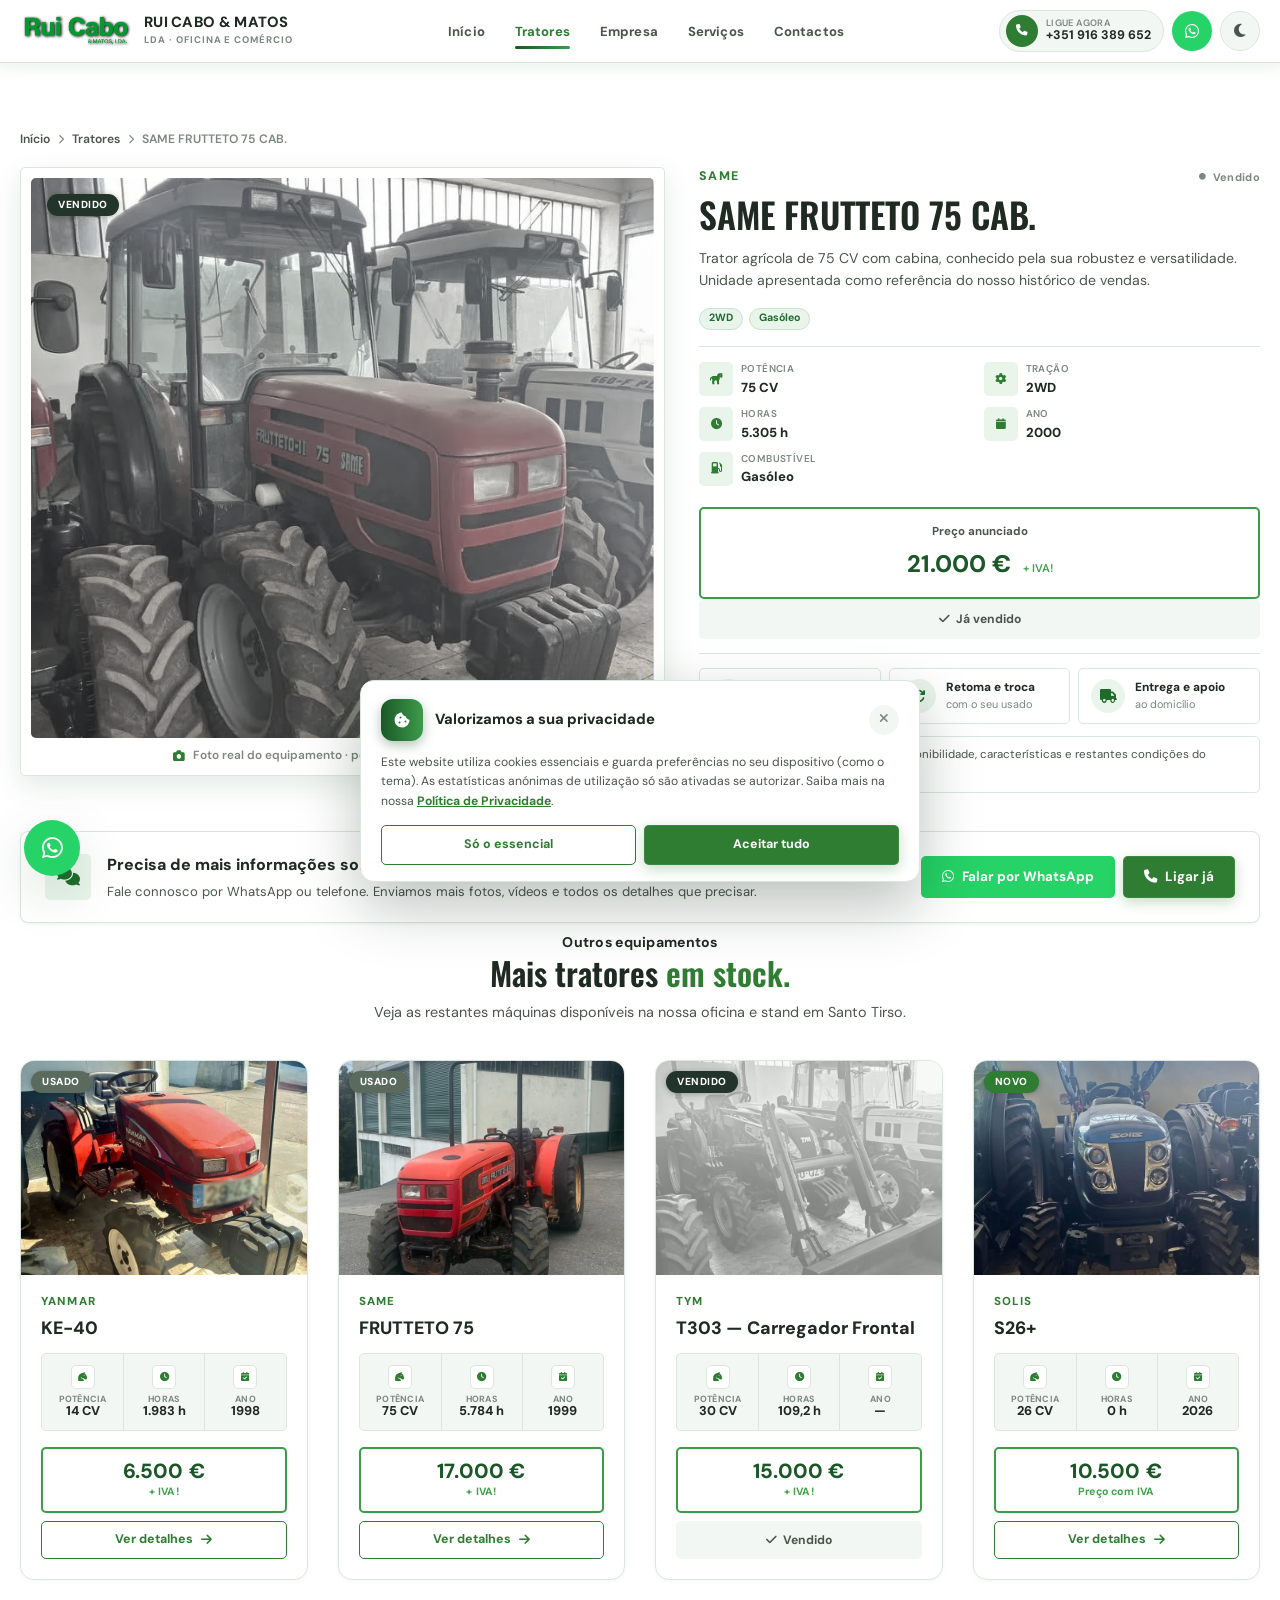
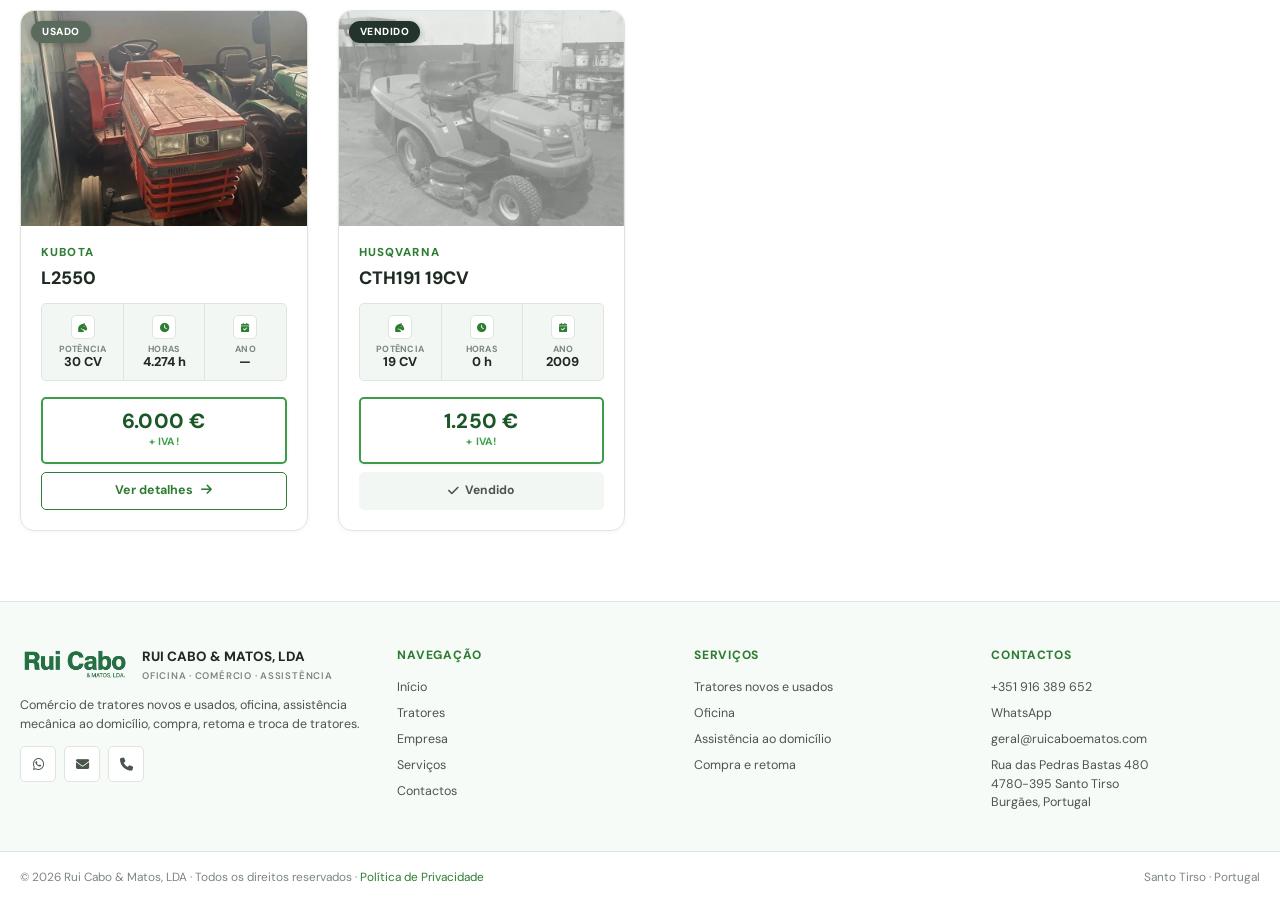
<file: trator/same-frutteto-75-cab/index.html>
<!DOCTYPE html>
<html lang="pt-PT">
<head>
    <meta charset="UTF-8">
    <meta name="viewport" content="width=device-width, initial-scale=1.0, viewport-fit=cover">
    <title>SAME Frutteto 75 Cab. — 75CV Usado | Rui Cabo & Matos</title>
    <meta name="description" content="SAME Frutteto 75 Cab. usado com 75 CV e cabina. Referência vendida. Contacte-nos para tratores semelhantes.">
    <meta name="robots" content="index, follow">
    <meta name="keywords" content="SAME FRUTTETO 75 CAB., SAME FRUTTETO 75 CAB. 75 CV, trator SAME FRUTTETO 75 CAB. usado, venda de tratores usados, trator, tratores usados a venda Portugal, oficina de tratores Santo Tirso, Rui Cabo & Matos">
    <meta name="theme-color" content="#2E7D32">
    <meta name="geo.region" content="PT-13">
    <meta name="geo.placename" content="Santo Tirso, Burgães">
    <meta name="ICBM" content="41.3529, -8.4541">
    <link rel="icon" type="image/png" href="../../favicon.png">
    <meta name="google-site-verification" content="zK9IBZV2TPg_5cLbYO3xtSV2w-gO60DWNLj7bAYpCrc">
    <link rel="canonical" href="https://ruicaboematos.pt/trator/same-frutteto-75-cab/">
    <meta property="og:type" content="product">
    <meta property="og:locale" content="pt_PT">
    <meta property="og:site_name" content="Rui Cabo & Matos, LDA">
    <meta property="og:title" content="SAME FRUTTETO 75 CAB. — 75 CV | Rui Cabo & Matos">
    <meta property="og:description" content="SAME Frutteto 75 Cab. usado com 75 CV e cabina. Referência vendida. Contacte-nos para tratores semelhantes.">
    <meta property="og:url" content="https://ruicaboematos.pt/trator/same-frutteto-75-cab/">
    <meta property="og:image" content="https://ruicaboematos.pt/same_vendido.webp">
    <meta property="og:image:alt" content="SAME FRUTTETO 75 CAB.">
    <meta name="twitter:card" content="summary_large_image">
    <meta name="twitter:title" content="SAME FRUTTETO 75 CAB. — 75 CV | Rui Cabo & Matos">
    <meta name="twitter:description" content="SAME Frutteto 75 Cab. usado com 75 CV e cabina. Referência vendida. Contacte-nos para tratores semelhantes.">
    <meta name="twitter:image" content="https://ruicaboematos.pt/same_vendido.webp">
    <link rel="preconnect" href="https://fonts.googleapis.com">
    <link rel="preconnect" href="https://fonts.gstatic.com" crossorigin>
    <link href="https://fonts.googleapis.com/css2?family=DM+Sans:ital,opsz,wght@0,9..40,400;0,9..40,500;0,9..40,600;0,9..40,700;0,9..40,800;1,9..40,400&family=Oswald:wght@400;500;600;700&display=swap" rel="stylesheet">
    <link rel="stylesheet" href="https://cdnjs.cloudflare.com/ajax/libs/font-awesome/6.5.0/css/all.min.css">
    <script>(function(){var t="light";try{var s=localStorage.getItem("rcm-theme-v2");if(s==="dark")t="dark";}catch(e){}document.documentElement.setAttribute("data-theme",t);})();</script>
    <link rel="stylesheet" href="../../style.css">
    <script type="application/ld+json">
    {"@context": "https://schema.org", "@type": "Product", "name": "SAME FRUTTETO 75 CAB.", "image": ["https://ruicaboematos.pt/same_vendido.webp"], "description": "Trator agrícola de 75 CV com cabina, conhecido pela sua robustez e versatilidade. Unidade apresentada como referência do nosso histórico de vendas.", "brand": {"@type": "Brand", "name": "SAME"}, "itemCondition": "https://schema.org/UsedCondition", "offers": {"@type": "Offer", "url": "https://ruicaboematos.pt/trator/same-frutteto-75-cab/", "priceCurrency": "EUR", "price": "21000.0", "availability": "https://schema.org/SoldOut"}, "additionalProperty": [{"@type": "PropertyValue", "name": "Potência", "value": "75 CV"}, {"@type": "PropertyValue", "name": "Tração", "value": "2WD"}, {"@type": "PropertyValue", "name": "Horas", "value": "5.305 h"}, {"@type": "PropertyValue", "name": "Ano", "value": "2000"}, {"@type": "PropertyValue", "name": "Combustível", "value": "Gasóleo"}, {"@type": "PropertyValue", "name": "Condição", "value": "Vendido"}]}
    </script>
    <script type="application/ld+json">
    {"@context": "https://schema.org", "@type": "BreadcrumbList", "itemListElement": [{"@type": "ListItem", "position": 1, "name": "Início", "item": "https://ruicaboematos.pt/"}, {"@type": "ListItem", "position": 2, "name": "Tratores", "item": "https://ruicaboematos.pt/#tratores"}, {"@type": "ListItem", "position": 3, "name": "SAME FRUTTETO 75 CAB.", "item": "https://ruicaboematos.pt/trator/same-frutteto-75-cab/"}]}
    </script>
</head>
<body>

<a class="skip-link" href="#principal">Saltar para o conteúdo</a>

<header id="mainHeader">
    <div class="header-wrap">
        <div class="container header-inner">
            <a href="../../" class="logo" aria-label="Rui Cabo & Matos, LDA">
                <div class="logo-mark">
                    <img src="../../logotipo2.png" alt="Rui Cabo & Matos, LDA" onerror="this.style.display='none';this.parentElement.classList.add('no-logo');">
                    <span class="logo-icon"><i class="fas fa-tractor"></i></span>
                </div>
                <div class="logo-name">
                    <strong>RUI CABO &amp; MATOS</strong>
                    <small>LDA · Oficina e Comércio</small>
                </div>
            </a>
            <nav id="mainNav" aria-label="Navegação principal">
                <ul>
                    <li><a href="../../#inicio" class="nav-link">Início</a></li>
                    <li><a href="../../#tratores" class="nav-link active">Tratores</a></li>
                    <li><a href="../../#empresa" class="nav-link">Empresa</a></li>
                    <li><a href="../../#servicos" class="nav-link">Serviços</a></li>
                    <li><a href="../../#contactos" class="nav-link">Contactos</a></li>
                </ul>
            </nav>
            <div class="header-actions">
                <a href="tel:+351916389652" class="hdr-phone">
                    <i class="fas fa-phone"></i>
                    <span class="hdr-phone-text">
                        <small>Ligue agora</small>
                        <strong>+351 916 389 652</strong>
                    </span>
                </a>
                <a href="https://wa.me/351916389652?text=Ol%C3%A1%21%20Estou%20a%20enviar-lhe%20mensagem%20pois%20vi%20um%20an%C3%BAncio%20no%20website%20da%20Rui%20Cabo%20%26%20Matos.%20" target="_blank" rel="noopener noreferrer" class="hdr-wa">
                    <i class="fab fa-whatsapp"></i>
                </a>
                <button class="theme-toggle" id="themeToggle" type="button" aria-label="Alternar tema claro/escuro" aria-pressed="false">
                    <i class="fas fa-moon"></i>
                </button>
                <button class="mobile-menu-btn" id="mobileMenuBtn" type="button" aria-label="Abrir menu" aria-expanded="false">
                    <i class="fas fa-bars"></i>
                </button>
            </div>
        </div>
    </div>
</header>


<main class="product-page" id="principal">
    <div class="container">
        <nav class="crumbs" aria-label="Localização atual">
            <a href="../../#inicio">Início</a>
            <i class="fas fa-chevron-right"></i>
            <a href="../../#tratores">Tratores</a>
            <i class="fas fa-chevron-right"></i>
            <span>SAME FRUTTETO 75 CAB.</span>
        </nav>
        <div class="product-layout">
            <div class="product-media">
                <div class="product-img-wrap">
                    <span class="badge badge-sold">Vendido</span><img src="../../same_vendido.webp" alt="Trator SAME FRUTTETO 75 CAB. vendido" class="sold-img" fetchpriority="high">
                </div>
                <div class="product-media-caption"><i class="fas fa-camera"></i> Foto real do equipamento · peça mais imagens e vídeos</div>
            </div>
            <div class="product-info">
                <div class="tractor-top">
                    <span class="tractor-brand">SAME</span>
                    <span class="tractor-avail sold"><i class="fas fa-circle"></i> Vendido</span>
                </div>
                <h1>SAME FRUTTETO 75 CAB.</h1>
                <p class="product-desc">Trator agrícola de 75 CV com cabina, conhecido pela sua robustez e versatilidade. Unidade apresentada como referência do nosso histórico de vendas.</p>
                <div class="tractor-chips"><span class="tractor-chip">2WD</span><span class="tractor-chip">Gasóleo</span></div>
                <div class="product-specs">
                    <div class="modal-spec"><i class="fas fa-horse"></i><div><small>Potência</small><strong>75 CV</strong></div></div>
                    <div class="modal-spec"><i class="fas fa-cog"></i><div><small>Tração</small><strong>2WD</strong></div></div>
                    <div class="modal-spec"><i class="fas fa-clock"></i><div><small>Horas</small><strong>5.305 h</strong></div></div>
                    <div class="modal-spec"><i class="fas fa-calendar"></i><div><small>Ano</small><strong>2000</strong></div></div>
                    <div class="modal-spec"><i class="fas fa-gas-pump"></i><div><small>Combustível</small><strong>Gasóleo</strong></div></div>
                </div>
                <div class="modal-price-block">
                    <span>Preço anunciado</span>
                    <div class="modal-price">21.000 € <small>+ IVA!</small></div>
                </div>
                <span class="btn btn-sold"><i class="fas fa-check"></i> Já vendido</span>
                <div class="product-trust">
                    <div class="product-trust-item"><i class="fas fa-shield-halved"></i><span><strong>Avaliação gratuita</strong><small>do seu trator</small></span></div>
                    <div class="product-trust-item"><i class="fas fa-arrows-rotate"></i><span><strong>Retoma e troca</strong><small>com o seu usado</small></span></div>
                    <div class="product-trust-item"><i class="fas fa-truck"></i><span><strong>Entrega e apoio</strong><small>ao domicílio</small></span></div>
                </div>
                <div class="modal-note">
                    <i class="fas fa-circle-info"></i>
                    <span>Contacte-nos para confirmar disponibilidade, características e restantes condições do equipamento.</span>
                </div>
            </div>
        </div>

        <div class="product-cta">
            <div class="product-cta-inner">
                <div class="product-cta-icon"><i class="fas fa-comments"></i></div>
                <div class="product-cta-text">
                    <strong>Precisa de mais informações sobre este equipamento?</strong>
                    <p>Fale connosco por WhatsApp ou telefone. Enviamos mais fotos, vídeos e todos os detalhes que precisar.</p>
                </div>
                <div class="product-cta-actions">
                    <a href="https://wa.me/351916389652?text=Ol%C3%A1%21%20Estou%20a%20enviar-lhe%20mensagem%20pois%20vi%20um%20an%C3%BAncio%20no%20website%20da%20Rui%20Cabo%20%26%20Matos.%20" target="_blank" rel="noopener noreferrer" class="btn btn-whatsapp"><i class="fab fa-whatsapp"></i> Falar por WhatsApp</a>
                    <a href="tel:+351916389652" class="btn btn-primary"><i class="fas fa-phone"></i> Ligar já</a>
                </div>
            </div>
        </div>

        <div class="product-related">
            <div class="section-header">
                <span class="section-label">Outros equipamentos</span>
                <h2 class="section-title">Mais tratores <em>em stock.</em></h2>
                <span class="sec-line"></span>
                <p class="section-subtitle">Veja as restantes máquinas disponíveis na nossa oficina e stand em Santo Tirso.</p>
            </div>
            <div class="tractors-grid" id="relatedGrid"></div>
        </div>
    </div>
</main>

<footer>
    <div class="container">
        <div class="footer-grid">
            <div class="footer-brand">
                <div class="footer-logo">
                    <div class="footer-logo-mark">
                        <img src="../../logotipo.png" alt="Rui Cabo & Matos" onerror="this.style.display='none';this.parentElement.classList.add('no-logo');">
                        <span class="footer-logo-icon"><i class="fas fa-tractor"></i></span>
                    </div>
                    <div>
                        <strong>RUI CABO &amp; MATOS, LDA</strong>
                        <small>Oficina · Comércio · Assistência</small>
                    </div>
                </div>
                <p>Comércio de tratores novos e usados, oficina, assistência mecânica ao domicílio, compra, retoma e troca de tratores.</p>
                <div class="footer-socials">
                    <a href="https://wa.me/351916389652?text=Ol%C3%A1%21%20Estou%20a%20enviar-lhe%20mensagem%20pois%20vi%20um%20an%C3%BAncio%20no%20website%20da%20Rui%20Cabo%20%26%20Matos.%20" target="_blank" rel="noopener noreferrer" aria-label="WhatsApp"><i class="fab fa-whatsapp"></i></a>
                    <a href="mailto:geral@ruicaboematos.com?subject=Contacto%20atrav%C3%A9s%20do%20website&body=Ol%C3%A1!%20Estou%20a%20enviar-lhe%20mensagem%20pois%20vi%20um%20an%C3%BAncio%20no%20website%20da%20Rui%20Cabo%20%26%20Matos.%0A%0AGostaria%20de%20entrar%20em%20contacto%20consigo.%0A%0ANome%3A%0ATelem%C3%B3vel%3A%0A%0AMensagem%3A" aria-label="Email"><i class="fas fa-envelope"></i></a>
                    <a href="tel:+351916389652" aria-label="Telefone"><i class="fas fa-phone"></i></a>
                </div>
            </div>
            <div class="footer-col">
                <h5>Navegação</h5>
                <a href="../../#inicio">Início</a>
                <a href="../../#tratores">Tratores</a>
                <a href="../../#empresa">Empresa</a>
                <a href="../../#servicos">Serviços</a>
                <a href="../../#contactos">Contactos</a>
            </div>
            <div class="footer-col">
                <h5>Serviços</h5>
                <a href="../../#tratores">Tratores novos e usados</a>
                <a href="../../#servicos">Oficina</a>
                <a href="../../#servicos">Assistência ao domicílio</a>
                <a href="../../#servicos">Compra e retoma</a>
            </div>
            <div class="footer-col">
                <h5>Contactos</h5>
                <a href="tel:+351916389652">+351 916 389 652</a>
                <a href="https://wa.me/351916389652?text=Ol%C3%A1%21%20Estou%20a%20enviar-lhe%20mensagem%20pois%20vi%20um%20an%C3%BAncio%20no%20website%20da%20Rui%20Cabo%20%26%20Matos.%20" target="_blank" rel="noopener noreferrer">WhatsApp</a>
                <a href="mailto:geral@ruicaboematos.com?subject=Contacto%20atrav%C3%A9s%20do%20website&body=Ol%C3%A1!%20Estou%20a%20enviar-lhe%20mensagem%20pois%20vi%20um%20an%C3%BAncio%20no%20website%20da%20Rui%20Cabo%20%26%20Matos.%0A%0AGostaria%20de%20entrar%20em%20contacto%20consigo.%0A%0ANome%3A%0ATelem%C3%B3vel%3A%0A%0AMensagem%3A">geral@ruicaboematos.com</a>
                <span class="footer-addr">Rua das Pedras Bastas 480<br>4780-395 Santo Tirso<br>Burgães, Portugal</span>
            </div>
        </div>
    </div>
    <div class="footer-bottom">
        <div class="container footer-bottom-inner">
            <span>&copy; <span id="currentYear"></span> Rui Cabo &amp; Matos, LDA · Todos os direitos reservados · <a href="../../privacidade.html">Política de Privacidade</a></span>
            <span>Santo Tirso · Portugal</span>
        </div>
    </div>
</footer>

<a href="https://wa.me/351916389652?text=Ol%C3%A1%21%20Estou%20a%20enviar-lhe%20mensagem%20pois%20vi%20um%20an%C3%BAncio%20no%20website%20da%20Rui%20Cabo%20%26%20Matos.%20" target="_blank" rel="noopener noreferrer" class="wa-float" aria-label="Falar no WhatsApp">
    <i class="fab fa-whatsapp"></i>
</a>

<div class="cookie-banner" id="cookieBanner" role="dialog" aria-live="polite" aria-label="Consentimento de cookies" hidden>
    <div class="cookie-banner-inner">
        <div class="cookie-banner-head">
            <div class="cookie-banner-icon"><i class="fas fa-cookie-bite"></i></div>
            <div class="cookie-banner-title">
                <strong>Valorizamos a sua privacidade</strong>
            </div>
            <button type="button" class="cookie-close" id="cookieClose" aria-label="Fechar e continuar apenas com o essencial"><i class="fas fa-xmark"></i></button>
        </div>
        <p class="cookie-banner-text">Este website utiliza cookies essenciais e guarda preferências no seu dispositivo (como o tema). As estatísticas anónimas de utilização só são ativadas se autorizar. Saiba mais na nossa <a href="../../privacidade.html">Política de Privacidade</a>.</p>
        <div class="cookie-banner-actions">
            <button type="button" class="btn btn-outline btn-sm" id="cookieDecline">Só o essencial</button>
            <button type="button" class="btn btn-primary btn-sm" id="cookieAccept">Aceitar tudo</button>
        </div>
    </div>
</div>

<div class="toast" id="toast" aria-live="polite"></div>

<script src="../../tractors.js"></script>
<script>
(function () {
    "use strict";
    var ROOT = "../../";
    window.RCM_CURRENT = {"id": 3, "category": "Trator", "brand": "SAME", "model": "FRUTTETO 75 CAB.", "status": "Vendido", "sold": true, "available": false, "image": "same_vendido.webp", "power": "75 CV", "drive": "2WD", "hours": "5.305 h", "year": "2000", "fuel": "Gasóleo", "price": "21.000 €", "priceLabel": "+ IVA", "description": "Trator agrícola de 75 CV com cabina, conhecido pela sua robustez e versatilidade. Unidade apresentada como referência do nosso histórico de vendas.", "features": ["75 CV", "2WD", "5.305 h", "2000", "Gasóleo"], "metaTitle": "SAME Frutteto 75 Cab. — 75CV Usado | Rui Cabo & Matos", "metaDesc": "SAME Frutteto 75 Cab. usado com 75 CV e cabina. Referência vendida. Contacte-nos para tratores semelhantes.", "brandFilter": "same", "slug": "same-frutteto-75-cab", "condition": "usados", "priceNumber": 21000.0, "powerNumber": 75.0, "hoursNumber": 5305.0, "yearNumber": 2000};
    function escapeHtml(v){if(v===null||v===undefined)return"";return String(v).replace(/&/g,"&amp;").replace(/</g,"&lt;").replace(/>/g,"&gt;").replace(/"/g,"&quot;").replace(/'/g,"&#039;");}
    function waUrl(t){return "https://wa.me/351916389652?text="+encodeURIComponent("Olá! Estou a enviar-lhe mensagem pois vi um anúncio no website da Rui Cabo & Matos. "+(t||""));}
    function priceLabelOpt(label){var l=String(label||"");if(l.indexOf("+ IVA")>=0)return "+ IVA!";if(l.indexOf("Com IVA")>=0)return "Preço com IVA";return l;}
    var current = window.RCM_CURRENT || {};
    var list=(window.RCM_TRACTORS||[]).filter(function(t){return t.slug!==current.slug;});
    var grid=document.getElementById("relatedGrid");
    if(grid){
        grid.innerHTML="";
        list.slice(0,6).forEach(function(t){
            var card=document.createElement("article");
            card.className="tractor-card"+(t.sold?" sold":"");
            var tAlt="Trator "+t.brand+" "+t.model+(t.sold?" vendido":(t.status?(" "+t.status.toLowerCase()):""));
            card.innerHTML='<div class="tractor-image"><a href="'+ROOT+'trator/'+escapeHtml(t.slug)+'/" aria-label="'+escapeHtml(t.brand+" "+t.model)+'"><img src="'+ROOT+escapeHtml(t.image)+'" alt="'+escapeHtml(tAlt)+'" loading="lazy" decoding="async"></a><div class="card-badges"><span class="badge '+(t.sold?"badge-sold":(t.status==="Novo"?"badge-new":"badge-used"))+'">'+escapeHtml(t.sold?"Vendido":t.status)+'</span></div></div><div class="tractor-info"><div class="tractor-top"><span class="tractor-brand">'+escapeHtml(t.brand)+'</span></div><div class="tractor-model">'+escapeHtml(t.model)+'</div><div class="tractor-specs"><div class="spec"><i class="fas fa-horse-head"></i><div><small>Potência</small><strong>'+escapeHtml(t.power)+'</strong></div></div><div class="spec"><i class="fas fa-clock"></i><div><small>Horas</small><strong>'+escapeHtml(t.hours)+'</strong></div></div><div class="spec"><i class="fas fa-calendar-check"></i><div><small>Ano</small><strong>'+escapeHtml(t.year)+'</strong></div></div></div><div class="tractor-footer"><div class="price-block"><strong class="price-value">'+escapeHtml(t.price)+'</strong><span class="price-label">'+escapeHtml(priceLabelOpt(t.priceLabel))+'</span></div>'+(t.sold?'<span class="btn-sold"><i class="fas fa-check"></i> Vendido</span>':'<a href="'+ROOT+'trator/'+escapeHtml(t.slug)+'/" class="btn btn-outline btn-sm">Ver detalhes <i class="fas fa-arrow-right"></i></a>')+'</div></div>';
            grid.appendChild(card);
        });
    }
})();

(function () {
    "use strict";
    var HEADER = document.getElementById("mainHeader");
    var current = window.RCM_CURRENT || null;
    if(current)trackProductView(current);
    function trackProductView(p){try{var __c=window.localStorage.getItem('rcm-consent-v1');if(__c==='all'){window.dataLayer=window.dataLayer||[];window.gtag=window.gtag||function(){window.dataLayer.push(arguments);};window.gtag('event','view_item',{items:[{item_id:p.slug,item_name:p.brand+' '+p.model,price:p.priceNumber,item_brand:p.brand,item_category:p.condition}]});}}catch(e){}}
})();
</script>
<script>

(function () {
    "use strict";
    var HEADER = document.getElementById("mainHeader");
    var cookieBanner = document.getElementById("cookieBanner");
    var mobileMenuBtn = document.getElementById("mobileMenuBtn");
    var mainNav = document.getElementById("mainNav");
    var themeToggle = document.getElementById("themeToggle");
    var themeMeta = document.querySelector('meta[name="theme-color"]');
    var scrollTop = document.getElementById("scrollTop");
    var toast = document.getElementById("toast");
    var GA4_ID = "G-7XH3TR4B4Q";

    function getConsent(){var c=null;try{c=localStorage.getItem("rcm-consent-v1");}catch(e){}return c;}
    function setConsent(v){try{localStorage.setItem("rcm-consent-v1",v);}catch(e){}}
    function hideCookieBanner(){if(cookieBanner){cookieBanner.hidden=true;cookieBanner.classList.remove("show");}}
    function showToast(msg){toast.textContent=msg;toast.classList.add("show");setTimeout(function(){toast.classList.remove("show");},4000);}

    function loadAnalytics(){
        if(document.getElementById("gtag-js"))return;
        if(!GA4_ID||GA4_ID.indexOf("G-XXXX")===0)return;
        var s=document.createElement("script");s.id="gtag-js";s.async=true;s.src="https://www.googletagmanager.com/gtag/js?id="+GA4_ID;
        document.head.appendChild(s);
        window.dataLayer=window.dataLayer||[];
        window.gtag=function(){window.dataLayer.push(arguments);};
        window.gtag("js",new Date());
        window.gtag("config",GA4_ID);
    }
    function trackGA(name,params){
        if(getConsent()!=="all")return;
        loadAnalytics();
        if(window.gtag)window.gtag("event",name,params||{});
    }
    document.addEventListener("click",function(e){
        var a=e.target.closest("a");
        if(!a)return;
        var h=a.getAttribute("href")||"";
        if(h.indexOf("tel:")===0)trackGA("contact_call",{});
        else if(h.indexOf("https://wa.me")===0)trackGA("contact_whatsapp",{});
    });

    function applyTheme(t){
        document.documentElement.setAttribute("data-theme",t);
        try{localStorage.setItem("rcm-theme-v2",t);}catch(e){}
        if(themeMeta)themeMeta.setAttribute("content",t==="dark"?"#0C1A11":"#2E7D32");
        if(themeToggle){var i=themeToggle.querySelector("i");if(i)i.className=t==="dark"?"fas fa-sun":"fas fa-moon";themeToggle.setAttribute("aria-pressed",t==="dark"?"true":"false");}
    }
    var savedTheme=null;try{savedTheme=localStorage.getItem("rcm-theme-v2");}catch(e){}
    applyTheme(savedTheme==="dark"?"dark":"light");
    if(themeToggle)themeToggle.addEventListener("click",function(){applyTheme(document.documentElement.getAttribute("data-theme")==="dark"?"light":"dark");});

    if(cookieBanner&&!getConsent()){
        setTimeout(function(){cookieBanner.hidden=false;requestAnimationFrame(function(){cookieBanner.classList.add("show");});},900);
    }
    var cookieAccept=document.getElementById("cookieAccept"),cookieDecline=document.getElementById("cookieDecline"),cookieClose=document.getElementById("cookieClose");
    function consentAll(){setConsent("all");loadAnalytics();if(window.gtag)window.gtag("consent","update",{analytics_storage:"granted"});trackGA("consent_granted",{});hideCookieBanner();}
    function consentMinimal(){setConsent("minimal");hideCookieBanner();}
    if(cookieAccept)cookieAccept.addEventListener("click",consentAll);
    if(cookieDecline)cookieDecline.addEventListener("click",consentMinimal);
    if(cookieClose)cookieClose.addEventListener("click",consentMinimal);
    if(getConsent()==="all"){loadAnalytics();if(window.gtag)window.gtag("consent","update",{analytics_storage:"granted"});}

    if(mobileMenuBtn&&mainNav)mobileMenuBtn.addEventListener("click",function(){var isOpen=mainNav.classList.toggle("mobile-open");this.setAttribute("aria-expanded",String(isOpen));this.innerHTML=isOpen?'<i class="fas fa-times"></i>':'<i class="fas fa-bars"></i>';});
    if(mainNav)mainNav.querySelectorAll("a").forEach(function(link){link.addEventListener("click",function(){mainNav.classList.remove("mobile-open");if(mobileMenuBtn){mobileMenuBtn.setAttribute("aria-expanded","false");mobileMenuBtn.innerHTML='<i class="fas fa-bars"></i>';}});});

    window.addEventListener("scroll",function(){
        if(HEADER)HEADER.classList.toggle("scrolled",window.scrollY>25);
        if(scrollTop)scrollTop.classList.toggle("visible",window.scrollY>600);
    },{passive:true});
    if(scrollTop)scrollTop.addEventListener("click",function(){window.scrollTo({top:0,behavior:"smooth"});});
    var y=document.getElementById("currentYear");if(y)y.textContent=new Date().getFullYear();
})();

</script>
<script>if(location.protocol==="file:"){document.addEventListener("DOMContentLoaded",function(){function f(h){if(!h||/^(https?:|mailto:|tel:|javascript:)/i.test(h))return h;if(h.charAt(0)==="#")return"index.html"+h;var i=h.indexOf("#"),x=i>=0?h.slice(i):"",p=i>=0?h.slice(0,i):h;if(!p||p.slice(-1)==="/")p+="index.html";else if(!/(\.\w+)$/.test(p))p+="/index.html";return p+x;}document.querySelectorAll("a[href]").forEach(function(a){var h=a.getAttribute("href");if(h)a.setAttribute("href",f(h));});});}</script>
</body>
</html>
</file>
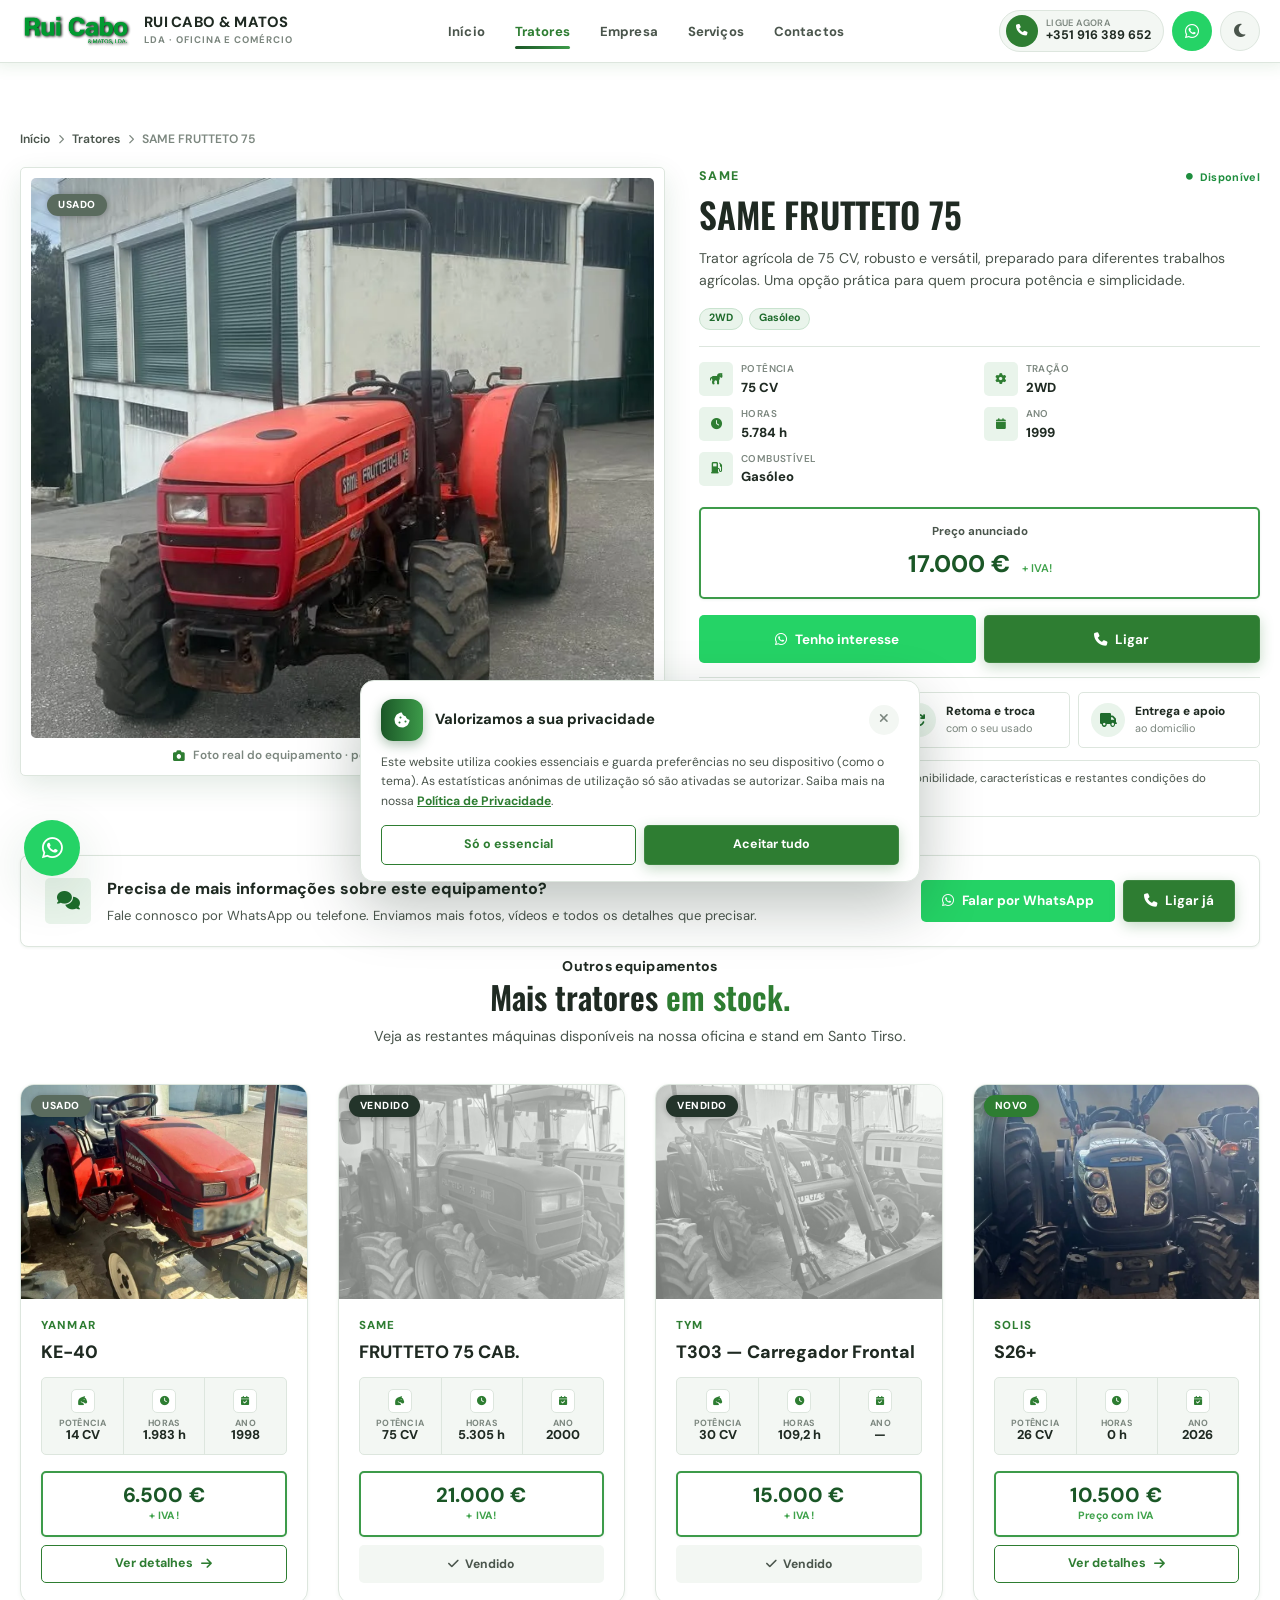
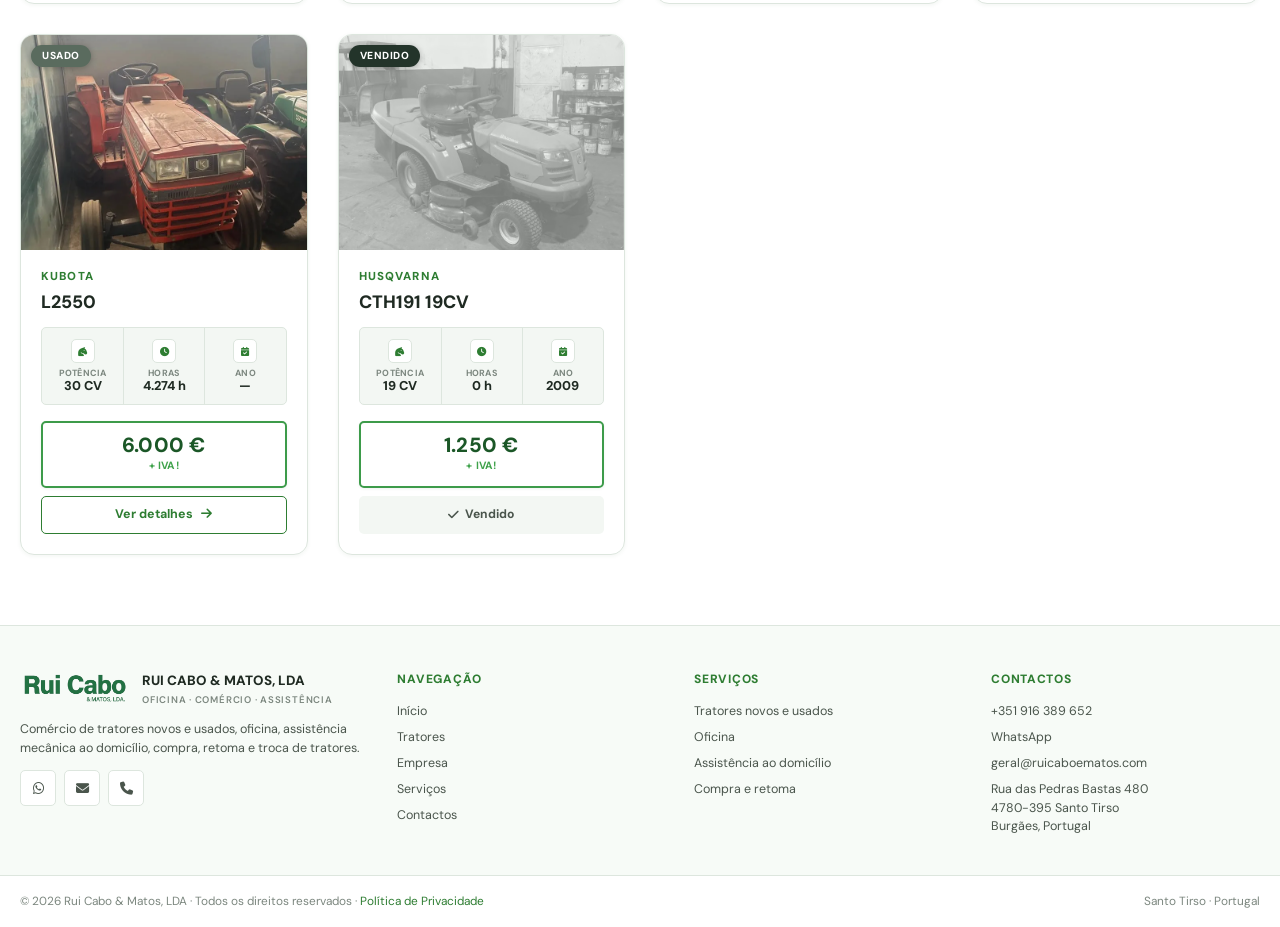
<file: trator/same-frutteto-75/index.html>
<!DOCTYPE html>
<html lang="pt-PT">
<head>
    <meta charset="UTF-8">
    <meta name="viewport" content="width=device-width, initial-scale=1.0, viewport-fit=cover">
    <title>SAME Frutteto 75 — 75CV Usado | Rui Cabo & Matos</title>
    <meta name="description" content="SAME Frutteto 75 usado com 75 CV e 5.784 h. Trator robusto e versátil para trabalhos agrícolas. Consulte-nos em Santo Tirso.">
    <meta name="robots" content="index, follow">
    <meta name="keywords" content="SAME FRUTTETO 75, SAME FRUTTETO 75 75 CV, trator SAME FRUTTETO 75 usado, venda de tratores usados, trator, tratores usados a venda Portugal, oficina de tratores Santo Tirso, Rui Cabo & Matos">
    <meta name="theme-color" content="#2E7D32">
    <meta name="geo.region" content="PT-13">
    <meta name="geo.placename" content="Santo Tirso, Burgães">
    <meta name="ICBM" content="41.3529, -8.4541">
    <link rel="icon" type="image/png" href="../../favicon.png">
    <meta name="google-site-verification" content="zK9IBZV2TPg_5cLbYO3xtSV2w-gO60DWNLj7bAYpCrc">
    <link rel="canonical" href="https://ruicaboematos.pt/trator/same-frutteto-75/">
    <meta property="og:type" content="product">
    <meta property="og:locale" content="pt_PT">
    <meta property="og:site_name" content="Rui Cabo & Matos, LDA">
    <meta property="og:title" content="SAME FRUTTETO 75 — 75 CV | Rui Cabo & Matos">
    <meta property="og:description" content="SAME Frutteto 75 usado com 75 CV e 5.784 h. Trator robusto e versátil para trabalhos agrícolas. Consulte-nos em Santo Tirso.">
    <meta property="og:url" content="https://ruicaboematos.pt/trator/same-frutteto-75/">
    <meta property="og:image" content="https://ruicaboematos.pt/same_usado.webp">
    <meta property="og:image:alt" content="SAME FRUTTETO 75">
    <meta name="twitter:card" content="summary_large_image">
    <meta name="twitter:title" content="SAME FRUTTETO 75 — 75 CV | Rui Cabo & Matos">
    <meta name="twitter:description" content="SAME Frutteto 75 usado com 75 CV e 5.784 h. Trator robusto e versátil para trabalhos agrícolas. Consulte-nos em Santo Tirso.">
    <meta name="twitter:image" content="https://ruicaboematos.pt/same_usado.webp">
    <link rel="preconnect" href="https://fonts.googleapis.com">
    <link rel="preconnect" href="https://fonts.gstatic.com" crossorigin>
    <link href="https://fonts.googleapis.com/css2?family=DM+Sans:ital,opsz,wght@0,9..40,400;0,9..40,500;0,9..40,600;0,9..40,700;0,9..40,800;1,9..40,400&family=Oswald:wght@400;500;600;700&display=swap" rel="stylesheet">
    <link rel="stylesheet" href="https://cdnjs.cloudflare.com/ajax/libs/font-awesome/6.5.0/css/all.min.css">
    <script>(function(){var t="light";try{var s=localStorage.getItem("rcm-theme-v2");if(s==="dark")t="dark";}catch(e){}document.documentElement.setAttribute("data-theme",t);})();</script>
    <link rel="stylesheet" href="../../style.css">
    <script type="application/ld+json">
    {"@context": "https://schema.org", "@type": "Product", "name": "SAME FRUTTETO 75", "image": ["https://ruicaboematos.pt/same_usado.webp"], "description": "Trator agrícola de 75 CV, robusto e versátil, preparado para diferentes trabalhos agrícolas. Uma opção prática para quem procura potência e simplicidade.", "brand": {"@type": "Brand", "name": "SAME"}, "itemCondition": "https://schema.org/UsedCondition", "offers": {"@type": "Offer", "url": "https://ruicaboematos.pt/trator/same-frutteto-75/", "priceCurrency": "EUR", "price": "17000.0", "availability": "https://schema.org/InStock"}, "additionalProperty": [{"@type": "PropertyValue", "name": "Potência", "value": "75 CV"}, {"@type": "PropertyValue", "name": "Tração", "value": "2WD"}, {"@type": "PropertyValue", "name": "Horas", "value": "5.784 h"}, {"@type": "PropertyValue", "name": "Ano", "value": "1999"}, {"@type": "PropertyValue", "name": "Combustível", "value": "Gasóleo"}, {"@type": "PropertyValue", "name": "Condição", "value": "Usado"}]}
    </script>
    <script type="application/ld+json">
    {"@context": "https://schema.org", "@type": "BreadcrumbList", "itemListElement": [{"@type": "ListItem", "position": 1, "name": "Início", "item": "https://ruicaboematos.pt/"}, {"@type": "ListItem", "position": 2, "name": "Tratores", "item": "https://ruicaboematos.pt/#tratores"}, {"@type": "ListItem", "position": 3, "name": "SAME FRUTTETO 75", "item": "https://ruicaboematos.pt/trator/same-frutteto-75/"}]}
    </script>
</head>
<body>

<a class="skip-link" href="#principal">Saltar para o conteúdo</a>

<header id="mainHeader">
    <div class="header-wrap">
        <div class="container header-inner">
            <a href="../../" class="logo" aria-label="Rui Cabo & Matos, LDA">
                <div class="logo-mark">
                    <img src="../../logotipo2.png" alt="Rui Cabo & Matos, LDA" onerror="this.style.display='none';this.parentElement.classList.add('no-logo');">
                    <span class="logo-icon"><i class="fas fa-tractor"></i></span>
                </div>
                <div class="logo-name">
                    <strong>RUI CABO &amp; MATOS</strong>
                    <small>LDA · Oficina e Comércio</small>
                </div>
            </a>
            <nav id="mainNav" aria-label="Navegação principal">
                <ul>
                    <li><a href="../../#inicio" class="nav-link">Início</a></li>
                    <li><a href="../../#tratores" class="nav-link active">Tratores</a></li>
                    <li><a href="../../#empresa" class="nav-link">Empresa</a></li>
                    <li><a href="../../#servicos" class="nav-link">Serviços</a></li>
                    <li><a href="../../#contactos" class="nav-link">Contactos</a></li>
                </ul>
            </nav>
            <div class="header-actions">
                <a href="tel:+351916389652" class="hdr-phone">
                    <i class="fas fa-phone"></i>
                    <span class="hdr-phone-text">
                        <small>Ligue agora</small>
                        <strong>+351 916 389 652</strong>
                    </span>
                </a>
                <a href="https://wa.me/351916389652?text=Ol%C3%A1%21%20Estou%20a%20enviar-lhe%20mensagem%20pois%20vi%20um%20an%C3%BAncio%20no%20website%20da%20Rui%20Cabo%20%26%20Matos.%20" target="_blank" rel="noopener noreferrer" class="hdr-wa">
                    <i class="fab fa-whatsapp"></i>
                </a>
                <button class="theme-toggle" id="themeToggle" type="button" aria-label="Alternar tema claro/escuro" aria-pressed="false">
                    <i class="fas fa-moon"></i>
                </button>
                <button class="mobile-menu-btn" id="mobileMenuBtn" type="button" aria-label="Abrir menu" aria-expanded="false">
                    <i class="fas fa-bars"></i>
                </button>
            </div>
        </div>
    </div>
</header>


<main class="product-page" id="principal">
    <div class="container">
        <nav class="crumbs" aria-label="Localização atual">
            <a href="../../#inicio">Início</a>
            <i class="fas fa-chevron-right"></i>
            <a href="../../#tratores">Tratores</a>
            <i class="fas fa-chevron-right"></i>
            <span>SAME FRUTTETO 75</span>
        </nav>
        <div class="product-layout">
            <div class="product-media">
                <div class="product-img-wrap">
                    <span class="badge badge-used">Usado</span><img src="../../same_usado.webp" alt="Trator SAME FRUTTETO 75 usado" fetchpriority="high">
                </div>
                <div class="product-media-caption"><i class="fas fa-camera"></i> Foto real do equipamento · peça mais imagens e vídeos</div>
            </div>
            <div class="product-info">
                <div class="tractor-top">
                    <span class="tractor-brand">SAME</span>
                    <span class="tractor-avail available"><i class="fas fa-circle"></i> Disponível</span>
                </div>
                <h1>SAME FRUTTETO 75</h1>
                <p class="product-desc">Trator agrícola de 75 CV, robusto e versátil, preparado para diferentes trabalhos agrícolas. Uma opção prática para quem procura potência e simplicidade.</p>
                <div class="tractor-chips"><span class="tractor-chip">2WD</span><span class="tractor-chip">Gasóleo</span></div>
                <div class="product-specs">
                    <div class="modal-spec"><i class="fas fa-horse"></i><div><small>Potência</small><strong>75 CV</strong></div></div>
                    <div class="modal-spec"><i class="fas fa-cog"></i><div><small>Tração</small><strong>2WD</strong></div></div>
                    <div class="modal-spec"><i class="fas fa-clock"></i><div><small>Horas</small><strong>5.784 h</strong></div></div>
                    <div class="modal-spec"><i class="fas fa-calendar"></i><div><small>Ano</small><strong>1999</strong></div></div>
                    <div class="modal-spec"><i class="fas fa-gas-pump"></i><div><small>Combustível</small><strong>Gasóleo</strong></div></div>
                </div>
                <div class="modal-price-block">
                    <span>Preço anunciado</span>
                    <div class="modal-price">17.000 € <small>+ IVA!</small></div>
                </div>
                <div class="product-actions"><a href="https://wa.me/351916389652?text=Ol%C3%A1%21%20Estou%20a%20enviar-lhe%20mensagem%20pois%20vi%20um%20an%C3%BAncio%20no%20website%20da%20Rui%20Cabo%20%26%20Matos.%20Ol%C3%A1%2C%20estou%20interessado%20no%20SAME%20FRUTTETO%2075%20que%20vi%20no%20vosso%20site." target="_blank" rel="noopener noreferrer" class="btn btn-whatsapp"><i class="fab fa-whatsapp"></i> Tenho interesse</a><a href="tel:+351916389652" class="btn btn-primary"><i class="fas fa-phone"></i> Ligar</a></div>
                <div class="product-trust">
                    <div class="product-trust-item"><i class="fas fa-shield-halved"></i><span><strong>Avaliação gratuita</strong><small>do seu trator</small></span></div>
                    <div class="product-trust-item"><i class="fas fa-arrows-rotate"></i><span><strong>Retoma e troca</strong><small>com o seu usado</small></span></div>
                    <div class="product-trust-item"><i class="fas fa-truck"></i><span><strong>Entrega e apoio</strong><small>ao domicílio</small></span></div>
                </div>
                <div class="modal-note">
                    <i class="fas fa-circle-info"></i>
                    <span>Contacte-nos para confirmar disponibilidade, características e restantes condições do equipamento.</span>
                </div>
            </div>
        </div>

        <div class="product-cta">
            <div class="product-cta-inner">
                <div class="product-cta-icon"><i class="fas fa-comments"></i></div>
                <div class="product-cta-text">
                    <strong>Precisa de mais informações sobre este equipamento?</strong>
                    <p>Fale connosco por WhatsApp ou telefone. Enviamos mais fotos, vídeos e todos os detalhes que precisar.</p>
                </div>
                <div class="product-cta-actions">
                    <a href="https://wa.me/351916389652?text=Ol%C3%A1%21%20Estou%20a%20enviar-lhe%20mensagem%20pois%20vi%20um%20an%C3%BAncio%20no%20website%20da%20Rui%20Cabo%20%26%20Matos.%20" target="_blank" rel="noopener noreferrer" class="btn btn-whatsapp"><i class="fab fa-whatsapp"></i> Falar por WhatsApp</a>
                    <a href="tel:+351916389652" class="btn btn-primary"><i class="fas fa-phone"></i> Ligar já</a>
                </div>
            </div>
        </div>

        <div class="product-related">
            <div class="section-header">
                <span class="section-label">Outros equipamentos</span>
                <h2 class="section-title">Mais tratores <em>em stock.</em></h2>
                <span class="sec-line"></span>
                <p class="section-subtitle">Veja as restantes máquinas disponíveis na nossa oficina e stand em Santo Tirso.</p>
            </div>
            <div class="tractors-grid" id="relatedGrid"></div>
        </div>
    </div>
</main>

<footer>
    <div class="container">
        <div class="footer-grid">
            <div class="footer-brand">
                <div class="footer-logo">
                    <div class="footer-logo-mark">
                        <img src="../../logotipo.png" alt="Rui Cabo & Matos" onerror="this.style.display='none';this.parentElement.classList.add('no-logo');">
                        <span class="footer-logo-icon"><i class="fas fa-tractor"></i></span>
                    </div>
                    <div>
                        <strong>RUI CABO &amp; MATOS, LDA</strong>
                        <small>Oficina · Comércio · Assistência</small>
                    </div>
                </div>
                <p>Comércio de tratores novos e usados, oficina, assistência mecânica ao domicílio, compra, retoma e troca de tratores.</p>
                <div class="footer-socials">
                    <a href="https://wa.me/351916389652?text=Ol%C3%A1%21%20Estou%20a%20enviar-lhe%20mensagem%20pois%20vi%20um%20an%C3%BAncio%20no%20website%20da%20Rui%20Cabo%20%26%20Matos.%20" target="_blank" rel="noopener noreferrer" aria-label="WhatsApp"><i class="fab fa-whatsapp"></i></a>
                    <a href="mailto:geral@ruicaboematos.com?subject=Contacto%20atrav%C3%A9s%20do%20website&body=Ol%C3%A1!%20Estou%20a%20enviar-lhe%20mensagem%20pois%20vi%20um%20an%C3%BAncio%20no%20website%20da%20Rui%20Cabo%20%26%20Matos.%0A%0AGostaria%20de%20entrar%20em%20contacto%20consigo.%0A%0ANome%3A%0ATelem%C3%B3vel%3A%0A%0AMensagem%3A" aria-label="Email"><i class="fas fa-envelope"></i></a>
                    <a href="tel:+351916389652" aria-label="Telefone"><i class="fas fa-phone"></i></a>
                </div>
            </div>
            <div class="footer-col">
                <h5>Navegação</h5>
                <a href="../../#inicio">Início</a>
                <a href="../../#tratores">Tratores</a>
                <a href="../../#empresa">Empresa</a>
                <a href="../../#servicos">Serviços</a>
                <a href="../../#contactos">Contactos</a>
            </div>
            <div class="footer-col">
                <h5>Serviços</h5>
                <a href="../../#tratores">Tratores novos e usados</a>
                <a href="../../#servicos">Oficina</a>
                <a href="../../#servicos">Assistência ao domicílio</a>
                <a href="../../#servicos">Compra e retoma</a>
            </div>
            <div class="footer-col">
                <h5>Contactos</h5>
                <a href="tel:+351916389652">+351 916 389 652</a>
                <a href="https://wa.me/351916389652?text=Ol%C3%A1%21%20Estou%20a%20enviar-lhe%20mensagem%20pois%20vi%20um%20an%C3%BAncio%20no%20website%20da%20Rui%20Cabo%20%26%20Matos.%20" target="_blank" rel="noopener noreferrer">WhatsApp</a>
                <a href="mailto:geral@ruicaboematos.com?subject=Contacto%20atrav%C3%A9s%20do%20website&body=Ol%C3%A1!%20Estou%20a%20enviar-lhe%20mensagem%20pois%20vi%20um%20an%C3%BAncio%20no%20website%20da%20Rui%20Cabo%20%26%20Matos.%0A%0AGostaria%20de%20entrar%20em%20contacto%20consigo.%0A%0ANome%3A%0ATelem%C3%B3vel%3A%0A%0AMensagem%3A">geral@ruicaboematos.com</a>
                <span class="footer-addr">Rua das Pedras Bastas 480<br>4780-395 Santo Tirso<br>Burgães, Portugal</span>
            </div>
        </div>
    </div>
    <div class="footer-bottom">
        <div class="container footer-bottom-inner">
            <span>&copy; <span id="currentYear"></span> Rui Cabo &amp; Matos, LDA · Todos os direitos reservados · <a href="../../privacidade.html">Política de Privacidade</a></span>
            <span>Santo Tirso · Portugal</span>
        </div>
    </div>
</footer>

<a href="https://wa.me/351916389652?text=Ol%C3%A1%21%20Estou%20a%20enviar-lhe%20mensagem%20pois%20vi%20um%20an%C3%BAncio%20no%20website%20da%20Rui%20Cabo%20%26%20Matos.%20" target="_blank" rel="noopener noreferrer" class="wa-float" aria-label="Falar no WhatsApp">
    <i class="fab fa-whatsapp"></i>
</a>

<div class="cookie-banner" id="cookieBanner" role="dialog" aria-live="polite" aria-label="Consentimento de cookies" hidden>
    <div class="cookie-banner-inner">
        <div class="cookie-banner-head">
            <div class="cookie-banner-icon"><i class="fas fa-cookie-bite"></i></div>
            <div class="cookie-banner-title">
                <strong>Valorizamos a sua privacidade</strong>
            </div>
            <button type="button" class="cookie-close" id="cookieClose" aria-label="Fechar e continuar apenas com o essencial"><i class="fas fa-xmark"></i></button>
        </div>
        <p class="cookie-banner-text">Este website utiliza cookies essenciais e guarda preferências no seu dispositivo (como o tema). As estatísticas anónimas de utilização só são ativadas se autorizar. Saiba mais na nossa <a href="../../privacidade.html">Política de Privacidade</a>.</p>
        <div class="cookie-banner-actions">
            <button type="button" class="btn btn-outline btn-sm" id="cookieDecline">Só o essencial</button>
            <button type="button" class="btn btn-primary btn-sm" id="cookieAccept">Aceitar tudo</button>
        </div>
    </div>
</div>

<div class="toast" id="toast" aria-live="polite"></div>

<script src="../../tractors.js"></script>
<script>
(function () {
    "use strict";
    var ROOT = "../../";
    window.RCM_CURRENT = {"id": 2, "category": "Trator", "brand": "SAME", "model": "FRUTTETO 75", "status": "Usado", "sold": false, "available": true, "image": "same_usado.webp", "power": "75 CV", "drive": "2WD", "hours": "5.784 h", "year": "1999", "fuel": "Gasóleo", "price": "17.000 €", "priceLabel": "+ IVA", "description": "Trator agrícola de 75 CV, robusto e versátil, preparado para diferentes trabalhos agrícolas. Uma opção prática para quem procura potência e simplicidade.", "features": ["75 CV", "2WD", "5.784 h", "1999", "Gasóleo"], "metaTitle": "SAME Frutteto 75 — 75CV Usado | Rui Cabo & Matos", "metaDesc": "SAME Frutteto 75 usado com 75 CV e 5.784 h. Trator robusto e versátil para trabalhos agrícolas. Consulte-nos em Santo Tirso.", "brandFilter": "same", "slug": "same-frutteto-75", "condition": "usados", "priceNumber": 17000.0, "powerNumber": 75.0, "hoursNumber": 5784.0, "yearNumber": 1999};
    function escapeHtml(v){if(v===null||v===undefined)return"";return String(v).replace(/&/g,"&amp;").replace(/</g,"&lt;").replace(/>/g,"&gt;").replace(/"/g,"&quot;").replace(/'/g,"&#039;");}
    function waUrl(t){return "https://wa.me/351916389652?text="+encodeURIComponent("Olá! Estou a enviar-lhe mensagem pois vi um anúncio no website da Rui Cabo & Matos. "+(t||""));}
    function priceLabelOpt(label){var l=String(label||"");if(l.indexOf("+ IVA")>=0)return "+ IVA!";if(l.indexOf("Com IVA")>=0)return "Preço com IVA";return l;}
    var current = window.RCM_CURRENT || {};
    var list=(window.RCM_TRACTORS||[]).filter(function(t){return t.slug!==current.slug;});
    var grid=document.getElementById("relatedGrid");
    if(grid){
        grid.innerHTML="";
        list.slice(0,6).forEach(function(t){
            var card=document.createElement("article");
            card.className="tractor-card"+(t.sold?" sold":"");
            var tAlt="Trator "+t.brand+" "+t.model+(t.sold?" vendido":(t.status?(" "+t.status.toLowerCase()):""));
            card.innerHTML='<div class="tractor-image"><a href="'+ROOT+'trator/'+escapeHtml(t.slug)+'/" aria-label="'+escapeHtml(t.brand+" "+t.model)+'"><img src="'+ROOT+escapeHtml(t.image)+'" alt="'+escapeHtml(tAlt)+'" loading="lazy" decoding="async"></a><div class="card-badges"><span class="badge '+(t.sold?"badge-sold":(t.status==="Novo"?"badge-new":"badge-used"))+'">'+escapeHtml(t.sold?"Vendido":t.status)+'</span></div></div><div class="tractor-info"><div class="tractor-top"><span class="tractor-brand">'+escapeHtml(t.brand)+'</span></div><div class="tractor-model">'+escapeHtml(t.model)+'</div><div class="tractor-specs"><div class="spec"><i class="fas fa-horse-head"></i><div><small>Potência</small><strong>'+escapeHtml(t.power)+'</strong></div></div><div class="spec"><i class="fas fa-clock"></i><div><small>Horas</small><strong>'+escapeHtml(t.hours)+'</strong></div></div><div class="spec"><i class="fas fa-calendar-check"></i><div><small>Ano</small><strong>'+escapeHtml(t.year)+'</strong></div></div></div><div class="tractor-footer"><div class="price-block"><strong class="price-value">'+escapeHtml(t.price)+'</strong><span class="price-label">'+escapeHtml(priceLabelOpt(t.priceLabel))+'</span></div>'+(t.sold?'<span class="btn-sold"><i class="fas fa-check"></i> Vendido</span>':'<a href="'+ROOT+'trator/'+escapeHtml(t.slug)+'/" class="btn btn-outline btn-sm">Ver detalhes <i class="fas fa-arrow-right"></i></a>')+'</div></div>';
            grid.appendChild(card);
        });
    }
})();

(function () {
    "use strict";
    var HEADER = document.getElementById("mainHeader");
    var current = window.RCM_CURRENT || null;
    if(current)trackProductView(current);
    function trackProductView(p){try{var __c=window.localStorage.getItem('rcm-consent-v1');if(__c==='all'){window.dataLayer=window.dataLayer||[];window.gtag=window.gtag||function(){window.dataLayer.push(arguments);};window.gtag('event','view_item',{items:[{item_id:p.slug,item_name:p.brand+' '+p.model,price:p.priceNumber,item_brand:p.brand,item_category:p.condition}]});}}catch(e){}}
})();
</script>
<script>

(function () {
    "use strict";
    var HEADER = document.getElementById("mainHeader");
    var cookieBanner = document.getElementById("cookieBanner");
    var mobileMenuBtn = document.getElementById("mobileMenuBtn");
    var mainNav = document.getElementById("mainNav");
    var themeToggle = document.getElementById("themeToggle");
    var themeMeta = document.querySelector('meta[name="theme-color"]');
    var scrollTop = document.getElementById("scrollTop");
    var toast = document.getElementById("toast");
    var GA4_ID = "G-7XH3TR4B4Q";

    function getConsent(){var c=null;try{c=localStorage.getItem("rcm-consent-v1");}catch(e){}return c;}
    function setConsent(v){try{localStorage.setItem("rcm-consent-v1",v);}catch(e){}}
    function hideCookieBanner(){if(cookieBanner){cookieBanner.hidden=true;cookieBanner.classList.remove("show");}}
    function showToast(msg){toast.textContent=msg;toast.classList.add("show");setTimeout(function(){toast.classList.remove("show");},4000);}

    function loadAnalytics(){
        if(document.getElementById("gtag-js"))return;
        if(!GA4_ID||GA4_ID.indexOf("G-XXXX")===0)return;
        var s=document.createElement("script");s.id="gtag-js";s.async=true;s.src="https://www.googletagmanager.com/gtag/js?id="+GA4_ID;
        document.head.appendChild(s);
        window.dataLayer=window.dataLayer||[];
        window.gtag=function(){window.dataLayer.push(arguments);};
        window.gtag("js",new Date());
        window.gtag("config",GA4_ID);
    }
    function trackGA(name,params){
        if(getConsent()!=="all")return;
        loadAnalytics();
        if(window.gtag)window.gtag("event",name,params||{});
    }
    document.addEventListener("click",function(e){
        var a=e.target.closest("a");
        if(!a)return;
        var h=a.getAttribute("href")||"";
        if(h.indexOf("tel:")===0)trackGA("contact_call",{});
        else if(h.indexOf("https://wa.me")===0)trackGA("contact_whatsapp",{});
    });

    function applyTheme(t){
        document.documentElement.setAttribute("data-theme",t);
        try{localStorage.setItem("rcm-theme-v2",t);}catch(e){}
        if(themeMeta)themeMeta.setAttribute("content",t==="dark"?"#0C1A11":"#2E7D32");
        if(themeToggle){var i=themeToggle.querySelector("i");if(i)i.className=t==="dark"?"fas fa-sun":"fas fa-moon";themeToggle.setAttribute("aria-pressed",t==="dark"?"true":"false");}
    }
    var savedTheme=null;try{savedTheme=localStorage.getItem("rcm-theme-v2");}catch(e){}
    applyTheme(savedTheme==="dark"?"dark":"light");
    if(themeToggle)themeToggle.addEventListener("click",function(){applyTheme(document.documentElement.getAttribute("data-theme")==="dark"?"light":"dark");});

    if(cookieBanner&&!getConsent()){
        setTimeout(function(){cookieBanner.hidden=false;requestAnimationFrame(function(){cookieBanner.classList.add("show");});},900);
    }
    var cookieAccept=document.getElementById("cookieAccept"),cookieDecline=document.getElementById("cookieDecline"),cookieClose=document.getElementById("cookieClose");
    function consentAll(){setConsent("all");loadAnalytics();if(window.gtag)window.gtag("consent","update",{analytics_storage:"granted"});trackGA("consent_granted",{});hideCookieBanner();}
    function consentMinimal(){setConsent("minimal");hideCookieBanner();}
    if(cookieAccept)cookieAccept.addEventListener("click",consentAll);
    if(cookieDecline)cookieDecline.addEventListener("click",consentMinimal);
    if(cookieClose)cookieClose.addEventListener("click",consentMinimal);
    if(getConsent()==="all"){loadAnalytics();if(window.gtag)window.gtag("consent","update",{analytics_storage:"granted"});}

    if(mobileMenuBtn&&mainNav)mobileMenuBtn.addEventListener("click",function(){var isOpen=mainNav.classList.toggle("mobile-open");this.setAttribute("aria-expanded",String(isOpen));this.innerHTML=isOpen?'<i class="fas fa-times"></i>':'<i class="fas fa-bars"></i>';});
    if(mainNav)mainNav.querySelectorAll("a").forEach(function(link){link.addEventListener("click",function(){mainNav.classList.remove("mobile-open");if(mobileMenuBtn){mobileMenuBtn.setAttribute("aria-expanded","false");mobileMenuBtn.innerHTML='<i class="fas fa-bars"></i>';}});});

    window.addEventListener("scroll",function(){
        if(HEADER)HEADER.classList.toggle("scrolled",window.scrollY>25);
        if(scrollTop)scrollTop.classList.toggle("visible",window.scrollY>600);
    },{passive:true});
    if(scrollTop)scrollTop.addEventListener("click",function(){window.scrollTo({top:0,behavior:"smooth"});});
    var y=document.getElementById("currentYear");if(y)y.textContent=new Date().getFullYear();
})();

</script>
<script>if(location.protocol==="file:"){document.addEventListener("DOMContentLoaded",function(){function f(h){if(!h||/^(https?:|mailto:|tel:|javascript:)/i.test(h))return h;if(h.charAt(0)==="#")return"index.html"+h;var i=h.indexOf("#"),x=i>=0?h.slice(i):"",p=i>=0?h.slice(0,i):h;if(!p||p.slice(-1)==="/")p+="index.html";else if(!/(\.\w+)$/.test(p))p+="/index.html";return p+x;}document.querySelectorAll("a[href]").forEach(function(a){var h=a.getAttribute("href");if(h)a.setAttribute("href",f(h));});});}</script>
</body>
</html>
</file>
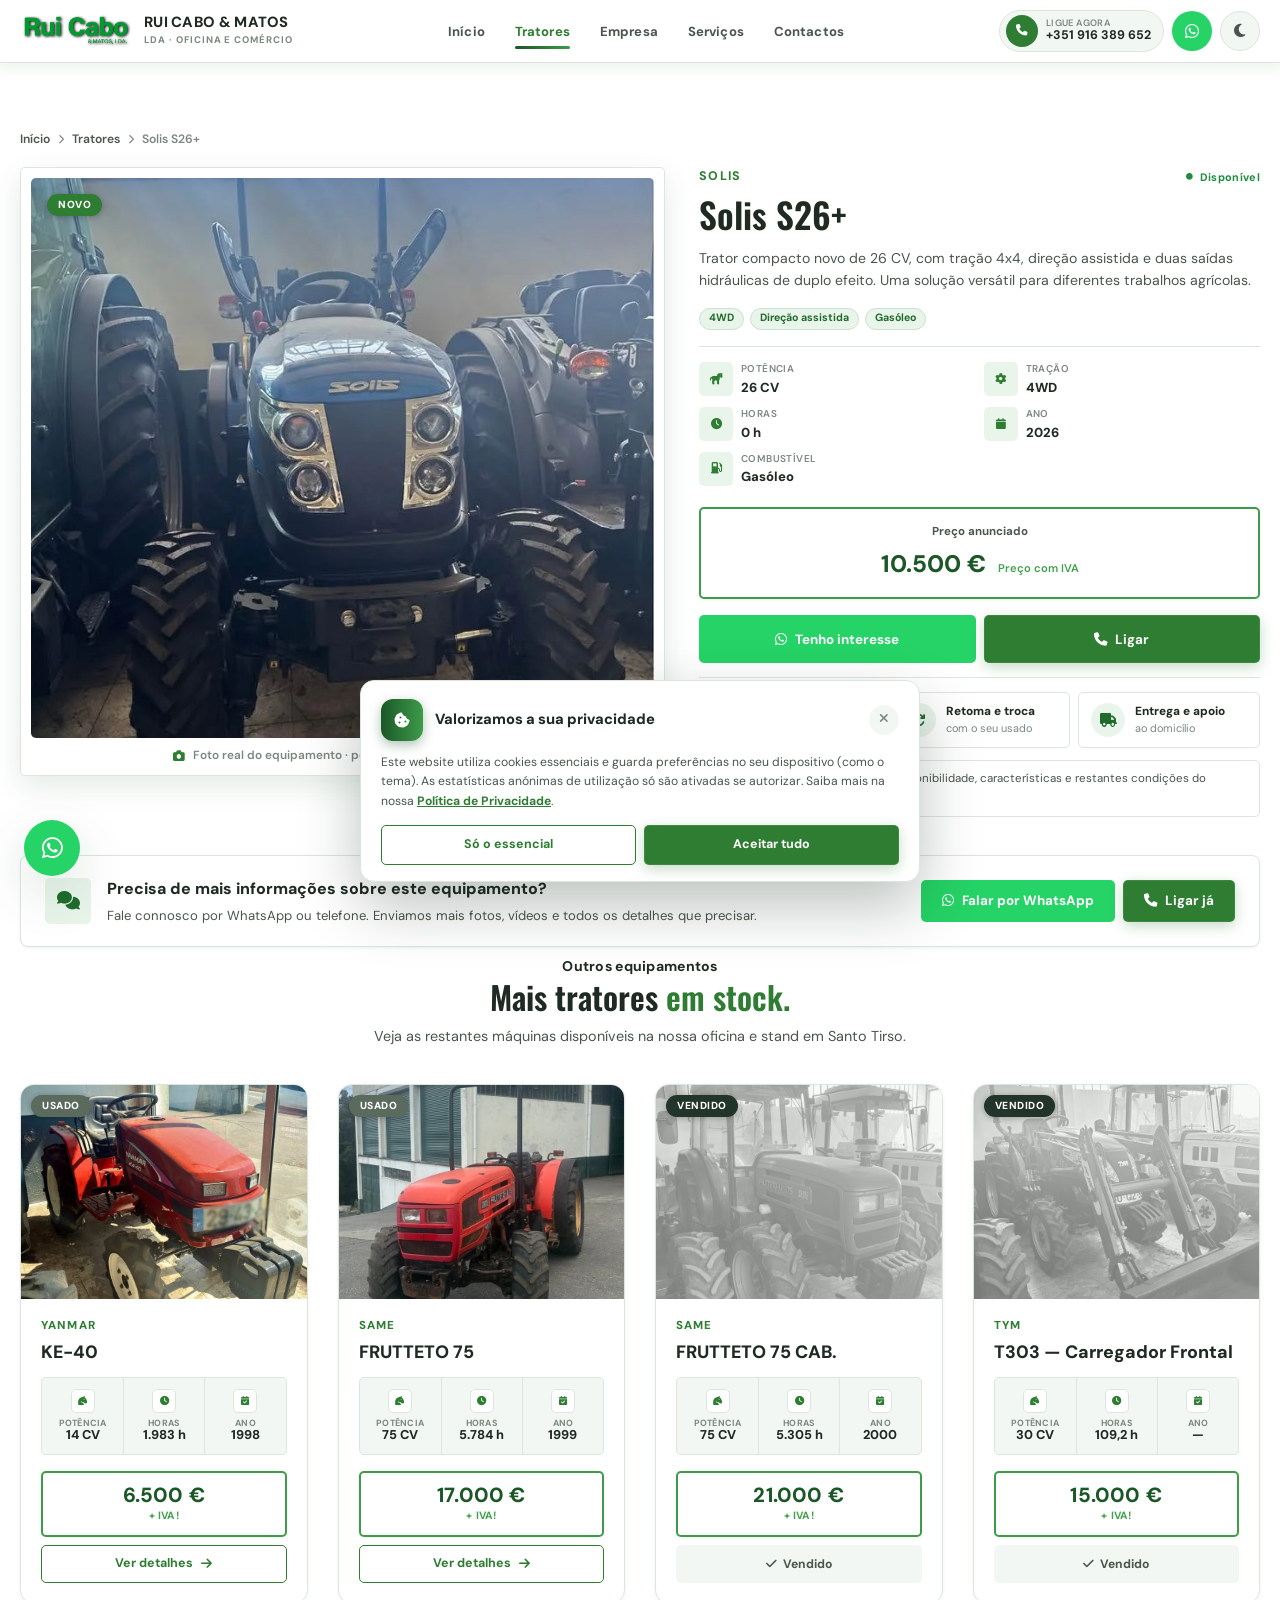
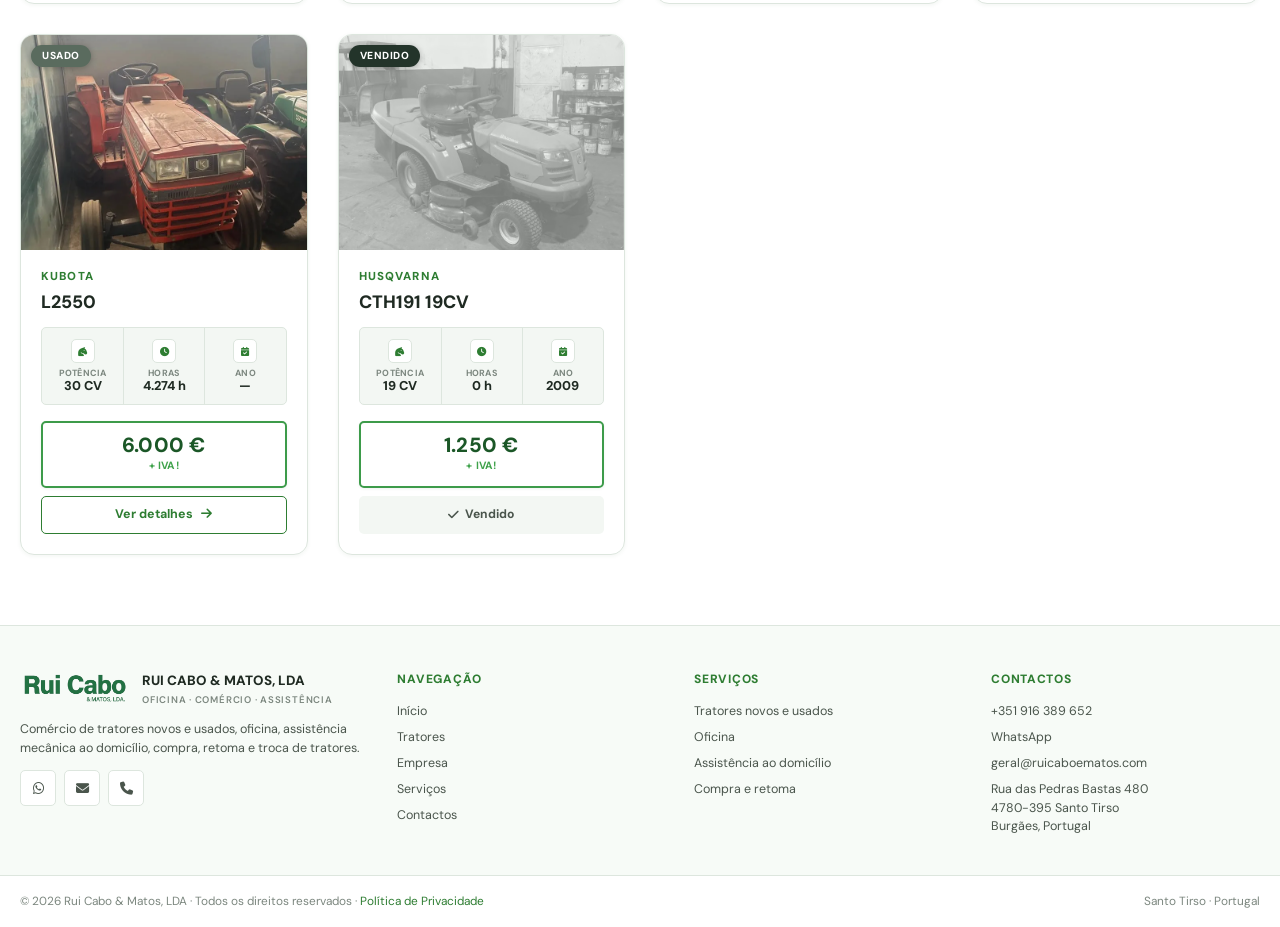
<file: trator/solis-s26/index.html>
<!DOCTYPE html>
<html lang="pt-PT">
<head>
    <meta charset="UTF-8">
    <meta name="viewport" content="width=device-width, initial-scale=1.0, viewport-fit=cover">
    <title>Solis S26+ — 26CV Novo 4x4 | Rui Cabo & Matos</title>
    <meta name="description" content="Solis S26+ novo com 26 CV, tração 4x4 e direção assistida. Trator compacto multifunções. Consulte-nos em Santo Tirso.">
    <meta name="robots" content="index, follow">
    <meta name="keywords" content="Solis S26+, Solis S26+ 26 CV, trator Solis S26+ usado, venda de tratores usados, trator, tratores usados a venda Portugal, oficina de tratores Santo Tirso, Rui Cabo & Matos">
    <meta name="theme-color" content="#2E7D32">
    <meta name="geo.region" content="PT-13">
    <meta name="geo.placename" content="Santo Tirso, Burgães">
    <meta name="ICBM" content="41.3529, -8.4541">
    <link rel="icon" type="image/png" href="../../favicon.png">
    <meta name="google-site-verification" content="zK9IBZV2TPg_5cLbYO3xtSV2w-gO60DWNLj7bAYpCrc">
    <link rel="canonical" href="https://ruicaboematos.pt/trator/solis-s26/">
    <meta property="og:type" content="product">
    <meta property="og:locale" content="pt_PT">
    <meta property="og:site_name" content="Rui Cabo & Matos, LDA">
    <meta property="og:title" content="Solis S26+ — 26 CV | Rui Cabo & Matos">
    <meta property="og:description" content="Solis S26+ novo com 26 CV, tração 4x4 e direção assistida. Trator compacto multifunções. Consulte-nos em Santo Tirso.">
    <meta property="og:url" content="https://ruicaboematos.pt/trator/solis-s26/">
    <meta property="og:image" content="https://ruicaboematos.pt/solis_novo.webp">
    <meta property="og:image:alt" content="Solis S26+">
    <meta name="twitter:card" content="summary_large_image">
    <meta name="twitter:title" content="Solis S26+ — 26 CV | Rui Cabo & Matos">
    <meta name="twitter:description" content="Solis S26+ novo com 26 CV, tração 4x4 e direção assistida. Trator compacto multifunções. Consulte-nos em Santo Tirso.">
    <meta name="twitter:image" content="https://ruicaboematos.pt/solis_novo.webp">
    <link rel="preconnect" href="https://fonts.googleapis.com">
    <link rel="preconnect" href="https://fonts.gstatic.com" crossorigin>
    <link href="https://fonts.googleapis.com/css2?family=DM+Sans:ital,opsz,wght@0,9..40,400;0,9..40,500;0,9..40,600;0,9..40,700;0,9..40,800;1,9..40,400&family=Oswald:wght@400;500;600;700&display=swap" rel="stylesheet">
    <link rel="stylesheet" href="https://cdnjs.cloudflare.com/ajax/libs/font-awesome/6.5.0/css/all.min.css">
    <script>(function(){var t="light";try{var s=localStorage.getItem("rcm-theme-v2");if(s==="dark")t="dark";}catch(e){}document.documentElement.setAttribute("data-theme",t);})();</script>
    <link rel="stylesheet" href="../../style.css">
    <script type="application/ld+json">
    {"@context": "https://schema.org", "@type": "Product", "name": "Solis S26+", "image": ["https://ruicaboematos.pt/solis_novo.webp"], "description": "Trator compacto novo de 26 CV, com tração 4x4, direção assistida e duas saídas hidráulicas de duplo efeito. Uma solução versátil para diferentes trabalhos agrícolas.", "brand": {"@type": "Brand", "name": "Solis"}, "itemCondition": "https://schema.org/NewCondition", "offers": {"@type": "Offer", "url": "https://ruicaboematos.pt/trator/solis-s26/", "priceCurrency": "EUR", "price": "10500.0", "availability": "https://schema.org/InStock"}, "additionalProperty": [{"@type": "PropertyValue", "name": "Potência", "value": "26 CV"}, {"@type": "PropertyValue", "name": "Tração", "value": "4WD"}, {"@type": "PropertyValue", "name": "Horas", "value": "0 h"}, {"@type": "PropertyValue", "name": "Ano", "value": "2026"}, {"@type": "PropertyValue", "name": "Combustível", "value": "Gasóleo"}, {"@type": "PropertyValue", "name": "Condição", "value": "Novo"}]}
    </script>
    <script type="application/ld+json">
    {"@context": "https://schema.org", "@type": "BreadcrumbList", "itemListElement": [{"@type": "ListItem", "position": 1, "name": "Início", "item": "https://ruicaboematos.pt/"}, {"@type": "ListItem", "position": 2, "name": "Tratores", "item": "https://ruicaboematos.pt/#tratores"}, {"@type": "ListItem", "position": 3, "name": "Solis S26+", "item": "https://ruicaboematos.pt/trator/solis-s26/"}]}
    </script>
</head>
<body>

<a class="skip-link" href="#principal">Saltar para o conteúdo</a>

<header id="mainHeader">
    <div class="header-wrap">
        <div class="container header-inner">
            <a href="../../" class="logo" aria-label="Rui Cabo & Matos, LDA">
                <div class="logo-mark">
                    <img src="../../logotipo2.png" alt="Rui Cabo & Matos, LDA" onerror="this.style.display='none';this.parentElement.classList.add('no-logo');">
                    <span class="logo-icon"><i class="fas fa-tractor"></i></span>
                </div>
                <div class="logo-name">
                    <strong>RUI CABO &amp; MATOS</strong>
                    <small>LDA · Oficina e Comércio</small>
                </div>
            </a>
            <nav id="mainNav" aria-label="Navegação principal">
                <ul>
                    <li><a href="../../#inicio" class="nav-link">Início</a></li>
                    <li><a href="../../#tratores" class="nav-link active">Tratores</a></li>
                    <li><a href="../../#empresa" class="nav-link">Empresa</a></li>
                    <li><a href="../../#servicos" class="nav-link">Serviços</a></li>
                    <li><a href="../../#contactos" class="nav-link">Contactos</a></li>
                </ul>
            </nav>
            <div class="header-actions">
                <a href="tel:+351916389652" class="hdr-phone">
                    <i class="fas fa-phone"></i>
                    <span class="hdr-phone-text">
                        <small>Ligue agora</small>
                        <strong>+351 916 389 652</strong>
                    </span>
                </a>
                <a href="https://wa.me/351916389652?text=Ol%C3%A1%21%20Estou%20a%20enviar-lhe%20mensagem%20pois%20vi%20um%20an%C3%BAncio%20no%20website%20da%20Rui%20Cabo%20%26%20Matos.%20" target="_blank" rel="noopener noreferrer" class="hdr-wa">
                    <i class="fab fa-whatsapp"></i>
                </a>
                <button class="theme-toggle" id="themeToggle" type="button" aria-label="Alternar tema claro/escuro" aria-pressed="false">
                    <i class="fas fa-moon"></i>
                </button>
                <button class="mobile-menu-btn" id="mobileMenuBtn" type="button" aria-label="Abrir menu" aria-expanded="false">
                    <i class="fas fa-bars"></i>
                </button>
            </div>
        </div>
    </div>
</header>


<main class="product-page" id="principal">
    <div class="container">
        <nav class="crumbs" aria-label="Localização atual">
            <a href="../../#inicio">Início</a>
            <i class="fas fa-chevron-right"></i>
            <a href="../../#tratores">Tratores</a>
            <i class="fas fa-chevron-right"></i>
            <span>Solis S26+</span>
        </nav>
        <div class="product-layout">
            <div class="product-media">
                <div class="product-img-wrap">
                    <span class="badge badge-new">Novo</span><img src="../../solis_novo.webp" alt="Trator Solis S26+ novo" fetchpriority="high">
                </div>
                <div class="product-media-caption"><i class="fas fa-camera"></i> Foto real do equipamento · peça mais imagens e vídeos</div>
            </div>
            <div class="product-info">
                <div class="tractor-top">
                    <span class="tractor-brand">Solis</span>
                    <span class="tractor-avail available"><i class="fas fa-circle"></i> Disponível</span>
                </div>
                <h1>Solis S26+</h1>
                <p class="product-desc">Trator compacto novo de 26 CV, com tração 4x4, direção assistida e duas saídas hidráulicas de duplo efeito. Uma solução versátil para diferentes trabalhos agrícolas.</p>
                <div class="tractor-chips"><span class="tractor-chip">4WD</span><span class="tractor-chip">Direção assistida</span><span class="tractor-chip">Gasóleo</span></div>
                <div class="product-specs">
                    <div class="modal-spec"><i class="fas fa-horse"></i><div><small>Potência</small><strong>26 CV</strong></div></div>
                    <div class="modal-spec"><i class="fas fa-cog"></i><div><small>Tração</small><strong>4WD</strong></div></div>
                    <div class="modal-spec"><i class="fas fa-clock"></i><div><small>Horas</small><strong>0 h</strong></div></div>
                    <div class="modal-spec"><i class="fas fa-calendar"></i><div><small>Ano</small><strong>2026</strong></div></div>
                    <div class="modal-spec"><i class="fas fa-gas-pump"></i><div><small>Combustível</small><strong>Gasóleo</strong></div></div>
                </div>
                <div class="modal-price-block">
                    <span>Preço anunciado</span>
                    <div class="modal-price">10.500 € <small>Preço com IVA</small></div>
                </div>
                <div class="product-actions"><a href="https://wa.me/351916389652?text=Ol%C3%A1%21%20Estou%20a%20enviar-lhe%20mensagem%20pois%20vi%20um%20an%C3%BAncio%20no%20website%20da%20Rui%20Cabo%20%26%20Matos.%20Ol%C3%A1%2C%20estou%20interessado%20no%20Solis%20S26%2B%20que%20vi%20no%20vosso%20site." target="_blank" rel="noopener noreferrer" class="btn btn-whatsapp"><i class="fab fa-whatsapp"></i> Tenho interesse</a><a href="tel:+351916389652" class="btn btn-primary"><i class="fas fa-phone"></i> Ligar</a></div>
                <div class="product-trust">
                    <div class="product-trust-item"><i class="fas fa-shield-halved"></i><span><strong>Avaliação gratuita</strong><small>do seu trator</small></span></div>
                    <div class="product-trust-item"><i class="fas fa-arrows-rotate"></i><span><strong>Retoma e troca</strong><small>com o seu usado</small></span></div>
                    <div class="product-trust-item"><i class="fas fa-truck"></i><span><strong>Entrega e apoio</strong><small>ao domicílio</small></span></div>
                </div>
                <div class="modal-note">
                    <i class="fas fa-circle-info"></i>
                    <span>Contacte-nos para confirmar disponibilidade, características e restantes condições do equipamento.</span>
                </div>
            </div>
        </div>

        <div class="product-cta">
            <div class="product-cta-inner">
                <div class="product-cta-icon"><i class="fas fa-comments"></i></div>
                <div class="product-cta-text">
                    <strong>Precisa de mais informações sobre este equipamento?</strong>
                    <p>Fale connosco por WhatsApp ou telefone. Enviamos mais fotos, vídeos e todos os detalhes que precisar.</p>
                </div>
                <div class="product-cta-actions">
                    <a href="https://wa.me/351916389652?text=Ol%C3%A1%21%20Estou%20a%20enviar-lhe%20mensagem%20pois%20vi%20um%20an%C3%BAncio%20no%20website%20da%20Rui%20Cabo%20%26%20Matos.%20" target="_blank" rel="noopener noreferrer" class="btn btn-whatsapp"><i class="fab fa-whatsapp"></i> Falar por WhatsApp</a>
                    <a href="tel:+351916389652" class="btn btn-primary"><i class="fas fa-phone"></i> Ligar já</a>
                </div>
            </div>
        </div>

        <div class="product-related">
            <div class="section-header">
                <span class="section-label">Outros equipamentos</span>
                <h2 class="section-title">Mais tratores <em>em stock.</em></h2>
                <span class="sec-line"></span>
                <p class="section-subtitle">Veja as restantes máquinas disponíveis na nossa oficina e stand em Santo Tirso.</p>
            </div>
            <div class="tractors-grid" id="relatedGrid"></div>
        </div>
    </div>
</main>

<footer>
    <div class="container">
        <div class="footer-grid">
            <div class="footer-brand">
                <div class="footer-logo">
                    <div class="footer-logo-mark">
                        <img src="../../logotipo.png" alt="Rui Cabo & Matos" onerror="this.style.display='none';this.parentElement.classList.add('no-logo');">
                        <span class="footer-logo-icon"><i class="fas fa-tractor"></i></span>
                    </div>
                    <div>
                        <strong>RUI CABO &amp; MATOS, LDA</strong>
                        <small>Oficina · Comércio · Assistência</small>
                    </div>
                </div>
                <p>Comércio de tratores novos e usados, oficina, assistência mecânica ao domicílio, compra, retoma e troca de tratores.</p>
                <div class="footer-socials">
                    <a href="https://wa.me/351916389652?text=Ol%C3%A1%21%20Estou%20a%20enviar-lhe%20mensagem%20pois%20vi%20um%20an%C3%BAncio%20no%20website%20da%20Rui%20Cabo%20%26%20Matos.%20" target="_blank" rel="noopener noreferrer" aria-label="WhatsApp"><i class="fab fa-whatsapp"></i></a>
                    <a href="mailto:geral@ruicaboematos.com?subject=Contacto%20atrav%C3%A9s%20do%20website&body=Ol%C3%A1!%20Estou%20a%20enviar-lhe%20mensagem%20pois%20vi%20um%20an%C3%BAncio%20no%20website%20da%20Rui%20Cabo%20%26%20Matos.%0A%0AGostaria%20de%20entrar%20em%20contacto%20consigo.%0A%0ANome%3A%0ATelem%C3%B3vel%3A%0A%0AMensagem%3A" aria-label="Email"><i class="fas fa-envelope"></i></a>
                    <a href="tel:+351916389652" aria-label="Telefone"><i class="fas fa-phone"></i></a>
                </div>
            </div>
            <div class="footer-col">
                <h5>Navegação</h5>
                <a href="../../#inicio">Início</a>
                <a href="../../#tratores">Tratores</a>
                <a href="../../#empresa">Empresa</a>
                <a href="../../#servicos">Serviços</a>
                <a href="../../#contactos">Contactos</a>
            </div>
            <div class="footer-col">
                <h5>Serviços</h5>
                <a href="../../#tratores">Tratores novos e usados</a>
                <a href="../../#servicos">Oficina</a>
                <a href="../../#servicos">Assistência ao domicílio</a>
                <a href="../../#servicos">Compra e retoma</a>
            </div>
            <div class="footer-col">
                <h5>Contactos</h5>
                <a href="tel:+351916389652">+351 916 389 652</a>
                <a href="https://wa.me/351916389652?text=Ol%C3%A1%21%20Estou%20a%20enviar-lhe%20mensagem%20pois%20vi%20um%20an%C3%BAncio%20no%20website%20da%20Rui%20Cabo%20%26%20Matos.%20" target="_blank" rel="noopener noreferrer">WhatsApp</a>
                <a href="mailto:geral@ruicaboematos.com?subject=Contacto%20atrav%C3%A9s%20do%20website&body=Ol%C3%A1!%20Estou%20a%20enviar-lhe%20mensagem%20pois%20vi%20um%20an%C3%BAncio%20no%20website%20da%20Rui%20Cabo%20%26%20Matos.%0A%0AGostaria%20de%20entrar%20em%20contacto%20consigo.%0A%0ANome%3A%0ATelem%C3%B3vel%3A%0A%0AMensagem%3A">geral@ruicaboematos.com</a>
                <span class="footer-addr">Rua das Pedras Bastas 480<br>4780-395 Santo Tirso<br>Burgães, Portugal</span>
            </div>
        </div>
    </div>
    <div class="footer-bottom">
        <div class="container footer-bottom-inner">
            <span>&copy; <span id="currentYear"></span> Rui Cabo &amp; Matos, LDA · Todos os direitos reservados · <a href="../../privacidade.html">Política de Privacidade</a></span>
            <span>Santo Tirso · Portugal</span>
        </div>
    </div>
</footer>

<a href="https://wa.me/351916389652?text=Ol%C3%A1%21%20Estou%20a%20enviar-lhe%20mensagem%20pois%20vi%20um%20an%C3%BAncio%20no%20website%20da%20Rui%20Cabo%20%26%20Matos.%20" target="_blank" rel="noopener noreferrer" class="wa-float" aria-label="Falar no WhatsApp">
    <i class="fab fa-whatsapp"></i>
</a>

<div class="cookie-banner" id="cookieBanner" role="dialog" aria-live="polite" aria-label="Consentimento de cookies" hidden>
    <div class="cookie-banner-inner">
        <div class="cookie-banner-head">
            <div class="cookie-banner-icon"><i class="fas fa-cookie-bite"></i></div>
            <div class="cookie-banner-title">
                <strong>Valorizamos a sua privacidade</strong>
            </div>
            <button type="button" class="cookie-close" id="cookieClose" aria-label="Fechar e continuar apenas com o essencial"><i class="fas fa-xmark"></i></button>
        </div>
        <p class="cookie-banner-text">Este website utiliza cookies essenciais e guarda preferências no seu dispositivo (como o tema). As estatísticas anónimas de utilização só são ativadas se autorizar. Saiba mais na nossa <a href="../../privacidade.html">Política de Privacidade</a>.</p>
        <div class="cookie-banner-actions">
            <button type="button" class="btn btn-outline btn-sm" id="cookieDecline">Só o essencial</button>
            <button type="button" class="btn btn-primary btn-sm" id="cookieAccept">Aceitar tudo</button>
        </div>
    </div>
</div>

<div class="toast" id="toast" aria-live="polite"></div>

<script src="../../tractors.js"></script>
<script>
(function () {
    "use strict";
    var ROOT = "../../";
    window.RCM_CURRENT = {"id": 5, "category": "Trator", "brand": "Solis", "model": "S26+", "status": "Novo", "sold": false, "available": true, "image": "solis_novo.webp", "power": "26 CV", "drive": "4WD", "hours": "0 h", "year": "2026", "fuel": "Gasóleo", "price": "10.500 €", "priceLabel": "Com IVA", "description": "Trator compacto novo de 26 CV, com tração 4x4, direção assistida e duas saídas hidráulicas de duplo efeito. Uma solução versátil para diferentes trabalhos agrícolas.", "features": ["26 CV", "4WD", "0 h", "Direção assistida", "Gasóleo"], "metaTitle": "Solis S26+ — 26CV Novo 4x4 | Rui Cabo & Matos", "metaDesc": "Solis S26+ novo com 26 CV, tração 4x4 e direção assistida. Trator compacto multifunções. Consulte-nos em Santo Tirso.", "brandFilter": "solis", "slug": "solis-s26", "condition": "novos", "priceNumber": 10500.0, "powerNumber": 26.0, "hoursNumber": 0.0, "yearNumber": 2026};
    function escapeHtml(v){if(v===null||v===undefined)return"";return String(v).replace(/&/g,"&amp;").replace(/</g,"&lt;").replace(/>/g,"&gt;").replace(/"/g,"&quot;").replace(/'/g,"&#039;");}
    function waUrl(t){return "https://wa.me/351916389652?text="+encodeURIComponent("Olá! Estou a enviar-lhe mensagem pois vi um anúncio no website da Rui Cabo & Matos. "+(t||""));}
    function priceLabelOpt(label){var l=String(label||"");if(l.indexOf("+ IVA")>=0)return "+ IVA!";if(l.indexOf("Com IVA")>=0)return "Preço com IVA";return l;}
    var current = window.RCM_CURRENT || {};
    var list=(window.RCM_TRACTORS||[]).filter(function(t){return t.slug!==current.slug;});
    var grid=document.getElementById("relatedGrid");
    if(grid){
        grid.innerHTML="";
        list.slice(0,6).forEach(function(t){
            var card=document.createElement("article");
            card.className="tractor-card"+(t.sold?" sold":"");
            var tAlt="Trator "+t.brand+" "+t.model+(t.sold?" vendido":(t.status?(" "+t.status.toLowerCase()):""));
            card.innerHTML='<div class="tractor-image"><a href="'+ROOT+'trator/'+escapeHtml(t.slug)+'/" aria-label="'+escapeHtml(t.brand+" "+t.model)+'"><img src="'+ROOT+escapeHtml(t.image)+'" alt="'+escapeHtml(tAlt)+'" loading="lazy" decoding="async"></a><div class="card-badges"><span class="badge '+(t.sold?"badge-sold":(t.status==="Novo"?"badge-new":"badge-used"))+'">'+escapeHtml(t.sold?"Vendido":t.status)+'</span></div></div><div class="tractor-info"><div class="tractor-top"><span class="tractor-brand">'+escapeHtml(t.brand)+'</span></div><div class="tractor-model">'+escapeHtml(t.model)+'</div><div class="tractor-specs"><div class="spec"><i class="fas fa-horse-head"></i><div><small>Potência</small><strong>'+escapeHtml(t.power)+'</strong></div></div><div class="spec"><i class="fas fa-clock"></i><div><small>Horas</small><strong>'+escapeHtml(t.hours)+'</strong></div></div><div class="spec"><i class="fas fa-calendar-check"></i><div><small>Ano</small><strong>'+escapeHtml(t.year)+'</strong></div></div></div><div class="tractor-footer"><div class="price-block"><strong class="price-value">'+escapeHtml(t.price)+'</strong><span class="price-label">'+escapeHtml(priceLabelOpt(t.priceLabel))+'</span></div>'+(t.sold?'<span class="btn-sold"><i class="fas fa-check"></i> Vendido</span>':'<a href="'+ROOT+'trator/'+escapeHtml(t.slug)+'/" class="btn btn-outline btn-sm">Ver detalhes <i class="fas fa-arrow-right"></i></a>')+'</div></div>';
            grid.appendChild(card);
        });
    }
})();

(function () {
    "use strict";
    var HEADER = document.getElementById("mainHeader");
    var current = window.RCM_CURRENT || null;
    if(current)trackProductView(current);
    function trackProductView(p){try{var __c=window.localStorage.getItem('rcm-consent-v1');if(__c==='all'){window.dataLayer=window.dataLayer||[];window.gtag=window.gtag||function(){window.dataLayer.push(arguments);};window.gtag('event','view_item',{items:[{item_id:p.slug,item_name:p.brand+' '+p.model,price:p.priceNumber,item_brand:p.brand,item_category:p.condition}]});}}catch(e){}}
})();
</script>
<script>

(function () {
    "use strict";
    var HEADER = document.getElementById("mainHeader");
    var cookieBanner = document.getElementById("cookieBanner");
    var mobileMenuBtn = document.getElementById("mobileMenuBtn");
    var mainNav = document.getElementById("mainNav");
    var themeToggle = document.getElementById("themeToggle");
    var themeMeta = document.querySelector('meta[name="theme-color"]');
    var scrollTop = document.getElementById("scrollTop");
    var toast = document.getElementById("toast");
    var GA4_ID = "G-7XH3TR4B4Q";

    function getConsent(){var c=null;try{c=localStorage.getItem("rcm-consent-v1");}catch(e){}return c;}
    function setConsent(v){try{localStorage.setItem("rcm-consent-v1",v);}catch(e){}}
    function hideCookieBanner(){if(cookieBanner){cookieBanner.hidden=true;cookieBanner.classList.remove("show");}}
    function showToast(msg){toast.textContent=msg;toast.classList.add("show");setTimeout(function(){toast.classList.remove("show");},4000);}

    function loadAnalytics(){
        if(document.getElementById("gtag-js"))return;
        if(!GA4_ID||GA4_ID.indexOf("G-XXXX")===0)return;
        var s=document.createElement("script");s.id="gtag-js";s.async=true;s.src="https://www.googletagmanager.com/gtag/js?id="+GA4_ID;
        document.head.appendChild(s);
        window.dataLayer=window.dataLayer||[];
        window.gtag=function(){window.dataLayer.push(arguments);};
        window.gtag("js",new Date());
        window.gtag("config",GA4_ID);
    }
    function trackGA(name,params){
        if(getConsent()!=="all")return;
        loadAnalytics();
        if(window.gtag)window.gtag("event",name,params||{});
    }
    document.addEventListener("click",function(e){
        var a=e.target.closest("a");
        if(!a)return;
        var h=a.getAttribute("href")||"";
        if(h.indexOf("tel:")===0)trackGA("contact_call",{});
        else if(h.indexOf("https://wa.me")===0)trackGA("contact_whatsapp",{});
    });

    function applyTheme(t){
        document.documentElement.setAttribute("data-theme",t);
        try{localStorage.setItem("rcm-theme-v2",t);}catch(e){}
        if(themeMeta)themeMeta.setAttribute("content",t==="dark"?"#0C1A11":"#2E7D32");
        if(themeToggle){var i=themeToggle.querySelector("i");if(i)i.className=t==="dark"?"fas fa-sun":"fas fa-moon";themeToggle.setAttribute("aria-pressed",t==="dark"?"true":"false");}
    }
    var savedTheme=null;try{savedTheme=localStorage.getItem("rcm-theme-v2");}catch(e){}
    applyTheme(savedTheme==="dark"?"dark":"light");
    if(themeToggle)themeToggle.addEventListener("click",function(){applyTheme(document.documentElement.getAttribute("data-theme")==="dark"?"light":"dark");});

    if(cookieBanner&&!getConsent()){
        setTimeout(function(){cookieBanner.hidden=false;requestAnimationFrame(function(){cookieBanner.classList.add("show");});},900);
    }
    var cookieAccept=document.getElementById("cookieAccept"),cookieDecline=document.getElementById("cookieDecline"),cookieClose=document.getElementById("cookieClose");
    function consentAll(){setConsent("all");loadAnalytics();if(window.gtag)window.gtag("consent","update",{analytics_storage:"granted"});trackGA("consent_granted",{});hideCookieBanner();}
    function consentMinimal(){setConsent("minimal");hideCookieBanner();}
    if(cookieAccept)cookieAccept.addEventListener("click",consentAll);
    if(cookieDecline)cookieDecline.addEventListener("click",consentMinimal);
    if(cookieClose)cookieClose.addEventListener("click",consentMinimal);
    if(getConsent()==="all"){loadAnalytics();if(window.gtag)window.gtag("consent","update",{analytics_storage:"granted"});}

    if(mobileMenuBtn&&mainNav)mobileMenuBtn.addEventListener("click",function(){var isOpen=mainNav.classList.toggle("mobile-open");this.setAttribute("aria-expanded",String(isOpen));this.innerHTML=isOpen?'<i class="fas fa-times"></i>':'<i class="fas fa-bars"></i>';});
    if(mainNav)mainNav.querySelectorAll("a").forEach(function(link){link.addEventListener("click",function(){mainNav.classList.remove("mobile-open");if(mobileMenuBtn){mobileMenuBtn.setAttribute("aria-expanded","false");mobileMenuBtn.innerHTML='<i class="fas fa-bars"></i>';}});});

    window.addEventListener("scroll",function(){
        if(HEADER)HEADER.classList.toggle("scrolled",window.scrollY>25);
        if(scrollTop)scrollTop.classList.toggle("visible",window.scrollY>600);
    },{passive:true});
    if(scrollTop)scrollTop.addEventListener("click",function(){window.scrollTo({top:0,behavior:"smooth"});});
    var y=document.getElementById("currentYear");if(y)y.textContent=new Date().getFullYear();
})();

</script>
<script>if(location.protocol==="file:"){document.addEventListener("DOMContentLoaded",function(){function f(h){if(!h||/^(https?:|mailto:|tel:|javascript:)/i.test(h))return h;if(h.charAt(0)==="#")return"index.html"+h;var i=h.indexOf("#"),x=i>=0?h.slice(i):"",p=i>=0?h.slice(0,i):h;if(!p||p.slice(-1)==="/")p+="index.html";else if(!/(\.\w+)$/.test(p))p+="/index.html";return p+x;}document.querySelectorAll("a[href]").forEach(function(a){var h=a.getAttribute("href");if(h)a.setAttribute("href",f(h));});});}</script>
</body>
</html>
</file>
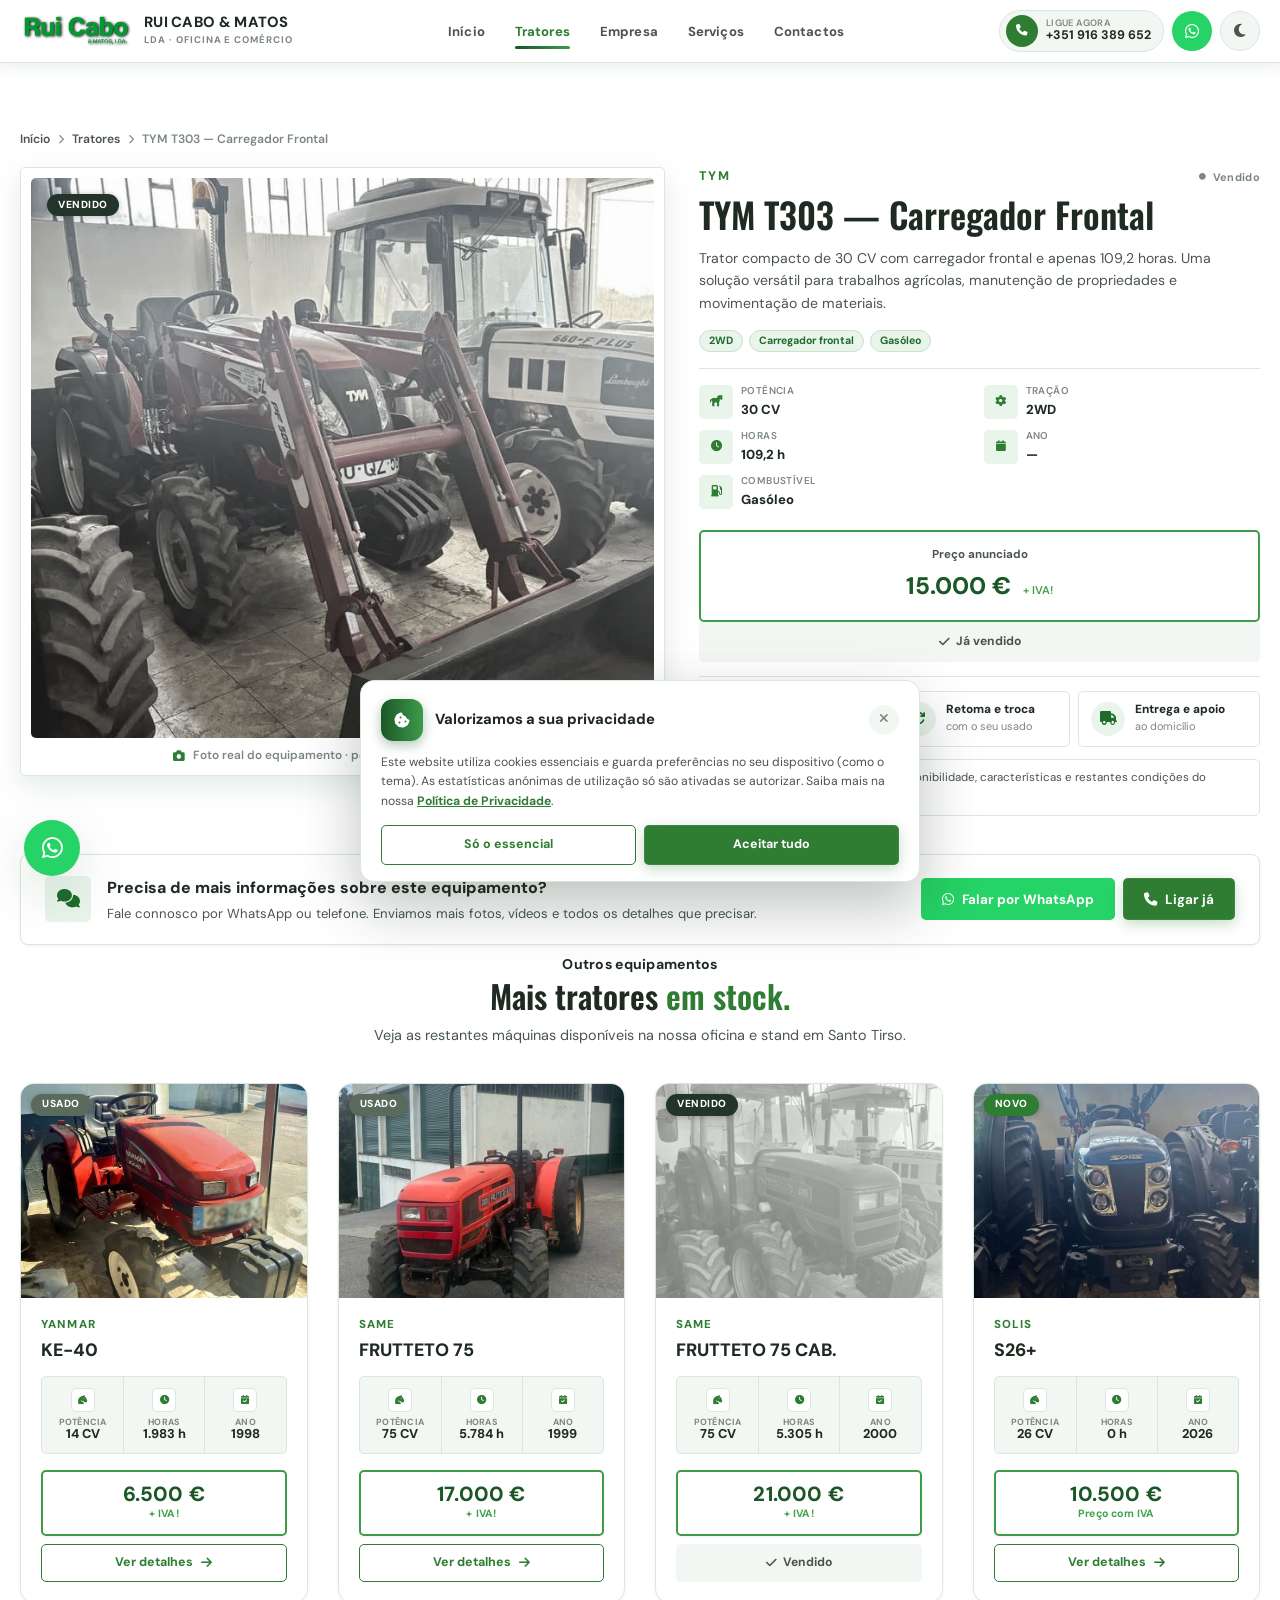
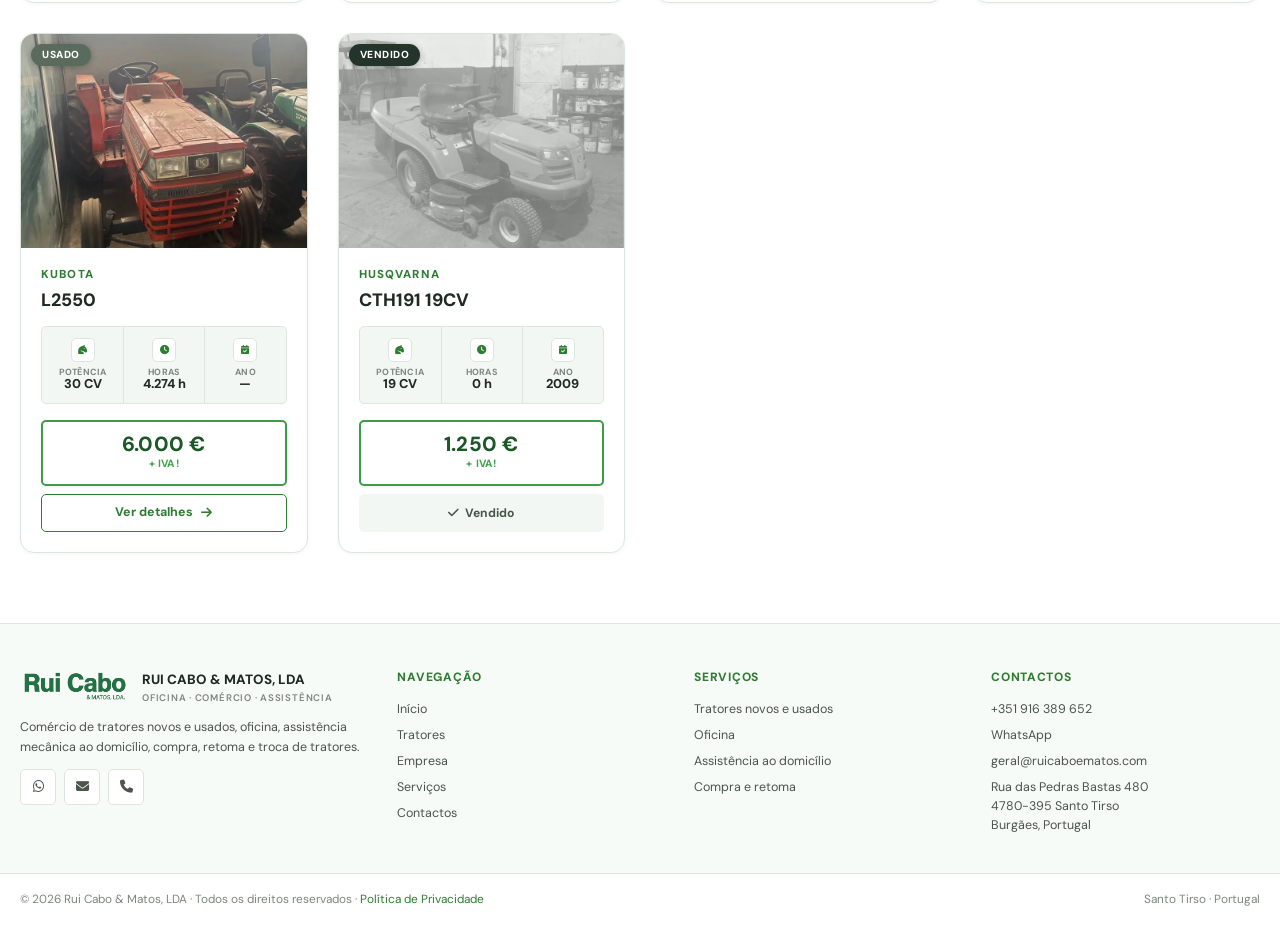
<file: trator/tym-t303-carregador-frontal/index.html>
<!DOCTYPE html>
<html lang="pt-PT">
<head>
    <meta charset="UTF-8">
    <meta name="viewport" content="width=device-width, initial-scale=1.0, viewport-fit=cover">
    <title>TYM T303 — Carregador Frontal | Rui Cabo & Matos</title>
    <meta name="description" content="TYM T303 com carregador frontal — 30 CV, 109 h. Referência vendida. Consulte-nos para equipamentos semelhantes.">
    <meta name="robots" content="index, follow">
    <meta name="keywords" content="TYM T303 — Carregador Frontal, TYM T303 — Carregador Frontal 30 CV, trator TYM T303 — Carregador Frontal usado, venda de tratores usados, trator, tratores usados a venda Portugal, oficina de tratores Santo Tirso, Rui Cabo & Matos">
    <meta name="theme-color" content="#2E7D32">
    <meta name="geo.region" content="PT-13">
    <meta name="geo.placename" content="Santo Tirso, Burgães">
    <meta name="ICBM" content="41.3529, -8.4541">
    <link rel="icon" type="image/png" href="../../favicon.png">
    <meta name="google-site-verification" content="zK9IBZV2TPg_5cLbYO3xtSV2w-gO60DWNLj7bAYpCrc">
    <link rel="canonical" href="https://ruicaboematos.pt/trator/tym-t303-carregador-frontal/">
    <meta property="og:type" content="product">
    <meta property="og:locale" content="pt_PT">
    <meta property="og:site_name" content="Rui Cabo & Matos, LDA">
    <meta property="og:title" content="TYM T303 — Carregador Frontal — 30 CV | Rui Cabo & Matos">
    <meta property="og:description" content="TYM T303 com carregador frontal — 30 CV, 109 h. Referência vendida. Consulte-nos para equipamentos semelhantes.">
    <meta property="og:url" content="https://ruicaboematos.pt/trator/tym-t303-carregador-frontal/">
    <meta property="og:image" content="https://ruicaboematos.pt/tym_t303.webp">
    <meta property="og:image:alt" content="TYM T303 — Carregador Frontal">
    <meta name="twitter:card" content="summary_large_image">
    <meta name="twitter:title" content="TYM T303 — Carregador Frontal — 30 CV | Rui Cabo & Matos">
    <meta name="twitter:description" content="TYM T303 com carregador frontal — 30 CV, 109 h. Referência vendida. Consulte-nos para equipamentos semelhantes.">
    <meta name="twitter:image" content="https://ruicaboematos.pt/tym_t303.webp">
    <link rel="preconnect" href="https://fonts.googleapis.com">
    <link rel="preconnect" href="https://fonts.gstatic.com" crossorigin>
    <link href="https://fonts.googleapis.com/css2?family=DM+Sans:ital,opsz,wght@0,9..40,400;0,9..40,500;0,9..40,600;0,9..40,700;0,9..40,800;1,9..40,400&family=Oswald:wght@400;500;600;700&display=swap" rel="stylesheet">
    <link rel="stylesheet" href="https://cdnjs.cloudflare.com/ajax/libs/font-awesome/6.5.0/css/all.min.css">
    <script>(function(){var t="light";try{var s=localStorage.getItem("rcm-theme-v2");if(s==="dark")t="dark";}catch(e){}document.documentElement.setAttribute("data-theme",t);})();</script>
    <link rel="stylesheet" href="../../style.css">
    <script type="application/ld+json">
    {"@context": "https://schema.org", "@type": "Product", "name": "TYM T303 — Carregador Frontal", "image": ["https://ruicaboematos.pt/tym_t303.webp"], "description": "Trator compacto de 30 CV com carregador frontal e apenas 109,2 horas. Uma solução versátil para trabalhos agrícolas, manutenção de propriedades e movimentação de materiais.", "brand": {"@type": "Brand", "name": "TYM"}, "itemCondition": "https://schema.org/UsedCondition", "offers": {"@type": "Offer", "url": "https://ruicaboematos.pt/trator/tym-t303-carregador-frontal/", "priceCurrency": "EUR", "price": "15000.0", "availability": "https://schema.org/SoldOut"}, "additionalProperty": [{"@type": "PropertyValue", "name": "Potência", "value": "30 CV"}, {"@type": "PropertyValue", "name": "Tração", "value": "2WD"}, {"@type": "PropertyValue", "name": "Horas", "value": "109,2 h"}, {"@type": "PropertyValue", "name": "Ano", "value": "—"}, {"@type": "PropertyValue", "name": "Combustível", "value": "Gasóleo"}, {"@type": "PropertyValue", "name": "Condição", "value": "Vendido"}]}
    </script>
    <script type="application/ld+json">
    {"@context": "https://schema.org", "@type": "BreadcrumbList", "itemListElement": [{"@type": "ListItem", "position": 1, "name": "Início", "item": "https://ruicaboematos.pt/"}, {"@type": "ListItem", "position": 2, "name": "Tratores", "item": "https://ruicaboematos.pt/#tratores"}, {"@type": "ListItem", "position": 3, "name": "TYM T303 — Carregador Frontal", "item": "https://ruicaboematos.pt/trator/tym-t303-carregador-frontal/"}]}
    </script>
</head>
<body>

<a class="skip-link" href="#principal">Saltar para o conteúdo</a>

<header id="mainHeader">
    <div class="header-wrap">
        <div class="container header-inner">
            <a href="../../" class="logo" aria-label="Rui Cabo & Matos, LDA">
                <div class="logo-mark">
                    <img src="../../logotipo2.png" alt="Rui Cabo & Matos, LDA" onerror="this.style.display='none';this.parentElement.classList.add('no-logo');">
                    <span class="logo-icon"><i class="fas fa-tractor"></i></span>
                </div>
                <div class="logo-name">
                    <strong>RUI CABO &amp; MATOS</strong>
                    <small>LDA · Oficina e Comércio</small>
                </div>
            </a>
            <nav id="mainNav" aria-label="Navegação principal">
                <ul>
                    <li><a href="../../#inicio" class="nav-link">Início</a></li>
                    <li><a href="../../#tratores" class="nav-link active">Tratores</a></li>
                    <li><a href="../../#empresa" class="nav-link">Empresa</a></li>
                    <li><a href="../../#servicos" class="nav-link">Serviços</a></li>
                    <li><a href="../../#contactos" class="nav-link">Contactos</a></li>
                </ul>
            </nav>
            <div class="header-actions">
                <a href="tel:+351916389652" class="hdr-phone">
                    <i class="fas fa-phone"></i>
                    <span class="hdr-phone-text">
                        <small>Ligue agora</small>
                        <strong>+351 916 389 652</strong>
                    </span>
                </a>
                <a href="https://wa.me/351916389652?text=Ol%C3%A1%21%20Estou%20a%20enviar-lhe%20mensagem%20pois%20vi%20um%20an%C3%BAncio%20no%20website%20da%20Rui%20Cabo%20%26%20Matos.%20" target="_blank" rel="noopener noreferrer" class="hdr-wa">
                    <i class="fab fa-whatsapp"></i>
                </a>
                <button class="theme-toggle" id="themeToggle" type="button" aria-label="Alternar tema claro/escuro" aria-pressed="false">
                    <i class="fas fa-moon"></i>
                </button>
                <button class="mobile-menu-btn" id="mobileMenuBtn" type="button" aria-label="Abrir menu" aria-expanded="false">
                    <i class="fas fa-bars"></i>
                </button>
            </div>
        </div>
    </div>
</header>


<main class="product-page" id="principal">
    <div class="container">
        <nav class="crumbs" aria-label="Localização atual">
            <a href="../../#inicio">Início</a>
            <i class="fas fa-chevron-right"></i>
            <a href="../../#tratores">Tratores</a>
            <i class="fas fa-chevron-right"></i>
            <span>TYM T303 — Carregador Frontal</span>
        </nav>
        <div class="product-layout">
            <div class="product-media">
                <div class="product-img-wrap">
                    <span class="badge badge-sold">Vendido</span><img src="../../tym_t303.webp" alt="Trator TYM T303 — Carregador Frontal vendido" class="sold-img" fetchpriority="high">
                </div>
                <div class="product-media-caption"><i class="fas fa-camera"></i> Foto real do equipamento · peça mais imagens e vídeos</div>
            </div>
            <div class="product-info">
                <div class="tractor-top">
                    <span class="tractor-brand">TYM</span>
                    <span class="tractor-avail sold"><i class="fas fa-circle"></i> Vendido</span>
                </div>
                <h1>TYM T303 — Carregador Frontal</h1>
                <p class="product-desc">Trator compacto de 30 CV com carregador frontal e apenas 109,2 horas. Uma solução versátil para trabalhos agrícolas, manutenção de propriedades e movimentação de materiais.</p>
                <div class="tractor-chips"><span class="tractor-chip">2WD</span><span class="tractor-chip">Carregador frontal</span><span class="tractor-chip">Gasóleo</span></div>
                <div class="product-specs">
                    <div class="modal-spec"><i class="fas fa-horse"></i><div><small>Potência</small><strong>30 CV</strong></div></div>
                    <div class="modal-spec"><i class="fas fa-cog"></i><div><small>Tração</small><strong>2WD</strong></div></div>
                    <div class="modal-spec"><i class="fas fa-clock"></i><div><small>Horas</small><strong>109,2 h</strong></div></div>
                    <div class="modal-spec"><i class="fas fa-calendar"></i><div><small>Ano</small><strong>—</strong></div></div>
                    <div class="modal-spec"><i class="fas fa-gas-pump"></i><div><small>Combustível</small><strong>Gasóleo</strong></div></div>
                </div>
                <div class="modal-price-block">
                    <span>Preço anunciado</span>
                    <div class="modal-price">15.000 € <small>+ IVA!</small></div>
                </div>
                <span class="btn btn-sold"><i class="fas fa-check"></i> Já vendido</span>
                <div class="product-trust">
                    <div class="product-trust-item"><i class="fas fa-shield-halved"></i><span><strong>Avaliação gratuita</strong><small>do seu trator</small></span></div>
                    <div class="product-trust-item"><i class="fas fa-arrows-rotate"></i><span><strong>Retoma e troca</strong><small>com o seu usado</small></span></div>
                    <div class="product-trust-item"><i class="fas fa-truck"></i><span><strong>Entrega e apoio</strong><small>ao domicílio</small></span></div>
                </div>
                <div class="modal-note">
                    <i class="fas fa-circle-info"></i>
                    <span>Contacte-nos para confirmar disponibilidade, características e restantes condições do equipamento.</span>
                </div>
            </div>
        </div>

        <div class="product-cta">
            <div class="product-cta-inner">
                <div class="product-cta-icon"><i class="fas fa-comments"></i></div>
                <div class="product-cta-text">
                    <strong>Precisa de mais informações sobre este equipamento?</strong>
                    <p>Fale connosco por WhatsApp ou telefone. Enviamos mais fotos, vídeos e todos os detalhes que precisar.</p>
                </div>
                <div class="product-cta-actions">
                    <a href="https://wa.me/351916389652?text=Ol%C3%A1%21%20Estou%20a%20enviar-lhe%20mensagem%20pois%20vi%20um%20an%C3%BAncio%20no%20website%20da%20Rui%20Cabo%20%26%20Matos.%20" target="_blank" rel="noopener noreferrer" class="btn btn-whatsapp"><i class="fab fa-whatsapp"></i> Falar por WhatsApp</a>
                    <a href="tel:+351916389652" class="btn btn-primary"><i class="fas fa-phone"></i> Ligar já</a>
                </div>
            </div>
        </div>

        <div class="product-related">
            <div class="section-header">
                <span class="section-label">Outros equipamentos</span>
                <h2 class="section-title">Mais tratores <em>em stock.</em></h2>
                <span class="sec-line"></span>
                <p class="section-subtitle">Veja as restantes máquinas disponíveis na nossa oficina e stand em Santo Tirso.</p>
            </div>
            <div class="tractors-grid" id="relatedGrid"></div>
        </div>
    </div>
</main>

<footer>
    <div class="container">
        <div class="footer-grid">
            <div class="footer-brand">
                <div class="footer-logo">
                    <div class="footer-logo-mark">
                        <img src="../../logotipo.png" alt="Rui Cabo & Matos" onerror="this.style.display='none';this.parentElement.classList.add('no-logo');">
                        <span class="footer-logo-icon"><i class="fas fa-tractor"></i></span>
                    </div>
                    <div>
                        <strong>RUI CABO &amp; MATOS, LDA</strong>
                        <small>Oficina · Comércio · Assistência</small>
                    </div>
                </div>
                <p>Comércio de tratores novos e usados, oficina, assistência mecânica ao domicílio, compra, retoma e troca de tratores.</p>
                <div class="footer-socials">
                    <a href="https://wa.me/351916389652?text=Ol%C3%A1%21%20Estou%20a%20enviar-lhe%20mensagem%20pois%20vi%20um%20an%C3%BAncio%20no%20website%20da%20Rui%20Cabo%20%26%20Matos.%20" target="_blank" rel="noopener noreferrer" aria-label="WhatsApp"><i class="fab fa-whatsapp"></i></a>
                    <a href="mailto:geral@ruicaboematos.com?subject=Contacto%20atrav%C3%A9s%20do%20website&body=Ol%C3%A1!%20Estou%20a%20enviar-lhe%20mensagem%20pois%20vi%20um%20an%C3%BAncio%20no%20website%20da%20Rui%20Cabo%20%26%20Matos.%0A%0AGostaria%20de%20entrar%20em%20contacto%20consigo.%0A%0ANome%3A%0ATelem%C3%B3vel%3A%0A%0AMensagem%3A" aria-label="Email"><i class="fas fa-envelope"></i></a>
                    <a href="tel:+351916389652" aria-label="Telefone"><i class="fas fa-phone"></i></a>
                </div>
            </div>
            <div class="footer-col">
                <h5>Navegação</h5>
                <a href="../../#inicio">Início</a>
                <a href="../../#tratores">Tratores</a>
                <a href="../../#empresa">Empresa</a>
                <a href="../../#servicos">Serviços</a>
                <a href="../../#contactos">Contactos</a>
            </div>
            <div class="footer-col">
                <h5>Serviços</h5>
                <a href="../../#tratores">Tratores novos e usados</a>
                <a href="../../#servicos">Oficina</a>
                <a href="../../#servicos">Assistência ao domicílio</a>
                <a href="../../#servicos">Compra e retoma</a>
            </div>
            <div class="footer-col">
                <h5>Contactos</h5>
                <a href="tel:+351916389652">+351 916 389 652</a>
                <a href="https://wa.me/351916389652?text=Ol%C3%A1%21%20Estou%20a%20enviar-lhe%20mensagem%20pois%20vi%20um%20an%C3%BAncio%20no%20website%20da%20Rui%20Cabo%20%26%20Matos.%20" target="_blank" rel="noopener noreferrer">WhatsApp</a>
                <a href="mailto:geral@ruicaboematos.com?subject=Contacto%20atrav%C3%A9s%20do%20website&body=Ol%C3%A1!%20Estou%20a%20enviar-lhe%20mensagem%20pois%20vi%20um%20an%C3%BAncio%20no%20website%20da%20Rui%20Cabo%20%26%20Matos.%0A%0AGostaria%20de%20entrar%20em%20contacto%20consigo.%0A%0ANome%3A%0ATelem%C3%B3vel%3A%0A%0AMensagem%3A">geral@ruicaboematos.com</a>
                <span class="footer-addr">Rua das Pedras Bastas 480<br>4780-395 Santo Tirso<br>Burgães, Portugal</span>
            </div>
        </div>
    </div>
    <div class="footer-bottom">
        <div class="container footer-bottom-inner">
            <span>&copy; <span id="currentYear"></span> Rui Cabo &amp; Matos, LDA · Todos os direitos reservados · <a href="../../privacidade.html">Política de Privacidade</a></span>
            <span>Santo Tirso · Portugal</span>
        </div>
    </div>
</footer>

<a href="https://wa.me/351916389652?text=Ol%C3%A1%21%20Estou%20a%20enviar-lhe%20mensagem%20pois%20vi%20um%20an%C3%BAncio%20no%20website%20da%20Rui%20Cabo%20%26%20Matos.%20" target="_blank" rel="noopener noreferrer" class="wa-float" aria-label="Falar no WhatsApp">
    <i class="fab fa-whatsapp"></i>
</a>

<div class="cookie-banner" id="cookieBanner" role="dialog" aria-live="polite" aria-label="Consentimento de cookies" hidden>
    <div class="cookie-banner-inner">
        <div class="cookie-banner-head">
            <div class="cookie-banner-icon"><i class="fas fa-cookie-bite"></i></div>
            <div class="cookie-banner-title">
                <strong>Valorizamos a sua privacidade</strong>
            </div>
            <button type="button" class="cookie-close" id="cookieClose" aria-label="Fechar e continuar apenas com o essencial"><i class="fas fa-xmark"></i></button>
        </div>
        <p class="cookie-banner-text">Este website utiliza cookies essenciais e guarda preferências no seu dispositivo (como o tema). As estatísticas anónimas de utilização só são ativadas se autorizar. Saiba mais na nossa <a href="../../privacidade.html">Política de Privacidade</a>.</p>
        <div class="cookie-banner-actions">
            <button type="button" class="btn btn-outline btn-sm" id="cookieDecline">Só o essencial</button>
            <button type="button" class="btn btn-primary btn-sm" id="cookieAccept">Aceitar tudo</button>
        </div>
    </div>
</div>

<div class="toast" id="toast" aria-live="polite"></div>

<script src="../../tractors.js"></script>
<script>
(function () {
    "use strict";
    var ROOT = "../../";
    window.RCM_CURRENT = {"id": 4, "category": "Trator", "brand": "TYM", "model": "T303 — Carregador Frontal", "status": "Vendido", "sold": true, "available": false, "image": "tym_t303.webp", "power": "30 CV", "drive": "2WD", "hours": "109,2 h", "year": "—", "fuel": "Gasóleo", "price": "15.000 €", "priceLabel": "+ IVA", "description": "Trator compacto de 30 CV com carregador frontal e apenas 109,2 horas. Uma solução versátil para trabalhos agrícolas, manutenção de propriedades e movimentação de materiais.", "features": ["30 CV", "2WD", "109,2 h", "Carregador frontal", "Gasóleo"], "metaTitle": "TYM T303 — Carregador Frontal | Rui Cabo & Matos", "metaDesc": "TYM T303 com carregador frontal — 30 CV, 109 h. Referência vendida. Consulte-nos para equipamentos semelhantes.", "brandFilter": "tym", "slug": "tym-t303-carregador-frontal", "condition": "usados", "priceNumber": 15000.0, "powerNumber": 30.0, "hoursNumber": 109.2, "yearNumber": 0};
    function escapeHtml(v){if(v===null||v===undefined)return"";return String(v).replace(/&/g,"&amp;").replace(/</g,"&lt;").replace(/>/g,"&gt;").replace(/"/g,"&quot;").replace(/'/g,"&#039;");}
    function waUrl(t){return "https://wa.me/351916389652?text="+encodeURIComponent("Olá! Estou a enviar-lhe mensagem pois vi um anúncio no website da Rui Cabo & Matos. "+(t||""));}
    function priceLabelOpt(label){var l=String(label||"");if(l.indexOf("+ IVA")>=0)return "+ IVA!";if(l.indexOf("Com IVA")>=0)return "Preço com IVA";return l;}
    var current = window.RCM_CURRENT || {};
    var list=(window.RCM_TRACTORS||[]).filter(function(t){return t.slug!==current.slug;});
    var grid=document.getElementById("relatedGrid");
    if(grid){
        grid.innerHTML="";
        list.slice(0,6).forEach(function(t){
            var card=document.createElement("article");
            card.className="tractor-card"+(t.sold?" sold":"");
            var tAlt="Trator "+t.brand+" "+t.model+(t.sold?" vendido":(t.status?(" "+t.status.toLowerCase()):""));
            card.innerHTML='<div class="tractor-image"><a href="'+ROOT+'trator/'+escapeHtml(t.slug)+'/" aria-label="'+escapeHtml(t.brand+" "+t.model)+'"><img src="'+ROOT+escapeHtml(t.image)+'" alt="'+escapeHtml(tAlt)+'" loading="lazy" decoding="async"></a><div class="card-badges"><span class="badge '+(t.sold?"badge-sold":(t.status==="Novo"?"badge-new":"badge-used"))+'">'+escapeHtml(t.sold?"Vendido":t.status)+'</span></div></div><div class="tractor-info"><div class="tractor-top"><span class="tractor-brand">'+escapeHtml(t.brand)+'</span></div><div class="tractor-model">'+escapeHtml(t.model)+'</div><div class="tractor-specs"><div class="spec"><i class="fas fa-horse-head"></i><div><small>Potência</small><strong>'+escapeHtml(t.power)+'</strong></div></div><div class="spec"><i class="fas fa-clock"></i><div><small>Horas</small><strong>'+escapeHtml(t.hours)+'</strong></div></div><div class="spec"><i class="fas fa-calendar-check"></i><div><small>Ano</small><strong>'+escapeHtml(t.year)+'</strong></div></div></div><div class="tractor-footer"><div class="price-block"><strong class="price-value">'+escapeHtml(t.price)+'</strong><span class="price-label">'+escapeHtml(priceLabelOpt(t.priceLabel))+'</span></div>'+(t.sold?'<span class="btn-sold"><i class="fas fa-check"></i> Vendido</span>':'<a href="'+ROOT+'trator/'+escapeHtml(t.slug)+'/" class="btn btn-outline btn-sm">Ver detalhes <i class="fas fa-arrow-right"></i></a>')+'</div></div>';
            grid.appendChild(card);
        });
    }
})();

(function () {
    "use strict";
    var HEADER = document.getElementById("mainHeader");
    var current = window.RCM_CURRENT || null;
    if(current)trackProductView(current);
    function trackProductView(p){try{var __c=window.localStorage.getItem('rcm-consent-v1');if(__c==='all'){window.dataLayer=window.dataLayer||[];window.gtag=window.gtag||function(){window.dataLayer.push(arguments);};window.gtag('event','view_item',{items:[{item_id:p.slug,item_name:p.brand+' '+p.model,price:p.priceNumber,item_brand:p.brand,item_category:p.condition}]});}}catch(e){}}
})();
</script>
<script>

(function () {
    "use strict";
    var HEADER = document.getElementById("mainHeader");
    var cookieBanner = document.getElementById("cookieBanner");
    var mobileMenuBtn = document.getElementById("mobileMenuBtn");
    var mainNav = document.getElementById("mainNav");
    var themeToggle = document.getElementById("themeToggle");
    var themeMeta = document.querySelector('meta[name="theme-color"]');
    var scrollTop = document.getElementById("scrollTop");
    var toast = document.getElementById("toast");
    var GA4_ID = "G-7XH3TR4B4Q";

    function getConsent(){var c=null;try{c=localStorage.getItem("rcm-consent-v1");}catch(e){}return c;}
    function setConsent(v){try{localStorage.setItem("rcm-consent-v1",v);}catch(e){}}
    function hideCookieBanner(){if(cookieBanner){cookieBanner.hidden=true;cookieBanner.classList.remove("show");}}
    function showToast(msg){toast.textContent=msg;toast.classList.add("show");setTimeout(function(){toast.classList.remove("show");},4000);}

    function loadAnalytics(){
        if(document.getElementById("gtag-js"))return;
        if(!GA4_ID||GA4_ID.indexOf("G-XXXX")===0)return;
        var s=document.createElement("script");s.id="gtag-js";s.async=true;s.src="https://www.googletagmanager.com/gtag/js?id="+GA4_ID;
        document.head.appendChild(s);
        window.dataLayer=window.dataLayer||[];
        window.gtag=function(){window.dataLayer.push(arguments);};
        window.gtag("js",new Date());
        window.gtag("config",GA4_ID);
    }
    function trackGA(name,params){
        if(getConsent()!=="all")return;
        loadAnalytics();
        if(window.gtag)window.gtag("event",name,params||{});
    }
    document.addEventListener("click",function(e){
        var a=e.target.closest("a");
        if(!a)return;
        var h=a.getAttribute("href")||"";
        if(h.indexOf("tel:")===0)trackGA("contact_call",{});
        else if(h.indexOf("https://wa.me")===0)trackGA("contact_whatsapp",{});
    });

    function applyTheme(t){
        document.documentElement.setAttribute("data-theme",t);
        try{localStorage.setItem("rcm-theme-v2",t);}catch(e){}
        if(themeMeta)themeMeta.setAttribute("content",t==="dark"?"#0C1A11":"#2E7D32");
        if(themeToggle){var i=themeToggle.querySelector("i");if(i)i.className=t==="dark"?"fas fa-sun":"fas fa-moon";themeToggle.setAttribute("aria-pressed",t==="dark"?"true":"false");}
    }
    var savedTheme=null;try{savedTheme=localStorage.getItem("rcm-theme-v2");}catch(e){}
    applyTheme(savedTheme==="dark"?"dark":"light");
    if(themeToggle)themeToggle.addEventListener("click",function(){applyTheme(document.documentElement.getAttribute("data-theme")==="dark"?"light":"dark");});

    if(cookieBanner&&!getConsent()){
        setTimeout(function(){cookieBanner.hidden=false;requestAnimationFrame(function(){cookieBanner.classList.add("show");});},900);
    }
    var cookieAccept=document.getElementById("cookieAccept"),cookieDecline=document.getElementById("cookieDecline"),cookieClose=document.getElementById("cookieClose");
    function consentAll(){setConsent("all");loadAnalytics();if(window.gtag)window.gtag("consent","update",{analytics_storage:"granted"});trackGA("consent_granted",{});hideCookieBanner();}
    function consentMinimal(){setConsent("minimal");hideCookieBanner();}
    if(cookieAccept)cookieAccept.addEventListener("click",consentAll);
    if(cookieDecline)cookieDecline.addEventListener("click",consentMinimal);
    if(cookieClose)cookieClose.addEventListener("click",consentMinimal);
    if(getConsent()==="all"){loadAnalytics();if(window.gtag)window.gtag("consent","update",{analytics_storage:"granted"});}

    if(mobileMenuBtn&&mainNav)mobileMenuBtn.addEventListener("click",function(){var isOpen=mainNav.classList.toggle("mobile-open");this.setAttribute("aria-expanded",String(isOpen));this.innerHTML=isOpen?'<i class="fas fa-times"></i>':'<i class="fas fa-bars"></i>';});
    if(mainNav)mainNav.querySelectorAll("a").forEach(function(link){link.addEventListener("click",function(){mainNav.classList.remove("mobile-open");if(mobileMenuBtn){mobileMenuBtn.setAttribute("aria-expanded","false");mobileMenuBtn.innerHTML='<i class="fas fa-bars"></i>';}});});

    window.addEventListener("scroll",function(){
        if(HEADER)HEADER.classList.toggle("scrolled",window.scrollY>25);
        if(scrollTop)scrollTop.classList.toggle("visible",window.scrollY>600);
    },{passive:true});
    if(scrollTop)scrollTop.addEventListener("click",function(){window.scrollTo({top:0,behavior:"smooth"});});
    var y=document.getElementById("currentYear");if(y)y.textContent=new Date().getFullYear();
})();

</script>
<script>if(location.protocol==="file:"){document.addEventListener("DOMContentLoaded",function(){function f(h){if(!h||/^(https?:|mailto:|tel:|javascript:)/i.test(h))return h;if(h.charAt(0)==="#")return"index.html"+h;var i=h.indexOf("#"),x=i>=0?h.slice(i):"",p=i>=0?h.slice(0,i):h;if(!p||p.slice(-1)==="/")p+="index.html";else if(!/(\.\w+)$/.test(p))p+="/index.html";return p+x;}document.querySelectorAll("a[href]").forEach(function(a){var h=a.getAttribute("href");if(h)a.setAttribute("href",f(h));});});}</script>
</body>
</html>
</file>
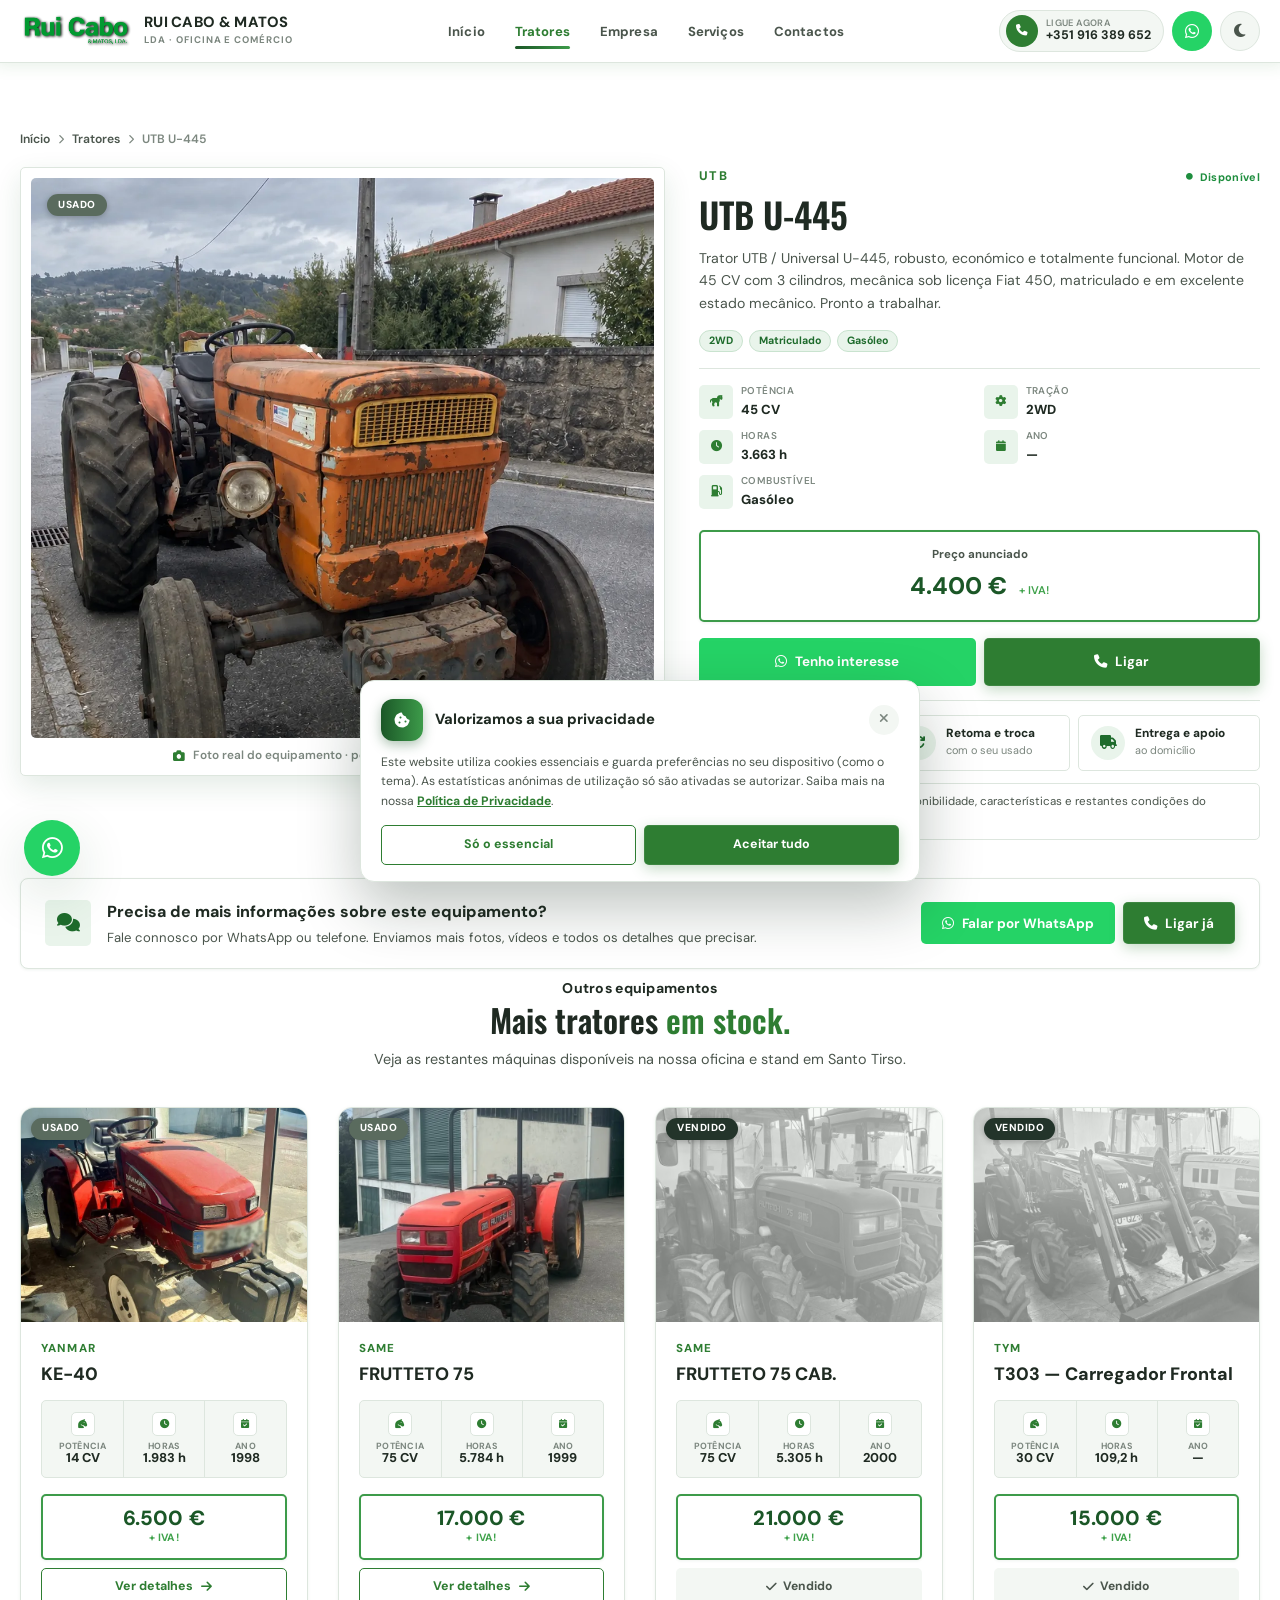
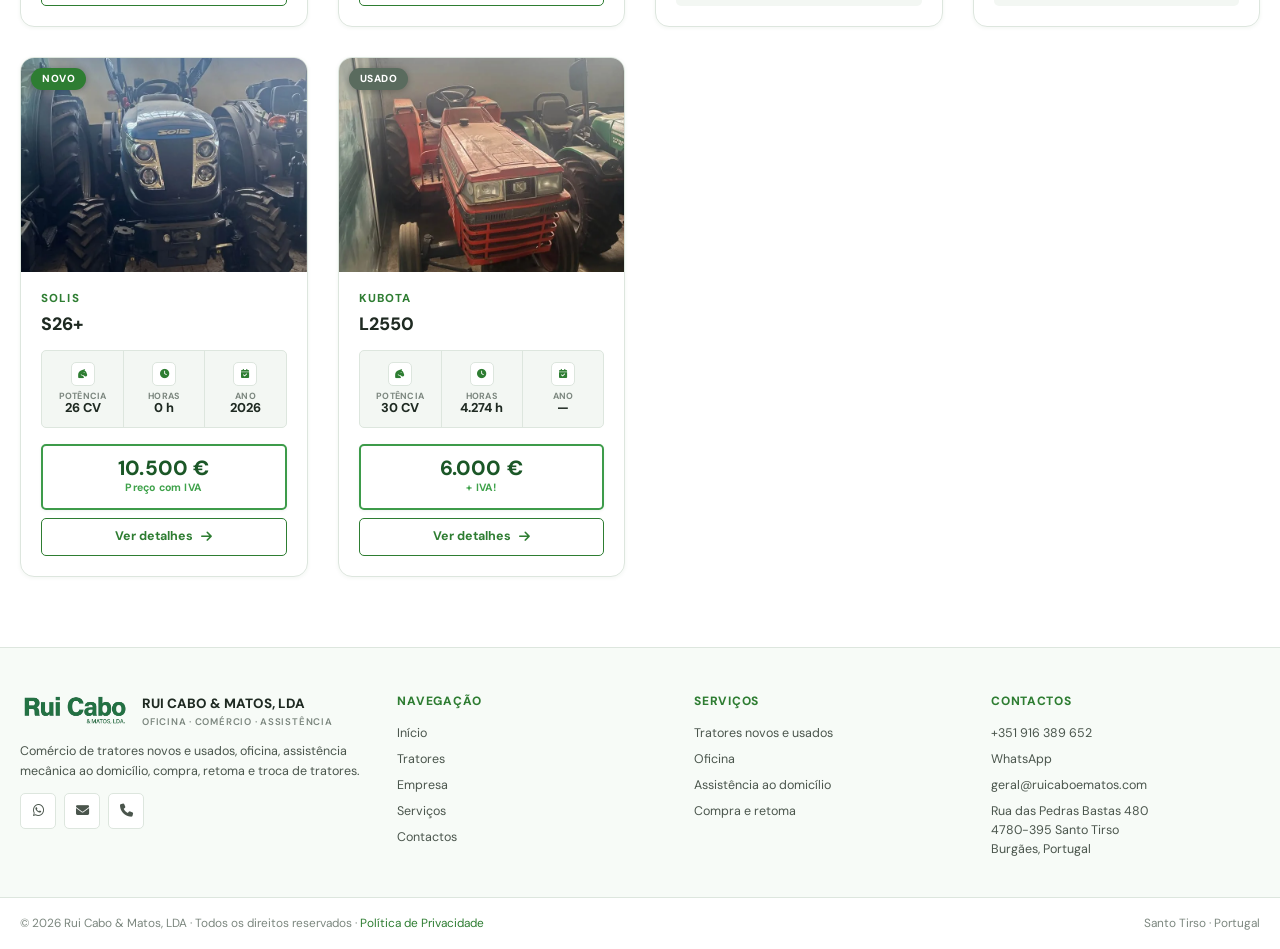
<file: trator/utb-u-445/index.html>
<!DOCTYPE html>
<html lang="pt-PT">
<head>
    <meta charset="UTF-8">
    <meta name="viewport" content="width=device-width, initial-scale=1.0, viewport-fit=cover">
    <title>UTB U-445 — 45CV Usado | Rui Cabo & Matos</title>
    <meta name="description" content="UTB U-445 usado com 45 CV e 3.663 h. Trator robusto com mecânica Fiat, matriculado. Consulte-nos.">
    <meta name="robots" content="index, follow">
    <meta name="keywords" content="UTB U-445, UTB U-445 45 CV, trator UTB U-445 usado, venda de tratores usados, trator, tratores usados a venda Portugal, oficina de tratores Santo Tirso, Rui Cabo & Matos">
    <meta name="theme-color" content="#2E7D32">
    <meta name="geo.region" content="PT-13">
    <meta name="geo.placename" content="Santo Tirso, Burgães">
    <meta name="ICBM" content="41.3529, -8.4541">
    <link rel="icon" type="image/png" href="../../favicon.png">
    <meta name="google-site-verification" content="zK9IBZV2TPg_5cLbYO3xtSV2w-gO60DWNLj7bAYpCrc">
    <link rel="canonical" href="https://ruicaboematos.pt/trator/utb-u-445/">
    <meta property="og:type" content="product">
    <meta property="og:locale" content="pt_PT">
    <meta property="og:site_name" content="Rui Cabo & Matos, LDA">
    <meta property="og:title" content="UTB U-445 — 45 CV | Rui Cabo & Matos">
    <meta property="og:description" content="UTB U-445 usado com 45 CV e 3.663 h. Trator robusto com mecânica Fiat, matriculado. Consulte-nos.">
    <meta property="og:url" content="https://ruicaboematos.pt/trator/utb-u-445/">
    <meta property="og:image" content="https://ruicaboematos.pt/fiat.webp">
    <meta property="og:image:alt" content="UTB U-445">
    <meta name="twitter:card" content="summary_large_image">
    <meta name="twitter:title" content="UTB U-445 — 45 CV | Rui Cabo & Matos">
    <meta name="twitter:description" content="UTB U-445 usado com 45 CV e 3.663 h. Trator robusto com mecânica Fiat, matriculado. Consulte-nos.">
    <meta name="twitter:image" content="https://ruicaboematos.pt/fiat.webp">
    <link rel="preconnect" href="https://fonts.googleapis.com">
    <link rel="preconnect" href="https://fonts.gstatic.com" crossorigin>
    <link href="https://fonts.googleapis.com/css2?family=DM+Sans:ital,opsz,wght@0,9..40,400;0,9..40,500;0,9..40,600;0,9..40,700;0,9..40,800;1,9..40,400&family=Oswald:wght@400;500;600;700&display=swap" rel="stylesheet">
    <link rel="stylesheet" href="https://cdnjs.cloudflare.com/ajax/libs/font-awesome/6.5.0/css/all.min.css">
    <script>(function(){var t="light";try{var s=localStorage.getItem("rcm-theme-v2");if(s==="dark")t="dark";}catch(e){}document.documentElement.setAttribute("data-theme",t);})();</script>
    <link rel="stylesheet" href="../../style.css">
    <script type="application/ld+json">
    {"@context": "https://schema.org", "@type": "Product", "name": "UTB U-445", "image": ["https://ruicaboematos.pt/fiat.webp"], "description": "Trator UTB / Universal U-445, robusto, económico e totalmente funcional. Motor de 45 CV com 3 cilindros, mecânica sob licença Fiat 450, matriculado e em excelente estado mecânico. Pronto a trabalhar.", "brand": {"@type": "Brand", "name": "UTB"}, "itemCondition": "https://schema.org/UsedCondition", "offers": {"@type": "Offer", "url": "https://ruicaboematos.pt/trator/utb-u-445/", "priceCurrency": "EUR", "price": "4400.0", "availability": "https://schema.org/InStock"}, "additionalProperty": [{"@type": "PropertyValue", "name": "Potência", "value": "45 CV"}, {"@type": "PropertyValue", "name": "Tração", "value": "2WD"}, {"@type": "PropertyValue", "name": "Horas", "value": "3.663 h"}, {"@type": "PropertyValue", "name": "Ano", "value": "—"}, {"@type": "PropertyValue", "name": "Combustível", "value": "Gasóleo"}, {"@type": "PropertyValue", "name": "Condição", "value": "Usado"}]}
    </script>
    <script type="application/ld+json">
    {"@context": "https://schema.org", "@type": "BreadcrumbList", "itemListElement": [{"@type": "ListItem", "position": 1, "name": "Início", "item": "https://ruicaboematos.pt/"}, {"@type": "ListItem", "position": 2, "name": "Tratores", "item": "https://ruicaboematos.pt/#tratores"}, {"@type": "ListItem", "position": 3, "name": "UTB U-445", "item": "https://ruicaboematos.pt/trator/utb-u-445/"}]}
    </script>
</head>
<body>

<a class="skip-link" href="#principal">Saltar para o conteúdo</a>

<header id="mainHeader">
    <div class="header-wrap">
        <div class="container header-inner">
            <a href="../../" class="logo" aria-label="Rui Cabo & Matos, LDA">
                <div class="logo-mark">
                    <img src="../../logotipo2.png" alt="Rui Cabo & Matos, LDA" onerror="this.style.display='none';this.parentElement.classList.add('no-logo');">
                    <span class="logo-icon"><i class="fas fa-tractor"></i></span>
                </div>
                <div class="logo-name">
                    <strong>RUI CABO &amp; MATOS</strong>
                    <small>LDA · Oficina e Comércio</small>
                </div>
            </a>
            <nav id="mainNav" aria-label="Navegação principal">
                <ul>
                    <li><a href="../../#inicio" class="nav-link">Início</a></li>
                    <li><a href="../../#tratores" class="nav-link active">Tratores</a></li>
                    <li><a href="../../#empresa" class="nav-link">Empresa</a></li>
                    <li><a href="../../#servicos" class="nav-link">Serviços</a></li>
                    <li><a href="../../#contactos" class="nav-link">Contactos</a></li>
                </ul>
            </nav>
            <div class="header-actions">
                <a href="tel:+351916389652" class="hdr-phone">
                    <i class="fas fa-phone"></i>
                    <span class="hdr-phone-text">
                        <small>Ligue agora</small>
                        <strong>+351 916 389 652</strong>
                    </span>
                </a>
                <a href="https://wa.me/351916389652?text=Ol%C3%A1%21%20Estou%20a%20enviar-lhe%20mensagem%20pois%20vi%20um%20an%C3%BAncio%20no%20website%20da%20Rui%20Cabo%20%26%20Matos.%20" target="_blank" rel="noopener noreferrer" class="hdr-wa">
                    <i class="fab fa-whatsapp"></i>
                </a>
                <button class="theme-toggle" id="themeToggle" type="button" aria-label="Alternar tema claro/escuro" aria-pressed="false">
                    <i class="fas fa-moon"></i>
                </button>
                <button class="mobile-menu-btn" id="mobileMenuBtn" type="button" aria-label="Abrir menu" aria-expanded="false">
                    <i class="fas fa-bars"></i>
                </button>
            </div>
        </div>
    </div>
</header>


<main class="product-page" id="principal">
    <div class="container">
        <nav class="crumbs" aria-label="Localização atual">
            <a href="../../#inicio">Início</a>
            <i class="fas fa-chevron-right"></i>
            <a href="../../#tratores">Tratores</a>
            <i class="fas fa-chevron-right"></i>
            <span>UTB U-445</span>
        </nav>
        <div class="product-layout">
            <div class="product-media">
                <div class="product-img-wrap">
                    <span class="badge badge-used">Usado</span><img src="../../fiat.webp" alt="Trator UTB U-445 usado" fetchpriority="high">
                </div>
                <div class="product-media-caption"><i class="fas fa-camera"></i> Foto real do equipamento · peça mais imagens e vídeos</div>
            </div>
            <div class="product-info">
                <div class="tractor-top">
                    <span class="tractor-brand">UTB</span>
                    <span class="tractor-avail available"><i class="fas fa-circle"></i> Disponível</span>
                </div>
                <h1>UTB U-445</h1>
                <p class="product-desc">Trator UTB / Universal U-445, robusto, económico e totalmente funcional. Motor de 45 CV com 3 cilindros, mecânica sob licença Fiat 450, matriculado e em excelente estado mecânico. Pronto a trabalhar.</p>
                <div class="tractor-chips"><span class="tractor-chip">2WD</span><span class="tractor-chip">Matriculado</span><span class="tractor-chip">Gasóleo</span></div>
                <div class="product-specs">
                    <div class="modal-spec"><i class="fas fa-horse"></i><div><small>Potência</small><strong>45 CV</strong></div></div>
                    <div class="modal-spec"><i class="fas fa-cog"></i><div><small>Tração</small><strong>2WD</strong></div></div>
                    <div class="modal-spec"><i class="fas fa-clock"></i><div><small>Horas</small><strong>3.663 h</strong></div></div>
                    <div class="modal-spec"><i class="fas fa-calendar"></i><div><small>Ano</small><strong>—</strong></div></div>
                    <div class="modal-spec"><i class="fas fa-gas-pump"></i><div><small>Combustível</small><strong>Gasóleo</strong></div></div>
                </div>
                <div class="modal-price-block">
                    <span>Preço anunciado</span>
                    <div class="modal-price">4.400 € <small>+ IVA!</small></div>
                </div>
                <div class="product-actions"><a href="https://wa.me/351916389652?text=Ol%C3%A1%21%20Estou%20a%20enviar-lhe%20mensagem%20pois%20vi%20um%20an%C3%BAncio%20no%20website%20da%20Rui%20Cabo%20%26%20Matos.%20Ol%C3%A1%2C%20estou%20interessado%20no%20UTB%20U-445%20que%20vi%20no%20vosso%20site." target="_blank" rel="noopener noreferrer" class="btn btn-whatsapp"><i class="fab fa-whatsapp"></i> Tenho interesse</a><a href="tel:+351916389652" class="btn btn-primary"><i class="fas fa-phone"></i> Ligar</a></div>
                <div class="product-trust">
                    <div class="product-trust-item"><i class="fas fa-shield-halved"></i><span><strong>Avaliação gratuita</strong><small>do seu trator</small></span></div>
                    <div class="product-trust-item"><i class="fas fa-arrows-rotate"></i><span><strong>Retoma e troca</strong><small>com o seu usado</small></span></div>
                    <div class="product-trust-item"><i class="fas fa-truck"></i><span><strong>Entrega e apoio</strong><small>ao domicílio</small></span></div>
                </div>
                <div class="modal-note">
                    <i class="fas fa-circle-info"></i>
                    <span>Contacte-nos para confirmar disponibilidade, características e restantes condições do equipamento.</span>
                </div>
            </div>
        </div>

        <div class="product-cta">
            <div class="product-cta-inner">
                <div class="product-cta-icon"><i class="fas fa-comments"></i></div>
                <div class="product-cta-text">
                    <strong>Precisa de mais informações sobre este equipamento?</strong>
                    <p>Fale connosco por WhatsApp ou telefone. Enviamos mais fotos, vídeos e todos os detalhes que precisar.</p>
                </div>
                <div class="product-cta-actions">
                    <a href="https://wa.me/351916389652?text=Ol%C3%A1%21%20Estou%20a%20enviar-lhe%20mensagem%20pois%20vi%20um%20an%C3%BAncio%20no%20website%20da%20Rui%20Cabo%20%26%20Matos.%20" target="_blank" rel="noopener noreferrer" class="btn btn-whatsapp"><i class="fab fa-whatsapp"></i> Falar por WhatsApp</a>
                    <a href="tel:+351916389652" class="btn btn-primary"><i class="fas fa-phone"></i> Ligar já</a>
                </div>
            </div>
        </div>

        <div class="product-related">
            <div class="section-header">
                <span class="section-label">Outros equipamentos</span>
                <h2 class="section-title">Mais tratores <em>em stock.</em></h2>
                <span class="sec-line"></span>
                <p class="section-subtitle">Veja as restantes máquinas disponíveis na nossa oficina e stand em Santo Tirso.</p>
            </div>
            <div class="tractors-grid" id="relatedGrid"></div>
        </div>
    </div>
</main>

<footer>
    <div class="container">
        <div class="footer-grid">
            <div class="footer-brand">
                <div class="footer-logo">
                    <div class="footer-logo-mark">
                        <img src="../../logotipo.png" alt="Rui Cabo & Matos" onerror="this.style.display='none';this.parentElement.classList.add('no-logo');">
                        <span class="footer-logo-icon"><i class="fas fa-tractor"></i></span>
                    </div>
                    <div>
                        <strong>RUI CABO &amp; MATOS, LDA</strong>
                        <small>Oficina · Comércio · Assistência</small>
                    </div>
                </div>
                <p>Comércio de tratores novos e usados, oficina, assistência mecânica ao domicílio, compra, retoma e troca de tratores.</p>
                <div class="footer-socials">
                    <a href="https://wa.me/351916389652?text=Ol%C3%A1%21%20Estou%20a%20enviar-lhe%20mensagem%20pois%20vi%20um%20an%C3%BAncio%20no%20website%20da%20Rui%20Cabo%20%26%20Matos.%20" target="_blank" rel="noopener noreferrer" aria-label="WhatsApp"><i class="fab fa-whatsapp"></i></a>
                    <a href="mailto:geral@ruicaboematos.com?subject=Contacto%20atrav%C3%A9s%20do%20website&body=Ol%C3%A1!%20Estou%20a%20enviar-lhe%20mensagem%20pois%20vi%20um%20an%C3%BAncio%20no%20website%20da%20Rui%20Cabo%20%26%20Matos.%0A%0AGostaria%20de%20entrar%20em%20contacto%20consigo.%0A%0ANome%3A%0ATelem%C3%B3vel%3A%0A%0AMensagem%3A" aria-label="Email"><i class="fas fa-envelope"></i></a>
                    <a href="tel:+351916389652" aria-label="Telefone"><i class="fas fa-phone"></i></a>
                </div>
            </div>
            <div class="footer-col">
                <h5>Navegação</h5>
                <a href="../../#inicio">Início</a>
                <a href="../../#tratores">Tratores</a>
                <a href="../../#empresa">Empresa</a>
                <a href="../../#servicos">Serviços</a>
                <a href="../../#contactos">Contactos</a>
            </div>
            <div class="footer-col">
                <h5>Serviços</h5>
                <a href="../../#tratores">Tratores novos e usados</a>
                <a href="../../#servicos">Oficina</a>
                <a href="../../#servicos">Assistência ao domicílio</a>
                <a href="../../#servicos">Compra e retoma</a>
            </div>
            <div class="footer-col">
                <h5>Contactos</h5>
                <a href="tel:+351916389652">+351 916 389 652</a>
                <a href="https://wa.me/351916389652?text=Ol%C3%A1%21%20Estou%20a%20enviar-lhe%20mensagem%20pois%20vi%20um%20an%C3%BAncio%20no%20website%20da%20Rui%20Cabo%20%26%20Matos.%20" target="_blank" rel="noopener noreferrer">WhatsApp</a>
                <a href="mailto:geral@ruicaboematos.com?subject=Contacto%20atrav%C3%A9s%20do%20website&body=Ol%C3%A1!%20Estou%20a%20enviar-lhe%20mensagem%20pois%20vi%20um%20an%C3%BAncio%20no%20website%20da%20Rui%20Cabo%20%26%20Matos.%0A%0AGostaria%20de%20entrar%20em%20contacto%20consigo.%0A%0ANome%3A%0ATelem%C3%B3vel%3A%0A%0AMensagem%3A">geral@ruicaboematos.com</a>
                <span class="footer-addr">Rua das Pedras Bastas 480<br>4780-395 Santo Tirso<br>Burgães, Portugal</span>
            </div>
        </div>
    </div>
    <div class="footer-bottom">
        <div class="container footer-bottom-inner">
            <span>&copy; <span id="currentYear"></span> Rui Cabo &amp; Matos, LDA · Todos os direitos reservados · <a href="../../privacidade.html">Política de Privacidade</a></span>
            <span>Santo Tirso · Portugal</span>
        </div>
    </div>
</footer>

<a href="https://wa.me/351916389652?text=Ol%C3%A1%21%20Estou%20a%20enviar-lhe%20mensagem%20pois%20vi%20um%20an%C3%BAncio%20no%20website%20da%20Rui%20Cabo%20%26%20Matos.%20" target="_blank" rel="noopener noreferrer" class="wa-float" aria-label="Falar no WhatsApp">
    <i class="fab fa-whatsapp"></i>
</a>

<div class="cookie-banner" id="cookieBanner" role="dialog" aria-live="polite" aria-label="Consentimento de cookies" hidden>
    <div class="cookie-banner-inner">
        <div class="cookie-banner-head">
            <div class="cookie-banner-icon"><i class="fas fa-cookie-bite"></i></div>
            <div class="cookie-banner-title">
                <strong>Valorizamos a sua privacidade</strong>
            </div>
            <button type="button" class="cookie-close" id="cookieClose" aria-label="Fechar e continuar apenas com o essencial"><i class="fas fa-xmark"></i></button>
        </div>
        <p class="cookie-banner-text">Este website utiliza cookies essenciais e guarda preferências no seu dispositivo (como o tema). As estatísticas anónimas de utilização só são ativadas se autorizar. Saiba mais na nossa <a href="../../privacidade.html">Política de Privacidade</a>.</p>
        <div class="cookie-banner-actions">
            <button type="button" class="btn btn-outline btn-sm" id="cookieDecline">Só o essencial</button>
            <button type="button" class="btn btn-primary btn-sm" id="cookieAccept">Aceitar tudo</button>
        </div>
    </div>
</div>

<div class="toast" id="toast" aria-live="polite"></div>

<script src="../../tractors.js"></script>
<script>
(function () {
    "use strict";
    var ROOT = "../../";
    window.RCM_CURRENT = {"id": 10, "category": "Trator", "brand": "UTB", "model": "U-445", "status": "Usado", "sold": false, "available": true, "image": "fiat.webp", "power": "45 CV", "drive": "2WD", "hours": "3.663 h", "year": "—", "fuel": "Gasóleo", "price": "4.400 €", "priceLabel": "+ IVA", "description": "Trator UTB / Universal U-445, robusto, económico e totalmente funcional. Motor de 45 CV com 3 cilindros, mecânica sob licença Fiat 450, matriculado e em excelente estado mecânico. Pronto a trabalhar.", "features": ["45 CV", "2WD", "3.663 h", "Matriculado", "Gasóleo"], "metaTitle": "UTB U-445 — 45CV Usado | Rui Cabo & Matos", "metaDesc": "UTB U-445 usado com 45 CV e 3.663 h. Trator robusto com mecânica Fiat, matriculado. Consulte-nos.", "brandFilter": "utb", "slug": "utb-u-445", "condition": "usados", "priceNumber": 4400.0, "powerNumber": 45.0, "hoursNumber": 3663.0, "yearNumber": 0};
    function escapeHtml(v){if(v===null||v===undefined)return"";return String(v).replace(/&/g,"&amp;").replace(/</g,"&lt;").replace(/>/g,"&gt;").replace(/"/g,"&quot;").replace(/'/g,"&#039;");}
    function waUrl(t){return "https://wa.me/351916389652?text="+encodeURIComponent("Olá! Estou a enviar-lhe mensagem pois vi um anúncio no website da Rui Cabo & Matos. "+(t||""));}
    function priceLabelOpt(label){var l=String(label||"");if(l.indexOf("+ IVA")>=0)return "+ IVA!";if(l.indexOf("Com IVA")>=0)return "Preço com IVA";return l;}
    var current = window.RCM_CURRENT || {};
    var list=(window.RCM_TRACTORS||[]).filter(function(t){return t.slug!==current.slug;});
    var grid=document.getElementById("relatedGrid");
    if(grid){
        grid.innerHTML="";
        list.slice(0,6).forEach(function(t){
            var card=document.createElement("article");
            card.className="tractor-card"+(t.sold?" sold":"");
            var tAlt="Trator "+t.brand+" "+t.model+(t.sold?" vendido":(t.status?(" "+t.status.toLowerCase()):""));
            card.innerHTML='<div class="tractor-image"><a href="'+ROOT+'trator/'+escapeHtml(t.slug)+'/" aria-label="'+escapeHtml(t.brand+" "+t.model)+'"><img src="'+ROOT+escapeHtml(t.image)+'" alt="'+escapeHtml(tAlt)+'" loading="lazy" decoding="async"></a><div class="card-badges"><span class="badge '+(t.sold?"badge-sold":(t.status==="Novo"?"badge-new":"badge-used"))+'">'+escapeHtml(t.sold?"Vendido":t.status)+'</span></div></div><div class="tractor-info"><div class="tractor-top"><span class="tractor-brand">'+escapeHtml(t.brand)+'</span></div><div class="tractor-model">'+escapeHtml(t.model)+'</div><div class="tractor-specs"><div class="spec"><i class="fas fa-horse-head"></i><div><small>Potência</small><strong>'+escapeHtml(t.power)+'</strong></div></div><div class="spec"><i class="fas fa-clock"></i><div><small>Horas</small><strong>'+escapeHtml(t.hours)+'</strong></div></div><div class="spec"><i class="fas fa-calendar-check"></i><div><small>Ano</small><strong>'+escapeHtml(t.year)+'</strong></div></div></div><div class="tractor-footer"><div class="price-block"><strong class="price-value">'+escapeHtml(t.price)+'</strong><span class="price-label">'+escapeHtml(priceLabelOpt(t.priceLabel))+'</span></div>'+(t.sold?'<span class="btn-sold"><i class="fas fa-check"></i> Vendido</span>':'<a href="'+ROOT+'trator/'+escapeHtml(t.slug)+'/" class="btn btn-outline btn-sm">Ver detalhes <i class="fas fa-arrow-right"></i></a>')+'</div></div>';
            grid.appendChild(card);
        });
    }
})();

(function () {
    "use strict";
    var HEADER = document.getElementById("mainHeader");
    var current = window.RCM_CURRENT || null;
    if(current)trackProductView(current);
    function trackProductView(p){try{var __c=window.localStorage.getItem('rcm-consent-v1');if(__c==='all'){window.dataLayer=window.dataLayer||[];window.gtag=window.gtag||function(){window.dataLayer.push(arguments);};window.gtag('event','view_item',{items:[{item_id:p.slug,item_name:p.brand+' '+p.model,price:p.priceNumber,item_brand:p.brand,item_category:p.condition}]});}}catch(e){}}
})();
</script>
<script>

(function () {
    "use strict";
    var HEADER = document.getElementById("mainHeader");
    var cookieBanner = document.getElementById("cookieBanner");
    var mobileMenuBtn = document.getElementById("mobileMenuBtn");
    var mainNav = document.getElementById("mainNav");
    var themeToggle = document.getElementById("themeToggle");
    var themeMeta = document.querySelector('meta[name="theme-color"]');
    var scrollTop = document.getElementById("scrollTop");
    var toast = document.getElementById("toast");
    var GA4_ID = "G-7XH3TR4B4Q";

    function getConsent(){var c=null;try{c=localStorage.getItem("rcm-consent-v1");}catch(e){}return c;}
    function setConsent(v){try{localStorage.setItem("rcm-consent-v1",v);}catch(e){}}
    function hideCookieBanner(){if(cookieBanner){cookieBanner.hidden=true;cookieBanner.classList.remove("show");}}
    function showToast(msg){toast.textContent=msg;toast.classList.add("show");setTimeout(function(){toast.classList.remove("show");},4000);}

    function loadAnalytics(){
        if(document.getElementById("gtag-js"))return;
        if(!GA4_ID||GA4_ID.indexOf("G-XXXX")===0)return;
        var s=document.createElement("script");s.id="gtag-js";s.async=true;s.src="https://www.googletagmanager.com/gtag/js?id="+GA4_ID;
        document.head.appendChild(s);
        window.dataLayer=window.dataLayer||[];
        window.gtag=function(){window.dataLayer.push(arguments);};
        window.gtag("js",new Date());
        window.gtag("config",GA4_ID);
    }
    function trackGA(name,params){
        if(getConsent()!=="all")return;
        loadAnalytics();
        if(window.gtag)window.gtag("event",name,params||{});
    }
    document.addEventListener("click",function(e){
        var a=e.target.closest("a");
        if(!a)return;
        var h=a.getAttribute("href")||"";
        if(h.indexOf("tel:")===0)trackGA("contact_call",{});
        else if(h.indexOf("https://wa.me")===0)trackGA("contact_whatsapp",{});
    });

    function applyTheme(t){
        document.documentElement.setAttribute("data-theme",t);
        try{localStorage.setItem("rcm-theme-v2",t);}catch(e){}
        if(themeMeta)themeMeta.setAttribute("content",t==="dark"?"#0C1A11":"#2E7D32");
        if(themeToggle){var i=themeToggle.querySelector("i");if(i)i.className=t==="dark"?"fas fa-sun":"fas fa-moon";themeToggle.setAttribute("aria-pressed",t==="dark"?"true":"false");}
    }
    var savedTheme=null;try{savedTheme=localStorage.getItem("rcm-theme-v2");}catch(e){}
    applyTheme(savedTheme==="dark"?"dark":"light");
    if(themeToggle)themeToggle.addEventListener("click",function(){applyTheme(document.documentElement.getAttribute("data-theme")==="dark"?"light":"dark");});

    if(cookieBanner&&!getConsent()){
        setTimeout(function(){cookieBanner.hidden=false;requestAnimationFrame(function(){cookieBanner.classList.add("show");});},900);
    }
    var cookieAccept=document.getElementById("cookieAccept"),cookieDecline=document.getElementById("cookieDecline"),cookieClose=document.getElementById("cookieClose");
    function consentAll(){setConsent("all");loadAnalytics();if(window.gtag)window.gtag("consent","update",{analytics_storage:"granted"});trackGA("consent_granted",{});hideCookieBanner();}
    function consentMinimal(){setConsent("minimal");hideCookieBanner();}
    if(cookieAccept)cookieAccept.addEventListener("click",consentAll);
    if(cookieDecline)cookieDecline.addEventListener("click",consentMinimal);
    if(cookieClose)cookieClose.addEventListener("click",consentMinimal);
    if(getConsent()==="all"){loadAnalytics();if(window.gtag)window.gtag("consent","update",{analytics_storage:"granted"});}

    if(mobileMenuBtn&&mainNav)mobileMenuBtn.addEventListener("click",function(){var isOpen=mainNav.classList.toggle("mobile-open");this.setAttribute("aria-expanded",String(isOpen));this.innerHTML=isOpen?'<i class="fas fa-times"></i>':'<i class="fas fa-bars"></i>';});
    if(mainNav)mainNav.querySelectorAll("a").forEach(function(link){link.addEventListener("click",function(){mainNav.classList.remove("mobile-open");if(mobileMenuBtn){mobileMenuBtn.setAttribute("aria-expanded","false");mobileMenuBtn.innerHTML='<i class="fas fa-bars"></i>';}});});

    window.addEventListener("scroll",function(){
        if(HEADER)HEADER.classList.toggle("scrolled",window.scrollY>25);
        if(scrollTop)scrollTop.classList.toggle("visible",window.scrollY>600);
    },{passive:true});
    if(scrollTop)scrollTop.addEventListener("click",function(){window.scrollTo({top:0,behavior:"smooth"});});
    var y=document.getElementById("currentYear");if(y)y.textContent=new Date().getFullYear();
})();

</script>
<script>if(location.protocol==="file:"){document.addEventListener("DOMContentLoaded",function(){function f(h){if(!h||/^(https?:|mailto:|tel:|javascript:)/i.test(h))return h;if(h.charAt(0)==="#")return"index.html"+h;var i=h.indexOf("#"),x=i>=0?h.slice(i):"",p=i>=0?h.slice(0,i):h;if(!p||p.slice(-1)==="/")p+="index.html";else if(!/(\.\w+)$/.test(p))p+="/index.html";return p+x;}document.querySelectorAll("a[href]").forEach(function(a){var h=a.getAttribute("href");if(h)a.setAttribute("href",f(h));});});}</script>
</body>
</html>
</file>
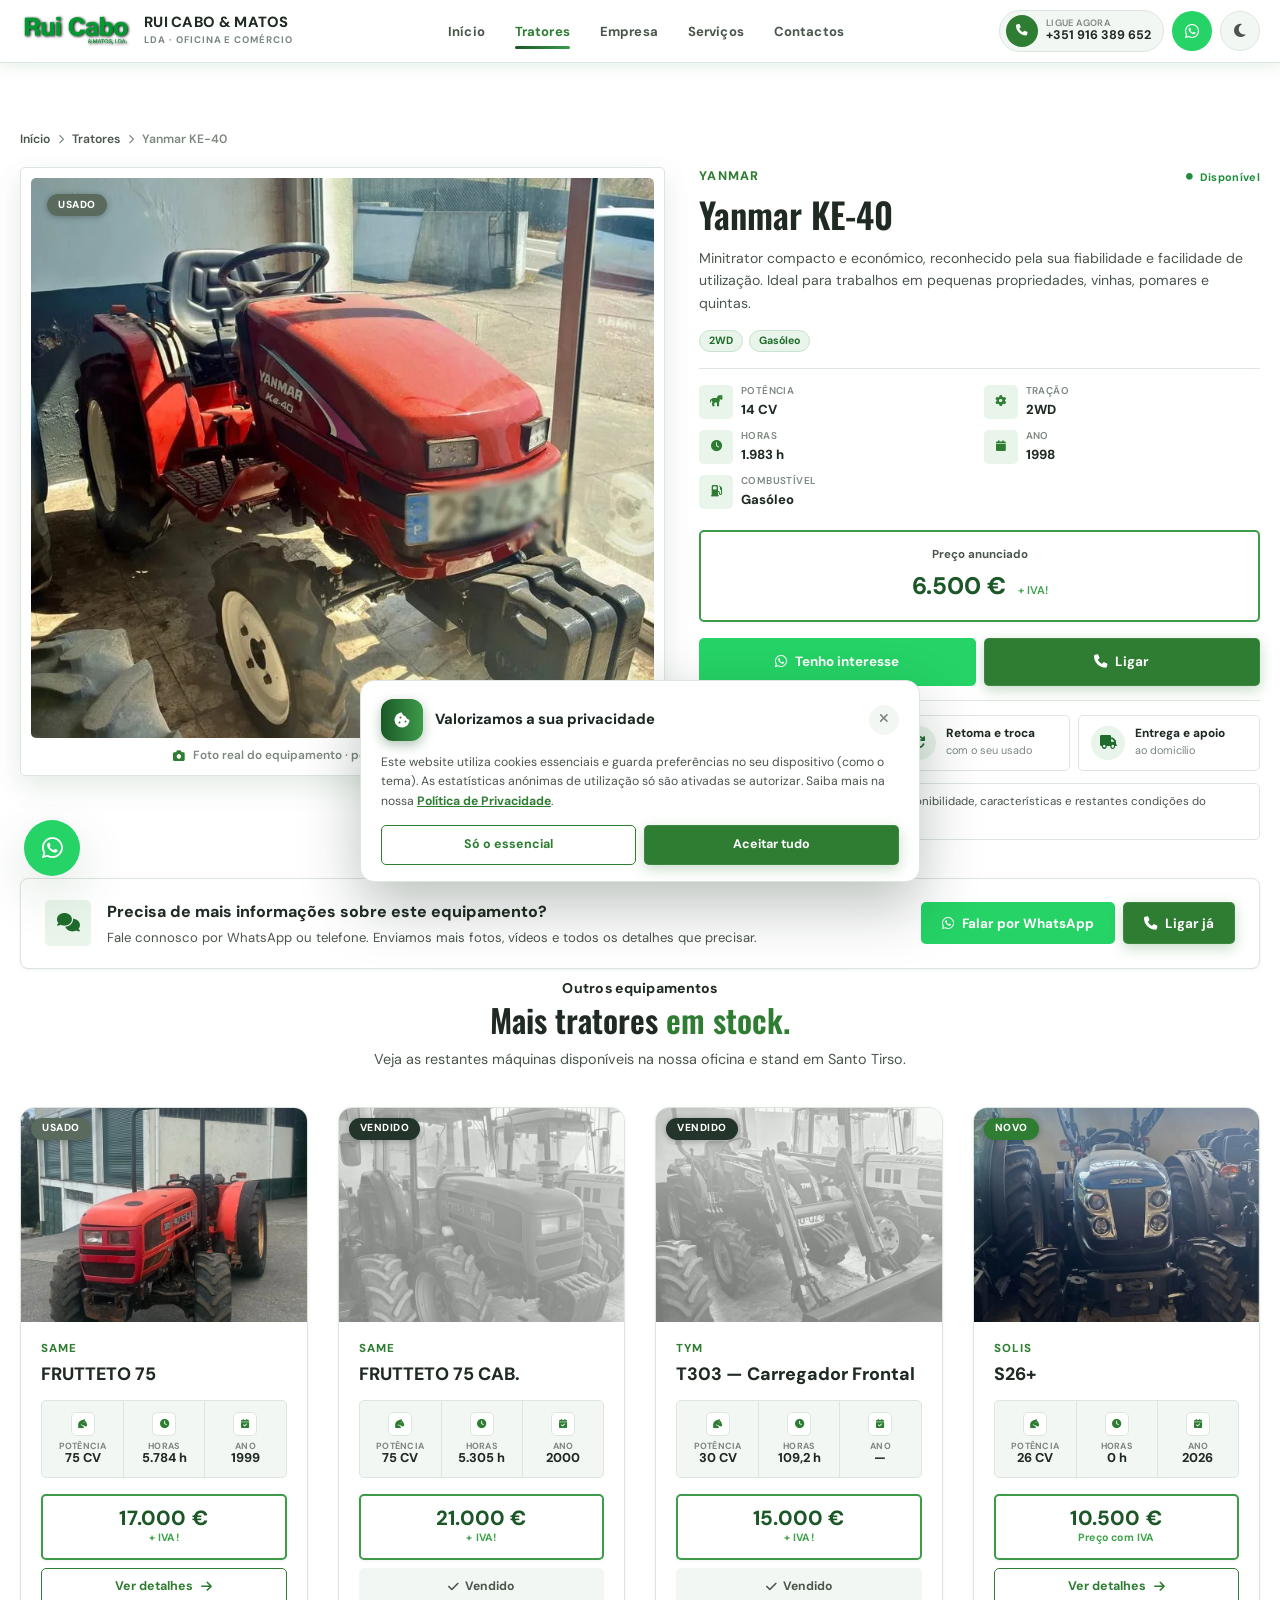
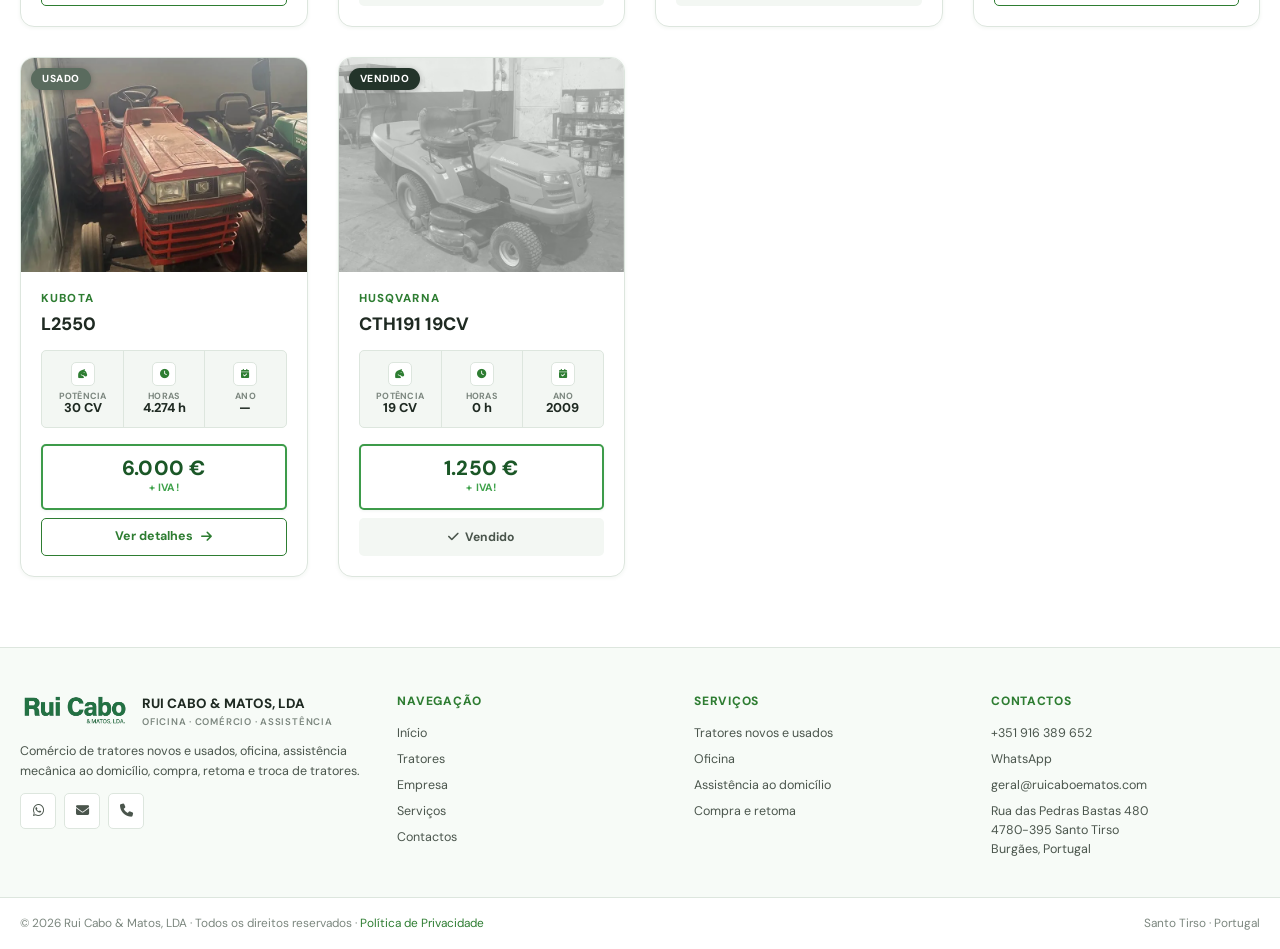
<file: trator/yanmar-ke-40/index.html>
<!DOCTYPE html>
<html lang="pt-PT">
<head>
    <meta charset="UTF-8">
    <meta name="viewport" content="width=device-width, initial-scale=1.0, viewport-fit=cover">
    <title>Yanmar KE-40 — 14CV Usado | Rui Cabo & Matos</title>
    <meta name="description" content="Yanmar KE-40 usado com 14 CV e 1.983 horas. Trator compacto e económico para pequenas propriedades. Visite-nos em Santo Tirso.">
    <meta name="robots" content="index, follow">
    <meta name="keywords" content="Yanmar KE-40, Yanmar KE-40 14 CV, trator Yanmar KE-40 usado, venda de tratores usados, trator, tratores usados a venda Portugal, oficina de tratores Santo Tirso, Rui Cabo & Matos">
    <meta name="theme-color" content="#2E7D32">
    <meta name="geo.region" content="PT-13">
    <meta name="geo.placename" content="Santo Tirso, Burgães">
    <meta name="ICBM" content="41.3529, -8.4541">
    <link rel="icon" type="image/png" href="../../favicon.png">
    <meta name="google-site-verification" content="zK9IBZV2TPg_5cLbYO3xtSV2w-gO60DWNLj7bAYpCrc">
    <link rel="canonical" href="https://ruicaboematos.pt/trator/yanmar-ke-40/">
    <meta property="og:type" content="product">
    <meta property="og:locale" content="pt_PT">
    <meta property="og:site_name" content="Rui Cabo & Matos, LDA">
    <meta property="og:title" content="Yanmar KE-40 — 14 CV | Rui Cabo & Matos">
    <meta property="og:description" content="Yanmar KE-40 usado com 14 CV e 1.983 horas. Trator compacto e económico para pequenas propriedades. Visite-nos em Santo Tirso.">
    <meta property="og:url" content="https://ruicaboematos.pt/trator/yanmar-ke-40/">
    <meta property="og:image" content="https://ruicaboematos.pt/yanmar.webp">
    <meta property="og:image:alt" content="Yanmar KE-40">
    <meta name="twitter:card" content="summary_large_image">
    <meta name="twitter:title" content="Yanmar KE-40 — 14 CV | Rui Cabo & Matos">
    <meta name="twitter:description" content="Yanmar KE-40 usado com 14 CV e 1.983 horas. Trator compacto e económico para pequenas propriedades. Visite-nos em Santo Tirso.">
    <meta name="twitter:image" content="https://ruicaboematos.pt/yanmar.webp">
    <link rel="preconnect" href="https://fonts.googleapis.com">
    <link rel="preconnect" href="https://fonts.gstatic.com" crossorigin>
    <link href="https://fonts.googleapis.com/css2?family=DM+Sans:ital,opsz,wght@0,9..40,400;0,9..40,500;0,9..40,600;0,9..40,700;0,9..40,800;1,9..40,400&family=Oswald:wght@400;500;600;700&display=swap" rel="stylesheet">
    <link rel="stylesheet" href="https://cdnjs.cloudflare.com/ajax/libs/font-awesome/6.5.0/css/all.min.css">
    <script>(function(){var t="light";try{var s=localStorage.getItem("rcm-theme-v2");if(s==="dark")t="dark";}catch(e){}document.documentElement.setAttribute("data-theme",t);})();</script>
    <link rel="stylesheet" href="../../style.css">
    <script type="application/ld+json">
    {"@context": "https://schema.org", "@type": "Product", "name": "Yanmar KE-40", "image": ["https://ruicaboematos.pt/yanmar.webp"], "description": "Minitrator compacto e económico, reconhecido pela sua fiabilidade e facilidade de utilização. Ideal para trabalhos em pequenas propriedades, vinhas, pomares e quintas.", "brand": {"@type": "Brand", "name": "Yanmar"}, "itemCondition": "https://schema.org/UsedCondition", "offers": {"@type": "Offer", "url": "https://ruicaboematos.pt/trator/yanmar-ke-40/", "priceCurrency": "EUR", "price": "6500.0", "availability": "https://schema.org/InStock"}, "additionalProperty": [{"@type": "PropertyValue", "name": "Potência", "value": "14 CV"}, {"@type": "PropertyValue", "name": "Tração", "value": "2WD"}, {"@type": "PropertyValue", "name": "Horas", "value": "1.983 h"}, {"@type": "PropertyValue", "name": "Ano", "value": "1998"}, {"@type": "PropertyValue", "name": "Combustível", "value": "Gasóleo"}, {"@type": "PropertyValue", "name": "Condição", "value": "Usado"}]}
    </script>
    <script type="application/ld+json">
    {"@context": "https://schema.org", "@type": "BreadcrumbList", "itemListElement": [{"@type": "ListItem", "position": 1, "name": "Início", "item": "https://ruicaboematos.pt/"}, {"@type": "ListItem", "position": 2, "name": "Tratores", "item": "https://ruicaboematos.pt/#tratores"}, {"@type": "ListItem", "position": 3, "name": "Yanmar KE-40", "item": "https://ruicaboematos.pt/trator/yanmar-ke-40/"}]}
    </script>
</head>
<body>

<a class="skip-link" href="#principal">Saltar para o conteúdo</a>

<header id="mainHeader">
    <div class="header-wrap">
        <div class="container header-inner">
            <a href="../../" class="logo" aria-label="Rui Cabo & Matos, LDA">
                <div class="logo-mark">
                    <img src="../../logotipo2.png" alt="Rui Cabo & Matos, LDA" onerror="this.style.display='none';this.parentElement.classList.add('no-logo');">
                    <span class="logo-icon"><i class="fas fa-tractor"></i></span>
                </div>
                <div class="logo-name">
                    <strong>RUI CABO &amp; MATOS</strong>
                    <small>LDA · Oficina e Comércio</small>
                </div>
            </a>
            <nav id="mainNav" aria-label="Navegação principal">
                <ul>
                    <li><a href="../../#inicio" class="nav-link">Início</a></li>
                    <li><a href="../../#tratores" class="nav-link active">Tratores</a></li>
                    <li><a href="../../#empresa" class="nav-link">Empresa</a></li>
                    <li><a href="../../#servicos" class="nav-link">Serviços</a></li>
                    <li><a href="../../#contactos" class="nav-link">Contactos</a></li>
                </ul>
            </nav>
            <div class="header-actions">
                <a href="tel:+351916389652" class="hdr-phone">
                    <i class="fas fa-phone"></i>
                    <span class="hdr-phone-text">
                        <small>Ligue agora</small>
                        <strong>+351 916 389 652</strong>
                    </span>
                </a>
                <a href="https://wa.me/351916389652?text=Ol%C3%A1%21%20Estou%20a%20enviar-lhe%20mensagem%20pois%20vi%20um%20an%C3%BAncio%20no%20website%20da%20Rui%20Cabo%20%26%20Matos.%20" target="_blank" rel="noopener noreferrer" class="hdr-wa">
                    <i class="fab fa-whatsapp"></i>
                </a>
                <button class="theme-toggle" id="themeToggle" type="button" aria-label="Alternar tema claro/escuro" aria-pressed="false">
                    <i class="fas fa-moon"></i>
                </button>
                <button class="mobile-menu-btn" id="mobileMenuBtn" type="button" aria-label="Abrir menu" aria-expanded="false">
                    <i class="fas fa-bars"></i>
                </button>
            </div>
        </div>
    </div>
</header>


<main class="product-page" id="principal">
    <div class="container">
        <nav class="crumbs" aria-label="Localização atual">
            <a href="../../#inicio">Início</a>
            <i class="fas fa-chevron-right"></i>
            <a href="../../#tratores">Tratores</a>
            <i class="fas fa-chevron-right"></i>
            <span>Yanmar KE-40</span>
        </nav>
        <div class="product-layout">
            <div class="product-media">
                <div class="product-img-wrap">
                    <span class="badge badge-used">Usado</span><img src="../../yanmar.webp" alt="Trator Yanmar KE-40 usado" fetchpriority="high">
                </div>
                <div class="product-media-caption"><i class="fas fa-camera"></i> Foto real do equipamento · peça mais imagens e vídeos</div>
            </div>
            <div class="product-info">
                <div class="tractor-top">
                    <span class="tractor-brand">Yanmar</span>
                    <span class="tractor-avail available"><i class="fas fa-circle"></i> Disponível</span>
                </div>
                <h1>Yanmar KE-40</h1>
                <p class="product-desc">Minitrator compacto e económico, reconhecido pela sua fiabilidade e facilidade de utilização. Ideal para trabalhos em pequenas propriedades, vinhas, pomares e quintas.</p>
                <div class="tractor-chips"><span class="tractor-chip">2WD</span><span class="tractor-chip">Gasóleo</span></div>
                <div class="product-specs">
                    <div class="modal-spec"><i class="fas fa-horse"></i><div><small>Potência</small><strong>14 CV</strong></div></div>
                    <div class="modal-spec"><i class="fas fa-cog"></i><div><small>Tração</small><strong>2WD</strong></div></div>
                    <div class="modal-spec"><i class="fas fa-clock"></i><div><small>Horas</small><strong>1.983 h</strong></div></div>
                    <div class="modal-spec"><i class="fas fa-calendar"></i><div><small>Ano</small><strong>1998</strong></div></div>
                    <div class="modal-spec"><i class="fas fa-gas-pump"></i><div><small>Combustível</small><strong>Gasóleo</strong></div></div>
                </div>
                <div class="modal-price-block">
                    <span>Preço anunciado</span>
                    <div class="modal-price">6.500 € <small>+ IVA!</small></div>
                </div>
                <div class="product-actions"><a href="https://wa.me/351916389652?text=Ol%C3%A1%21%20Estou%20a%20enviar-lhe%20mensagem%20pois%20vi%20um%20an%C3%BAncio%20no%20website%20da%20Rui%20Cabo%20%26%20Matos.%20Ol%C3%A1%2C%20estou%20interessado%20no%20Yanmar%20KE-40%20que%20vi%20no%20vosso%20site." target="_blank" rel="noopener noreferrer" class="btn btn-whatsapp"><i class="fab fa-whatsapp"></i> Tenho interesse</a><a href="tel:+351916389652" class="btn btn-primary"><i class="fas fa-phone"></i> Ligar</a></div>
                <div class="product-trust">
                    <div class="product-trust-item"><i class="fas fa-shield-halved"></i><span><strong>Avaliação gratuita</strong><small>do seu trator</small></span></div>
                    <div class="product-trust-item"><i class="fas fa-arrows-rotate"></i><span><strong>Retoma e troca</strong><small>com o seu usado</small></span></div>
                    <div class="product-trust-item"><i class="fas fa-truck"></i><span><strong>Entrega e apoio</strong><small>ao domicílio</small></span></div>
                </div>
                <div class="modal-note">
                    <i class="fas fa-circle-info"></i>
                    <span>Contacte-nos para confirmar disponibilidade, características e restantes condições do equipamento.</span>
                </div>
            </div>
        </div>

        <div class="product-cta">
            <div class="product-cta-inner">
                <div class="product-cta-icon"><i class="fas fa-comments"></i></div>
                <div class="product-cta-text">
                    <strong>Precisa de mais informações sobre este equipamento?</strong>
                    <p>Fale connosco por WhatsApp ou telefone. Enviamos mais fotos, vídeos e todos os detalhes que precisar.</p>
                </div>
                <div class="product-cta-actions">
                    <a href="https://wa.me/351916389652?text=Ol%C3%A1%21%20Estou%20a%20enviar-lhe%20mensagem%20pois%20vi%20um%20an%C3%BAncio%20no%20website%20da%20Rui%20Cabo%20%26%20Matos.%20" target="_blank" rel="noopener noreferrer" class="btn btn-whatsapp"><i class="fab fa-whatsapp"></i> Falar por WhatsApp</a>
                    <a href="tel:+351916389652" class="btn btn-primary"><i class="fas fa-phone"></i> Ligar já</a>
                </div>
            </div>
        </div>

        <div class="product-related">
            <div class="section-header">
                <span class="section-label">Outros equipamentos</span>
                <h2 class="section-title">Mais tratores <em>em stock.</em></h2>
                <span class="sec-line"></span>
                <p class="section-subtitle">Veja as restantes máquinas disponíveis na nossa oficina e stand em Santo Tirso.</p>
            </div>
            <div class="tractors-grid" id="relatedGrid"></div>
        </div>
    </div>
</main>

<footer>
    <div class="container">
        <div class="footer-grid">
            <div class="footer-brand">
                <div class="footer-logo">
                    <div class="footer-logo-mark">
                        <img src="../../logotipo.png" alt="Rui Cabo & Matos" onerror="this.style.display='none';this.parentElement.classList.add('no-logo');">
                        <span class="footer-logo-icon"><i class="fas fa-tractor"></i></span>
                    </div>
                    <div>
                        <strong>RUI CABO &amp; MATOS, LDA</strong>
                        <small>Oficina · Comércio · Assistência</small>
                    </div>
                </div>
                <p>Comércio de tratores novos e usados, oficina, assistência mecânica ao domicílio, compra, retoma e troca de tratores.</p>
                <div class="footer-socials">
                    <a href="https://wa.me/351916389652?text=Ol%C3%A1%21%20Estou%20a%20enviar-lhe%20mensagem%20pois%20vi%20um%20an%C3%BAncio%20no%20website%20da%20Rui%20Cabo%20%26%20Matos.%20" target="_blank" rel="noopener noreferrer" aria-label="WhatsApp"><i class="fab fa-whatsapp"></i></a>
                    <a href="mailto:geral@ruicaboematos.com?subject=Contacto%20atrav%C3%A9s%20do%20website&body=Ol%C3%A1!%20Estou%20a%20enviar-lhe%20mensagem%20pois%20vi%20um%20an%C3%BAncio%20no%20website%20da%20Rui%20Cabo%20%26%20Matos.%0A%0AGostaria%20de%20entrar%20em%20contacto%20consigo.%0A%0ANome%3A%0ATelem%C3%B3vel%3A%0A%0AMensagem%3A" aria-label="Email"><i class="fas fa-envelope"></i></a>
                    <a href="tel:+351916389652" aria-label="Telefone"><i class="fas fa-phone"></i></a>
                </div>
            </div>
            <div class="footer-col">
                <h5>Navegação</h5>
                <a href="../../#inicio">Início</a>
                <a href="../../#tratores">Tratores</a>
                <a href="../../#empresa">Empresa</a>
                <a href="../../#servicos">Serviços</a>
                <a href="../../#contactos">Contactos</a>
            </div>
            <div class="footer-col">
                <h5>Serviços</h5>
                <a href="../../#tratores">Tratores novos e usados</a>
                <a href="../../#servicos">Oficina</a>
                <a href="../../#servicos">Assistência ao domicílio</a>
                <a href="../../#servicos">Compra e retoma</a>
            </div>
            <div class="footer-col">
                <h5>Contactos</h5>
                <a href="tel:+351916389652">+351 916 389 652</a>
                <a href="https://wa.me/351916389652?text=Ol%C3%A1%21%20Estou%20a%20enviar-lhe%20mensagem%20pois%20vi%20um%20an%C3%BAncio%20no%20website%20da%20Rui%20Cabo%20%26%20Matos.%20" target="_blank" rel="noopener noreferrer">WhatsApp</a>
                <a href="mailto:geral@ruicaboematos.com?subject=Contacto%20atrav%C3%A9s%20do%20website&body=Ol%C3%A1!%20Estou%20a%20enviar-lhe%20mensagem%20pois%20vi%20um%20an%C3%BAncio%20no%20website%20da%20Rui%20Cabo%20%26%20Matos.%0A%0AGostaria%20de%20entrar%20em%20contacto%20consigo.%0A%0ANome%3A%0ATelem%C3%B3vel%3A%0A%0AMensagem%3A">geral@ruicaboematos.com</a>
                <span class="footer-addr">Rua das Pedras Bastas 480<br>4780-395 Santo Tirso<br>Burgães, Portugal</span>
            </div>
        </div>
    </div>
    <div class="footer-bottom">
        <div class="container footer-bottom-inner">
            <span>&copy; <span id="currentYear"></span> Rui Cabo &amp; Matos, LDA · Todos os direitos reservados · <a href="../../privacidade.html">Política de Privacidade</a></span>
            <span>Santo Tirso · Portugal</span>
        </div>
    </div>
</footer>

<a href="https://wa.me/351916389652?text=Ol%C3%A1%21%20Estou%20a%20enviar-lhe%20mensagem%20pois%20vi%20um%20an%C3%BAncio%20no%20website%20da%20Rui%20Cabo%20%26%20Matos.%20" target="_blank" rel="noopener noreferrer" class="wa-float" aria-label="Falar no WhatsApp">
    <i class="fab fa-whatsapp"></i>
</a>

<div class="cookie-banner" id="cookieBanner" role="dialog" aria-live="polite" aria-label="Consentimento de cookies" hidden>
    <div class="cookie-banner-inner">
        <div class="cookie-banner-head">
            <div class="cookie-banner-icon"><i class="fas fa-cookie-bite"></i></div>
            <div class="cookie-banner-title">
                <strong>Valorizamos a sua privacidade</strong>
            </div>
            <button type="button" class="cookie-close" id="cookieClose" aria-label="Fechar e continuar apenas com o essencial"><i class="fas fa-xmark"></i></button>
        </div>
        <p class="cookie-banner-text">Este website utiliza cookies essenciais e guarda preferências no seu dispositivo (como o tema). As estatísticas anónimas de utilização só são ativadas se autorizar. Saiba mais na nossa <a href="../../privacidade.html">Política de Privacidade</a>.</p>
        <div class="cookie-banner-actions">
            <button type="button" class="btn btn-outline btn-sm" id="cookieDecline">Só o essencial</button>
            <button type="button" class="btn btn-primary btn-sm" id="cookieAccept">Aceitar tudo</button>
        </div>
    </div>
</div>

<div class="toast" id="toast" aria-live="polite"></div>

<script src="../../tractors.js"></script>
<script>
(function () {
    "use strict";
    var ROOT = "../../";
    window.RCM_CURRENT = {"id": 1, "category": "Trator", "brand": "Yanmar", "model": "KE-40", "status": "Usado", "sold": false, "available": true, "image": "yanmar.webp", "power": "14 CV", "drive": "2WD", "hours": "1.983 h", "year": "1998", "fuel": "Gasóleo", "price": "6.500 €", "priceLabel": "+ IVA", "description": "Minitrator compacto e económico, reconhecido pela sua fiabilidade e facilidade de utilização. Ideal para trabalhos em pequenas propriedades, vinhas, pomares e quintas.", "features": ["14 CV", "2WD", "1.983 h", "1998", "Gasóleo"], "metaTitle": "Yanmar KE-40 — 14CV Usado | Rui Cabo & Matos", "metaDesc": "Yanmar KE-40 usado com 14 CV e 1.983 horas. Trator compacto e económico para pequenas propriedades. Visite-nos em Santo Tirso.", "brandFilter": "yanmar", "slug": "yanmar-ke-40", "condition": "usados", "priceNumber": 6500.0, "powerNumber": 14.0, "hoursNumber": 1983.0, "yearNumber": 1998};
    function escapeHtml(v){if(v===null||v===undefined)return"";return String(v).replace(/&/g,"&amp;").replace(/</g,"&lt;").replace(/>/g,"&gt;").replace(/"/g,"&quot;").replace(/'/g,"&#039;");}
    function waUrl(t){return "https://wa.me/351916389652?text="+encodeURIComponent("Olá! Estou a enviar-lhe mensagem pois vi um anúncio no website da Rui Cabo & Matos. "+(t||""));}
    function priceLabelOpt(label){var l=String(label||"");if(l.indexOf("+ IVA")>=0)return "+ IVA!";if(l.indexOf("Com IVA")>=0)return "Preço com IVA";return l;}
    var current = window.RCM_CURRENT || {};
    var list=(window.RCM_TRACTORS||[]).filter(function(t){return t.slug!==current.slug;});
    var grid=document.getElementById("relatedGrid");
    if(grid){
        grid.innerHTML="";
        list.slice(0,6).forEach(function(t){
            var card=document.createElement("article");
            card.className="tractor-card"+(t.sold?" sold":"");
            var tAlt="Trator "+t.brand+" "+t.model+(t.sold?" vendido":(t.status?(" "+t.status.toLowerCase()):""));
            card.innerHTML='<div class="tractor-image"><a href="'+ROOT+'trator/'+escapeHtml(t.slug)+'/" aria-label="'+escapeHtml(t.brand+" "+t.model)+'"><img src="'+ROOT+escapeHtml(t.image)+'" alt="'+escapeHtml(tAlt)+'" loading="lazy" decoding="async"></a><div class="card-badges"><span class="badge '+(t.sold?"badge-sold":(t.status==="Novo"?"badge-new":"badge-used"))+'">'+escapeHtml(t.sold?"Vendido":t.status)+'</span></div></div><div class="tractor-info"><div class="tractor-top"><span class="tractor-brand">'+escapeHtml(t.brand)+'</span></div><div class="tractor-model">'+escapeHtml(t.model)+'</div><div class="tractor-specs"><div class="spec"><i class="fas fa-horse-head"></i><div><small>Potência</small><strong>'+escapeHtml(t.power)+'</strong></div></div><div class="spec"><i class="fas fa-clock"></i><div><small>Horas</small><strong>'+escapeHtml(t.hours)+'</strong></div></div><div class="spec"><i class="fas fa-calendar-check"></i><div><small>Ano</small><strong>'+escapeHtml(t.year)+'</strong></div></div></div><div class="tractor-footer"><div class="price-block"><strong class="price-value">'+escapeHtml(t.price)+'</strong><span class="price-label">'+escapeHtml(priceLabelOpt(t.priceLabel))+'</span></div>'+(t.sold?'<span class="btn-sold"><i class="fas fa-check"></i> Vendido</span>':'<a href="'+ROOT+'trator/'+escapeHtml(t.slug)+'/" class="btn btn-outline btn-sm">Ver detalhes <i class="fas fa-arrow-right"></i></a>')+'</div></div>';
            grid.appendChild(card);
        });
    }
})();

(function () {
    "use strict";
    var HEADER = document.getElementById("mainHeader");
    var current = window.RCM_CURRENT || null;
    if(current)trackProductView(current);
    function trackProductView(p){try{var __c=window.localStorage.getItem('rcm-consent-v1');if(__c==='all'){window.dataLayer=window.dataLayer||[];window.gtag=window.gtag||function(){window.dataLayer.push(arguments);};window.gtag('event','view_item',{items:[{item_id:p.slug,item_name:p.brand+' '+p.model,price:p.priceNumber,item_brand:p.brand,item_category:p.condition}]});}}catch(e){}}
})();
</script>
<script>

(function () {
    "use strict";
    var HEADER = document.getElementById("mainHeader");
    var cookieBanner = document.getElementById("cookieBanner");
    var mobileMenuBtn = document.getElementById("mobileMenuBtn");
    var mainNav = document.getElementById("mainNav");
    var themeToggle = document.getElementById("themeToggle");
    var themeMeta = document.querySelector('meta[name="theme-color"]');
    var scrollTop = document.getElementById("scrollTop");
    var toast = document.getElementById("toast");
    var GA4_ID = "G-7XH3TR4B4Q";

    function getConsent(){var c=null;try{c=localStorage.getItem("rcm-consent-v1");}catch(e){}return c;}
    function setConsent(v){try{localStorage.setItem("rcm-consent-v1",v);}catch(e){}}
    function hideCookieBanner(){if(cookieBanner){cookieBanner.hidden=true;cookieBanner.classList.remove("show");}}
    function showToast(msg){toast.textContent=msg;toast.classList.add("show");setTimeout(function(){toast.classList.remove("show");},4000);}

    function loadAnalytics(){
        if(document.getElementById("gtag-js"))return;
        if(!GA4_ID||GA4_ID.indexOf("G-XXXX")===0)return;
        var s=document.createElement("script");s.id="gtag-js";s.async=true;s.src="https://www.googletagmanager.com/gtag/js?id="+GA4_ID;
        document.head.appendChild(s);
        window.dataLayer=window.dataLayer||[];
        window.gtag=function(){window.dataLayer.push(arguments);};
        window.gtag("js",new Date());
        window.gtag("config",GA4_ID);
    }
    function trackGA(name,params){
        if(getConsent()!=="all")return;
        loadAnalytics();
        if(window.gtag)window.gtag("event",name,params||{});
    }
    document.addEventListener("click",function(e){
        var a=e.target.closest("a");
        if(!a)return;
        var h=a.getAttribute("href")||"";
        if(h.indexOf("tel:")===0)trackGA("contact_call",{});
        else if(h.indexOf("https://wa.me")===0)trackGA("contact_whatsapp",{});
    });

    function applyTheme(t){
        document.documentElement.setAttribute("data-theme",t);
        try{localStorage.setItem("rcm-theme-v2",t);}catch(e){}
        if(themeMeta)themeMeta.setAttribute("content",t==="dark"?"#0C1A11":"#2E7D32");
        if(themeToggle){var i=themeToggle.querySelector("i");if(i)i.className=t==="dark"?"fas fa-sun":"fas fa-moon";themeToggle.setAttribute("aria-pressed",t==="dark"?"true":"false");}
    }
    var savedTheme=null;try{savedTheme=localStorage.getItem("rcm-theme-v2");}catch(e){}
    applyTheme(savedTheme==="dark"?"dark":"light");
    if(themeToggle)themeToggle.addEventListener("click",function(){applyTheme(document.documentElement.getAttribute("data-theme")==="dark"?"light":"dark");});

    if(cookieBanner&&!getConsent()){
        setTimeout(function(){cookieBanner.hidden=false;requestAnimationFrame(function(){cookieBanner.classList.add("show");});},900);
    }
    var cookieAccept=document.getElementById("cookieAccept"),cookieDecline=document.getElementById("cookieDecline"),cookieClose=document.getElementById("cookieClose");
    function consentAll(){setConsent("all");loadAnalytics();if(window.gtag)window.gtag("consent","update",{analytics_storage:"granted"});trackGA("consent_granted",{});hideCookieBanner();}
    function consentMinimal(){setConsent("minimal");hideCookieBanner();}
    if(cookieAccept)cookieAccept.addEventListener("click",consentAll);
    if(cookieDecline)cookieDecline.addEventListener("click",consentMinimal);
    if(cookieClose)cookieClose.addEventListener("click",consentMinimal);
    if(getConsent()==="all"){loadAnalytics();if(window.gtag)window.gtag("consent","update",{analytics_storage:"granted"});}

    if(mobileMenuBtn&&mainNav)mobileMenuBtn.addEventListener("click",function(){var isOpen=mainNav.classList.toggle("mobile-open");this.setAttribute("aria-expanded",String(isOpen));this.innerHTML=isOpen?'<i class="fas fa-times"></i>':'<i class="fas fa-bars"></i>';});
    if(mainNav)mainNav.querySelectorAll("a").forEach(function(link){link.addEventListener("click",function(){mainNav.classList.remove("mobile-open");if(mobileMenuBtn){mobileMenuBtn.setAttribute("aria-expanded","false");mobileMenuBtn.innerHTML='<i class="fas fa-bars"></i>';}});});

    window.addEventListener("scroll",function(){
        if(HEADER)HEADER.classList.toggle("scrolled",window.scrollY>25);
        if(scrollTop)scrollTop.classList.toggle("visible",window.scrollY>600);
    },{passive:true});
    if(scrollTop)scrollTop.addEventListener("click",function(){window.scrollTo({top:0,behavior:"smooth"});});
    var y=document.getElementById("currentYear");if(y)y.textContent=new Date().getFullYear();
})();

</script>
<script>if(location.protocol==="file:"){document.addEventListener("DOMContentLoaded",function(){function f(h){if(!h||/^(https?:|mailto:|tel:|javascript:)/i.test(h))return h;if(h.charAt(0)==="#")return"index.html"+h;var i=h.indexOf("#"),x=i>=0?h.slice(i):"",p=i>=0?h.slice(0,i):h;if(!p||p.slice(-1)==="/")p+="index.html";else if(!/(\.\w+)$/.test(p))p+="/index.html";return p+x;}document.querySelectorAll("a[href]").forEach(function(a){var h=a.getAttribute("href");if(h)a.setAttribute("href",f(h));});});}</script>
</body>
</html>
</file>
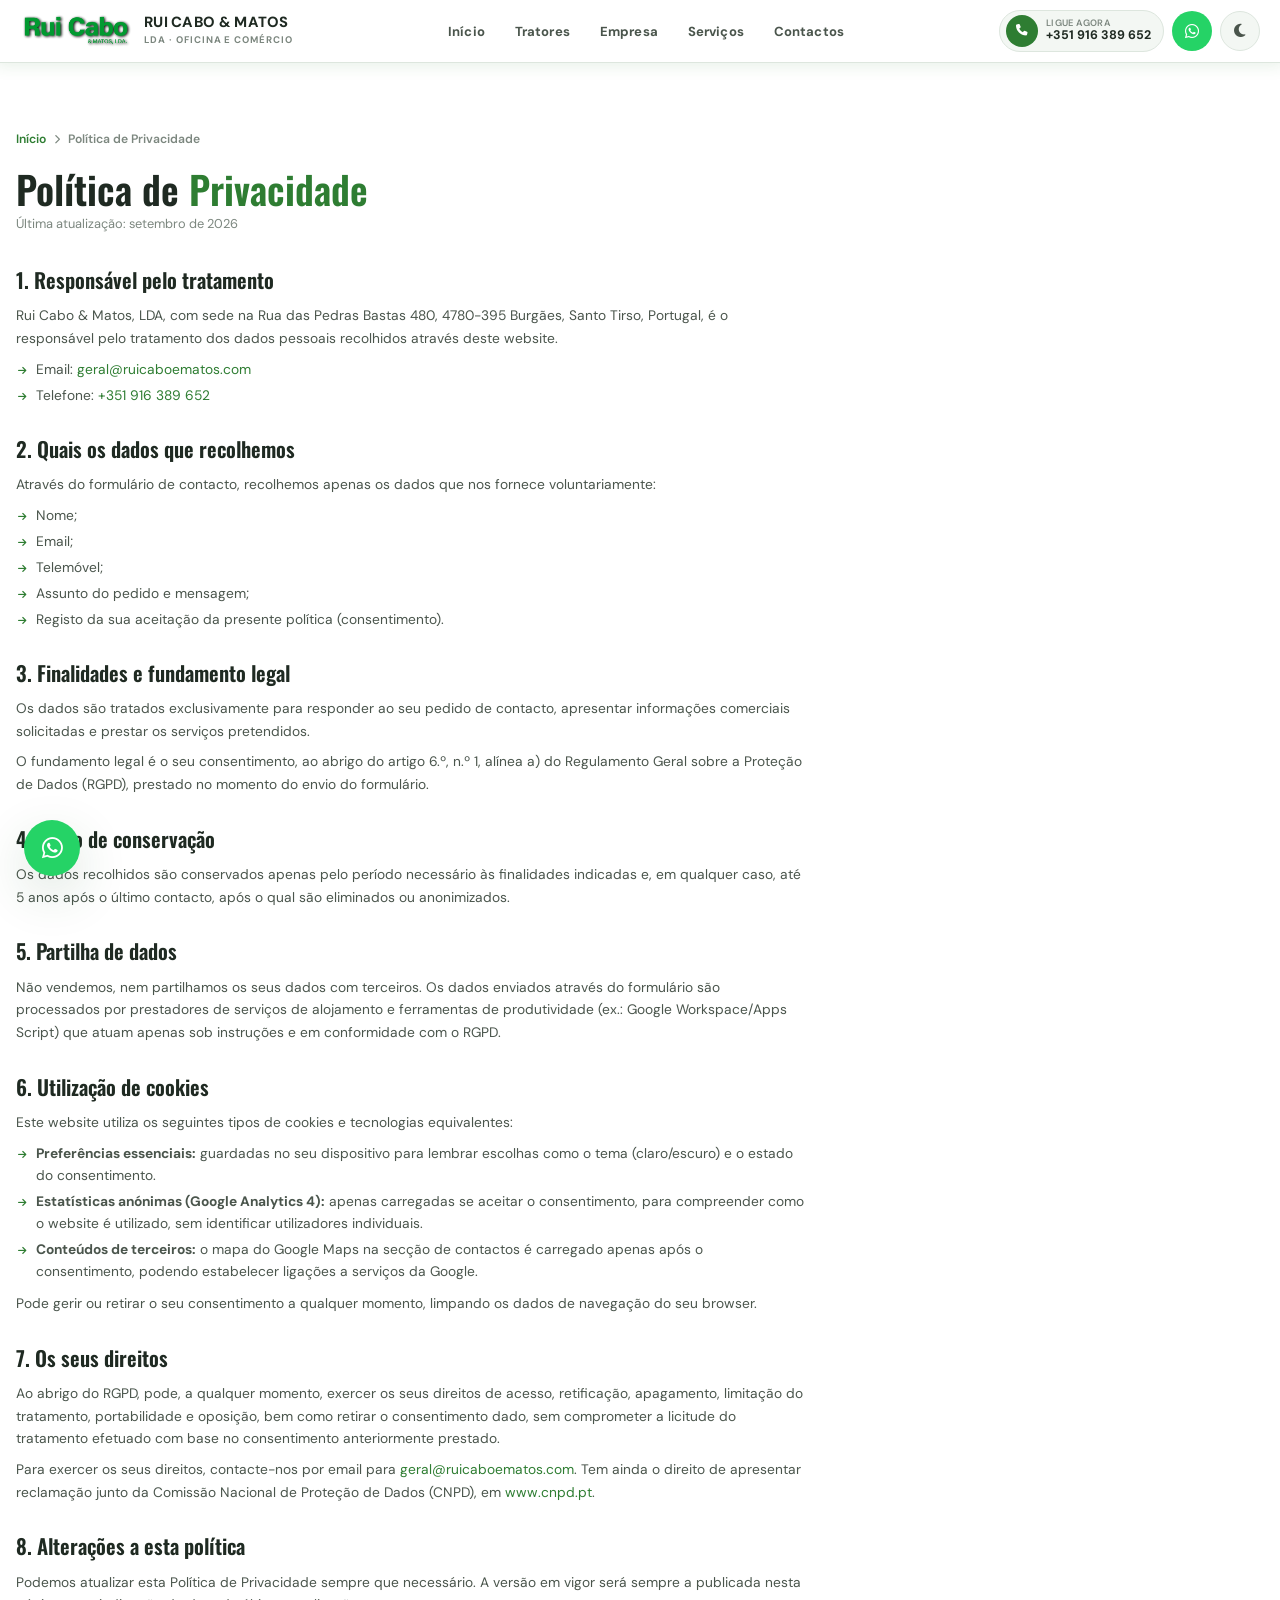
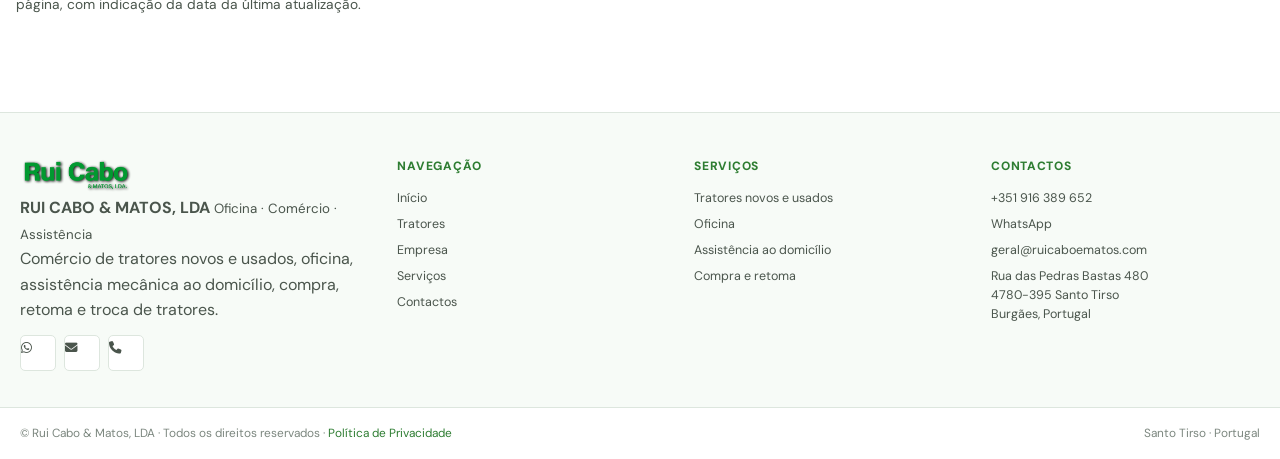
<file: privacidade.html>
<!DOCTYPE html>
<html lang="pt-PT">
<head>
    <meta charset="UTF-8">
    <meta name="viewport" content="width=device-width, initial-scale=1.0, viewport-fit=cover">
    <title>Política de Privacidade | Rui Cabo & Matos, LDA</title>
    <meta name="description" content="Política de Privacidade da Rui Cabo & Matos, LDA — informações sobre como tratamos os seus dados pessoais, cookies e os seus direitos ao abrigo do RGPD.">
    <meta name="robots" content="index, follow">
    <meta name="theme-color" content="#2E7D32">
    <link rel="icon" type="image/png" href="favicon.png">
    <meta name="google-site-verification" content="zK9IBZV2TPg_5cLbYO3xtSV2w-gO60DWNLj7bAYpCrc">
    <link rel="canonical" href="https://ruicaboematos.pt/privacidade.html">
    <meta property="og:type" content="website">
    <meta property="og:locale" content="pt_PT">
    <meta property="og:site_name" content="Rui Cabo & Matos, LDA">
    <meta property="og:title" content="Política de Privacidade | Rui Cabo & Matos, LDA">
    <meta property="og:description" content="Como tratamos os seus dados pessoais e cookies ao abrigo do RGPD.">
    <meta property="og:url" content="https://ruicaboematos.pt/privacidade.html">
    <meta name="twitter:card" content="summary">
    <link rel="preconnect" href="https://fonts.googleapis.com">
    <link rel="preconnect" href="https://fonts.gstatic.com" crossorigin>
    <link href="https://fonts.googleapis.com/css2?family=DM+Sans:ital,opsz,wght@0,9..40,400;0,9..40,500;0,9..40,600;0,9..40,700;0,9..40,800;1,9..40,400&family=Oswald:wght@400;500;600;700&display=swap" rel="stylesheet">
    <link rel="stylesheet" href="https://cdnjs.cloudflare.com/ajax/libs/font-awesome/6.5.0/css/all.min.css">
    <script>(function(){var t="light";try{var s=localStorage.getItem("rcm-theme-v2");if(s==="dark")t="dark";}catch(e){}document.documentElement.setAttribute("data-theme",t);})();</script>
    <link rel="stylesheet" href="style.css">
    <script type="application/ld+json">
    {
        "@context": "https://schema.org",
        "@type": "WebPage",
        "name": "Política de Privacidade",
        "url": "https://ruicaboematos.pt/privacidade.html",
        "isPartOf": {
            "@type": "WebSite",
            "name": "Rui Cabo & Matos, LDA",
            "url": "https://ruicaboematos.pt/"
        },
        "isAccessibleForFree": true
    }
    </script>
</head>
<body>

<a class="skip-link" href="#principal">Saltar para o conteúdo</a>

<!-- HEADER -->
<header id="mainHeader">
    <div class="header-wrap">
        <div class="container header-inner">
            <a href="./" class="logo" aria-label="Rui Cabo & Matos, LDA">
                <div class="logo-mark">
                    <img src="logotipo2.png" alt="Rui Cabo & Matos, LDA" onerror="this.style.display='none';this.parentElement.classList.add('no-logo');">
                    <span class="logo-icon"><i class="fas fa-tractor"></i></span>
                </div>
                <div class="logo-name">
                    <strong>RUI CABO &amp; MATOS</strong>
                    <small>LDA · Oficina e Comércio</small>
                </div>
            </a>
            <nav id="mainNav" aria-label="Navegação principal">
                <ul>
                    <li><a href="./#inicio" class="nav-link">Início</a></li>
                    <li><a href="./#tratores" class="nav-link">Tratores</a></li>
                    <li><a href="./#empresa" class="nav-link">Empresa</a></li>
                    <li><a href="./#servicos" class="nav-link">Serviços</a></li>
                    <li><a href="./#contactos" class="nav-link">Contactos</a></li>
                </ul>
            </nav>
            <div class="header-actions">
                <a href="tel:+351916389652" class="hdr-phone">
                    <i class="fas fa-phone"></i>
                    <span class="hdr-phone-text">
                        <small>Ligue agora</small>
                        <strong>+351 916 389 652</strong>
                    </span>
                </a>
                <a href="https://wa.me/351916389652?text=Ol%C3%A1!%20Estou%20a%20enviar-lhe%20mensagem%20pois%20vi%20um%20an%C3%BAncio%20no%20website%20da%20Rui%20Cabo%20%26%20Matos.%20Gostaria%20de%20obter%20mais%20informa%C3%A7%C3%B5es." target="_blank" rel="noopener noreferrer" class="hdr-wa">
                    <i class="fab fa-whatsapp"></i>
                </a>
                <button class="theme-toggle" id="themeToggle" type="button" aria-label="Alternar tema claro/escuro" aria-pressed="false">
                    <i class="fas fa-moon"></i>
                </button>
                <button class="mobile-menu-btn" id="mobileMenuBtn" type="button" aria-label="Abrir menu" aria-expanded="false">
                    <i class="fas fa-bars"></i>
                </button>
            </div>
        </div>
    </div>
</header>

<!-- CONTEÚDO -->
<main class="page-privacidade" id="principal">
    <div class="container">
        <nav class="crumbs" aria-label="Localização atual">
            <a href="./#inicio">Início</a>
            <i class="fas fa-chevron-right"></i>
            <span>Política de Privacidade</span>
        </nav>
        <h1 class="page-title">Política de <em>Privacidade</em></h1>
        <p class="page-intro">Última atualização: setembro de 2026</p>

        <section>
            <h2>1. Responsável pelo tratamento</h2>
            <p>Rui Cabo &amp; Matos, LDA, com sede na Rua das Pedras Bastas 480, 4780-395 Burgães, Santo Tirso, Portugal, é o responsável pelo tratamento dos dados pessoais recolhidos através deste website.</p>
            <ul>
                <li>Email: <a href="mailto:geral@ruicaboematos.com">geral@ruicaboematos.com</a></li>
                <li>Telefone: <a href="tel:+351916389652">+351 916 389 652</a></li>
            </ul>
        </section>

        <section>
            <h2>2. Quais os dados que recolhemos</h2>
            <p>Através do formulário de contacto, recolhemos apenas os dados que nos fornece voluntariamente:</p>
            <ul>
                <li>Nome;</li>
                <li>Email;</li>
                <li>Telemóvel;</li>
                <li>Assunto do pedido e mensagem;</li>
                <li>Registo da sua aceitação da presente política (consentimento).</li>
            </ul>
        </section>

        <section>
            <h2>3. Finalidades e fundamento legal</h2>
            <p>Os dados são tratados exclusivamente para responder ao seu pedido de contacto, apresentar informações comerciais solicitadas e prestar os serviços pretendidos.</p>
            <p>O fundamento legal é o seu consentimento, ao abrigo do artigo 6.º, n.º 1, alínea a) do Regulamento Geral sobre a Proteção de Dados (RGPD), prestado no momento do envio do formulário.</p>
        </section>

        <section>
            <h2>4. Prazo de conservação</h2>
            <p>Os dados recolhidos são conservados apenas pelo período necessário às finalidades indicadas e, em qualquer caso, até 5 anos após o último contacto, após o qual são eliminados ou anonimizados.</p>
        </section>

        <section>
            <h2>5. Partilha de dados</h2>
            <p>Não vendemos, nem partilhamos os seus dados com terceiros. Os dados enviados através do formulário são processados por prestadores de serviços de alojamento e ferramentas de produtividade (ex.: Google Workspace/Apps Script) que atuam apenas sob instruções e em conformidade com o RGPD.</p>
        </section>

        <section>
            <h2>6. Utilização de cookies</h2>
            <p>Este website utiliza os seguintes tipos de cookies e tecnologias equivalentes:</p>
            <ul>
                <li><strong>Preferências essenciais:</strong> guardadas no seu dispositivo para lembrar escolhas como o tema (claro/escuro) e o estado do consentimento.</li>
                <li><strong>Estatísticas anónimas (Google Analytics 4):</strong> apenas carregadas se aceitar o consentimento, para compreender como o website é utilizado, sem identificar utilizadores individuais.</li>
                <li><strong>Conteúdos de terceiros:</strong> o mapa do Google Maps na secção de contactos é carregado apenas após o consentimento, podendo estabelecer ligações a serviços da Google.</li>
            </ul>
            <p>Pode gerir ou retirar o seu consentimento a qualquer momento, limpando os dados de navegação do seu browser.</p>
        </section>

        <section>
            <h2>7. Os seus direitos</h2>
            <p>Ao abrigo do RGPD, pode, a qualquer momento, exercer os seus direitos de acesso, retificação, apagamento, limitação do tratamento, portabilidade e oposição, bem como retirar o consentimento dado, sem comprometer a licitude do tratamento efetuado com base no consentimento anteriormente prestado.</p>
            <p>Para exercer os seus direitos, contacte-nos por email para <a href="mailto:geral@ruicaboematos.com">geral@ruicaboematos.com</a>. Tem ainda o direito de apresentar reclamação junto da Comissão Nacional de Proteção de Dados (CNPD), em <a href="https://www.cnpd.pt" target="_blank" rel="noopener nofollow">www.cnpd.pt</a>.</p>
        </section>

        <section>
            <h2>8. Alterações a esta política</h2>
            <p>Podemos atualizar esta Política de Privacidade sempre que necessário. A versão em vigor será sempre a publicada nesta página, com indicação da data da última atualização.</p>
        </section>
    </div>
</main>

<!-- FOOTER -->
<footer class="footer" id="contactos">
    <div class="container">
        <div class="footer-grid">
            <div class="footer-col">
                <div class="footer-brand">
                    <div class="logo-mark">
                        <img src="logotipo2.png" alt="Rui Cabo & Matos, LDA" onerror="this.style.display='none';this.parentElement.classList.add('no-logo');">
                        <span class="logo-icon"><i class="fas fa-tractor"></i></span>
                    </div>
                    <div>
                        <strong>RUI CABO &amp; MATOS, LDA</strong>
                        <small>Oficina · Comércio · Assistência</small>
                    </div>
                </div>
                <p>Comércio de tratores novos e usados, oficina, assistência mecânica ao domicílio, compra, retoma e troca de tratores.</p>
                <div class="footer-socials">
                    <a href="https://wa.me/351916389652?text=Ol%C3%A1!%20Estou%20a%20enviar-lhe%20mensagem%20pois%20vi%20um%20an%C3%BAncio%20no%20website%20da%20Rui%20Cabo%20%26%20Matos.%20Gostaria%20de%20obter%20mais%20informa%C3%A7%C3%B5es." target="_blank" rel="noopener noreferrer" aria-label="WhatsApp"><i class="fab fa-whatsapp"></i></a>
                    <a href="mailto:geral@ruicaboematos.com" aria-label="Email"><i class="fas fa-envelope"></i></a>
                    <a href="tel:+351916389652" aria-label="Telefone"><i class="fas fa-phone"></i></a>
                </div>
            </div>
            <div class="footer-col">
                <h5>Navegação</h5>
            <a href="./#inicio">Início</a>
                <a href="./#tratores">Tratores</a>
                <a href="./#empresa">Empresa</a>
                <a href="./#servicos">Serviços</a>
                <a href="./#contactos">Contactos</a>
            </div>
            <div class="footer-col">
                <h5>Serviços</h5>
                <a href="./#tratores">Tratores novos e usados</a>
                <a href="./#servicos">Oficina</a>
                <a href="./#servicos">Assistência ao domicílio</a>
                <a href="./#servicos">Compra e retoma</a>
            </div>
            <div class="footer-col">
                <h5>Contactos</h5>
                <a href="tel:+351916389652">+351 916 389 652</a>
                <a href="https://wa.me/351916389652?text=Ol%C3%A1!%20Estou%20a%20enviar-lhe%20mensagem%20pois%20vi%20um%20an%C3%BAncio%20no%20website%20da%20Rui%20Cabo%20%26%20Matos.%20Gostaria%20de%20obter%20mais%20informa%C3%A7%C3%B5es." target="_blank" rel="noopener noreferrer">WhatsApp</a>
                <a href="mailto:geral@ruicaboematos.com">geral@ruicaboematos.com</a>
                <span class="footer-addr">Rua das Pedras Bastas 480<br>4780-395 Santo Tirso<br>Burgães, Portugal</span>
            </div>
        </div>
    </div>
    <div class="footer-bottom">
        <div class="container footer-bottom-inner">
            <span>&copy; <span id="currentYear"></span> Rui Cabo &amp; Matos, LDA · Todos os direitos reservados · <a href="privacidade.html">Política de Privacidade</a></span>
            <span>Santo Tirso · Portugal</span>
        </div>
    </div>
</footer>

<!-- WHATSAPP FLUTUANTE -->
<a href="https://wa.me/351916389652?text=Ol%C3%A1!%20Estou%20a%20enviar-lhe%20mensagem%20pois%20vi%20um%20an%C3%BAncio%20no%20website%20da%20Rui%20Cabo%20%26%20Matos.%20Gostaria%20de%20obter%20mais%20informa%C3%A7%C3%B5es." target="_blank" rel="noopener noreferrer" class="wa-float" aria-label="Falar no WhatsApp">
    <i class="fab fa-whatsapp"></i>
</a>

<!-- SCROLL TO TOP -->
<a class="scroll-top" id="scrollTop" href="#" aria-label="Voltar ao topo"><i class="fas fa-arrow-up"></i></a>

<!-- CONSENTIMENTO DE COOKIES -->
<div class="cookie-banner" id="cookieBanner" role="dialog" aria-live="polite" aria-label="Consentimento de cookies" hidden>
    <div class="cookie-banner-inner">
        <div class="cookie-banner-head">
            <div class="cookie-banner-icon"><i class="fas fa-cookie-bite"></i></div>
            <div class="cookie-banner-title">
                <strong>Valorizamos a sua privacidade</strong>
            </div>
            <button type="button" class="cookie-close" id="cookieClose" aria-label="Fechar e continuar apenas com o essencial"><i class="fas fa-xmark"></i></button>
        </div>
        <p class="cookie-banner-text">Este website utiliza cookies essenciais e guarda preferências no seu dispositivo (como o tema). As estatísticas anónimas de utilização só são ativadas se autorizar. Saiba mais na nossa <a href="privacidade.html">Política de Privacidade</a>.</p>
        <div class="cookie-banner-actions">
            <button type="button" class="btn btn-outline btn-sm" id="cookieDecline">Só o essencial</button>
            <button type="button" class="btn btn-primary btn-sm" id="cookieAccept">Aceitar tudo</button>
        </div>
    </div>
</div>

<script>
(function () {
    "use strict";

    var HEADER = document.getElementById("mainHeader");
    var mobileMenuBtn = document.getElementById("mobileMenuBtn");
    var mainNav = document.getElementById("mainNav");
    var themeToggle = document.getElementById("themeToggle");
    var themeMeta = document.querySelector('meta[name="theme-color"]');
    var scrollTop = document.getElementById("scrollTop");
    var GA4_ID = "G-7XH3TR4B4Q";

    function getConsent(){var c=null;try{c=localStorage.getItem("rcm-consent-v1");}catch(e){}return c;}
    function setConsent(v){try{localStorage.setItem("rcm-consent-v1",v);}catch(e){}}
    function hideCookieBanner(){var b=document.getElementById("cookieBanner");if(b){b.hidden=true;b.classList.remove("show");}}

    function loadAnalytics(){
        if(document.getElementById("gtag-js"))return;
        if(!GA4_ID||GA4_ID.indexOf("G-XXXX")===0)return;
        var s=document.createElement("script");s.id="gtag-js";s.async=true;s.src="https://www.googletagmanager.com/gtag/js?id="+GA4_ID;
        document.head.appendChild(s);
        window.dataLayer=window.dataLayer||[];
        window.gtag=function(){window.dataLayer.push(arguments);};
        window.gtag("js",new Date());
        window.gtag("config",GA4_ID);
    }
    function trackGA(name,params){
        if(getConsent()!=="all")return;
        loadAnalytics();
        if(window.gtag)window.gtag("event",name,params||{});
    }

    function applyTheme(t){
        document.documentElement.setAttribute("data-theme",t);
        try{localStorage.setItem("rcm-theme-v2",t);}catch(e){}
        if(themeMeta)themeMeta.setAttribute("content",t==="dark"?"#0C1A11":"#2E7D32");
        if(themeToggle){var i=themeToggle.querySelector("i");if(i)i.className=t==="dark"?"fas fa-sun":"fas fa-moon";themeToggle.setAttribute("aria-pressed",t==="dark"?"true":"false");}
    }
    var savedTheme=null;try{savedTheme=localStorage.getItem("rcm-theme-v2");}catch(e){}
    applyTheme(savedTheme==="dark"?"dark":"light");
    if(themeToggle)themeToggle.addEventListener("click",function(){applyTheme(document.documentElement.getAttribute("data-theme")==="dark"?"light":"dark");});

    var cookieBanner=document.getElementById("cookieBanner");
    if(cookieBanner&&!getConsent()){
        setTimeout(function(){cookieBanner.hidden=false;requestAnimationFrame(function(){cookieBanner.classList.add("show");});},900);
    }
    var cookieAccept=document.getElementById("cookieAccept"),cookieDecline=document.getElementById("cookieDecline"),cookieClose=document.getElementById("cookieClose");
    function consentAll(){setConsent("all");loadAnalytics();if(window.gtag)window.gtag("consent","update",{analytics_storage:"granted"});trackGA("consent_granted",{});hideCookieBanner();}
    function consentMinimal(){setConsent("minimal");hideCookieBanner();}
    if(cookieAccept)cookieAccept.addEventListener("click",consentAll);
    if(cookieDecline)cookieDecline.addEventListener("click",consentMinimal);
    if(cookieClose)cookieClose.addEventListener("click",consentMinimal);
    if(getConsent()==="all"){loadAnalytics();if(window.gtag)window.gtag("consent","update",{analytics_storage:"granted"});}

    if(mobileMenuBtn&&mainNav)mobileMenuBtn.addEventListener("click",function(){var isOpen=mainNav.classList.toggle("mobile-open");this.setAttribute("aria-expanded",String(isOpen));this.innerHTML=isOpen?'<i class="fas fa-times"></i>':'<i class="fas fa-bars"></i>';});
    if(mainNav)mainNav.querySelectorAll("a").forEach(function(link){link.addEventListener("click",function(){mainNav.classList.remove("mobile-open");if(mobileMenuBtn){mobileMenuBtn.setAttribute("aria-expanded","false");mobileMenuBtn.innerHTML='<i class="fas fa-bars"></i>';}});});

    window.addEventListener("scroll",function(){
        if(HEADER)HEADER.classList.toggle("scrolled",window.scrollY>25);
        if(scrollTop)scrollTop.classList.toggle("visible",window.scrollY>600);
    },{passive:true});
    if(scrollTop)scrollTop.addEventListener("click",function(e){e.preventDefault();window.scrollTo({top:0,behavior:"smooth"});});
    var y=document.getElementById("currentYear");if(y)y.textContent=new Date().getFullYear();
})();
<script>if(location.protocol==="file:"){document.addEventListener("DOMContentLoaded",function(){function f(h){if(!h||/^(https?:|mailto:|tel:|javascript:)/i.test(h))return h;if(h.charAt(0)==="#")return"index.html"+h;var i=h.indexOf("#"),x=i>=0?h.slice(i):"",p=i>=0?h.slice(0,i):h;if(!p||p.slice(-1)==="/")p+="index.html";else if(!/(\.\w+)$/.test(p))p+="/index.html";return p+x;}document.querySelectorAll("a[href]").forEach(function(a){var h=a.getAttribute("href");if(h)a.setAttribute("href",f(h));});});}</script>
</body>
</html>
</file>
<file: style.css>
/* =========================================================
   RUI CABO & MATOS — Estilo completo (light + dark)
   Formato inspirado no Tractomoz, mas com identidade VERDE e BRANCO
   (layout semelhante, cores e detalhes próprios)
========================================================= */

/* RESET */
*,*::before,*::after{box-sizing:border-box;margin:0;padding:0}
html{scroll-behavior:smooth;scroll-padding-top:76px;overflow-x:hidden;-webkit-text-size-adjust:100%}
body{font-family:"DM Sans","Segoe UI",system-ui,-apple-system,sans-serif;font-size:1rem;line-height:1.6;color:var(--text);background:var(--bg);overflow-x:hidden;-webkit-font-smoothing:antialiased;-webkit-tap-highlight-color:transparent;transition:background .25s ease,color .25s ease}

/* SKIP LINK */
.skip-link{position:absolute;top:-100%;left:16px;z-index:10000;padding:10px 18px;border-radius:8px;background:var(--c-brand);color:#fff;font-weight:600;text-decoration:none;box-shadow:0 4px 12px rgba(0,0,0,.25);transition:top .2s}
.skip-link:focus{top:12px}
body.modal-open,body.filters-open{overflow:hidden}
img{display:block;max-width:100%;height:auto}
a{color:inherit;text-decoration:none}
button{border:0;background:none;font:inherit;cursor:pointer}
input,textarea,select{font:inherit;border-radius:var(--r-sm)}
select{cursor:pointer}
button,a{touch-action:manipulation}
button:focus-visible,a:focus-visible,input:focus-visible,textarea:focus-visible,select:focus-visible{outline:2px solid var(--c-brand);outline-offset:2px}
ul{list-style:none}

/* TOKENS — tema claro (VERDE & BRANCO) */
:root{
    --c-brand:#2E7D32;
    --c-brand-2:#3FA24B;
    --c-grad-1:#1B5727;
    --c-grad-2:#3D9B4A;
    --c-dark:#0E2416;
    --c-dark-2:#16341F;
    --c-red:#C0392B;
    --c-wa:#25D366;
    --c-wa-dark:#1EBE5D;

    --bg:#FFFFFF;
    --surface:#FFFFFF;
    --surface-2:#F3F7F3;
    --soft:#EEF4EE;
    --input:#FFFFFF;
    --text:#1F2A22;
    --text-2:#4A554C;
    --text-3:#7C877F;
    --border:#DDE6DE;
    --em:#2E7D32;
    --ok:#1E8E3E;
    --tag-bg:#E9F4EB;
    --tag-border:#C9E3CF;
    --tag-color:#1E6B2C;
    --badge-ok:#2E7D32;
    --badge-info:#5A6B5E;
    --badge-sold:#23342A;
    --about-bg:#F7FBF7;

    --r-sm:5px;
    --r:8px;
    --shadow-sm:0 1px 3px rgba(27,87,39,.07);
    --shadow-md:0 10px 28px rgba(27,87,39,.12);
    --shadow-lg:0 18px 52px rgba(27,87,39,.16);
}

/* TOKENS — tema escuro */
:root[data-theme="dark"]{
    --bg:#0C1A11;
    --surface:#122415;
    --surface-2:#182E1C;
    --soft:#1C3220;
    --input:#0F2013;
    --text:#EAF2EC;
    --text-2:#C9D9CD;
    --text-3:#98AB9D;
    --border:#28402E;
    --em:#6FCF7B;
    --ok:#4CBB63;
    --tag-bg:#16331C;
    --tag-border:#2C5236;
    --tag-color:#7FDF92;
    --about-bg:#0F2214;
    --shadow-sm:0 1px 3px rgba(0,0,0,.4);
    --shadow-md:0 10px 28px rgba(0,0,0,.45);
    --shadow-lg:0 18px 52px rgba(0,0,0,.55);
}
:root{color-scheme:light}
:root[data-theme="dark"]{color-scheme:dark}

/* LAYOUT */
.container{width:min(1240px,calc(100% - 32px));margin-inline:auto}

/* SECTION HEADER — formato Tractomoz (titulo + subtitulo + linha) */
.section-header{max-width:720px;margin:0 auto 40px;text-align:center}
.section-label{display:block;font-size:.88rem;font-weight:700;letter-spacing:.02em;color:var(--text)}
.section-label b{color:var(--c-brand)}
.section-label.light{color:#fff}
.section-label.light b{color:#A8E6B4}
.section-label.gold{color:#fff}
.section-label.gold b{color:#A8E6B4}
.section-title{font-family:"Oswald","Arial Narrow",sans-serif;font-size:clamp(1.5rem,2.8vw,2rem);font-weight:600;line-height:1.12;color:var(--text);margin-top:2px}
.section-title em{font-style:normal;color:var(--em)}
.section-title.light{color:#fff}
.section-title.light em{color:#A8E6B4}
.section-subtitle{margin-top:10px;font-size:.9rem;color:var(--text-2);max-width:560px;margin-inline:auto}
.sec-line{width:56px;height:3px;background:linear-gradient(to right,var(--c-grad-1),var(--c-grad-2));margin:12px auto 0;border-radius:2px}

/* BUTTONS */
.btn{display:inline-flex;align-items:center;justify-content:center;gap:8px;min-height:42px;padding:0 20px;border-radius:var(--r-sm);font-size:.84rem;font-weight:700;border:1px solid transparent;cursor:pointer;transition:all .2s ease;white-space:nowrap}
.btn-lg{min-height:50px;padding:0 28px;font-size:.9rem}
.btn-sm{min-height:38px;padding:0 16px;font-size:.78rem}
.btn-primary{background:#2E7D32;color:#fff;box-shadow:0 4px 14px rgba(46,125,50,.28);border:1px solid rgba(255,255,255,.08)}
.btn-primary:hover{background:#1B5E20;box-shadow:0 6px 20px rgba(46,125,50,.42);transform:translateY(-1px)}
.btn-whatsapp{background:var(--c-wa);color:#fff}
.btn-whatsapp:hover{background:var(--c-wa-dark);transform:translateY(-1px)}
.btn-outline{background:#fff;color:var(--c-brand);border-color:var(--c-brand)}
.btn-outline:hover{background:var(--c-brand);color:#fff}
.btn-outline-light{background:transparent;color:#fff;border-color:rgba(255,255,255,.45)}
.btn-outline-light:hover{border-color:#fff;background:rgba(255,255,255,.08)}

/* REVEAL */
.reveal{opacity:0;transform:translateY(14px);transition:opacity .5s ease,transform .5s ease}
.reveal.is-visible{opacity:1;transform:none}

/* =========================================================
   HEADER — navbar branca fixa (HUD)
========================================================= */
.header-wrap{position:fixed;top:0;left:0;right:0;z-index:1000;background:#FFFFFF;border-bottom:1px solid var(--border);box-shadow:0 0 14px 4px rgba(46,125,50,.1);padding-top:env(safe-area-inset-top)}
:root[data-theme="dark"] .header-wrap{background:var(--surface)}
header.scrolled .header-wrap{box-shadow:0 4px 18px rgba(46,125,50,.16)}
.header-inner{display:flex;align-items:center;justify-content:space-between;gap:14px;padding-block:8px;min-height:62px}
.logo{display:flex;align-items:center;gap:12px;flex-shrink:0;min-width:0}
.logo-mark{width:112px;height:38px;display:grid;place-items:center;position:relative;overflow:visible;flex-shrink:0}
.logo-mark img{width:100%;height:100%;object-fit:contain;position:relative;z-index:1;transition:transform .2s ease}
.logo:hover .logo-mark img{transform:scale(1.03)}
.logo-mark.no-logo{width:40px;height:40px;display:grid;place-items:center}
.logo-mark.no-logo img{display:none}
.logo-icon{font-size:1.3rem;color:var(--c-brand)}
.logo-mark.no-logo .logo-icon{display:block;position:absolute}
.logo-mark:not(.no-logo) .logo-icon{display:none}
.logo-name{min-width:0}
.logo-name strong{display:block;font-size:.92rem;font-weight:800;color:var(--text);line-height:1.05;letter-spacing:.02em;white-space:nowrap;overflow:hidden;text-overflow:ellipsis;transition:color .2s}
.logo:hover .logo-name strong{color:var(--c-brand)}
.logo-name small{display:block;font-size:.6rem;font-weight:700;letter-spacing:.1em;text-transform:uppercase;color:var(--text-3);margin-top:2px}

nav ul{display:flex;gap:2px}
.nav-link{display:inline-flex;align-items:center;min-height:42px;padding:0 14px;color:var(--text-2);font-size:.82rem;font-weight:700;border-radius:var(--r-sm);transition:all .2s ease;position:relative;letter-spacing:.01em}
.nav-link:hover{color:var(--c-brand);background:var(--surface-2)}
.nav-link.active{color:var(--c-brand)}
.nav-link.active::after{content:"";position:absolute;bottom:3px;left:14px;right:14px;height:3px;background:linear-gradient(to right,var(--c-grad-1),var(--c-grad-2));border-radius:2px}
.nav-link.nav-clicked{transform:translateY(-1px)}

.header-actions{display:flex;align-items:center;gap:8px}
.hdr-phone{display:flex;align-items:center;gap:8px;padding:4px 12px 4px 6px;border:1px solid var(--border);border-radius:50px;background:var(--surface-2);transition:background .2s}
.hdr-phone:hover{background:var(--tag-bg)}
.hdr-phone i{width:32px;height:32px;display:grid;place-items:center;border-radius:50%;background:var(--c-brand);color:#fff;font-size:.72rem;flex-shrink:0}
.hdr-phone-text small{display:block;font-size:.58rem;font-weight:600;letter-spacing:.04em;text-transform:uppercase;color:var(--text-3);line-height:1}
.hdr-phone-text strong{display:block;font-size:.78rem;font-weight:700;color:var(--text);line-height:1.2}
.hdr-wa{display:inline-flex;align-items:center;justify-content:center;width:40px;height:40px;border-radius:50%;background:var(--c-wa);color:#fff;font-size:1rem;transition:background .2s,transform .2s;flex-shrink:0}
.hdr-wa:hover{background:var(--c-wa-dark);transform:translateY(-1px)}
.theme-toggle{display:inline-flex;align-items:center;justify-content:center;width:40px;height:40px;border-radius:50%;background:var(--surface-2);border:1px solid var(--border);color:var(--text-2);font-size:.95rem;transition:all .2s;flex-shrink:0}
.theme-toggle:hover{color:var(--c-brand);border-color:var(--c-brand)}
.mobile-menu-btn{display:none;width:42px;height:42px;place-items:center;border-radius:var(--r-sm);background:var(--surface-2);color:var(--text);font-size:1rem;border:1px solid var(--border)}

/* =========================================================
   HERO
========================================================= */
.hero{position:relative;background:var(--c-dark);color:#fff;padding:calc(72px + 30px) 0 0;padding:calc(72px + 30px + env(safe-area-inset-top)) 0 0;overflow:hidden}
.hero-bg{position:absolute;inset:0;background:linear-gradient(90deg,rgba(14,36,22,.94) 0%,rgba(22,52,31,.86) 42%,rgba(61,155,74,.4) 100%),url("tuff.avif") center/cover;background-size:cover;background-position:center;z-index:0}
.hero-overlay{position:absolute;inset:0;background:url("data:image/svg+xml,%3Csvg width='60' height='60' viewBox='0 0 60 60' xmlns='http://www.w3.org/2000/svg'%3E%3Cg fill='none' fill-rule='evenodd'%3E%3Cg fill='%23ffffff' fill-opacity='0.03'%3E%3Cpath d='M36 34v-4h-2v4h-4v2h4v4h2v-4h4v-2h-4zm0-30V0h-2v4h-4v2h4v4h2V6h4V4h-4zM6 34v-4H4v4H0v2h4v4h2v-4h4v-2H6zM6 4V0H4v4H0v2h4v4h2V6h4V4H6z'/%3E%3C/g%3E%3C/g%3E%3C/svg%3E")}
.hero-layout{display:grid;grid-template-columns:1fr 1fr;gap:40px;align-items:center;padding-bottom:38px;position:relative;z-index:1}
.hero-content{text-align:center}
.hero-badge{display:inline-flex;align-items:center;gap:8px;padding:6px 16px;border-radius:50px;background:rgba(255,255,255,.1);border:1px solid rgba(255,255,255,.18);font-size:.72rem;font-weight:600;color:#CBE9D2;margin-bottom:16px}
.pulse-dot{width:8px;height:8px;border-radius:50%;background:#4CBB63;box-shadow:0 0 0 3px rgba(76,187,99,.28);animation:pulse 2s ease infinite}
@keyframes pulse{0%,100%{box-shadow:0 0 0 3px rgba(76,187,99,.28)}50%{box-shadow:0 0 0 6px rgba(76,187,99,.12)}}
.hero-title{font-family:"Oswald","Arial Narrow",sans-serif;font-size:clamp(1.9rem,3.4vw,3rem);font-weight:600;line-height:1.06;margin-bottom:14px}
.hero-title em{font-style:normal;color:#A8E6B4}
.hero-desc{font-size:.94rem;line-height:1.6;color:rgba(255,255,255,.86);max-width:540px;margin:0 auto 22px}
.hero-buttons{display:flex;flex-wrap:wrap;justify-content:center;gap:10px;margin-bottom:20px}
.hero-meta{display:flex;flex-wrap:wrap;justify-content:center;gap:8px}
.hero-meta-item{display:inline-flex;align-items:center;gap:7px;padding:6px 14px;border:1px solid rgba(255,255,255,.16);border-radius:50px;background:rgba(255,255,255,.05);font-size:.76rem;font-weight:600;color:#E3F4E7}
.hero-meta-item i{color:#A8E6B4;font-size:.7rem}

.hero-gallery-column{position:relative}
.hero-gallery{position:relative;height:340px;border-radius:var(--r);overflow:hidden;border:1px solid rgba(255,255,255,.14);background:rgba(255,255,255,.05);touch-action:pan-y}
.hero-gallery-item{position:absolute;inset:0;opacity:0;transform:scale(1.03);transition:opacity .7s ease,transform 1.4s ease;cursor:pointer;will-change:opacity,transform;backface-visibility:hidden}
.hero-gallery-item.active{opacity:1;transform:scale(1);z-index:2}
.hero-gallery-item.next,.hero-gallery-item.prev{opacity:.35;transform:scale(1.045);z-index:1}
.hero-gallery-item.hidden{opacity:0;transform:scale(1.05);z-index:0;pointer-events:none}
.hero-gallery-item img{width:100%;height:100%;object-fit:cover;transform-origin:center}
.hero-gallery-item.active img{animation:kenburns 3s ease-out forwards}
@keyframes kenburns{from{transform:scale(1)}to{transform:scale(1.05)}}
.hero-gallery-item:not(.active) img{filter:saturate(.6) brightness(.85)}

.hero-gallery-info{display:flex;align-items:center;justify-content:space-between;gap:12px;margin-top:10px;padding:10px 14px;border:1px solid rgba(255,255,255,.14);border-radius:var(--r-sm);background:rgba(255,255,255,.06)}
.gallery-info-label{font-size:.6rem;font-weight:700;letter-spacing:.1em;text-transform:uppercase;color:rgba(255,255,255,.55)}
.gallery-info-inner strong{display:block;font-size:1rem;font-weight:800;color:#fff}
.gallery-info-inner small{font-size:.74rem;font-weight:600;color:#A8E6B4}
.gallery-info-btn{display:inline-flex;align-items:center;gap:7px;padding:6px 14px;border:1px solid rgba(255,255,255,.28);border-radius:var(--r-sm);background:rgba(255,255,255,.08);color:#fff;font-size:.78rem;font-weight:700;transition:all .2s;flex-shrink:0}
.gallery-info-btn:hover{background:#fff;border-color:#fff;color:var(--c-brand)}

.gallery-dots{display:flex;justify-content:center;gap:6px;margin-top:10px}
.gallery-dot{width:8px;height:8px;border-radius:50%;background:rgba(255,255,255,.25);border:none;cursor:pointer;transition:all .2s;padding:0;min-width:0}
.gallery-dot.active{background:#6FCF7B;width:20px;border-radius:4px}

.hero-trust-bar{position:relative;z-index:1;border-top:1px solid rgba(255,255,255,.10);margin-top:36px;padding:0 0 28px}
.trust-grid{display:grid;grid-template-columns:repeat(4,1fr);gap:0;border:1px solid rgba(255,255,255,.12);border-radius:var(--r);overflow:hidden;background:rgba(14,36,22,.95)}
.trust-item{display:flex;align-items:center;gap:12px;padding:16px 18px;border-right:1px solid rgba(255,255,255,.08);transition:background .2s}
.trust-item:last-child{border-right:none}
.trust-item:hover{background:rgba(255,255,255,.04)}
.trust-icon{width:38px;height:38px;display:grid;place-items:center;border-radius:10px;background:rgba(168,230,180,.12);color:#A8E6B4;font-size:.85rem;flex-shrink:0}
.trust-item strong{display:block;font-size:.8rem;font-weight:700;color:#fff;line-height:1.3}
.trust-item span{display:block;font-size:.7rem;color:rgba(255,255,255,.55);margin-top:2px}

/* PESQUISA RÁPIDA NO HERO */
.hero-search{max-width:600px;margin:0 auto 22px}
.hero-search-label{display:inline-flex;align-items:center;gap:7px;font-size:.66rem;font-weight:700;letter-spacing:.1em;text-transform:uppercase;color:#CBE9D2;margin-bottom:8px}
.hero-search-label i{color:#A8E6B4;font-size:.72rem}
.hero-search-tabs{display:flex;flex-wrap:wrap;justify-content:center;gap:8px}
.hero-search-tab{display:inline-flex;align-items:center;justify-content:center;gap:7px;min-height:44px;padding:0 18px;border-radius:50px;background:rgba(255,255,255,.08);border:1px solid rgba(255,255,255,.22);color:#fff;font-size:.82rem;font-weight:700;transition:all .2s}
.hero-search-tab i{color:#A8E6B4;font-size:.72rem}
.hero-search-tab:hover{border-color:transparent;background:linear-gradient(to right,var(--c-grad-1),var(--c-grad-2))}

/* =========================================================
   STOCK
========================================================= */
.stand-section{background:var(--bg);padding:70px 0}
.stand-head{max-width:720px;margin:0 auto 34px;text-align:center}
.stand-head .section-label,.stand-head .section-title,.stand-head .stand-sub{text-align:center}
.stand-head .section-title{margin-bottom:14px}
.stand-sub{margin-top:14px;font-size:.92rem;line-height:1.7;color:var(--text-2)}

.stand-tabs{display:flex;gap:4px;padding:4px;width:fit-content;max-width:100%;margin:0 auto 26px;border:1px solid var(--border);border-radius:50px;background:var(--surface);box-shadow:var(--shadow-sm)}
.stand-tab{display:inline-flex;align-items:center;justify-content:center;min-height:38px;padding:0 22px;border-radius:50px;background:transparent;color:var(--text-2);font-size:.82rem;font-weight:700;transition:all .2s;white-space:nowrap}
.stand-tab:hover{color:var(--c-brand);background:var(--surface-2)}
.stand-tab.active{background:#2E7D32;color:#fff;box-shadow:0 3px 10px rgba(46,125,50,.28)}

.stand-toolbar{display:flex;align-items:center;gap:10px;flex-wrap:wrap;padding:16px;border:1px solid var(--border);border-radius:var(--r);background:var(--surface);box-shadow:var(--shadow-sm)}
.search-box{position:relative;flex:1;min-width:210px}
.search-box i{position:absolute;left:12px;top:50%;transform:translateY(-50%);color:var(--text-3);font-size:.8rem;pointer-events:none}
.search-box input{height:42px;width:100%;padding:0 14px 0 36px;border:1px solid var(--border);border-radius:var(--r-sm);background:var(--input);color:var(--text);font-size:.84rem;-webkit-appearance:none}
.search-box input:focus{border-color:var(--c-brand);outline:none}
.search-box input::-webkit-search-cancel-button{-webkit-appearance:none}
.filter-open-btn{display:inline-flex;align-items:center;gap:7px;min-height:42px;padding:0 16px;border:1px solid var(--border);border-radius:var(--r-sm);background:var(--surface);color:var(--text);font-size:.8rem;font-weight:700;transition:border-color .2s}
.filter-open-btn:hover{border-color:var(--c-brand);color:var(--c-brand)}
.filter-count{min-width:22px;height:22px;display:grid;place-items:center;border-radius:50%;background:var(--c-brand);color:#fff;font-size:.68rem;font-weight:800}
.clear-filters{display:none;min-height:40px;padding:0 10px;border-radius:var(--r-sm);color:var(--text-3);font-size:.76rem;font-weight:600;text-decoration:underline}
.clear-filters.visible{display:inline-flex}
.toolbar-sort{display:flex;align-items:center;gap:8px;margin-left:auto;padding-left:8px;border-left:1px solid var(--border)}
.toolbar-sort label{font-size:.7rem;font-weight:700;text-transform:uppercase;letter-spacing:.05em;color:var(--text-3);white-space:nowrap}
.toolbar-sort select{height:42px;padding:0 12px;border:1px solid var(--border);border-radius:var(--r-sm);background:var(--input);color:var(--text);font-size:.8rem;font-weight:600;cursor:pointer}
.toolbar-sort select:focus{border-color:var(--c-brand);outline:none}

.stand-status{display:flex;align-items:center;gap:12px;flex-wrap:wrap;margin-top:16px}
.results-count{display:inline-flex;align-items:center;min-height:30px;padding:0 14px;border-radius:50px;background:var(--tag-bg);color:var(--tag-color);font-size:.74rem;font-weight:700;border:1px solid var(--tag-border)}
.active-filters{display:flex;flex-wrap:wrap;gap:8px}
.active-filters:not(.visible){display:none}
.filter-tag{display:inline-flex;align-items:center;gap:8px;min-height:32px;padding:0 12px;border-radius:50px;background:var(--tag-bg);border:1px solid var(--tag-border);color:var(--tag-color);font-size:.74rem;font-weight:600}
.filter-tag button{display:grid;place-items:center;width:18px;height:18px;border-radius:50%;color:var(--tag-color);font-size:.6rem}
.filter-tag button:hover{background:var(--c-brand);color:#fff}

.tractors-grid{display:grid;grid-template-columns:repeat(auto-fill,minmax(280px,1fr));gap:30px;margin-top:36px}

/* Cartão */
.tractor-card{display:flex;flex-direction:column;border:1px solid var(--border);border-radius:14px;background:var(--surface);box-shadow:0 1px 4px rgba(27,87,39,.06);transition:all .28s ease;overflow:hidden}
.tractor-card:hover{border-color:rgba(46,125,50,.45);box-shadow:0 16px 38px rgba(27,87,39,.14);transform:translateY(-4px)}
.tractor-card:focus-visible{outline:2px solid var(--c-brand);outline-offset:2px}
.tractor-image{position:relative;aspect-ratio:4/3;background:var(--soft);overflow:hidden}
.tractor-image::after{content:"";position:absolute;inset:0;background:linear-gradient(to top,rgba(14,36,22,.45),transparent 42%);pointer-events:none;z-index:1;opacity:0;transition:opacity .3s}
.tractor-card:hover .tractor-image::after{opacity:1}
.tractor-image img{width:100%;height:100%;object-fit:cover;transition:transform .5s ease}
.tractor-card:hover .tractor-image img{transform:scale(1.05)}
.tractor-card.sold .tractor-image img{filter:grayscale(1);opacity:.5}
.card-badges{position:absolute;top:10px;left:10px;display:flex;gap:6px;z-index:2}
.badge{display:inline-flex;align-items:center;min-height:22px;padding:0 11px;border-radius:999px;font-size:.64rem;font-weight:800;letter-spacing:.05em;text-transform:uppercase;color:#fff;box-shadow:0 1px 6px rgba(0,0,0,.28)}
.badge-new{background:#2E7D32}
.badge-used{background:var(--badge-info)}
.badge-sold{background:var(--badge-sold)}
.details-hint{position:absolute;left:0;right:0;bottom:0;display:flex;align-items:center;justify-content:space-between;min-height:40px;padding:0 14px;background:#2E7D32;color:#fff;font-size:.78rem;font-weight:700;z-index:3;transform:translateY(100%);transition:transform .25s ease}
.tractor-card:hover .details-hint{transform:translateY(0)}
.details-hint i{font-size:.72rem}
.placeholder-image{display:grid;place-items:center;height:100%;min-height:200px;color:var(--text-3);font-size:2rem}

.tractor-info{padding:18px 20px 20px;display:flex;flex-direction:column;flex:1}
.tractor-top{display:flex;align-items:center;justify-content:space-between;gap:10px}
.tractor-brand{font-size:.72rem;font-weight:800;letter-spacing:.1em;text-transform:uppercase;color:var(--em)}
.tractor-avail{display:inline-flex;align-items:center;gap:6px;font-size:.68rem;font-weight:700;letter-spacing:.03em;white-space:nowrap}
.tractor-avail i{font-size:.42rem}
.tractor-avail.available{color:var(--ok)}
.tractor-avail.sold{color:var(--text-3)}
.tractor-model{margin-top:5px;font-size:1.12rem;font-weight:800;color:var(--text);line-height:1.25}
.tractor-chips{display:flex;flex-wrap:wrap;gap:6px;margin-top:10px}
.tractor-chip{display:inline-flex;align-items:center;min-height:22px;padding:0 9px;border-radius:50px;background:var(--tag-bg);border:1px solid var(--tag-border);color:var(--tag-color);font-size:.66rem;font-weight:700;white-space:nowrap}

/* Specs (Potência / Horas / Ano) — redesenhadas para não transbordar */
.tractor-specs{display:grid;grid-template-columns:repeat(3,1fr);margin-top:14px;border:1px solid var(--border);border-radius:var(--r-sm);background:var(--surface-2);overflow:hidden}
.spec{display:flex;flex-direction:column;align-items:center;justify-content:center;gap:5px;padding:11px 8px;min-width:0;text-align:center}
.spec + .spec{border-left:1px solid var(--border)}
.spec > i{display:grid;place-items:center;width:24px;height:24px;flex-shrink:0;border-radius:var(--r-sm);background:#fff;border:1px solid var(--border);color:var(--c-brand);font-size:.58rem}
.spec > div{min-width:0;width:100%;display:flex;flex-direction:column;align-items:center}
.spec small{display:block;font-size:.56rem;font-weight:700;text-transform:uppercase;letter-spacing:.03em;color:var(--text-3);line-height:1.15}
.spec strong{display:block;font-size:.8rem;font-weight:800;color:var(--text);line-height:1.15}

.tractor-footer{display:flex;flex-direction:column;align-items:stretch;gap:12px;margin-top:auto;padding-top:16px}
/* Caixa de preço: branca com rebordo verde (claro e português, diferente do original) */
.price-block{display:flex;flex-direction:column;align-items:center;gap:2px;padding:12px 14px 11px;border-radius:var(--r-sm);background:#FFFFFF;border:2px solid var(--c-grad-2);box-shadow:var(--shadow-sm);width:100%}
:root[data-theme="dark"] .price-block{background:var(--surface)}
.price-value{font-size:1.28rem;font-weight:800;color:var(--c-grad-1);line-height:1;white-space:nowrap;letter-spacing:.01em}
:root[data-theme="dark"] .price-value{color:var(--em)}
.price-label{font-size:.66rem;font-weight:700;color:var(--c-brand-2);white-space:nowrap;letter-spacing:.02em}
.tractor-footer .btn-whatsapp{width:100%}
.btn-sold{display:inline-flex;align-items:center;justify-content:center;gap:6px;min-height:40px;width:100%;padding:0 14px;border-radius:var(--r-sm);background:var(--surface-2);color:var(--text-2);font-size:.76rem;font-weight:700}

.empty-state{padding:48px 20px;text-align:center;border:1px dashed var(--border);border-radius:var(--r);background:var(--surface)}
.empty-state-icon{width:54px;height:54px;display:grid;place-items:center;margin:0 auto 12px;border-radius:50%;background:var(--tag-bg);color:var(--tag-color);font-size:1.2rem}
.empty-state h4{font-size:1rem;font-weight:800;color:var(--text)}
.empty-state p{margin-top:6px;font-size:.84rem;color:var(--text-2)}
.empty-state-actions{display:flex;gap:8px;margin-top:14px;justify-content:center;flex-wrap:wrap}

/* =========================================================
   CTA BANNER
========================================================= */
.stock-cta{margin-top:24px}
.cta-banner-inner{display:flex;align-items:center;justify-content:space-between;gap:20px;padding:18px 24px;border:1px solid var(--border);border-radius:var(--r);background:var(--surface);box-shadow:var(--shadow-sm)}
.cta-banner-icon{width:46px;height:46px;display:grid;place-items:center;flex-shrink:0;border-radius:var(--r-sm);background:var(--tag-bg);color:var(--tag-color);font-size:1.1rem;flex-shrink:0}
.cta-banner-text h3{font-size:1.15rem;font-weight:800;color:var(--text)}
.cta-banner-text p{margin-top:3px;font-size:.84rem;color:var(--text-2)}

/* =========================================================
   QUEM SOMOS — texto centralizado
========================================================= */
.about{padding:60px 0;background:var(--about-bg)}
.about-split{display:grid;grid-template-columns:1fr;gap:16px}
.about-text{max-width:860px;margin:0 auto;text-align:center}
.about-text .section-label{font-size:.74rem;font-weight:600;letter-spacing:.14em;text-transform:uppercase;color:var(--text-3)}
.about-text .section-label b{color:var(--c-brand)}
.about-text .sec-line{margin:12px auto 18px}
.about-text p{font-size:.9rem;line-height:1.7;color:var(--text-2);margin-bottom:10px}
.about-list{display:flex;flex-wrap:wrap;justify-content:center;gap:10px;margin:22px 0}
.about-list li{display:inline-flex;align-items:center;gap:8px;padding:7px 14px;border:1px solid var(--border);border-radius:50px;background:var(--surface);font-size:.8rem;font-weight:600;color:var(--text-2)}
.about-list i{width:21px;height:21px;display:inline-flex;align-items:center;justify-content:center;flex-shrink:0;border-radius:50%;background:var(--c-brand);color:#fff;font-size:.6rem;line-height:1}
.about-list li:hover{color:var(--c-brand)}
.about-since{display:inline-flex;align-items:center;gap:7px;margin-top:6px;margin-bottom:20px;padding:6px 16px;border-radius:50px;background:var(--surface);border:1px solid var(--border);color:var(--text-2);font-size:.76rem;font-weight:700}
.about-since i{color:var(--c-brand)}

.about-visual{position:relative;display:none;text-align:center}
.about-frame{position:relative;width:100%;max-width:520px;margin:0 auto;border-radius:22px;overflow:hidden;border:1px solid var(--border);background:var(--surface);box-shadow:0 26px 60px rgba(27,87,39,.18)}
.about-frame::before{content:"";position:absolute;top:-12px;left:-12px;z-index:2;width:88px;height:88px;border-radius:22px 0 0 0;border:3px solid rgba(46,125,50,.45);border-right:0;border-bottom:0;pointer-events:none}
.about-frame::after{content:"";position:absolute;right:-12px;bottom:-12px;z-index:2;width:88px;height:88px;border-radius:0 0 22px 0;border:3px solid rgba(46,125,50,.45);border-left:0;border-top:0;pointer-events:none}
.about-frame img{display:block;width:100%;height:auto;border-radius:22px}
.about-caption{position:static;display:inline-flex;align-items:center;gap:11px;margin-top:14px;padding:10px 16px;border-radius:50px;background:var(--surface);border:1px solid var(--border);box-shadow:var(--shadow-sm);text-align:left}
.about-caption-icon{width:38px;height:38px;flex-shrink:0;display:grid;place-items:center;border-radius:50%;background:var(--c-brand);color:#fff;font-size:.9rem}
.about-caption strong{display:block;font-size:.88rem;font-weight:800;color:var(--text);line-height:1.2}
.about-caption span{display:block;font-size:.74rem;font-weight:600;color:var(--text-3);margin-top:2px}
:root[data-theme="dark"] .about-caption{background:var(--surface);border-color:rgba(168,230,180,.25)}
:root[data-theme="dark"] .about-frame{box-shadow:0 26px 60px rgba(0,0,0,.4)}

/* =========================================================
   TESTEMUNHOS
========================================================= */
.testimonials{padding:70px 0;background:var(--bg)}
.rating-summary{display:inline-flex;align-items:center;justify-content:center;gap:12px;margin-top:20px;padding:10px 20px;border:1px solid var(--border);border-radius:50px;background:var(--surface);box-shadow:var(--shadow-sm);flex-wrap:wrap}
.rating-badge{width:42px;height:42px;display:grid;place-items:center;flex-shrink:0;border-radius:12px;background:#fff;border:1px solid var(--border);font-size:1.1rem;font-weight:800;color:#4285F4;font-family:"DM Sans",Arial,sans-serif}
.rating-summary .rating-value{font-size:1.35rem;font-weight:800;color:var(--text);line-height:1}
.rating-summary .rating-stars{display:flex;gap:2px;color:#E8A33D;font-size:.68rem}
.rating-summary small{font-size:.68rem;font-weight:600;color:var(--text-3);line-height:1.3}
.testimonials-grid{display:grid;grid-template-columns:repeat(4,1fr);gap:18px;margin-top:8px}
.testimonial-card{display:flex;flex-direction:column;padding:24px 22px;border:1px solid var(--border);border-radius:var(--r);background:var(--surface);transition:all .25s}
.testimonial-card:hover{border-color:var(--c-brand);box-shadow:var(--shadow-sm);transform:translateY(-2px)}
.testimonial-stars{display:flex;gap:3px;color:#E8A33D;font-size:.74rem;margin-bottom:14px}
.testimonial-stars .star-empty{color:var(--text-3)}
.testimonial-quote{margin:0;font-size:.85rem;line-height:1.65;color:var(--text-2);font-style:italic}
.testimonial-author{display:flex;align-items:center;gap:12px;margin-top:auto;padding-top:18px;border-top:1px solid var(--border)}
.testimonial-avatar{display:grid;place-items:center;width:42px;height:42px;flex-shrink:0;border-radius:50%;background:#2E7D32;color:#fff;font-size:.74rem;font-weight:800;letter-spacing:.03em}
.testimonial-author strong{display:block;font-size:.84rem;font-weight:800;color:var(--text)}
.testimonial-meta{display:flex;align-items:center;gap:6px;margin-top:3px;font-size:.7rem;font-weight:600;color:var(--text-3)}
.testimonial-meta i{font-size:.72rem;color:var(--em)}

/* =========================================================
   SERVIÇOS — fundo verde escuro
========================================================= */
.services{padding:70px 0;background:var(--c-dark)}
.services .section-label.light{color:#CBE9D2}
.services .section-label{color:#fff}
.services .section-label b{color:#A8E6B4}
.services .section-title{color:#fff}
.services .section-title em{color:#A8E6B4}
.services .section-subtitle{color:rgba(255,255,255,.74)}
.services .sec-line{margin-top:14px}
.services-grid{display:grid;grid-template-columns:repeat(4,1fr);gap:14px}
.service-card{padding:26px 20px;border:1px solid rgba(255,255,255,.14);border-radius:var(--r);background:rgba(255,255,255,.05);text-align:center;transition:all .25s}
.service-card:hover{border-color:#A8E6B4;box-shadow:0 0 15px 3px rgba(46,125,50,.3)}
.service-top{display:flex;align-items:center;justify-content:center;position:relative}
.service-num{position:absolute;font-size:.66rem;font-weight:800;color:rgba(255,255,255,.35)}
.service-icon{width:52px;height:52px;display:grid;place-items:center;border-radius:50%;background:#2E7D32;color:#fff;font-size:1.05rem;box-shadow:0 5px 15px rgba(46,125,50,.4)}
.service-card h4{margin-top:16px;font-size:.98rem;font-weight:800;color:#fff}
.service-card p{margin-top:8px;font-size:.78rem;line-height:1.55;color:rgba(255,255,255,.72)}
.service-card .btn{margin-top:14px}

/* =========================================================
   FAQ
========================================================= */
.faq{padding:70px 0;background:var(--about-bg)}
.faq-grid{display:grid;grid-template-columns:1fr 1fr;gap:14px;margin-top:8px;align-items:start}
.faq-item{border:1px solid var(--border);border-radius:var(--r);background:var(--surface);overflow:hidden;transition:border-color .2s,box-shadow .2s}
.faq-item:hover{border-color:var(--c-brand);box-shadow:var(--shadow-sm)}
.faq-item[open]{border-color:var(--c-brand);box-shadow:0 10px 28px rgba(27,87,39,.08)}
.faq-item summary{display:flex;align-items:center;justify-content:space-between;gap:14px;padding:18px 20px;cursor:pointer;font-size:.88rem;font-weight:800;color:var(--text);list-style:none;-webkit-tap-highlight-color:transparent;transition:background .2s}
.faq-item summary::-webkit-details-marker{display:none}
.faq-item summary::after{content:"\f078";font-family:"Font Awesome 6 Free";font-weight:900;font-size:.72rem;color:var(--c-brand);transition:transform .25s,background .25s,color .25s;flex-shrink:0;display:grid;place-items:center;width:26px;height:26px;border-radius:50%;background:var(--tag-bg)}
.faq-item summary:hover{background:var(--surface-2)}
.faq-item[open] summary{background:var(--tag-bg)}
.faq-item[open] summary::after{transform:rotate(180deg);background:#fff;border:1px solid var(--tag-border)}
.faq-item p{padding:4px 20px 20px;font-size:.82rem;line-height:1.65;color:var(--text-2)}

/* =========================================================
   CONTACTOS
========================================================= */
.contact{padding:60px 0 32px;background:var(--bg)}
.contact-layout{display:grid;grid-template-columns:1fr 1fr;gap:40px;align-items:start}
.contact-info .section-title{margin-bottom:12px}
.contact-intro{font-size:.88rem;line-height:1.6;color:var(--text-2);margin-bottom:18px}
.contact-cards{display:flex;flex-direction:column;gap:8px}
.contact-card{display:flex;align-items:center;gap:12px;padding:12px;border:1px solid var(--border);border-radius:var(--r);background:var(--surface);transition:all .2s;text-align:left}
.contact-card:hover{border-color:var(--c-brand);background:var(--tag-bg)}
.contact-card-icon{width:38px;height:38px;display:grid;place-items:center;flex-shrink:0;border-radius:var(--r-sm);background:var(--tag-bg);color:var(--em);font-size:.85rem}
.contact-card-icon.wa-icon{background:#e0f8e8;color:var(--c-wa)}
:root[data-theme="dark"] .contact-card-icon.wa-icon{background:#12351d;color:var(--c-wa)}
.contact-card-body{flex:1;min-width:0}
.contact-card-body strong{display:block;font-size:.78rem;font-weight:800;color:var(--text)}
.contact-card-body span{display:block;font-size:.78rem;color:var(--text-2)}
.contact-card-arrow{color:var(--text-3);font-size:.72rem}
.contact-quick-btns{display:flex;gap:8px;margin-top:16px;flex-wrap:wrap}

.contact-form-wrap{padding:24px;border:1px solid var(--border);border-radius:var(--r);background:var(--surface);box-shadow:var(--shadow-sm)}
.form-header .form-label{display:inline-block;font-size:.66rem;font-weight:700;letter-spacing:.1em;text-transform:uppercase;color:var(--c-brand)}
.form-header h3{font-family:"Oswald","Arial Narrow",sans-serif;font-size:1.3rem;color:var(--text);margin:4px 0}
.form-header p{font-size:.78rem;color:var(--text-3)}
.form-row-2{display:grid;grid-template-columns:1fr 1fr;gap:12px}
.form-group{margin-top:12px}
.form-group label{display:block;margin-bottom:5px;font-size:.74rem;font-weight:600;color:var(--text-2)}
.form-group input:not([type="checkbox"]):not([type="radio"]),.form-group select,.form-group textarea{width:100%;border:1px solid var(--border);border-radius:var(--r-sm);background:var(--input);color:var(--text);padding:11px 12px;font-size:.84rem;-webkit-appearance:none}
.form-group input:not([type="checkbox"]):not([type="radio"]):focus,.form-group select:focus,.form-group textarea:focus{border-color:var(--c-brand);outline:none;box-shadow:0 0 0 3px rgba(46,125,50,.13)}
.form-group select,.toolbar-sort select{-webkit-appearance:none;-moz-appearance:none;appearance:none;background-image:url("data:image/svg+xml,%3Csvg xmlns='http://www.w3.org/2000/svg' width='10' height='6' viewBox='0 0 10 6'%3E%3Cpath fill='%235A6B5E' d='M0 0l5 6 5-6z'/%3E%3C/svg%3E");background-repeat:no-repeat;background-position:right 12px center;background-size:10px 6px;padding-right:34px;cursor:pointer}
:root[data-theme="dark"] .form-group select,:root[data-theme="dark"] .toolbar-sort select{background-image:url("data:image/svg+xml,%3Csvg xmlns='http://www.w3.org/2000/svg' width='10' height='6' viewBox='0 0 10 6'%3E%3Cpath fill='%2398AB9D' d='M0 0l5 6 5-6z'/%3E%3C/svg%3E")}
.form-group textarea{min-height:110px;resize:vertical}
.form-honeypot{display:none}
.msg-meta{display:flex;justify-content:space-between;gap:10px;margin-top:4px}
.msg-meta small{font-size:.68rem;color:var(--text-3)}
.form-error{display:flex;align-items:center;gap:7px;margin-top:12px;padding:9px 11px;border-radius:var(--r-sm);background:#fdecea;border:1px solid #eeb9b4;color:var(--c-red);font-size:.78rem;font-weight:600}
:root[data-theme="dark"] .form-error{background:rgba(195,58,47,.14);border-color:rgba(195,58,47,.45);color:#ff9a92}
.form-error[hidden]{display:none}
.btn-submit{min-height:48px;width:100%;margin-top:14px;border-radius:var(--r-sm);background:#2E7D32;color:#fff;font-size:.88rem;font-weight:700;cursor:pointer;transition:all .2s}
.btn-submit:hover{background:#1B5E20;transform:translateY(-1px);box-shadow:0 5px 16px rgba(46,125,50,.35)}
.btn-submit:disabled{opacity:.75;cursor:default}
.btn-loading{display:none}
.btn-submit.is-loading .btn-normal{display:none}
.btn-submit.is-loading .btn-loading{display:inline-flex}
.form-privacy{display:flex;align-items:center;gap:7px;margin-top:8px;font-size:.7rem;color:var(--text-3)}

.contact-success{padding:30px 24px;border:1px solid var(--tag-border);border-radius:var(--r);background:var(--tag-bg);text-align:center}
.contact-success[hidden]{display:none}
.success-icon{width:52px;height:52px;display:grid;place-items:center;margin:0 auto;border-radius:50%;background:var(--c-brand);color:#fff;font-size:1.2rem}
.success-label{display:block;margin-top:12px;font-size:.68rem;font-weight:700;letter-spacing:.1em;text-transform:uppercase;color:var(--tag-color)}
.contact-success h4{margin-top:6px;font-size:1.1rem;font-weight:800;color:var(--text)}
.contact-success p{margin-top:6px;font-size:.82rem;color:var(--text-2)}
.contact-summary{margin-top:10px;text-align:left}
.summary-item{display:flex;gap:8px;padding:7px 8px;border-bottom:1px solid var(--tag-border);font-size:.76rem}
.summary-item strong{min-width:100px;font-weight:700;color:var(--tag-color)}
.summary-item span{color:var(--text);word-break:break-word}
.success-btns{display:flex;gap:8px;margin-top:16px;justify-content:center;flex-wrap:wrap}

.map-section{margin-top:40px;border:1px solid var(--border);border-radius:var(--r);background:var(--surface);overflow:hidden}
.map-header{display:flex;align-items:center;justify-content:space-between;gap:16px;padding:16px 20px}
.map-header h3{font-family:"Oswald","Arial Narrow",sans-serif;font-size:1.15rem;color:var(--text);margin-top:4px}
.map-frame{height:360px;border-top:1px solid var(--border)}
.map-frame iframe{width:100%;height:100%;border:0}
.map-placeholder{display:flex;flex-direction:column;align-items:center;justify-content:center;gap:8px;height:100%;padding:24px;text-align:center;color:var(--text-3);background:var(--soft)}
.map-placeholder i{font-size:1.4rem;color:var(--c-brand)}
.map-placeholder p{font-size:.78rem;max-width:300px}
.map-placeholder[hidden]{display:none}

/* =========================================================
   FOOTER — claro com contactos
========================================================= */
footer{background:var(--about-bg);color:var(--text-2);border-top:1px solid var(--border);padding:44px 0 0}
.footer-grid{display:grid;grid-template-columns:1.3fr 1fr 1fr 1fr;gap:28px;padding-bottom:28px}
.footer-logo{display:flex;align-items:center;gap:12px;margin-bottom:12px}
.footer-logo-mark{width:110px;height:38px;display:grid;place-items:center;position:relative;overflow:visible}
.footer-logo-mark img{width:100%;height:100%;object-fit:contain;position:relative;z-index:1}
.footer-logo-mark.no-logo{width:38px;height:38px;display:grid;place-items:center}
.footer-logo-mark.no-logo img{display:none}
.footer-logo-icon{color:var(--c-brand);font-size:1.2rem}
.footer-logo-mark.no-logo .footer-logo-icon{display:block;position:absolute}
.footer-logo-mark:not(.no-logo) .footer-logo-icon{display:none}
.footer-logo strong{display:block;font-size:.84rem;font-weight:800;color:var(--text)}
.footer-logo small{display:block;font-size:.6rem;font-weight:600;letter-spacing:.08em;text-transform:uppercase;color:var(--text-3)}
.footer-brand p{font-size:.78rem;line-height:1.55;color:var(--text-2)}
.footer-socials{display:flex;gap:8px;margin-top:12px}
.footer-socials a{display:grid;place-items:center;width:36px;height:36px;border-radius:var(--r-sm);background:var(--surface);border:1px solid var(--border);color:var(--text-2);font-size:.82rem;transition:all .2s}
.footer-socials a:hover{background:var(--c-brand);color:#fff;border-color:var(--c-brand)}
.footer-col h5{font-size:.75rem;font-weight:800;letter-spacing:.06em;text-transform:uppercase;color:var(--c-brand);margin-bottom:10px}
.footer-col a,.footer-col span{display:block;padding:3px 0;font-size:.78rem;color:var(--text-2);transition:color .2s}
.footer-col a:hover{color:var(--c-brand)}
.footer-addr{line-height:1.5}
.footer-bottom{border-top:1px solid var(--border);margin-top:8px;padding:16px 0;background:#fff}
:root[data-theme="dark"] .footer-bottom{background:var(--surface)}
.footer-bottom-inner{display:flex;align-items:center;justify-content:space-between;gap:14px;flex-wrap:wrap;font-size:.74rem;color:var(--text-3)}
.footer-bottom a{color:var(--c-brand)}
.footer-bottom a:hover{text-decoration:underline}

/* =========================================================
   SCROLL TOP
========================================================= */
.scroll-top{position:fixed;bottom:24px;right:24px;z-index:900;width:44px;height:44px;display:grid;place-items:center;border-radius:var(--r-sm);background:#2E7D32;color:#fff;font-size:.85rem;box-shadow:0 4px 14px rgba(46,125,50,.32);opacity:0;visibility:hidden;transition:all .25s}
.scroll-top.visible{opacity:1;visibility:visible}
.scroll-top:hover{background:#1B5E20;transform:translateY(-2px);box-shadow:0 6px 18px rgba(46,125,50,.45)}

/* =========================================================
   WHATSAPP FLUTUANTE (desktop)
========================================================= */
.wa-float{position:fixed;bottom:24px;left:24px;z-index:900;width:56px;height:56px;display:grid;place-items:center;border-radius:50%;background:var(--c-wa);color:#fff;font-size:1.5rem;box-shadow:var(--shadow-lg);transition:transform .25s,box-shadow .25s}
.wa-float:hover{transform:translateY(-4px);box-shadow:0 16px 40px rgba(37,211,102,.4)}
@media(max-width:600px){.wa-float{display:none}}

/* =========================================================
   FILTER DRAWER
========================================================= */
.filter-overlay{position:fixed;inset:0;z-index:1100;background:rgba(12,26,17,.55);opacity:0;visibility:hidden;transition:all .25s}
.filter-overlay.active{opacity:1;visibility:visible}
.filter-drawer{position:fixed;top:0;right:0;bottom:0;width:min(400px,100%);background:var(--surface);box-shadow:var(--shadow-lg);transform:translateX(100%);transition:transform .3s ease;overflow-y:auto;display:flex;flex-direction:column;-webkit-overflow-scrolling:touch}
.filter-overlay.active .filter-drawer{transform:none}
.filter-drawer-header{display:flex;align-items:center;justify-content:space-between;gap:10px;padding:16px 18px;border-bottom:1px solid var(--border)}
.filter-drawer-title{display:flex;align-items:center;gap:8px}
.filter-drawer-title-icon{display:grid;place-items:center;width:34px;height:34px;border-radius:var(--r-sm);background:var(--tag-bg);color:var(--em);font-size:.82rem}
.filter-drawer-title strong{display:block;font-size:.9rem;font-weight:800;color:var(--text)}
.filter-drawer-title span{display:block;font-size:.68rem;color:var(--text-3)}
.filter-close{display:grid;place-items:center;width:40px;height:40px;border-radius:50%;background:var(--surface-2);color:var(--text);font-size:.85rem}
.filter-close:hover{background:var(--c-brand);color:#fff}
.filter-drawer-content{flex:1;overflow-y:auto;padding:22px 20px 26px}
.filter-group{margin-bottom:24px}
.filter-group-title{display:flex;align-items:center;justify-content:space-between;font-size:.84rem;font-weight:800;color:var(--text);margin-bottom:10px}
.filter-group-title span{font-size:.66rem;font-weight:600;color:var(--text-3)}
.filter-options{display:grid;grid-template-columns:repeat(2,1fr);gap:8px}
.filter-option{display:inline-flex;align-items:center;justify-content:center;gap:5px;min-height:44px;padding:0 12px;border:1px solid var(--border);border-radius:var(--r-sm);background:var(--surface);color:var(--text);font-size:.78rem;font-weight:600;transition:all .2s}
.filter-option i{display:none}
.filter-option:hover{border-color:var(--c-brand)}
.filter-option.active{border-color:var(--c-brand);background:#2E7D32;color:#fff;box-shadow:0 3px 10px rgba(46,125,50,.25)}
.filter-option.active i{display:inline;font-size:.58rem}
.filter-drawer-footer{display:flex;gap:8px;padding:14px 18px;padding-bottom:calc(14px + env(safe-area-inset-bottom));border-top:1px solid var(--border)}
.drawer-clear{flex:1;min-height:46px;border-radius:var(--r-sm);background:var(--surface-2);color:var(--text);font-size:.82rem;font-weight:700}
.drawer-clear:hover{background:var(--border)}
.drawer-apply{flex:1;min-height:46px;border-radius:var(--r-sm);background:#2E7D32;color:#fff;font-size:.82rem;font-weight:700}
.drawer-apply:hover{background:#1B5E20}

/* =========================================================
   PRODUCT MODAL
========================================================= */
.product-modal{position:fixed;inset:0;z-index:1200;background:rgba(12,26,17,.65);display:grid;place-items:center;padding:20px;opacity:0;visibility:hidden;transition:all .25s}
.product-modal.active{opacity:1;visibility:visible}
.modal-box{position:relative;width:min(920px,100%);max-height:90vh;overflow-y:auto;border-radius:var(--r);background:var(--surface);box-shadow:var(--shadow-lg);-webkit-overflow-scrolling:touch}
.modal-close{position:absolute;top:12px;right:12px;z-index:5;display:grid;place-items:center;width:42px;height:42px;border-radius:50%;background:var(--surface);border:1px solid var(--border);color:var(--text);font-size:.9rem;box-shadow:var(--shadow-sm)}
.modal-close:hover{background:var(--c-brand);color:#fff}
.modal-content{display:grid;grid-template-columns:1fr 1fr}
.modal-image-area{min-width:0}
.modal-image{min-height:320px;background:var(--soft);position:relative}
.modal-image img{width:100%;min-height:320px;object-fit:cover}
.modal-image.sold img{filter:grayscale(.75);opacity:.9}
.modal-placeholder{display:grid;place-items:center;min-height:320px;background:var(--soft);color:var(--text-3);font-size:2.4rem}
.modal-image-footer{display:flex;align-items:center;justify-content:space-between;padding:10px 14px;border-top:1px solid var(--border);background:var(--surface)}
.modal-image-footer span{display:inline-flex;align-items:center;gap:6px;font-size:.74rem;font-weight:600;color:var(--text-3)}
.modal-image-footer span i{color:var(--text-3)}
.modal-avail.available{color:var(--ok);font-weight:800;font-size:.78rem}
.modal-avail.sold{color:var(--text-3);font-weight:800;font-size:.78rem}
.modal-info{padding:24px 24px 22px}
.modal-topline{display:flex;align-items:center;justify-content:space-between;gap:8px}
.modal-status{display:inline-flex;align-items:center;min-height:24px;padding:0 12px;border-radius:999px;font-size:.68rem;font-weight:800;text-transform:uppercase;letter-spacing:.04em}
.modal-status.new-status{background:#2E7D32;color:#fff}
.modal-status.used-status{background:var(--surface-2);color:var(--text-2);border:1px solid var(--border)}
.modal-status.sold-status{background:var(--badge-sold);color:#fff}
.modal-share{display:inline-flex;align-items:center;gap:6px;min-height:36px;padding:0 12px;border:1px solid var(--border);border-radius:var(--r-sm);background:var(--surface);color:var(--text-2);font-size:.74rem;font-weight:600}
.modal-share:hover{border-color:var(--c-brand);color:var(--c-brand)}
.modal-brand{margin-top:12px;font-size:.72rem;font-weight:800;letter-spacing:.1em;text-transform:uppercase;color:var(--em)}
.modal-title{font-family:"Oswald","Arial Narrow",sans-serif;font-size:1.45rem;font-weight:600;color:var(--text)}
.modal-description{margin-top:10px;font-size:.84rem;line-height:1.55;color:var(--text-2)}
.modal-specs{display:grid;grid-template-columns:repeat(2,1fr);gap:8px;margin-top:14px;padding-top:12px;border-top:1px solid var(--border)}
.modal-spec{display:flex;align-items:center;gap:8px;min-width:0}
.modal-spec > i{display:grid;place-items:center;width:32px;height:32px;border-radius:var(--r-sm);background:var(--tag-bg);color:var(--em);font-size:.7rem;flex-shrink:0}
.modal-spec > div{min-width:0}
.modal-spec small{display:block;font-size:.62rem;font-weight:600;text-transform:uppercase;letter-spacing:.04em;color:var(--text-3)}
.modal-spec strong{display:block;font-size:.82rem;font-weight:800;color:var(--text);white-space:nowrap;overflow:hidden;text-overflow:ellipsis}
.modal-price-block{margin-top:16px;display:flex;flex-direction:column;align-items:center;gap:3px;padding:14px 16px;border-radius:var(--r-sm);background:#fff;border:2px solid var(--c-grad-2);box-shadow:var(--shadow-sm)}
:root[data-theme="dark"] .modal-price-block{background:var(--surface)}
.modal-price-block span{font-size:.72rem;font-weight:700;color:var(--text-2)}
.modal-price{font-size:1.5rem;font-weight:800;color:var(--c-grad-1)}
:root[data-theme="dark"] .modal-price{color:var(--em)}
.modal-price small{display:inline-block;font-size:.7rem;font-weight:600;color:var(--c-brand-2);margin-left:6px}
.modal-actions{display:flex;gap:8px;margin-top:14px}
.modal-wa{flex:1}
.modal-call{flex:1}
.modal-note{display:flex;align-items:center;gap:8px;margin-top:12px;padding:9px 11px;border-radius:var(--r-sm);background:var(--bg);border:1px solid var(--border);font-size:.72rem;color:var(--text-2)}
.modal-note i{color:var(--c-brand);font-size:.78rem;flex-shrink:0}

/* =========================================================
   TOAST
========================================================= */
.toast{position:fixed;left:50%;bottom:24px;transform:translateX(-50%) translateY(70px);z-index:1300;padding:10px 18px;border-radius:var(--r-sm);background:var(--c-dark);color:#fff;font-size:.82rem;font-weight:600;box-shadow:var(--shadow-lg);opacity:0;transition:all .3s;max-width:calc(100% - 32px);text-align:center}
.toast.show{opacity:1;transform:translateX(-50%) translateY(0)}

/* =========================================================
   COOKIE BANNER — cartão de consentimento (RGPD)
========================================================= */
.cookie-banner{position:fixed;left:50%;bottom:18px;transform:translateX(-50%) translateY(24px);z-index:1200;width:min(560px,calc(100% - 28px));background:var(--surface);border:1px solid var(--border);border-radius:14px;box-shadow:0 24px 60px rgba(14,36,22,.28);padding:18px 20px 16px;opacity:0;visibility:hidden;pointer-events:none;transition:opacity .35s ease,transform .35s ease,visibility .35s}
:root[data-theme="dark"] .cookie-banner{box-shadow:0 24px 60px rgba(0,0,0,.6)}
.cookie-banner[hidden]{display:none}
.cookie-banner.show{opacity:1;visibility:visible;pointer-events:auto;transform:translateX(-50%) translateY(0)}
.cookie-banner-head{display:flex;align-items:center;gap:12px}
.cookie-banner-icon{width:42px;height:42px;display:grid;place-items:center;flex-shrink:0;border-radius:12px;background:linear-gradient(to right,var(--c-grad-1),var(--c-grad-2));color:#fff;font-size:1rem;box-shadow:0 4px 12px rgba(27,87,39,.35)}
.cookie-banner-title{flex:1;min-width:0}
.cookie-banner-title strong{font-size:.92rem;font-weight:800;color:var(--text);display:block;line-height:1.25}
.cookie-close{width:30px;height:30px;display:grid;place-items:center;flex-shrink:0;border-radius:50%;background:var(--surface-2);color:var(--text-3);font-size:.8rem;transition:all .2s}
.cookie-close:hover{color:var(--c-red);background:var(--soft)}
.cookie-banner-text{margin:12px 0 14px;font-size:.76rem;line-height:1.6;color:var(--text-2)}
.cookie-banner-text a{color:var(--em);text-decoration:underline;font-weight:700}
.cookie-banner-actions{display:flex;gap:8px;flex-wrap:wrap}
.cookie-banner-actions .btn{flex:1;min-height:40px}

/* =========================================================
   PRODUCT PAGE
========================================================= */
.product-page{padding:130px 0 70px}
.crumbs{display:flex;align-items:center;gap:8px;flex-wrap:wrap;font-size:.76rem;font-weight:600;color:var(--text-3);margin-bottom:18px}
.crumbs a{color:var(--text-2);transition:color .2s}
.crumbs a:hover{color:var(--c-brand)}
.crumbs i{font-size:.6rem;color:var(--text-3)}
.product-layout{display:grid;grid-template-columns:1.15fr 1fr;gap:34px;align-items:start;margin-bottom:44px}
.product-media{position:relative;padding:10px;background:var(--surface);border:1px solid var(--border);border-radius:var(--r-sm);box-shadow:var(--shadow-md);margin-bottom:14px}
.product-img-wrap{position:relative;border-radius:var(--r-sm);overflow:hidden;background:var(--soft)}
.product-media .badge{position:absolute;top:16px;left:16px;z-index:3}
.product-media img{width:100%;min-height:340px;max-height:560px;object-fit:cover;display:block}
.product-media img.sold-img{filter:grayscale(.75);opacity:.9}
.product-media-caption{display:flex;align-items:center;justify-content:center;gap:8px;padding:8px 10px 0;text-align:center;color:var(--text-3);font-size:.74rem;font-weight:600}
.product-media-caption i{color:var(--em)}
.product-info .tractor-top{margin-bottom:8px}
.product-info .tractor-top .tractor-brand{font-size:.78rem}
.product-info h1{font-family:"Oswald","Arial Narrow",sans-serif;font-size:clamp(1.6rem,3vw,2.2rem);font-weight:600;line-height:1.12;color:var(--text);margin-bottom:12px}
.product-desc{margin-bottom:16px;font-size:.88rem;line-height:1.6;color:var(--text-2)}
.tractor-chips{display:flex;flex-wrap:wrap;gap:6px;margin-bottom:16px}
.product-specs{display:grid;grid-template-columns:repeat(2,1fr);gap:8px;margin-top:10px;padding:14px 0 4px;border-top:1px solid var(--border)}
.product-specs .modal-spec i{width:34px;height:34px}
.product-actions{display:flex;gap:8px;margin-top:16px}
.product-actions .btn{flex:1;min-height:48px}
.product-related{padding-top:8px}
.product-related .section-header{margin-bottom:28px}
.product-related .tractor-card .details-hint{transition:transform .25s ease}
.product-trust{display:grid;grid-template-columns:repeat(3,1fr);gap:8px;margin-top:14px;padding-top:14px;border-top:1px solid var(--border)}
.product-trust-item{display:flex;align-items:center;gap:10px;padding:10px 12px;border:1px solid var(--border);border-radius:var(--r-sm);background:var(--surface)}
.product-trust-item > i{width:34px;height:34px;display:grid;place-items:center;flex-shrink:0;border-radius:50%;background:var(--tag-bg);color:var(--tag-color);font-size:.85rem}
.product-trust-item strong{display:block;font-size:.74rem;font-weight:800;color:var(--text);line-height:1.25}
.product-trust-item small{display:block;font-size:.68rem;color:var(--text-3);margin-top:1px}
.product-cta{margin:-6px 0 0}
.product-cta-inner{display:flex;align-items:center;justify-content:space-between;gap:16px;padding:20px 24px;border:1px solid var(--border);border-radius:var(--r);background:var(--surface);box-shadow:var(--shadow-sm);flex-wrap:wrap}
.product-cta-icon{width:46px;height:46px;display:grid;place-items:center;flex-shrink:0;border-radius:var(--r-sm);background:var(--tag-bg);color:var(--tag-color);font-size:1.15rem}
.product-cta-text{flex:1;min-width:200px}
.product-cta-text strong{font-size:1rem;font-weight:800;color:var(--text)}
.product-cta-text p{margin-top:3px;font-size:.82rem;color:var(--text-2)}
.product-cta-actions{display:flex;gap:8px;flex-wrap:wrap}
.modal-chips{display:flex;flex-wrap:wrap;gap:6px;margin-top:12px}
.modal-page-link{margin-top:10px}

/* =========================================================
   PRIVACIDADE PAGE
========================================================= */
.page-privacidade{padding:130px 0 70px;max-width:820px}
.page-privacidade .container{max-width:100%}
.page-title{font-family:"Oswald","Arial Narrow",sans-serif;font-size:clamp(1.7rem,3.4vw,2.4rem);font-weight:600;line-height:1.12;color:var(--text);margin:8px 0 4px}
.page-title em{font-style:normal;color:var(--em)}
.page-intro{margin-bottom:28px;font-size:.8rem;color:var(--text-3)}
.page-privacidade section{margin-bottom:26px}
.page-privacidade section h2{font-family:"Oswald","Arial Narrow",sans-serif;font-size:1.3rem;font-weight:600;color:var(--text);margin-bottom:8px}
.page-privacidade section p{font-size:.86rem;line-height:1.65;color:var(--text-2);margin-bottom:8px}
.page-privacidade section ul{margin:4px 0 10px;padding-left:2px}
.page-privacidade section ul li{position:relative;padding-left:18px;font-size:.86rem;line-height:1.6;color:var(--text-2);margin-bottom:4px}
.page-privacidade section ul li::before{content:"\f061";font-family:"Font Awesome 6 Free";font-weight:900;font-size:.6rem;color:var(--c-brand);position:absolute;left:0;top:5px}
.page-privacidade a{color:var(--em)}
.page-privacidade a:hover{text-decoration:underline}

/* =========================================================
   CONTACT FORM CONSENT
========================================================= */
.form-consent{margin-top:14px}
/* Consentimento RGPD — checkbox customizável moderno */
.consent-label{position:relative;display:flex;align-items:flex-start;gap:12px;padding:12px 14px;border:1px solid var(--border);border-radius:12px;background:var(--surface);cursor:pointer;transition:border-color .22s,background .22s,box-shadow .22s,transform .22s;-webkit-tap-highlight-color:transparent;user-select:none}
.consent-label:hover{border-color:rgba(46,125,50,.5);transform:translateY(-1px)}
.consent-label:focus-within{border-color:var(--c-brand);box-shadow:0 0 0 3px rgba(46,125,50,.12)}
.consent-label.checked{border-color:rgba(46,125,50,.6);background:rgba(46,125,50,.06);box-shadow:0 4px 14px rgba(46,125,50,.1)}
:root[data-theme="dark"] .consent-label.checked{background:rgba(76,175,80,.1)}
.consent-label input{position:absolute;opacity:0;width:1px;height:1px;margin:0;pointer-events:none}
.consent-box{width:20px;height:20px;flex-shrink:0;display:grid;place-items:center;margin-top:1px;border:2px solid var(--border);border-radius:6px;background:var(--input);color:#fff;font-size:.58rem;line-height:1;transition:background .2s,border-color .2s,box-shadow .2s}
.consent-box i{opacity:0;transform:scale(.3) rotate(-8deg);transition:all .22s cubic-bezier(.34,1.56,.64,1)}
.consent-label input:checked + .consent-box{background:#2E7D32;border-color:#2E7D32;box-shadow:0 3px 8px rgba(46,125,50,.35)}
.consent-label input:checked + .consent-box i{opacity:1;transform:scale(1) rotate(0deg)}
.consent-label input:focus-visible + .consent-box{outline:2px solid var(--c-brand);outline-offset:2px}
.consent-label input:checked ~ .consent-text{color:var(--text)}
.consent-text{flex:1;font-size:.78rem!important;font-weight:500!important;line-height:1.5;color:var(--text-2)}
.consent-text a{color:var(--em);text-decoration:underline;font-weight:600}

/* =========================================================
   RESPONSIVE
========================================================= */
@media(max-width:1100px){
    .hdr-phone-text{display:none}
    .hdr-phone{padding:4px 8px 4px 6px}
    .hero-layout{grid-template-columns:1fr;gap:28px}
    .about-split{grid-template-columns:1fr;gap:32px}
    .contact-layout{grid-template-columns:1fr;gap:28px}
    .modal-content{grid-template-columns:1fr}
    .modal-image{min-height:280px}
    .modal-image img{min-height:280px}
    .footer-grid{grid-template-columns:repeat(2,1fr);gap:22px}
    .services-grid{grid-template-columns:repeat(2,1fr)}
    .adv-grid{grid-template-columns:repeat(2,1fr)}
    .testimonials-grid{grid-template-columns:repeat(2,1fr)}
    .process-steps{grid-template-columns:repeat(2,1fr);gap:12px}
    .step-line{display:none}
    .product-layout{grid-template-columns:1fr}
    .product-media img{min-height:260px;max-height:420px}
    .product-actions{flex-direction:column}
    .product-trust{grid-template-columns:1fr 1fr}
}

@media(max-width:900px){
    .hero-gallery-column{display:none}
    .logo-name{display:none}
    nav{display:none}
    .mobile-menu-btn{display:grid}
    nav.mobile-open{display:block;margin:0;position:absolute;top:100%;left:0;right:0;background:var(--surface);border-bottom:1px solid var(--border);box-shadow:0 8px 24px rgba(46,125,50,.15);z-index:1001;max-height:calc(100vh - 70px);overflow-y:auto}
    nav.mobile-open ul{flex-direction:column;align-items:stretch;padding:8px 16px 14px}
    nav.mobile-open .nav-link{width:100%;justify-content:flex-start;min-height:48px;font-size:.88rem}
    nav.mobile-open .nav-link.active{background:var(--tag-bg)}
    nav.mobile-open .nav-link.active::after{display:none}
    .hero-trust-bar{margin-top:26px;padding:0 0 22px}
    .trust-grid{grid-template-columns:repeat(2,1fr)}
    .trust-item{padding:12px 14px;border-right:none}
    .trust-item:nth-child(even){border-right:none}
    .trust-item:nth-child(odd){border-right:1px solid rgba(255,255,255,.08)}
    .trust-item:nth-child(-n+2){border-bottom:1px solid rgba(255,255,255,.08)}
    .product-trust{grid-template-columns:1fr}
    .product-cta-inner{align-items:flex-start}
    .product-cta-actions{width:100%}
    .product-cta-actions .btn{flex:1}
    .cta-banner-inner{flex-direction:column;align-items:flex-start}
    .tradein-card{flex-direction:column;align-items:stretch}
    .tradein-buttons{width:100%}
    .tradein-buttons .btn{flex:1}
    .process-steps{grid-template-columns:1fr}
}

@media(max-width:768px){
    .container{width:calc(100% - 28px)}
    .hero{padding-top:calc(72px + 20px);padding-top:calc(72px + 20px + env(safe-area-inset-top))}
    .hero-gallery{height:280px}
    .hero-search-tabs{gap:6px}
    .hero-search-tab{flex:1 1 calc(50% - 6px);padding:0 10px;font-size:.78rem}
    .hero-buttons{width:100%}
    .hero-buttons .btn{flex:1 1 100%;min-height:48px}
    .hero-layout{gap:24px;padding-bottom:30px}
    .hero-badge{margin-bottom:12px}
    .hero-title{font-size:clamp(1.6rem,6vw,2.2rem)}
    .hero-desc{font-size:.88rem;margin-bottom:18px}
    .hero-meta{gap:6px}
    .hero-meta-item{padding:5px 12px;font-size:.7rem}
    .stand-section,.services,.faq,.testimonials{padding:48px 0}
    .about{padding:42px 0}
    .contact{padding:44px 0 20px}
    .stand-head{margin-bottom:26px}
    .services-grid{grid-template-columns:1fr}
    .about-list{grid-template-columns:1fr}
    .testimonials-grid{grid-template-columns:1fr}
    .faq-grid{grid-template-columns:1fr}
    .form-row-2{grid-template-columns:1fr}
    .map-frame{height:280px}
    .stand-tabs{flex-wrap:nowrap;overflow-x:auto;-webkit-overflow-scrolling:touch;justify-content:flex-start;margin:0 0 24px;padding-bottom:8px}
    .stand-tab{flex-shrink:0}
    .stand-toolbar{align-items:stretch;gap:10px}
    .search-box{flex:1 1 100%}
    .search-box input{width:100%}
    .toolbar-sort{margin-left:0;padding-left:0;border-left:0;flex:1}
    .toolbar-sort select{width:100%}
    .tractors-grid{grid-template-columns:repeat(auto-fill,minmax(240px,1fr))}
    .modal-specs{grid-template-columns:1fr}
    .modal-actions{flex-direction:column}
    .adv-grid{grid-template-columns:1fr}
}

@media(max-width:600px){
    .hdr-phone{display:none}
    .hdr-wa{width:40px;height:40px;padding:0;font-size:0;justify-content:center}
    .hdr-wa i{margin:0;font-size:1rem}
    .hero-gallery{height:240px}
    .hero-layout{padding-bottom:26px}
    .hero-trust-bar{margin-top:20px;padding:0 0 18px}
    .trust-grid{display:flex;gap:8px;overflow-x:auto;scroll-snap-type:x mandatory;-webkit-overflow-scrolling:touch;border:0;background:transparent;padding:2px 0}
    .trust-item{flex:0 0 auto;scroll-snap-align:start;flex-direction:column;align-items:center;gap:6px;padding:11px 15px;border-radius:12px;border:1px solid rgba(255,255,255,.12);background:rgba(14,36,22,.85);text-align:center}
    .trust-item strong{font-size:.62rem;font-weight:700;color:#fff;text-align:center;line-height:1.25}
    .trust-item span{display:none}
    .trust-icon{width:32px;height:32px;font-size:.74rem;border-radius:8px}
    .filter-drawer{width:100%}
    .footer-grid{grid-template-columns:1fr}
    .footer-bottom-inner{flex-direction:column;align-items:flex-start}
    .toast{bottom:calc(16px + env(safe-area-inset-bottom))}
    .cookie-banner{bottom:calc(16px + env(safe-area-inset-bottom));padding:16px 16px 14px}
    .cookie-banner-actions{flex-direction:column}
    .cookie-banner-actions .btn{width:100%}
    .product-modal{padding:0;align-items:flex-end}
    .modal-box{width:100%;max-height:93dvh;border-radius:18px 18px 0 0;display:flex;flex-direction:column;overflow:hidden}
    .modal-content{flex:1 1 auto;min-height:0;grid-template-columns:1fr;grid-template-rows:minmax(0,auto) minmax(0,1fr)}
    .modal-image{min-height:0}
    .modal-image img{min-height:0;max-height:38vh}
    .modal-placeholder{min-height:220px}
    .modal-info{overflow-y:auto;padding:18px 16px 106px}
    .modal-actions{position:sticky;bottom:0;flex-direction:row;z-index:4;margin:14px -16px -6px;padding:12px 16px calc(12px + env(safe-area-inset-bottom));background:var(--surface);border-top:1px solid var(--border)}
    .modal-note{margin-bottom:18px}
    input,select,textarea{font-size:16px}
    nav.mobile-open{max-height:calc(100dvh - 64px)}
    .scroll-top{bottom:14px;right:14px;width:40px;height:40px}
}

@media(max-width:1024px){.wa-float{display:none}}

@media(max-width:430px){
    .tractor-specs{grid-template-columns:1fr 1fr 1fr;gap:0}
    .spec{padding:8px 6px}
    .spec > i{width:18px;height:18px;font-size:.48rem}
    .spec strong{font-size:.7rem}
    .hero{padding-top:calc(72px + 16px);padding-top:calc(72px + 16px + env(safe-area-inset-top))}
    .hero-title{font-size:1.5rem;margin-bottom:10px}
    .hero-buttons{gap:8px}
    .hero-buttons .btn{min-height:46px;font-size:.82rem;padding:0 16px}
    .hero-desc{font-size:.82rem;margin-bottom:14px}
    .hero-meta{flex-direction:column;align-items:center;gap:6px}
    .hero-meta-item{font-size:.68rem}
    .stand-section,.services,.faq,.testimonials{padding:38px 0}
    .about{padding:34px 0}
    .contact{padding:36px 0 16px}
    .tractors-grid{grid-template-columns:1fr}
    .tractor-footer{flex-direction:column;align-items:stretch}
    .tractor-footer .btn,.tractor-footer .btn-sold{width:100%}
    .gallery-info-btn{width:100%;justify-content:center}
    .modal-info{padding:18px 16px}
    .stand-tab{padding:0 14px}
    .hdr-wa,.theme-toggle{width:38px;height:38px}
    .mobile-menu-btn{width:40px;height:40px}
    .section-title{font-size:1.4rem}
    .section-header{margin-bottom:28px}
    .footer-grid{gap:18px;padding-bottom:18px}
    .footer-col a,.footer-col span{font-size:.72rem}
}

@media(hover:none){
    .details-hint{display:none}
}

@media(prefers-reduced-motion:reduce){
    *,*::before,*::after{scroll-behavior:auto!important;animation-duration:.01ms!important;animation-iteration-count:1!important;transition-duration:.01ms!important}
}

/* =========================================================
   SEO LOCAL — conteúdo invisível para motores de busca
========================================================= */
.seo-hidden{position:absolute!important;width:1px;height:1px;margin:-1px;padding:0;overflow:hidden;clip:rect(0 0 0 0);clip-path:inset(50%);border:0;white-space:nowrap}

/* =========================================================
   FIELD ERROR INLINE VALIDATION
========================================================= */
.field-error-msg{display:none;color:var(--c-red);font-size:.78rem;font-weight:600;margin-top:4px;line-height:1.3}
.field-error-msg:not(:empty){display:block}
input[aria-invalid="true"],select[aria-invalid="true"],textarea[aria-invalid="true"]{border-color:var(--c-red)!important;box-shadow:0 0 0 3px rgba(195,58,47,.16)!important}
::root[data-theme="dark"] input[aria-invalid="true"],::root[data-theme="dark"] select[aria-invalid="true"],::root[data-theme="dark"] textarea[aria-invalid="true"]{box-shadow:0 0 0 3px rgba(255,154,146,.18)!important}

/* =========================================================
   HERO QUICK SEARCH
========================================================= */
.hero-search{max-width:540px;margin:0 auto 20px}
.hero-search-row{display:flex;gap:8px}
.hero-search-field{position:relative;flex:1}
.hero-search-field i{position:absolute;left:14px;top:50%;transform:translateY(-50%);color:var(--c-brand);pointer-events:none;font-size:.92rem}
.hero-search-field input{width:100%;padding:12px 14px 12px 42px;border-radius:14px;border:2px solid var(--c-brand);font-size:.92rem;background:rgba(255,255,255,.96);color:#1F2A22;font-weight:600;outline:none;transition:border-color .2s}
.hero-search-field input::placeholder{color:#3e6e49;font-weight:500}
.hero-search-field input:focus{border-color:var(--c-brand-2);box-shadow:0 0 0 3px rgba(46,125,50,.15)}
.hero-search .btn{min-height:48px;padding:0 22px;border-radius:14px;font-weight:700}
.hero-search .btn i{margin-right:0}
.hero-search-tabs{display:flex;flex-wrap:wrap;justify-content:center;gap:8px;margin-top:12px}
.hero-search-tab{background:rgba(255,255,255,.08);border:1px solid rgba(255,255,255,.22);color:#fff;padding:6px 14px;border-radius:50px;font-size:.76rem;font-weight:700;transition:all .2s}
.hero-search-tab:hover{border-color:transparent;background:linear-gradient(to right,var(--c-grad-1),var(--c-grad-2))}

/* =========================================================
   CARD ACTIONS — TWO CTA BUTTONS
========================================================= */
.card-actions{display:flex;gap:8px}
.card-actions .btn{flex:1;justify-content:center}
.card-actions .contact-product,.card-actions .details-btn{min-height:40px;font-size:.8rem;padding:0 12px;border-radius:10px}
.card-actions .btn-whatsapp{background:var(--c-wa);color:#fff;font-weight:700}
.card-actions .btn-whatsapp:hover{background:var(--c-wa-dark)}
.card-actions .btn-outline{background:#fff;border-color:var(--c-brand);color:var(--c-brand)}
.card-actions .btn-outline:hover{background:var(--c-brand);color:#fff}

/* =========================================================
   CARD ENTRANCE ANIMATION
========================================================= */
@keyframes cardFadeUp{from{opacity:0;transform:translateY(14px)}to{opacity:1;transform:none}}
.tractor-card{animation:cardFadeUp .45s cubic-bezier(.2,.7,.3,1) both}

/* =========================================================
   DARK MODE POLISH
========================================================= */
:root[data-theme="dark"] .btn-outline{background:var(--surface)}
:root[data-theme="dark"] .btn-outline:hover{background:var(--c-brand);color:#fff}
:root[data-theme="dark"] .card-actions .btn-outline{background:var(--surface);border-color:var(--c-brand);color:var(--c-brand)}
:root[data-theme="dark"] .card-actions .btn-outline:hover{background:var(--c-brand);color:#fff}
:root[data-theme="dark"] .hero-search-field input{background:rgba(31,42,34,.92);color:#fff;border-color:var(--c-brand)}
:root[data-theme="dark"] .hero-search-field input::placeholder{color:rgba(255,255,255,.45)}

/* =========================================================
   ABOUT VISUAL — ENABLE ON DESKTOP
========================================================= */
@media(min-width:1101px){
    .about{padding:72px 0}
    .about-split{grid-template-columns:1.05fr .95fr;align-items:center;gap:52px}
    .about-visual{display:block}
}

/* =========================================================
   RELATED CARDS — CONSISTENT CTA HEIGHT
========================================================= */
.product-related .tractor-card .tractor-footer{gap:8px}
.product-related .tractor-card .tractor-footer .btn-sold,.product-related .tractor-card .tractor-footer .btn{min-height:38px}
</file>
